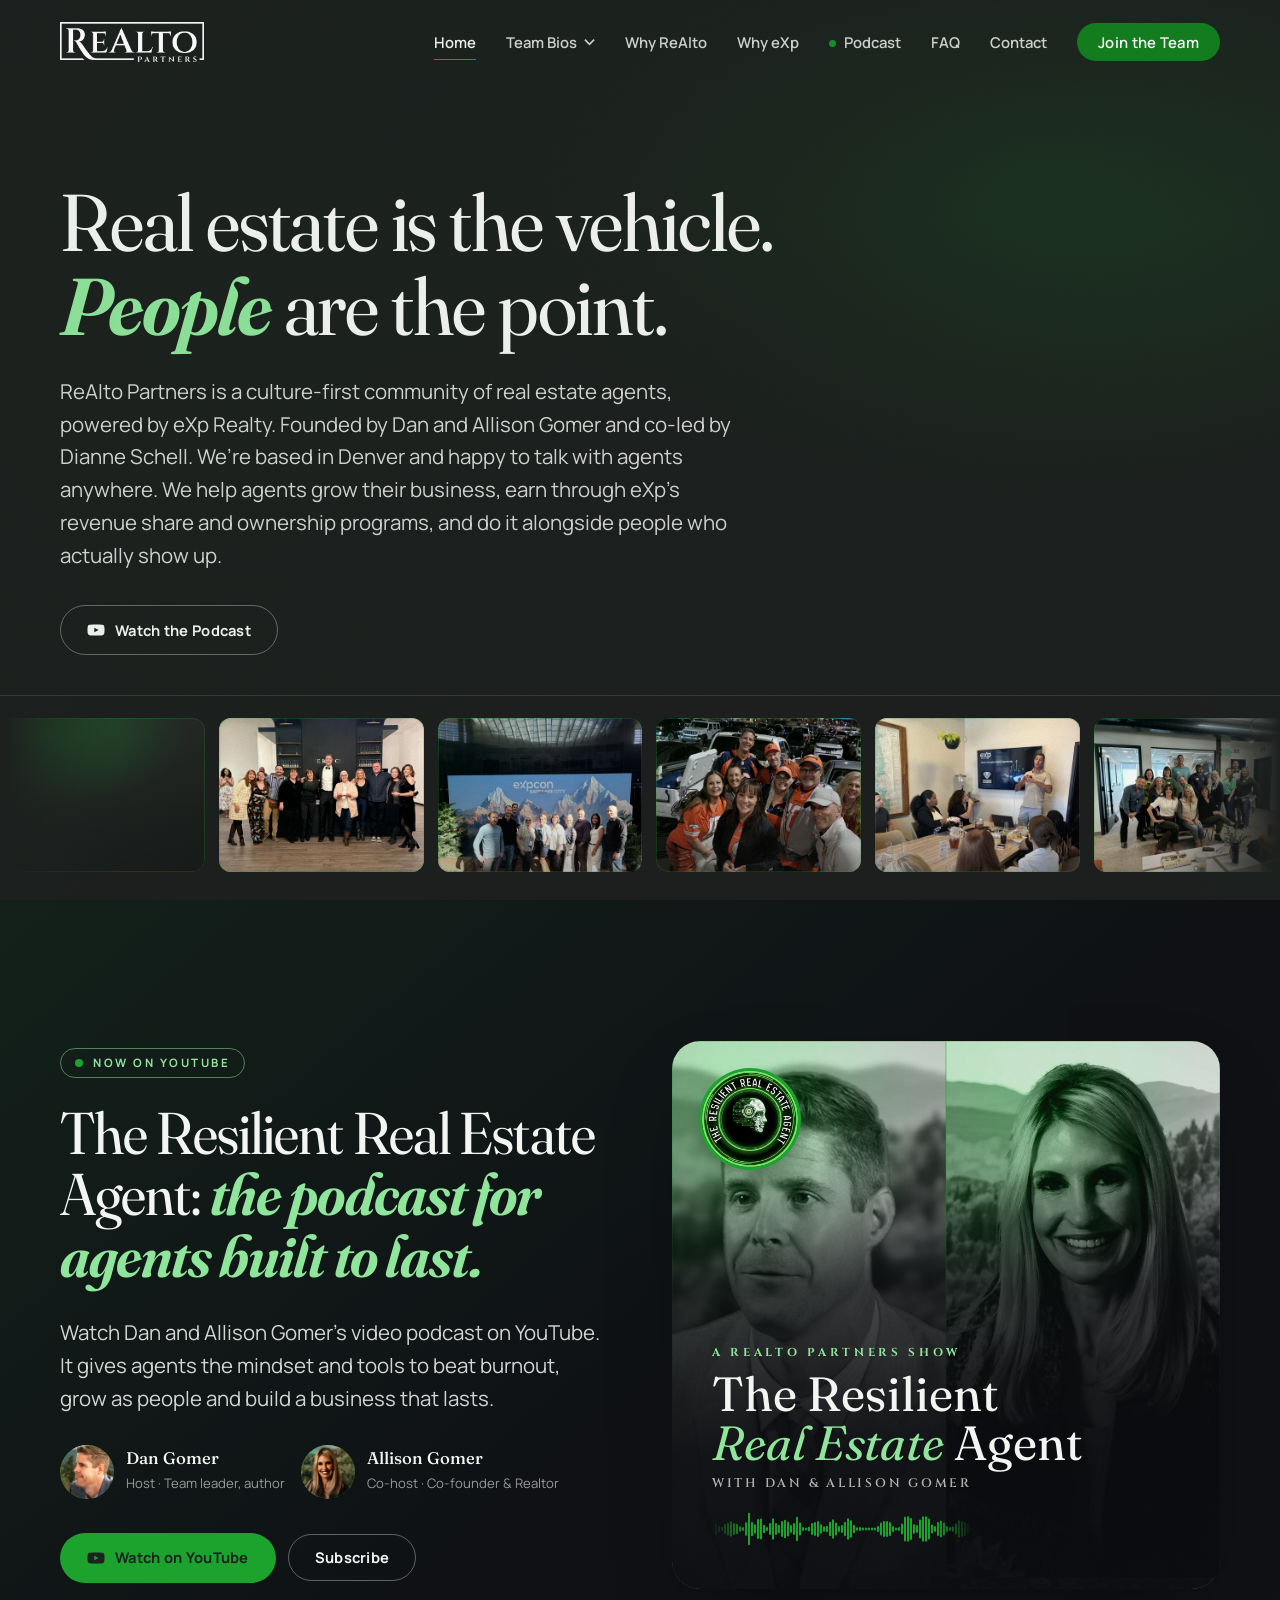
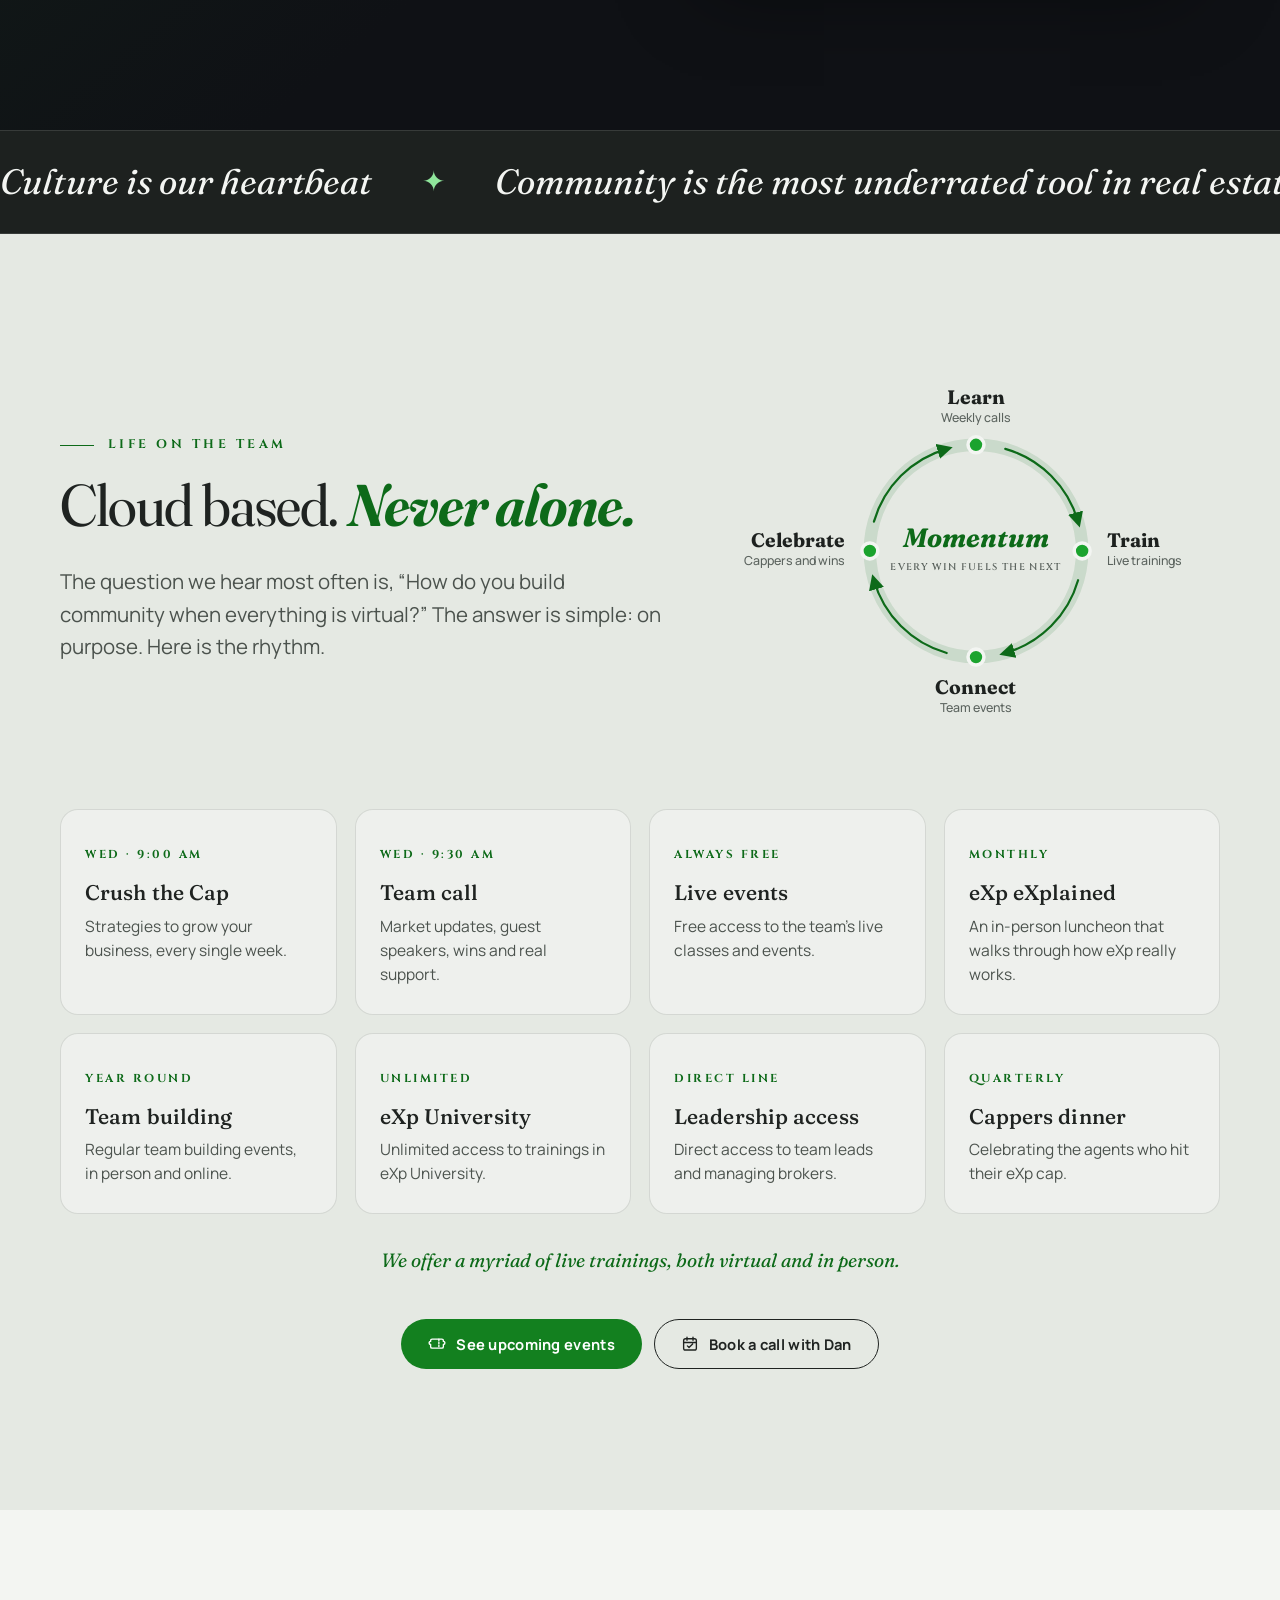
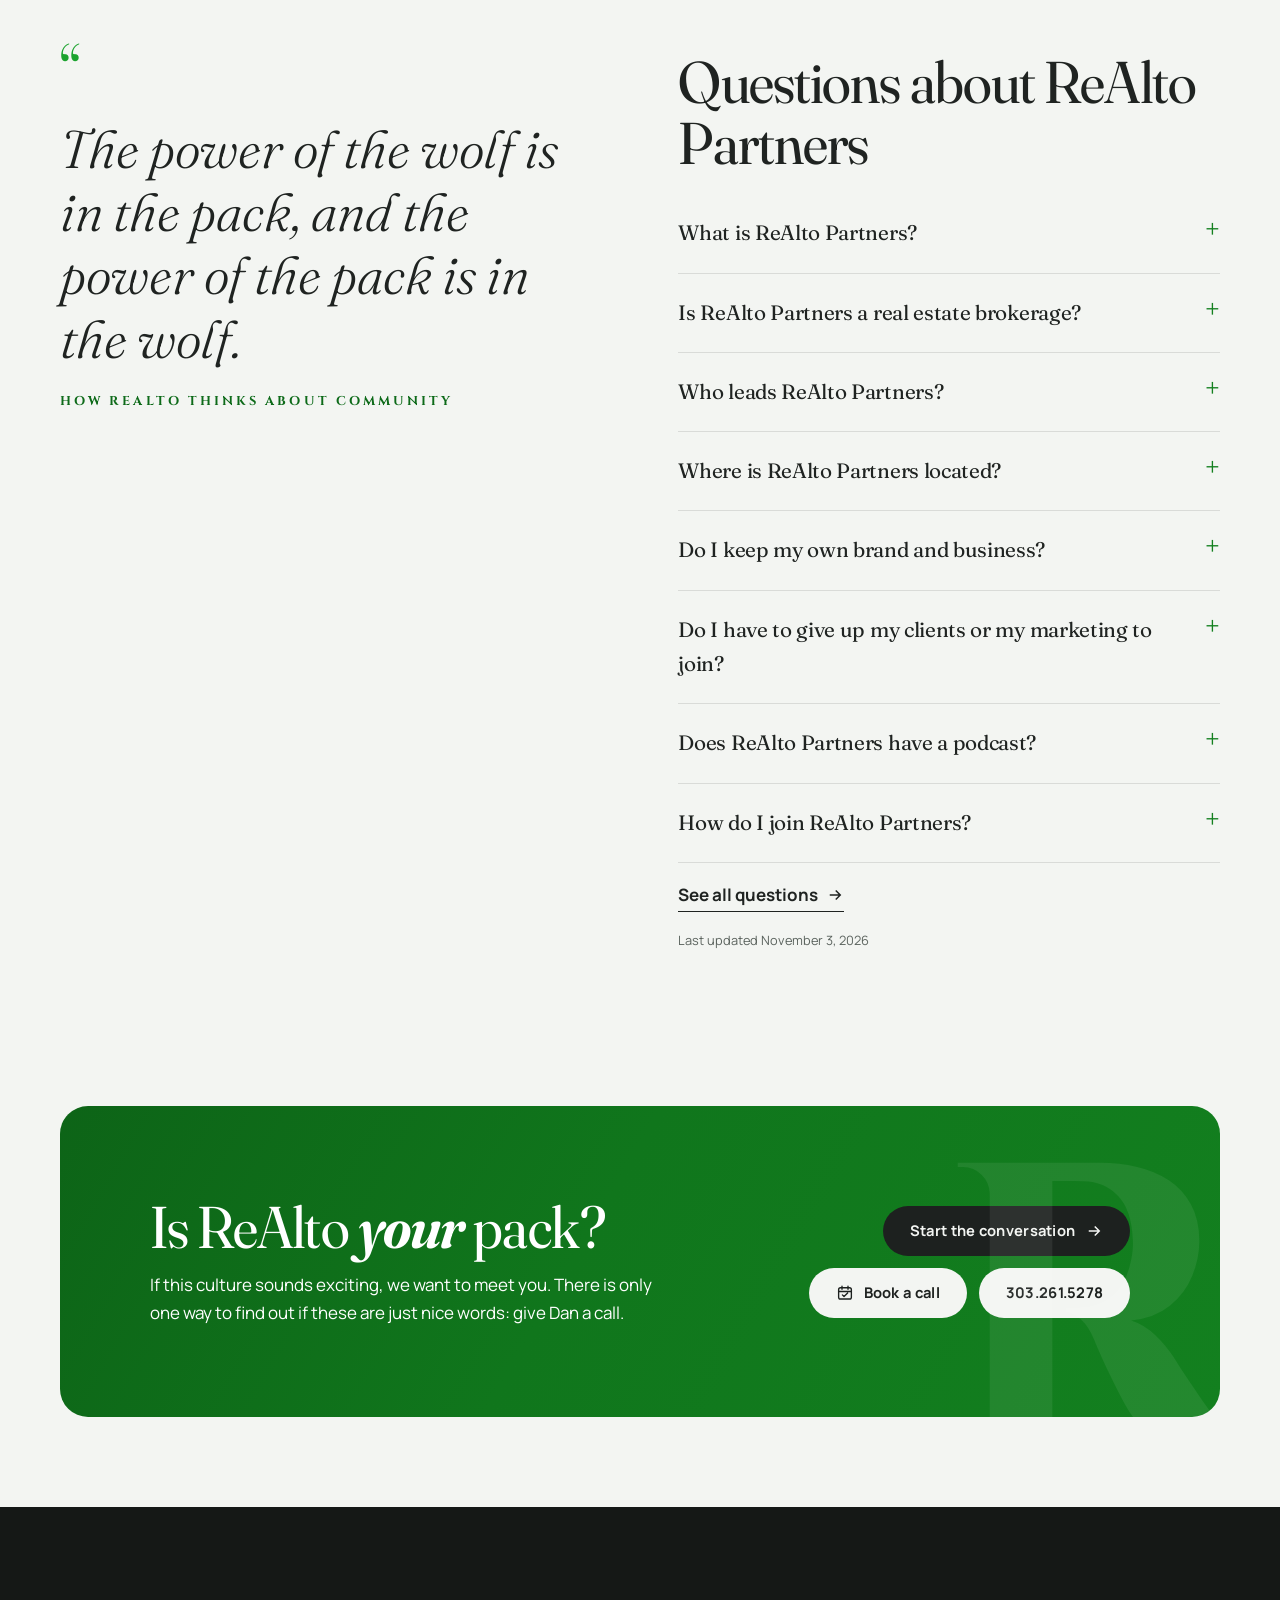
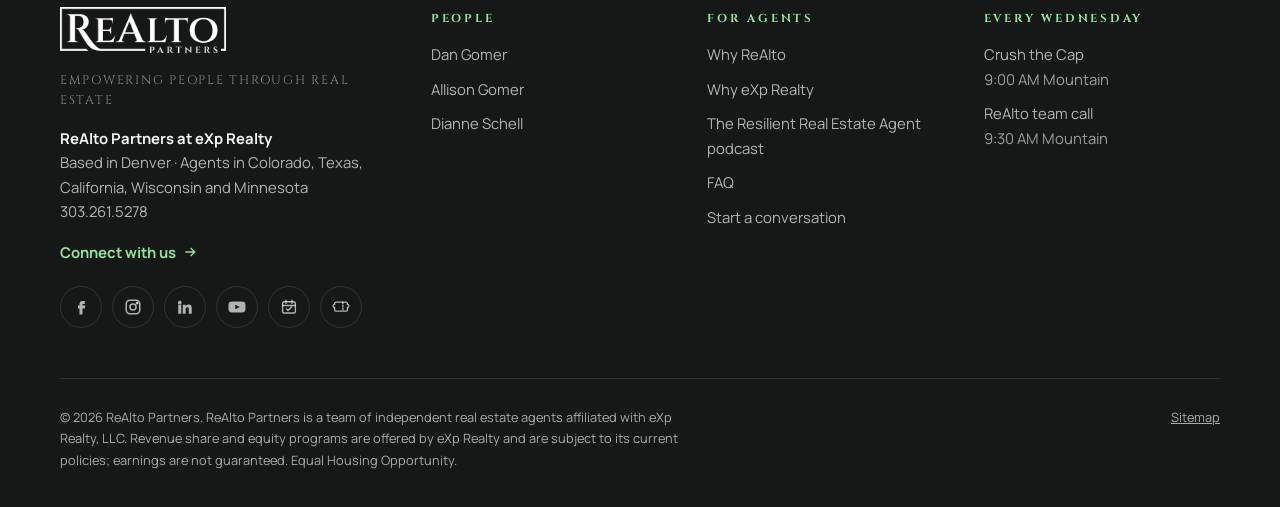
<file: realto-partners/index.html>
<!doctype html>
<html lang="en-US">
<head>
<meta charset="utf-8">
<!-- Google Tag Manager -->
<script async src="https://www.googletagmanager.com/gtm.js?id=GTM-K7P7275M"></script>
<script>
  window.dataLayer = window.dataLayer || [];
  function gtag(){dataLayer.push(arguments);}
  window.dataLayer.push({'gtm.start': new Date().getTime(), event: 'gtm.js'});
  gtag('js', new Date());
</script>
<!-- End Google Tag Manager -->
<meta name="viewport" content="width=device-width, initial-scale=1">
<title>ReAlto Partners | Powered by eXp Realty, Denver, Colorado</title>
<meta name="description" content="ReAlto Partners is a Denver-based team of agents powered by eXp Realty, open to agents anywhere. Grow your business, earn revenue share, build community.">
<meta name="robots" content="index, follow, max-image-preview:large">
<link rel="canonical" href="https://realtopartners.com/">
<meta property="og:site_name" content="ReAlto Partners">
<meta property="og:locale" content="en_US">
<meta property="og:type" content="website">
<meta property="og:title" content="ReAlto Partners | Powered by eXp Realty, Denver, Colorado">
<meta property="og:description" content="ReAlto Partners is a Denver-based team of agents powered by eXp Realty, open to agents anywhere. Grow your business, earn revenue share, build community.">
<meta property="og:url" content="https://realtopartners.com/">
<meta property="og:image" content="https://realtopartners.com/images/team-capitol.jpg">
<meta name="twitter:card" content="summary_large_image">
<meta name="twitter:title" content="ReAlto Partners | Powered by eXp Realty, Denver, Colorado">
<meta name="twitter:description" content="ReAlto Partners is a Denver-based team of agents powered by eXp Realty, open to agents anywhere. Grow your business, earn revenue share, build community.">
<meta name="twitter:image" content="https://realtopartners.com/images/team-capitol.jpg">
<meta name="geo.region" content="US-CO">
<meta name="geo.placename" content="Highlands Ranch, Colorado">
<meta name="theme-color" content="#1d211f">
<script>document.documentElement.classList.add("js")</script>
<link rel="icon" href="assets/favicon.svg" type="image/svg+xml">
<link rel="icon" href="images/favicon.png" type="image/png">
<link rel="alternate" type="text/plain" href="llms.txt" title="LLM summary">
<link rel="preconnect" href="https://fonts.googleapis.com">
<link rel="preconnect" href="https://fonts.gstatic.com" crossorigin>
<link href="https://fonts.googleapis.com/css2?family=Cinzel:wght@500;600;700&family=Fraunces:ital,opsz,wght@0,9..144,300..700;1,9..144,300..700&family=Manrope:wght@400;500;600;700;800&display=swap" rel="stylesheet">
<link rel="stylesheet" href="assets/css/styles.css">
<script type="application/ld+json">
{
 "@context": "https://schema.org",
 "@graph": [
  {
   "@type": "WebSite",
   "@id": "https://realtopartners.com/#website",
   "url": "https://realtopartners.com/",
   "name": "ReAlto Partners",
   "inLanguage": "en-US",
   "description": "ReAlto Partners is Dan Gomer's community of real estate agents at eXp Realty in Colorado.",
   "publisher": {
    "@id": "https://realtopartners.com/#organization"
   }
  },
  {
   "@type": "RealEstateAgent",
   "@id": "https://realtopartners.com/#organization",
   "name": "ReAlto Partners",
   "alternateName": [
    "ReAlto Partners at eXp Realty",
    "Realto Partners",
    "ReAlto"
   ],
   "slogan": "Empowering People Through Real Estate",
   "description": "ReAlto Partners is a culture-first group of real estate agents in the Denver metro area of Colorado, co-founded by Dan and Allison Gomer, who lead it with co-leader Dianne Schell. It operates under the eXp Realty umbrella: eXp Realty is the brokerage and parent company, and ReAlto Partners is a group within it. It helps agents grow their businesses, earn through eXp's revenue share and ownership programs, and build community through weekly calls, masterminds, training and in-person events.",
   "disambiguatingDescription": "A Denver-based real estate agent team powered by eXp Realty, founded by Dan and Allison Gomer. Not a private equity or investment firm.",
   "url": "https://realtopartners.com/",
   "logo": "https://realtopartners.com/images/logo.png",
   "image": "https://realtopartners.com/images/team-capitol.jpg",
   "telephone": "+1-303-261-5278",
   "address": {
    "@type": "PostalAddress",
    "addressLocality": "Highlands Ranch",
    "addressRegion": "CO",
    "addressCountry": "US"
   },
   "areaServed": [
    {
     "@type": "City",
     "name": "Denver",
     "containedInPlace": {
      "@type": "State",
      "name": "Colorado"
     }
    },
    {
     "@type": "City",
     "name": "Highlands Ranch",
     "containedInPlace": {
      "@type": "State",
      "name": "Colorado"
     }
    },
    {
     "@type": "City",
     "name": "Colorado Springs",
     "containedInPlace": {
      "@type": "State",
      "name": "Colorado"
     }
    },
    {
     "@type": "AdministrativeArea",
     "name": "Douglas County, Colorado"
    },
    {
     "@type": "State",
     "name": "Colorado"
    },
    {
     "@type": "State",
     "name": "Texas"
    },
    {
     "@type": "State",
     "name": "California"
    },
    {
     "@type": "State",
     "name": "Wisconsin"
    },
    {
     "@type": "State",
     "name": "Minnesota"
    }
   ],
   "founder": [
    {
     "@id": "https://realtopartners.com/dan-gomer.html#person"
    },
    {
     "@id": "https://realtopartners.com/allison-gomer.html#person"
    }
   ],
   "member": [
    {
     "@id": "https://realtopartners.com/dan-gomer.html#person"
    },
    {
     "@id": "https://realtopartners.com/allison-gomer.html#person"
    },
    {
     "@type": "Person",
     "@id": "https://realtopartners.com/dianne-schell.html#person",
     "name": "Dianne Schell",
     "jobTitle": "Co-leader, ReAlto Partners; Realtor",
     "url": "https://realtopartners.com/dianne-schell.html",
     "image": "https://realtopartners.com/images/dianne.jpg",
     "memberOf": {
      "@id": "https://realtopartners.com/#exp-realty"
     },
     "sameAs": [
      "https://www.linkedin.com/in/dianne-schell/",
      "https://www.facebook.com/dianneschellrealtor",
      "https://www.instagram.com/dianneschell_realtor"
     ],
     "worksFor": {
      "@id": "https://realtopartners.com/#organization"
     }
    }
   ],
   "parentOrganization": {
    "@type": "RealEstateAgent",
    "@id": "https://realtopartners.com/#exp-realty",
    "name": "eXp Realty",
    "url": "https://www.exprealty.com/",
    "sameAs": [
     "https://en.wikipedia.org/wiki/EXp_World_Holdings"
    ]
   },
   "knowsAbout": [
    "Real estate careers",
    "eXp Realty revenue share",
    "Agent equity",
    "Real estate team building",
    "Lead generation",
    "Real estate coaching",
    "Buying and selling homes in Colorado"
   ],
   "sameAs": [
    "https://www.facebook.com/ReAltoPartners",
    "https://www.instagram.com/realto_partners/",
    "https://www.linkedin.com/company/realto-partners/",
    "https://www.dangomer.com/",
    "https://www.youtube.com/@theresilientrealestateagent"
   ]
  },
  {
   "@type": "Person",
   "@id": "https://realtopartners.com/dan-gomer.html#person",
   "name": "Dan Gomer",
   "givenName": "Dan",
   "familyName": "Gomer",
   "jobTitle": "Co-founder and Team Leader, ReAlto Partners",
   "description": "Dan Gomer is a Colorado real estate team leader at eXp Realty, co-founder of ReAlto Partners, host of The Resilient Real Estate Agent podcast on YouTube, and a former middle school science teacher and basketball coach who began in real estate by flipping houses in Denver.",
   "url": "https://realtopartners.com/dan-gomer.html",
   "image": "https://realtopartners.com/images/dan-about.jpg",
   "worksFor": {
    "@id": "https://realtopartners.com/#organization"
   },
   "memberOf": {
    "@id": "https://realtopartners.com/#exp-realty"
   },
   "affiliation": {
    "@id": "https://realtopartners.com/#exp-realty"
   },
   "spouse": {
    "@id": "https://realtopartners.com/allison-gomer.html#person"
   },
   "homeLocation": {
    "@type": "Place",
    "name": "Highlands Ranch, Colorado"
   },
   "knowsAbout": [
    "Real estate team leadership",
    "eXp Realty",
    "Real estate investing",
    "Sphere marketing",
    "Mindset",
    "Public speaking"
   ],
   "sameAs": [
    "https://www.dangomer.com/",
    "https://www.youtube.com/@theresilientrealestateagent",
    "https://www.youtube.com/channel/UCsfOEfe5zPbju0cti-AUzNQ",
    "https://www.eventbrite.com/o/dan-gomer-50128640253",
    "https://www.linkedin.com/in/dan-gomer-62221551/",
    "https://www.instagram.com/dangomer_/",
    "https://www.instagram.com/realto_partners/"
   ]
  },
  {
   "@type": "Person",
   "@id": "https://realtopartners.com/allison-gomer.html#person",
   "name": "Allison Gomer",
   "givenName": "Allison",
   "familyName": "Gomer",
   "jobTitle": "Co-founder of ReAlto Partners; Realtor with eXp Realty",
   "description": "Allison Gomer is a Colorado Realtor and co-founder of ReAlto Partners, a group within eXp Realty, Dan Gomer's wife, and co-host of The Resilient Real Estate Agent podcast. She is known for a calm, people-first approach and a focus on wellbeing and connection inside the team.",
   "url": "https://realtopartners.com/allison-gomer.html",
   "image": "https://realtopartners.com/images/allison.jpg",
   "worksFor": {
    "@id": "https://realtopartners.com/#organization"
   },
   "memberOf": {
    "@id": "https://realtopartners.com/#exp-realty"
   },
   "affiliation": {
    "@id": "https://realtopartners.com/#exp-realty"
   },
   "spouse": {
    "@id": "https://realtopartners.com/dan-gomer.html#person"
   },
   "hasOccupation": {
    "@type": "Occupation",
    "name": "Real estate agent"
   },
   "knowsAbout": [
    "Buying and selling homes in Colorado",
    "Real estate",
    "Team culture",
    "Mindset and resilience",
    "Mindfulness"
   ],
   "sameAs": [
    "https://www.youtube.com/@theresilientrealestateagent"
   ]
  },
  {
   "@type": "WebPage",
   "@id": "https://realtopartners.com/#webpage",
   "url": "https://realtopartners.com/",
   "name": "ReAlto Partners | Powered by eXp Realty, Denver, Colorado",
   "description": "ReAlto Partners is a Denver-based team of agents powered by eXp Realty, open to agents anywhere. Grow your business, earn revenue share, build community.",
   "isPartOf": {
    "@id": "https://realtopartners.com/#website"
   },
   "inLanguage": "en-US",
   "dateModified": "2026-11-03",
   "primaryImageOfPage": {
    "@type": "ImageObject",
    "url": "https://realtopartners.com/images/team-capitol.jpg"
   },
   "about": {
    "@id": "https://realtopartners.com/#organization"
   }
  },
  {
   "@type": "PodcastSeries",
   "@id": "https://realtopartners.com/podcast.html#podcast",
   "name": "The Resilient Real Estate Agent",
   "alternateName": "The Resilient Real Estate Agent Podcast",
   "description": "The Resilient Real Estate Agent is a video podcast on YouTube hosted by Dan Gomer with co-host Allison Gomer. It helps real estate agents overcome burnout, grow personally and build a business that lasts.",
   "url": "https://realtopartners.com/podcast.html",
   "sameAs": [
    "https://www.youtube.com/@theresilientrealestateagent",
    "https://www.youtube.com/channel/UCsfOEfe5zPbju0cti-AUzNQ"
   ],
   "inLanguage": "en-US",
   "author": [
    {
     "@id": "https://realtopartners.com/dan-gomer.html#person"
    },
    {
     "@id": "https://realtopartners.com/allison-gomer.html#person"
    }
   ],
   "publisher": {
    "@id": "https://realtopartners.com/#organization"
   },
   "genre": [
    "Real estate",
    "Business",
    "Personal development",
    "Mindset"
   ],
   "image": "https://realtopartners.com/images/podcast-cover.jpg"
  }
 ]
}
</script>
</head>
<body>
<a class="skip" href="#main">Skip to content</a>
<header class="site-header">
  <div class="wrap">
    <a class="brand" href="index.html" aria-label="ReAlto Partners home">
      <img src="images/logo-white.png" alt="ReAlto Partners" width="900" height="250">
    </a>
    <button class="nav-toggle" aria-label="Menu" aria-expanded="false" aria-controls="site-nav"><span></span><span></span><span></span></button>
    <nav class="nav" id="site-nav" aria-label="Main">
      <a href="index.html" aria-current="page">Home</a><div class="nav-group"><button class="nav-drop" type="button" aria-expanded="false" aria-controls="team-menu">Team Bios<svg viewBox="0 0 12 8" aria-hidden="true"><path d="M1 1.5l5 5 5-5" fill="none" stroke="currentColor" stroke-width="1.8"/></svg></button><div class="nav-menu" id="team-menu"><a href="dan-gomer.html"><b>Dan Gomer</b><span>Co-founder</span></a><a href="allison-gomer.html"><b>Allison Gomer</b><span>Co-founder</span></a><a href="dianne-schell.html"><b>Dianne Schell</b><span>Co-leader</span></a></div></div><a href="join-exp-realty-team.html">Why ReAlto</a><a href="why-exp-realty.html">Why eXp</a><a href="podcast.html"><span class="live-dot" aria-hidden="true"></span>Podcast</a><a href="faq.html">FAQ</a><a href="contact.html">Contact</a><a class="btn btn-brass" href="join-exp-realty-team.html#apply">Join the Team</a>
    </nav>
  </div>
</header>
<main id="main">

<section class="hero-team dark" aria-labelledby="hero-h">
  <div class="hero-slides" aria-hidden="true">
    <picture><source media="(max-width: 640px)" srcset="images/team-j-phone-480.jpg 480w, images/team-j-phone.jpg 825w" sizes="60vw"><source media="(max-width: 1024px)" srcset="images/team-j-tablet-960.jpg 960w, images/team-j-tablet.jpg 1467w" sizes="60vw"><img data-optional src="images/team-j.jpg" alt="" width="2200" height="1467" fetchpriority="high" srcset="images/team-j-480.jpg 480w, images/team-j-960.jpg 960w, images/team-j.jpg 2200w" sizes="(max-width: 760px) 60vw, 100vw"></picture>
    <picture><source media="(max-width: 640px)" srcset="images/team-a-phone-480.jpg 480w, images/team-a-phone.jpg 675w" sizes="60vw"><source media="(max-width: 1024px)" srcset="images/team-a-tablet-960.jpg 960w, images/team-a-tablet.jpg 1200w" sizes="60vw"><img data-optional src="images/team-a.jpg" alt="" width="1800" height="1200" srcset="images/team-a-480.jpg 480w, images/team-a-960.jpg 960w, images/team-a.jpg 1800w" sizes="(max-width: 760px) 60vw, 100vw"></picture>
    <picture><source media="(max-width: 640px)" srcset="images/team-capitol-phone.jpg 401w" sizes="60vw"><source media="(max-width: 1024px)" srcset="images/team-capitol-tablet.jpg 713w" sizes="60vw"><img data-optional src="images/team-capitol.jpg" alt="" width="1074" height="713" srcset="images/team-capitol-480.jpg 480w, images/team-capitol.jpg 1074w" sizes="(max-width: 760px) 60vw, 100vw"></picture>
  </div>
  <div class="hero-shade" aria-hidden="true"></div>
  <div class="wrap hero-inner">
    <h1 id="hero-h" class="reveal">Real estate is the vehicle. <em>People</em> are the point.</h1>
    <p class="lede reveal d1">ReAlto Partners is a culture-first community of real estate agents, powered by eXp Realty. Founded by Dan and Allison Gomer and co-led by Dianne Schell. We&rsquo;re based in Denver and happy to talk with agents anywhere. We help agents grow their business, earn through eXp&rsquo;s revenue share and ownership programs, and do it alongside people who actually show up.</p>
    <div class="hero-actions reveal d2">
      <a class="btn btn-ghost" data-link="podcastYouTube" href="https://www.youtube.com/@theresilientrealestateagent"><svg viewBox="0 0 24 24" fill="currentColor" aria-hidden="true"><path d="M23 7.2a3 3 0 0 0-2.1-2.1C19 4.6 12 4.6 12 4.6s-7 0-8.9.5A3 3 0 0 0 1 7.2 31 31 0 0 0 .6 12 31 31 0 0 0 1 16.8a3 3 0 0 0 2.1 2.1c1.9.5 8.9.5 8.9.5s7 0 8.9-.5a3 3 0 0 0 2.1-2.1 31 31 0 0 0 .4-4.8 31 31 0 0 0-.4-4.8zM9.7 15.1V8.9l5.8 3.1z"/></svg> Watch the Podcast</a>
    </div>
  </div>
  <div class="pack-strip" role="img" aria-label="Photos of ReAlto Partners agents at team events">
    <div class="pack-track">
      <button type="button" class="pack-btn" data-lb-group="pack" data-lb-index="0" data-lb-src="images/team-j.jpg" data-lb-caption="The ReAlto Partners team at Denver Union Station" aria-label="View photo 1 of 17: The ReAlto Partners team at Denver Union Station"><div class="photo pack-frame" data-label=""><img data-thumb src="images/team-j.jpg" alt="The ReAlto Partners team at Denver Union Station" width="480" height="360" loading="lazy" decoding="async" srcset="images/team-j-480.jpg 480w, images/team-j-960.jpg 960w, images/team-j.jpg 2200w" sizes="240px"></div></button><button type="button" class="pack-btn" data-lb-group="pack" data-lb-index="1" data-lb-src="images/event-01.jpg" data-lb-caption="ReAlto Partners agents at a team celebration" aria-label="View photo 2 of 17: ReAlto Partners agents at a team celebration"><div class="photo pack-frame" data-label=""><img data-thumb src="images/event-01.jpg" alt="ReAlto Partners agents at a team celebration" width="480" height="360" loading="lazy" decoding="async" srcset="images/event-01-480.jpg 480w, images/event-01-960.jpg 960w, images/event-01.jpg 1600w" sizes="240px"></div></button><button type="button" class="pack-btn" data-lb-group="pack" data-lb-index="2" data-lb-src="images/event-11.jpg" data-lb-caption="The ReAlto Partners crew at eXpCon Salt Lake City" aria-label="View photo 3 of 17: The ReAlto Partners crew at eXpCon Salt Lake City"><div class="photo pack-frame" data-label=""><img data-thumb src="images/event-11.jpg" alt="The ReAlto Partners crew at eXpCon Salt Lake City" width="480" height="360" loading="lazy" decoding="async" srcset="images/event-11-480.jpg 480w, images/event-11-960.jpg 960w, images/event-11.jpg 1600w" sizes="240px"></div></button><button type="button" class="pack-btn" data-lb-group="pack" data-lb-index="3" data-lb-src="images/event-04.jpg" data-lb-caption="Tailgating together before a Broncos game" aria-label="View photo 4 of 17: Tailgating together before a Broncos game"><div class="photo pack-frame" data-label=""><img data-thumb src="images/event-04.jpg" alt="Tailgating together before a Broncos game" width="480" height="360" loading="lazy" decoding="async" srcset="images/event-04-480.jpg 480w, images/event-04-960.jpg 960w, images/event-04.jpg 1600w" sizes="240px"></div></button><button type="button" class="pack-btn" data-lb-group="pack" data-lb-index="4" data-lb-src="images/event-05.jpg" data-lb-caption="A live training with the ReAlto Partners team" aria-label="View photo 5 of 17: A live training with the ReAlto Partners team"><div class="photo pack-frame" data-label=""><img data-thumb src="images/event-05.jpg" alt="A live training with the ReAlto Partners team" width="480" height="360" loading="lazy" decoding="async" srcset="images/event-05-480.jpg 480w, images/event-05-960.jpg 960w, images/event-05.jpg 1600w" sizes="240px"></div></button><button type="button" class="pack-btn" data-lb-group="pack" data-lb-index="5" data-lb-src="images/event-03.jpg" data-lb-caption="A team meetup at the office" aria-label="View photo 6 of 17: A team meetup at the office"><div class="photo pack-frame" data-label=""><img data-thumb src="images/event-03.jpg" alt="A team meetup at the office" width="480" height="360" loading="lazy" decoding="async" srcset="images/event-03-480.jpg 480w, images/event-03-960.jpg 960w, images/event-03.jpg 1600w" sizes="240px"></div></button><button type="button" class="pack-btn" data-lb-group="pack" data-lb-index="6" data-lb-src="images/event-08.jpg" data-lb-caption="ReAlto Partners agents at a team event" aria-label="View photo 7 of 17: ReAlto Partners agents at a team event"><div class="photo pack-frame" data-label=""><img data-thumb src="images/event-08.jpg" alt="ReAlto Partners agents at a team event" width="480" height="360" loading="lazy" decoding="async" srcset="images/event-08-480.jpg 480w, images/event-08-960.jpg 960w, images/event-08.jpg 1600w" sizes="240px"></div></button><button type="button" class="pack-btn" data-lb-group="pack" data-lb-index="7" data-lb-src="images/team-capitol.jpg" data-lb-caption="ReAlto Partners agents at the Colorado State Capitol" aria-label="View photo 8 of 17: ReAlto Partners agents at the Colorado State Capitol"><div class="photo pack-frame" data-label=""><img data-thumb src="images/team-capitol.jpg" alt="ReAlto Partners agents at the Colorado State Capitol" width="480" height="360" loading="lazy" decoding="async" srcset="images/team-capitol-480.jpg 480w, images/team-capitol.jpg 1074w" sizes="240px"></div></button><button type="button" class="pack-btn" data-lb-group="pack" data-lb-index="8" data-lb-src="images/event-02.jpg" data-lb-caption="ReAlto Partners agents out together after an event" aria-label="View photo 9 of 17: ReAlto Partners agents out together after an event"><div class="photo pack-frame" data-label=""><img data-thumb src="images/event-02.jpg" alt="ReAlto Partners agents out together after an event" width="480" height="360" loading="lazy" decoding="async" srcset="images/event-02-480.jpg 480w, images/event-02-960.jpg 960w, images/event-02.jpg 1600w" sizes="240px"></div></button><button type="button" class="pack-btn" data-lb-group="pack" data-lb-index="9" data-lb-src="images/event-06.jpg" data-lb-caption="ReAlto Partners agents at a team event" aria-label="View photo 10 of 17: ReAlto Partners agents at a team event"><div class="photo pack-frame" data-label=""><img data-thumb src="images/event-06.jpg" alt="ReAlto Partners agents at a team event" width="480" height="360" loading="lazy" decoding="async" srcset="images/event-06-480.jpg 480w, images/event-06-960.jpg 960w, images/event-06.jpg 1600w" sizes="240px"></div></button><button type="button" class="pack-btn" data-lb-group="pack" data-lb-index="10" data-lb-src="images/event-12.jpg" data-lb-caption="The ReAlto Partners team together outside" aria-label="View photo 11 of 17: The ReAlto Partners team together outside"><div class="photo pack-frame" data-label=""><img data-thumb src="images/event-12.jpg" alt="The ReAlto Partners team together outside" width="480" height="360" loading="lazy" decoding="async" srcset="images/event-12-480.jpg 480w, images/event-12-960.jpg 960w, images/event-12.jpg 1600w" sizes="240px"></div></button><button type="button" class="pack-btn" data-lb-group="pack" data-lb-index="11" data-lb-src="images/event-09.jpg" data-lb-caption="ReAlto Partners agents together at an event" aria-label="View photo 12 of 17: ReAlto Partners agents together at an event"><div class="photo pack-frame" data-label=""><img data-thumb src="images/event-09.jpg" alt="ReAlto Partners agents together at an event" width="480" height="360" loading="lazy" decoding="async" srcset="images/event-09-480.jpg 480w, images/event-09-960.jpg 960w, images/event-09.jpg 1600w" sizes="240px"></div></button><button type="button" class="pack-btn" data-lb-group="pack" data-lb-index="12" data-lb-src="images/event-10.jpg" data-lb-caption="ReAlto Partners agents at a conference" aria-label="View photo 13 of 17: ReAlto Partners agents at a conference"><div class="photo pack-frame" data-label=""><img data-thumb src="images/event-10.jpg" alt="ReAlto Partners agents at a conference" width="480" height="360" loading="lazy" decoding="async" srcset="images/event-10-480.jpg 480w, images/event-10-960.jpg 960w, images/event-10.jpg 1600w" sizes="240px"></div></button><button type="button" class="pack-btn" data-lb-group="pack" data-lb-index="13" data-lb-src="images/event-07.jpg" data-lb-caption="Two ReAlto Partners agents at a team event" aria-label="View photo 14 of 17: Two ReAlto Partners agents at a team event"><div class="photo pack-frame" data-label=""><img data-thumb src="images/event-07.jpg" alt="Two ReAlto Partners agents at a team event" width="480" height="360" loading="lazy" decoding="async" srcset="images/event-07-480.jpg 480w, images/event-07-960.jpg 960w, images/event-07.jpg 1600w" sizes="240px"></div></button><button type="button" class="pack-btn" data-lb-group="pack" data-lb-index="14" data-lb-src="images/event-14.jpg" data-lb-caption="ReAlto Partners agents at a home tour" aria-label="View photo 15 of 17: ReAlto Partners agents at a home tour"><div class="photo pack-frame" data-label=""><img data-thumb src="images/event-14.jpg" alt="ReAlto Partners agents at a home tour" width="480" height="360" loading="lazy" decoding="async" srcset="images/event-14-480.jpg 480w, images/event-14-960.jpg 960w, images/event-14.jpg 1600w" sizes="240px"></div></button><button type="button" class="pack-btn" data-lb-group="pack" data-lb-index="15" data-lb-src="images/event-13.jpg" data-lb-caption="ReAlto Partners agents traveling together" aria-label="View photo 16 of 17: ReAlto Partners agents traveling together"><div class="photo pack-frame" data-label=""><img data-thumb src="images/event-13.jpg" alt="ReAlto Partners agents traveling together" width="480" height="360" loading="lazy" decoding="async" srcset="images/event-13-480.jpg 480w, images/event-13-960.jpg 960w, images/event-13.jpg 1600w" sizes="240px"></div></button><button type="button" class="pack-btn" data-lb-group="pack" data-lb-index="16" data-lb-src="images/team-a.jpg" data-lb-caption="ReAlto Partners at Denver Union Station" aria-label="View photo 17 of 17: ReAlto Partners at Denver Union Station"><div class="photo pack-frame" data-label=""><img data-thumb src="images/team-a.jpg" alt="ReAlto Partners at Denver Union Station" width="480" height="360" loading="lazy" decoding="async" srcset="images/team-a-480.jpg 480w, images/team-a-960.jpg 960w, images/team-a.jpg 1800w" sizes="240px"></div></button><button type="button" class="pack-btn" data-lb-group="pack" data-lb-index="0" data-lb-src="images/team-j.jpg" data-lb-caption="The ReAlto Partners team at Denver Union Station" tabindex="-1" aria-hidden="true"><div class="photo pack-frame" data-label=""><img data-thumb src="images/team-j.jpg" alt="The ReAlto Partners team at Denver Union Station" width="480" height="360" loading="lazy" decoding="async" srcset="images/team-j-480.jpg 480w, images/team-j-960.jpg 960w, images/team-j.jpg 2200w" sizes="240px"></div></button><button type="button" class="pack-btn" data-lb-group="pack" data-lb-index="1" data-lb-src="images/event-01.jpg" data-lb-caption="ReAlto Partners agents at a team celebration" tabindex="-1" aria-hidden="true"><div class="photo pack-frame" data-label=""><img data-thumb src="images/event-01.jpg" alt="ReAlto Partners agents at a team celebration" width="480" height="360" loading="lazy" decoding="async" srcset="images/event-01-480.jpg 480w, images/event-01-960.jpg 960w, images/event-01.jpg 1600w" sizes="240px"></div></button><button type="button" class="pack-btn" data-lb-group="pack" data-lb-index="2" data-lb-src="images/event-11.jpg" data-lb-caption="The ReAlto Partners crew at eXpCon Salt Lake City" tabindex="-1" aria-hidden="true"><div class="photo pack-frame" data-label=""><img data-thumb src="images/event-11.jpg" alt="The ReAlto Partners crew at eXpCon Salt Lake City" width="480" height="360" loading="lazy" decoding="async" srcset="images/event-11-480.jpg 480w, images/event-11-960.jpg 960w, images/event-11.jpg 1600w" sizes="240px"></div></button><button type="button" class="pack-btn" data-lb-group="pack" data-lb-index="3" data-lb-src="images/event-04.jpg" data-lb-caption="Tailgating together before a Broncos game" tabindex="-1" aria-hidden="true"><div class="photo pack-frame" data-label=""><img data-thumb src="images/event-04.jpg" alt="Tailgating together before a Broncos game" width="480" height="360" loading="lazy" decoding="async" srcset="images/event-04-480.jpg 480w, images/event-04-960.jpg 960w, images/event-04.jpg 1600w" sizes="240px"></div></button><button type="button" class="pack-btn" data-lb-group="pack" data-lb-index="4" data-lb-src="images/event-05.jpg" data-lb-caption="A live training with the ReAlto Partners team" tabindex="-1" aria-hidden="true"><div class="photo pack-frame" data-label=""><img data-thumb src="images/event-05.jpg" alt="A live training with the ReAlto Partners team" width="480" height="360" loading="lazy" decoding="async" srcset="images/event-05-480.jpg 480w, images/event-05-960.jpg 960w, images/event-05.jpg 1600w" sizes="240px"></div></button><button type="button" class="pack-btn" data-lb-group="pack" data-lb-index="5" data-lb-src="images/event-03.jpg" data-lb-caption="A team meetup at the office" tabindex="-1" aria-hidden="true"><div class="photo pack-frame" data-label=""><img data-thumb src="images/event-03.jpg" alt="A team meetup at the office" width="480" height="360" loading="lazy" decoding="async" srcset="images/event-03-480.jpg 480w, images/event-03-960.jpg 960w, images/event-03.jpg 1600w" sizes="240px"></div></button><button type="button" class="pack-btn" data-lb-group="pack" data-lb-index="6" data-lb-src="images/event-08.jpg" data-lb-caption="ReAlto Partners agents at a team event" tabindex="-1" aria-hidden="true"><div class="photo pack-frame" data-label=""><img data-thumb src="images/event-08.jpg" alt="ReAlto Partners agents at a team event" width="480" height="360" loading="lazy" decoding="async" srcset="images/event-08-480.jpg 480w, images/event-08-960.jpg 960w, images/event-08.jpg 1600w" sizes="240px"></div></button><button type="button" class="pack-btn" data-lb-group="pack" data-lb-index="7" data-lb-src="images/team-capitol.jpg" data-lb-caption="ReAlto Partners agents at the Colorado State Capitol" tabindex="-1" aria-hidden="true"><div class="photo pack-frame" data-label=""><img data-thumb src="images/team-capitol.jpg" alt="ReAlto Partners agents at the Colorado State Capitol" width="480" height="360" loading="lazy" decoding="async" srcset="images/team-capitol-480.jpg 480w, images/team-capitol.jpg 1074w" sizes="240px"></div></button><button type="button" class="pack-btn" data-lb-group="pack" data-lb-index="8" data-lb-src="images/event-02.jpg" data-lb-caption="ReAlto Partners agents out together after an event" tabindex="-1" aria-hidden="true"><div class="photo pack-frame" data-label=""><img data-thumb src="images/event-02.jpg" alt="ReAlto Partners agents out together after an event" width="480" height="360" loading="lazy" decoding="async" srcset="images/event-02-480.jpg 480w, images/event-02-960.jpg 960w, images/event-02.jpg 1600w" sizes="240px"></div></button><button type="button" class="pack-btn" data-lb-group="pack" data-lb-index="9" data-lb-src="images/event-06.jpg" data-lb-caption="ReAlto Partners agents at a team event" tabindex="-1" aria-hidden="true"><div class="photo pack-frame" data-label=""><img data-thumb src="images/event-06.jpg" alt="ReAlto Partners agents at a team event" width="480" height="360" loading="lazy" decoding="async" srcset="images/event-06-480.jpg 480w, images/event-06-960.jpg 960w, images/event-06.jpg 1600w" sizes="240px"></div></button><button type="button" class="pack-btn" data-lb-group="pack" data-lb-index="10" data-lb-src="images/event-12.jpg" data-lb-caption="The ReAlto Partners team together outside" tabindex="-1" aria-hidden="true"><div class="photo pack-frame" data-label=""><img data-thumb src="images/event-12.jpg" alt="The ReAlto Partners team together outside" width="480" height="360" loading="lazy" decoding="async" srcset="images/event-12-480.jpg 480w, images/event-12-960.jpg 960w, images/event-12.jpg 1600w" sizes="240px"></div></button><button type="button" class="pack-btn" data-lb-group="pack" data-lb-index="11" data-lb-src="images/event-09.jpg" data-lb-caption="ReAlto Partners agents together at an event" tabindex="-1" aria-hidden="true"><div class="photo pack-frame" data-label=""><img data-thumb src="images/event-09.jpg" alt="ReAlto Partners agents together at an event" width="480" height="360" loading="lazy" decoding="async" srcset="images/event-09-480.jpg 480w, images/event-09-960.jpg 960w, images/event-09.jpg 1600w" sizes="240px"></div></button><button type="button" class="pack-btn" data-lb-group="pack" data-lb-index="12" data-lb-src="images/event-10.jpg" data-lb-caption="ReAlto Partners agents at a conference" tabindex="-1" aria-hidden="true"><div class="photo pack-frame" data-label=""><img data-thumb src="images/event-10.jpg" alt="ReAlto Partners agents at a conference" width="480" height="360" loading="lazy" decoding="async" srcset="images/event-10-480.jpg 480w, images/event-10-960.jpg 960w, images/event-10.jpg 1600w" sizes="240px"></div></button><button type="button" class="pack-btn" data-lb-group="pack" data-lb-index="13" data-lb-src="images/event-07.jpg" data-lb-caption="Two ReAlto Partners agents at a team event" tabindex="-1" aria-hidden="true"><div class="photo pack-frame" data-label=""><img data-thumb src="images/event-07.jpg" alt="Two ReAlto Partners agents at a team event" width="480" height="360" loading="lazy" decoding="async" srcset="images/event-07-480.jpg 480w, images/event-07-960.jpg 960w, images/event-07.jpg 1600w" sizes="240px"></div></button><button type="button" class="pack-btn" data-lb-group="pack" data-lb-index="14" data-lb-src="images/event-14.jpg" data-lb-caption="ReAlto Partners agents at a home tour" tabindex="-1" aria-hidden="true"><div class="photo pack-frame" data-label=""><img data-thumb src="images/event-14.jpg" alt="ReAlto Partners agents at a home tour" width="480" height="360" loading="lazy" decoding="async" srcset="images/event-14-480.jpg 480w, images/event-14-960.jpg 960w, images/event-14.jpg 1600w" sizes="240px"></div></button><button type="button" class="pack-btn" data-lb-group="pack" data-lb-index="15" data-lb-src="images/event-13.jpg" data-lb-caption="ReAlto Partners agents traveling together" tabindex="-1" aria-hidden="true"><div class="photo pack-frame" data-label=""><img data-thumb src="images/event-13.jpg" alt="ReAlto Partners agents traveling together" width="480" height="360" loading="lazy" decoding="async" srcset="images/event-13-480.jpg 480w, images/event-13-960.jpg 960w, images/event-13.jpg 1600w" sizes="240px"></div></button><button type="button" class="pack-btn" data-lb-group="pack" data-lb-index="16" data-lb-src="images/team-a.jpg" data-lb-caption="ReAlto Partners at Denver Union Station" tabindex="-1" aria-hidden="true"><div class="photo pack-frame" data-label=""><img data-thumb src="images/team-a.jpg" alt="ReAlto Partners at Denver Union Station" width="480" height="360" loading="lazy" decoding="async" srcset="images/team-a-480.jpg 480w, images/team-a-960.jpg 960w, images/team-a.jpg 1800w" sizes="240px"></div></button>
    </div>
  </div>
</section>

<section class="podcast-feature pad" id="podcast" aria-labelledby="podcast-h">
  <div class="wrap">
    <div class="podcast-card">
      <div class="reveal">
        <span class="on-air">Now on YouTube</span>
        <h2 id="podcast-h">The Resilient Real Estate Agent: <em>the podcast for agents built to last.</em></h2>
        <p class="lede">Watch Dan and Allison Gomer&rsquo;s video podcast on YouTube. It gives agents the mindset and tools to beat burnout, grow as people and build a business that lasts.</p>
        <div class="hosts">
          <div class="host"><div class="photo " data-label=""><img src="images/dan-about.jpg" alt="Dan Gomer, host of The Resilient Real Estate Agent" width="120" height="120" loading="lazy" decoding="async" srcset="images/dan-about-480.jpg 480w, images/dan-about-960.jpg 960w, images/dan-about.jpg 1600w" sizes="120px"></div><div><b>Dan Gomer</b><span>Host &middot; Team leader, author</span></div></div>
          <div class="host"><div class="photo " data-label=""><img src="images/allison.jpg" alt="Allison Gomer, co-host of The Resilient Real Estate Agent" width="120" height="120" loading="lazy" decoding="async" srcset="images/allison-480.jpg 480w, images/allison-960.jpg 960w, images/allison.jpg 1600w" sizes="120px"></div><div><b>Allison Gomer</b><span>Co-host &middot; Co-founder &amp; Realtor</span></div></div>
        </div>
        <div class="listen-row">
          <a class="btn btn-ember" data-link="podcastYouTube" href="https://www.youtube.com/@theresilientrealestateagent"><svg viewBox="0 0 24 24" fill="currentColor" aria-hidden="true"><path d="M23 7.2a3 3 0 0 0-2.1-2.1C19 4.6 12 4.6 12 4.6s-7 0-8.9.5A3 3 0 0 0 1 7.2 31 31 0 0 0 .6 12 31 31 0 0 0 1 16.8a3 3 0 0 0 2.1 2.1c1.9.5 8.9.5 8.9.5s7 0 8.9-.5a3 3 0 0 0 2.1-2.1 31 31 0 0 0 .4-4.8 31 31 0 0 0-.4-4.8zM9.7 15.1V8.9l5.8 3.1z"/></svg> Watch on YouTube</a>
          <a class="btn btn-ghost" style="color:var(--ivory);border-color:rgba(243,245,242,.35)" data-link="youtubeSubscribe" href="https://www.youtube.com/@theresilientrealestateagent?sub_confirmation=1">Subscribe</a>
        </div>
      </div>
      <a class="podcast-art reveal d2" data-anim-host data-link="podcastYouTube" href="https://www.youtube.com/@theresilientrealestateagent" aria-label="Watch The Resilient Real Estate Agent on YouTube">
        <div class="split">
          <div class="photo " data-label=""><img src="images/podcast-dan.jpg" alt="" width="800" height="1000" loading="lazy" decoding="async" srcset="images/podcast-dan-480.jpg 480w, images/podcast-dan.jpg 720w" sizes="(max-width: 760px) 60vw, 50vw"></div>
          <div class="photo " data-label=""><img src="images/podcast-allison.jpg" alt="" width="545" height="1090" loading="lazy" decoding="async"></div>
        </div>
        <img class="show-logo" data-optional src="images/resilient-logo.jpg" alt="" width="160" height="160">
        <div class="overlay">
          <small>A ReAlto Partners Show</small>
          <strong>The Resilient<br><em>Real Estate</em> Agent</strong>
          <span class="show-hosts">with Dan &amp; Allison Gomer</span>
          <div class="wave" style="--wave-period:2553px"><svg class="wave-svg" viewBox="0 0 5106 40" width="5106" height="40" preserveAspectRatio="none" aria-hidden="true" focusable="false"><path class="spk-a" d="M1 17.2V22.8M4 14.8V25.2M7 17.7V22.3M10 18.7V21.3M13 15.9V24.1M16 14.5V25.5M19 13.2V26.8M22 14.9V25.1M25 15.7V24.3M28 18.3V21.7M31 18.9V21.1M34 14.3V25.7M37 4.8V35.2M40 13.7V26.3M43 16.2V23.8M46 10.9V29.1M49 10.5V29.5M52 16.8V23.2M55 19.1V20.9M58 14.9V25.1M61 10.2V29.8M64 15.0V25.0M67 16.8V23.2M70 13.1V26.9M73 11.8V28.2M76 13.6V26.4M79 17.0V23.0M82 15.0V25.0M85 8.8V31.2M88 14.6V25.4M91 18.9V21.1M94 19.4V20.6M97 18.5V21.5M100 14.9V25.1M103 14.1V25.9M106 12.9V27.1M109 16.2V23.8M112 18.3V21.7M115 17.7V22.3M118 13.7V26.3M121 11.3V28.7M124 14.6V25.4M127 17.9V22.1M130 17.0V23.0M133 13.8V26.2M136 10.3V29.7M139 12.3V27.7M142 16.7V23.3M145 19.2V20.8M148 19.1V20.9M151 19.4V20.6M154 19.4V20.6M157 19.4V20.6M160 19.4V20.6M163 19.4V20.6M166 17.9V22.1M169 14.4V25.6M172 13.1V26.9M175 12.9V27.1M178 13.9V26.1M181 18.0V22.0M184 19.4V20.6M187 19.0V21.0M190 15.6V24.4M193 8.4V31.6M196 8.3V31.7M199 10.0V30.0M202 16.3V23.7M205 17.0V23.0M208 11.6V28.4M211 8.3V31.7M214 8.3V31.7M217 10.6V29.4M220 16.4V23.6M223 18.0V22.0M226 14.0V26.0M229 12.4V27.6M232 14.5V25.5M235 18.0V22.0M238 19.0V21.0M241 18.2V21.8M244 15.5V24.5M247 12.2V27.8M250 13.0V27.0M253 13.7V26.3M256 15.4V24.6M259 18.4V21.6M262 17.3V22.7M265 11.6V28.4M268 9.7V30.3M271 10.5V29.5M274 16.7V23.3M277 13.4V26.6M280 9.0V31.0M283 14.2V25.8M286 18.9V21.1M289 19.0V21.0M292 16.5V23.5M295 10.4V29.6M298 8.7V31.3M301 8.7V31.3M304 10.9V29.1M307 16.8V23.2M310 18.9V21.1M313 18.1V21.9M316 14.3V25.7M319 12.1V27.9M322 12.5V27.5M325 12.4V27.6M328 15.7V24.3M331 18.0V22.0M334 18.6V21.4M337 19.1V20.9M340 19.4V20.6M343 19.4V20.6M346 19.4V20.6M349 15.7V24.3M352 9.6V30.4M355 11.5V28.5M358 16.4V23.6M361 17.3V22.7M364 11.9V28.1M367 9.5V30.5M370 10.8V29.2M373 13.3V26.7M376 17.3V22.7M379 17.9V22.1M382 15.0V25.0M385 12.8V27.2M388 14.3V25.7M391 18.1V21.9M394 19.4V20.6M397 19.3V20.7M400 17.0V23.0M403 11.5V28.5M406 12.5V27.5M409 17.5V22.5M412 16.9V23.1M415 9.8V30.2M418 6.3V33.7M421 9.4V30.6M424 16.0V24.0M427 18.6V21.4M430 19.0V21.0M433 18.0V22.0M436 15.1V24.9M439 14.5V25.5M442 15.1V24.9M445 18.5V21.5M448 17.9V22.1M451 14.9V25.1M454 13.3V26.7M457 17.3V22.7M460 15.9V24.1M463 10.6V29.4M466 9.1V30.9M469 16.5V23.5M472 19.4V20.6M475 14.5V25.5M478 10.7V29.3M481 14.6V25.4M484 18.3V21.7M487 15.3V24.7M490 14.9V25.1M493 18.2V21.8M496 18.3V21.7M499 13.9V26.1M502 12.7V27.3M505 11.6V28.4M508 12.1V27.9M511 13.9V26.1M514 18.2V21.8M517 18.9V21.1M520 18.9V21.1M523 17.2V22.8M526 16.3V23.7M529 14.5V25.5M532 16.0V24.0M535 16.9V23.1M538 18.8V21.2M541 18.7V21.3M544 16.6V23.4M547 15.2V24.8M550 14.1V25.9M553 14.5V25.5M556 17.2V22.8M559 18.9V21.1M562 14.1V25.9M565 8.0V32.0M568 13.6V26.4M571 19.0V21.0M574 19.4V20.6M577 19.4V20.6M580 19.4V20.6M583 19.4V20.6M586 19.4V20.6M589 19.4V20.6M592 19.4V20.6M595 19.4V20.6M598 19.4V20.6M601 19.4V20.6M604 19.4V20.6M607 19.4V20.6M610 19.4V20.6M613 19.4V20.6M616 19.4V20.6M619 19.4V20.6M958 17.5V22.5M961 13.4V26.6M964 9.9V30.1M967 11.7V28.3M970 11.8V28.2M973 17.1V22.9M976 18.8V21.2M979 18.3V21.7M982 14.0V26.0M985 13.5V26.5M988 11.1V28.9M991 12.2V27.8M994 15.7V24.3M997 17.9V22.1M1000 17.5V22.5M1003 12.8V27.2M1006 11.8V28.2M1009 9.5V30.5M1012 10.6V29.4M1015 12.7V27.3M1018 17.4V22.6M1021 17.1V22.9M1024 11.4V28.6M1027 8.7V31.3M1030 9.8V30.2M1033 11.0V29.0M1036 12.2V27.8M1039 16.9V23.1M1042 18.6V21.4M1045 18.9V21.1M1048 14.5V25.5M1051 9.6V30.4M1054 15.7V24.3M1057 14.3V25.7M1060 8.4V31.6M1063 13.9V26.1M1066 14.3V25.7M1069 7.3V32.7M1072 13.6V26.4M1075 18.7V21.3M1078 19.4V20.6M1081 19.4V20.6M1084 19.4V20.6M1087 17.7V22.3M1090 13.5V26.5M1093 10.5V29.5M1096 10.3V29.7M1099 13.2V26.8M1102 17.5V22.5M1105 15.2V24.8M1108 9.3V30.7M1111 14.6V25.4M1114 18.2V21.8M1117 14.8V25.2M1120 11.8V28.2M1123 9.5V30.5M1126 10.5V29.5M1129 13.5V26.5M1132 18.0V22.0M1135 19.0V21.0M1138 19.0V21.0M1141 18.3V21.7M1144 15.3V24.7M1147 15.1V24.9M1150 13.5V26.5M1153 13.4V26.6M1156 15.2V24.8M1159 18.6V21.4M1162 19.1V20.9M1165 18.6V21.4M1168 15.6V24.4M1171 9.9V30.1M1174 14.2V25.8M1177 18.9V21.1M1180 18.6V21.4M1183 15.7V24.3M1186 13.4V26.6M1189 11.7V28.3M1192 13.7V26.3M1195 16.0V24.0M1198 18.1V21.9M1201 17.6V22.4M1204 14.2V25.8M1207 12.2V27.8M1210 13.0V27.0M1213 14.4V25.6M1216 18.0V22.0M1219 16.7V23.3M1222 8.6V31.4M1225 6.8V33.2M1228 8.6V31.4M1231 16.5V23.5M1234 19.4V20.6M1237 19.1V20.9M1240 19.4V20.6M1243 19.4V20.6M1246 19.4V20.6M1249 19.4V20.6M1252 19.4V20.6M1255 16.6V23.4M1258 12.5V27.5M1261 10.6V29.4M1264 8.2V31.8M1267 11.4V28.6M1270 17.4V22.6M1273 17.5V22.5M1276 12.3V27.7M1279 10.4V29.6M1282 13.1V26.9M1285 17.8V22.2M1288 18.6V21.4M1291 18.5V21.5M1294 16.4V23.6M1297 8.8V31.2M1300 9.8V30.2M1303 15.3V24.7M1306 16.8V23.2M1309 12.5V27.5M1312 11.9V28.1M1315 12.8V27.2M1318 17.4V22.6M1321 15.9V24.1M1324 11.6V28.4M1327 8.0V32.0M1330 11.4V28.6M1333 16.4V23.6M1336 19.3V20.7M1339 18.8V21.2M1342 16.1V23.9M1345 11.3V28.7M1348 11.6V28.4M1351 16.7V23.3M1354 19.0V21.0M1357 18.9V21.1M1360 19.4V20.6M1363 19.4V20.6M1366 19.4V20.6M1369 19.4V20.6M1372 19.4V20.6M1375 19.4V20.6M1378 19.4V20.6M1381 19.4V20.6M1384 19.4V20.6M1387 19.4V20.6M1777 17.0V23.0M1780 10.6V29.4M1783 10.3V29.7M1786 8.2V31.8M1789 8.4V31.6M1792 10.6V29.4M1795 16.6V23.4M1798 18.7V21.3M1801 18.6V21.4M1804 15.6V24.4M1807 6.6V33.4M1810 6.9V33.1M1813 14.4V25.6M1816 16.3V23.7M1819 11.2V28.8M1822 11.0V29.0M1825 15.7V24.3M1828 18.9V21.1M1831 17.7V22.3M1834 14.6V25.4M1837 13.4V26.6M1840 17.5V22.5M1843 16.2V23.8M1846 11.8V28.2M1849 9.5V30.5M1852 9.5V30.5M1855 11.0V29.0M1858 16.5V23.5M1861 19.3V20.7M1864 19.3V20.7M1867 17.4V22.6M1870 11.9V28.1M1873 7.4V32.6M1876 6.1V33.9M1879 7.4V32.6M1882 12.6V27.4M1885 17.4V22.6M1888 17.3V22.7M1891 14.1V25.9M1894 12.6V27.4M1897 14.0V26.0M1900 17.8V22.2M1903 19.1V20.9M1906 15.8V24.2M1909 10.0V30.0M1912 4.9V35.1M1915 8.4V31.6M1918 15.0V25.0M1921 17.3V22.7M1924 15.6V24.4M1927 17.6V22.4M1930 19.4V20.6M1933 19.2V20.8M1936 19.4V20.6M1939 19.4V20.6M1942 19.4V20.6M1945 16.9V23.1M1948 10.3V29.7M1951 8.4V31.6M1954 4.8V35.2M1957 8.1V31.9M1960 12.3V27.7M1963 16.7V23.3M1966 19.3V20.7M1969 18.5V21.5M1972 15.3V24.7M1975 14.0V26.0M1978 10.7V29.3M1981 14.0V26.0M1984 14.7V25.3M1987 18.0V22.0M1990 14.1V25.9M1993 8.4V31.6M1996 13.7V26.3M1999 16.3V23.7M2002 13.3V26.7M2005 17.2V22.8M2008 18.7V21.3M2011 18.6V21.4M2014 15.9V24.1M2017 14.6V25.4M2020 14.3V25.7M2023 13.5V26.5M2026 15.9V24.1M2029 18.7V21.3M2032 16.1V23.9M2035 12.8V27.2M2038 16.3V23.7M2041 16.9V23.1M2044 11.7V28.3M2047 7.8V32.2M2050 11.7V28.3M2053 17.1V22.9M2056 18.7V21.3M2059 19.4V20.6M2062 19.4V20.6M2065 19.4V20.6M2068 19.4V20.6M2071 18.1V21.9M2074 15.2V24.8M2077 13.9V26.1M2080 17.8V22.2M2083 17.8V22.2M2086 13.5V26.5M2089 11.8V28.2M2092 10.4V29.6M2095 10.6V29.4M2098 12.6V27.4M2101 18.0V22.0M2104 18.7V21.3M2107 18.7V21.3M2110 17.9V22.1M2113 14.4V25.6M2116 14.1V25.9M2119 16.0V24.0M2122 17.9V22.1M2125 19.3V20.7M2128 18.8V21.2M2131 15.5V24.5M2134 9.9V30.1M2137 9.9V30.1M2140 16.4V23.6M2143 18.5V21.5M2146 15.6V24.4M2149 13.7V26.3M2152 14.0V26.0M2155 16.1V23.9M2158 18.5V21.5M2161 18.0V22.0M2164 14.8V25.2M2167 16.0V24.0M2170 17.8V22.2M2173 19.1V20.9M2176 17.0V23.0M2179 11.9V28.1M2182 9.6V30.4M2185 8.7V31.3M2188 9.3V30.7M2191 12.6V27.4M2194 17.2V22.8M2197 18.0V22.0M2200 15.4V24.6M2203 15.8V24.2M2206 17.9V22.1M2209 18.6V21.4M2212 18.7V21.3M2215 17.4V22.6M2218 14.9V25.1M2221 17.0V23.0M2224 18.3V21.7M2227 13.9V26.1M2230 12.8V27.2M2233 9.9V30.1M2236 10.7V29.3M2239 14.1V25.9M2242 18.2V21.8M2245 18.8V21.2M2248 18.7V21.3M2251 19.4V20.6M2254 19.4V20.6M2257 19.4V20.6M2260 19.4V20.6M2263 19.4V20.6M2266 19.4V20.6M2269 19.4V20.6M2272 19.4V20.6M2275 19.4V20.6M2278 19.4V20.6M2554 17.2V22.8M2557 14.8V25.2M2560 17.7V22.3M2563 18.7V21.3M2566 15.9V24.1M2569 14.5V25.5M2572 13.2V26.8M2575 14.9V25.1M2578 15.7V24.3M2581 18.3V21.7M2584 18.9V21.1M2587 14.3V25.7M2590 4.8V35.2M2593 13.7V26.3M2596 16.2V23.8M2599 10.9V29.1M2602 10.5V29.5M2605 16.8V23.2M2608 19.1V20.9M2611 14.9V25.1M2614 10.2V29.8M2617 15.0V25.0M2620 16.8V23.2M2623 13.1V26.9M2626 11.8V28.2M2629 13.6V26.4M2632 17.0V23.0M2635 15.0V25.0M2638 8.8V31.2M2641 14.6V25.4M2644 18.9V21.1M2647 19.4V20.6M2650 18.5V21.5M2653 14.9V25.1M2656 14.1V25.9M2659 12.9V27.1M2662 16.2V23.8M2665 18.3V21.7M2668 17.7V22.3M2671 13.7V26.3M2674 11.3V28.7M2677 14.6V25.4M2680 17.9V22.1M2683 17.0V23.0M2686 13.8V26.2M2689 10.3V29.7M2692 12.3V27.7M2695 16.7V23.3M2698 19.2V20.8M2701 19.1V20.9M2704 19.4V20.6M2707 19.4V20.6M2710 19.4V20.6M2713 19.4V20.6M2716 19.4V20.6M2719 17.9V22.1M2722 14.4V25.6M2725 13.1V26.9M2728 12.9V27.1M2731 13.9V26.1M2734 18.0V22.0M2737 19.4V20.6M2740 19.0V21.0M2743 15.6V24.4M2746 8.4V31.6M2749 8.3V31.7M2752 10.0V30.0M2755 16.3V23.7M2758 17.0V23.0M2761 11.6V28.4M2764 8.3V31.7M2767 8.3V31.7M2770 10.6V29.4M2773 16.4V23.6M2776 18.0V22.0M2779 14.0V26.0M2782 12.4V27.6M2785 14.5V25.5M2788 18.0V22.0M2791 19.0V21.0M2794 18.2V21.8M2797 15.5V24.5M2800 12.2V27.8M2803 13.0V27.0M2806 13.7V26.3M2809 15.4V24.6M2812 18.4V21.6M2815 17.3V22.7M2818 11.6V28.4M2821 9.7V30.3M2824 10.5V29.5M2827 16.7V23.3M2830 13.4V26.6M2833 9.0V31.0M2836 14.2V25.8M2839 18.9V21.1M2842 19.0V21.0M2845 16.5V23.5M2848 10.4V29.6M2851 8.7V31.3M2854 8.7V31.3M2857 10.9V29.1M2860 16.8V23.2M2863 18.9V21.1M2866 18.1V21.9M2869 14.3V25.7M2872 12.1V27.9M2875 12.5V27.5M2878 12.4V27.6M2881 15.7V24.3M2884 18.0V22.0M2887 18.6V21.4M2890 19.1V20.9M2893 19.4V20.6M2896 19.4V20.6M2899 19.4V20.6M2902 15.7V24.3M2905 9.6V30.4M2908 11.5V28.5M2911 16.4V23.6M2914 17.3V22.7M2917 11.9V28.1M2920 9.5V30.5M2923 10.8V29.2M2926 13.3V26.7M2929 17.3V22.7M2932 17.9V22.1M2935 15.0V25.0M2938 12.8V27.2M2941 14.3V25.7M2944 18.1V21.9M2947 19.4V20.6M2950 19.3V20.7M2953 17.0V23.0M2956 11.5V28.5M2959 12.5V27.5M2962 17.5V22.5M2965 16.9V23.1M2968 9.8V30.2M2971 6.3V33.7M2974 9.4V30.6M2977 16.0V24.0M2980 18.6V21.4M2983 19.0V21.0M2986 18.0V22.0M2989 15.1V24.9M2992 14.5V25.5M2995 15.1V24.9M2998 18.5V21.5M3001 17.9V22.1M3004 14.9V25.1M3007 13.3V26.7M3010 17.3V22.7M3013 15.9V24.1M3016 10.6V29.4M3019 9.1V30.9M3022 16.5V23.5M3025 19.4V20.6M3028 14.5V25.5M3031 10.7V29.3M3034 14.6V25.4M3037 18.3V21.7M3040 15.3V24.7M3043 14.9V25.1M3046 18.2V21.8M3049 18.3V21.7M3052 13.9V26.1M3055 12.7V27.3M3058 11.6V28.4M3061 12.1V27.9M3064 13.9V26.1M3067 18.2V21.8M3070 18.9V21.1M3073 18.9V21.1M3076 17.2V22.8M3079 16.3V23.7M3082 14.5V25.5M3085 16.0V24.0M3088 16.9V23.1M3091 18.8V21.2M3094 18.7V21.3M3097 16.6V23.4M3100 15.2V24.8M3103 14.1V25.9M3106 14.5V25.5M3109 17.2V22.8M3112 18.9V21.1M3115 14.1V25.9M3118 8.0V32.0M3121 13.6V26.4M3124 19.0V21.0M3127 19.4V20.6M3130 19.4V20.6M3133 19.4V20.6M3136 19.4V20.6M3139 19.4V20.6M3142 19.4V20.6M3145 19.4V20.6M3148 19.4V20.6M3151 19.4V20.6M3154 19.4V20.6M3157 19.4V20.6M3160 19.4V20.6M3163 19.4V20.6M3166 19.4V20.6M3169 19.4V20.6M3172 19.4V20.6M3511 17.5V22.5M3514 13.4V26.6M3517 9.9V30.1M3520 11.7V28.3M3523 11.8V28.2M3526 17.1V22.9M3529 18.8V21.2M3532 18.3V21.7M3535 14.0V26.0M3538 13.5V26.5M3541 11.1V28.9M3544 12.2V27.8M3547 15.7V24.3M3550 17.9V22.1M3553 17.5V22.5M3556 12.8V27.2M3559 11.8V28.2M3562 9.5V30.5M3565 10.6V29.4M3568 12.7V27.3M3571 17.4V22.6M3574 17.1V22.9M3577 11.4V28.6M3580 8.7V31.3M3583 9.8V30.2M3586 11.0V29.0M3589 12.2V27.8M3592 16.9V23.1M3595 18.6V21.4M3598 18.9V21.1M3601 14.5V25.5M3604 9.6V30.4M3607 15.7V24.3M3610 14.3V25.7M3613 8.4V31.6M3616 13.9V26.1M3619 14.3V25.7M3622 7.3V32.7M3625 13.6V26.4M3628 18.7V21.3M3631 19.4V20.6M3634 19.4V20.6M3637 19.4V20.6M3640 17.7V22.3M3643 13.5V26.5M3646 10.5V29.5M3649 10.3V29.7M3652 13.2V26.8M3655 17.5V22.5M3658 15.2V24.8M3661 9.3V30.7M3664 14.6V25.4M3667 18.2V21.8M3670 14.8V25.2M3673 11.8V28.2M3676 9.5V30.5M3679 10.5V29.5M3682 13.5V26.5M3685 18.0V22.0M3688 19.0V21.0M3691 19.0V21.0M3694 18.3V21.7M3697 15.3V24.7M3700 15.1V24.9M3703 13.5V26.5M3706 13.4V26.6M3709 15.2V24.8M3712 18.6V21.4M3715 19.1V20.9M3718 18.6V21.4M3721 15.6V24.4M3724 9.9V30.1M3727 14.2V25.8M3730 18.9V21.1M3733 18.6V21.4M3736 15.7V24.3M3739 13.4V26.6M3742 11.7V28.3M3745 13.7V26.3M3748 16.0V24.0M3751 18.1V21.9M3754 17.6V22.4M3757 14.2V25.8M3760 12.2V27.8M3763 13.0V27.0M3766 14.4V25.6M3769 18.0V22.0M3772 16.7V23.3M3775 8.6V31.4M3778 6.8V33.2M3781 8.6V31.4M3784 16.5V23.5M3787 19.4V20.6M3790 19.1V20.9M3793 19.4V20.6M3796 19.4V20.6M3799 19.4V20.6M3802 19.4V20.6M3805 19.4V20.6M3808 16.6V23.4M3811 12.5V27.5M3814 10.6V29.4M3817 8.2V31.8M3820 11.4V28.6M3823 17.4V22.6M3826 17.5V22.5M3829 12.3V27.7M3832 10.4V29.6M3835 13.1V26.9M3838 17.8V22.2M3841 18.6V21.4M3844 18.5V21.5M3847 16.4V23.6M3850 8.8V31.2M3853 9.8V30.2M3856 15.3V24.7M3859 16.8V23.2M3862 12.5V27.5M3865 11.9V28.1M3868 12.8V27.2M3871 17.4V22.6M3874 15.9V24.1M3877 11.6V28.4M3880 8.0V32.0M3883 11.4V28.6M3886 16.4V23.6M3889 19.3V20.7M3892 18.8V21.2M3895 16.1V23.9M3898 11.3V28.7M3901 11.6V28.4M3904 16.7V23.3M3907 19.0V21.0M3910 18.9V21.1M3913 19.4V20.6M3916 19.4V20.6M3919 19.4V20.6M3922 19.4V20.6M3925 19.4V20.6M3928 19.4V20.6M3931 19.4V20.6M3934 19.4V20.6M3937 19.4V20.6M3940 19.4V20.6M4330 17.0V23.0M4333 10.6V29.4M4336 10.3V29.7M4339 8.2V31.8M4342 8.4V31.6M4345 10.6V29.4M4348 16.6V23.4M4351 18.7V21.3M4354 18.6V21.4M4357 15.6V24.4M4360 6.6V33.4M4363 6.9V33.1M4366 14.4V25.6M4369 16.3V23.7M4372 11.2V28.8M4375 11.0V29.0M4378 15.7V24.3M4381 18.9V21.1M4384 17.7V22.3M4387 14.6V25.4M4390 13.4V26.6M4393 17.5V22.5M4396 16.2V23.8M4399 11.8V28.2M4402 9.5V30.5M4405 9.5V30.5M4408 11.0V29.0M4411 16.5V23.5M4414 19.3V20.7M4417 19.3V20.7M4420 17.4V22.6M4423 11.9V28.1M4426 7.4V32.6M4429 6.1V33.9M4432 7.4V32.6M4435 12.6V27.4M4438 17.4V22.6M4441 17.3V22.7M4444 14.1V25.9M4447 12.6V27.4M4450 14.0V26.0M4453 17.8V22.2M4456 19.1V20.9M4459 15.8V24.2M4462 10.0V30.0M4465 4.9V35.1M4468 8.4V31.6M4471 15.0V25.0M4474 17.3V22.7M4477 15.6V24.4M4480 17.6V22.4M4483 19.4V20.6M4486 19.2V20.8M4489 19.4V20.6M4492 19.4V20.6M4495 19.4V20.6M4498 16.9V23.1M4501 10.3V29.7M4504 8.4V31.6M4507 4.8V35.2M4510 8.1V31.9M4513 12.3V27.7M4516 16.7V23.3M4519 19.3V20.7M4522 18.5V21.5M4525 15.3V24.7M4528 14.0V26.0M4531 10.7V29.3M4534 14.0V26.0M4537 14.7V25.3M4540 18.0V22.0M4543 14.1V25.9M4546 8.4V31.6M4549 13.7V26.3M4552 16.3V23.7M4555 13.3V26.7M4558 17.2V22.8M4561 18.7V21.3M4564 18.6V21.4M4567 15.9V24.1M4570 14.6V25.4M4573 14.3V25.7M4576 13.5V26.5M4579 15.9V24.1M4582 18.7V21.3M4585 16.1V23.9M4588 12.8V27.2M4591 16.3V23.7M4594 16.9V23.1M4597 11.7V28.3M4600 7.8V32.2M4603 11.7V28.3M4606 17.1V22.9M4609 18.7V21.3M4612 19.4V20.6M4615 19.4V20.6M4618 19.4V20.6M4621 19.4V20.6M4624 18.1V21.9M4627 15.2V24.8M4630 13.9V26.1M4633 17.8V22.2M4636 17.8V22.2M4639 13.5V26.5M4642 11.8V28.2M4645 10.4V29.6M4648 10.6V29.4M4651 12.6V27.4M4654 18.0V22.0M4657 18.7V21.3M4660 18.7V21.3M4663 17.9V22.1M4666 14.4V25.6M4669 14.1V25.9M4672 16.0V24.0M4675 17.9V22.1M4678 19.3V20.7M4681 18.8V21.2M4684 15.5V24.5M4687 9.9V30.1M4690 9.9V30.1M4693 16.4V23.6M4696 18.5V21.5M4699 15.6V24.4M4702 13.7V26.3M4705 14.0V26.0M4708 16.1V23.9M4711 18.5V21.5M4714 18.0V22.0M4717 14.8V25.2M4720 16.0V24.0M4723 17.8V22.2M4726 19.1V20.9M4729 17.0V23.0M4732 11.9V28.1M4735 9.6V30.4M4738 8.7V31.3M4741 9.3V30.7M4744 12.6V27.4M4747 17.2V22.8M4750 18.0V22.0M4753 15.4V24.6M4756 15.8V24.2M4759 17.9V22.1M4762 18.6V21.4M4765 18.7V21.3M4768 17.4V22.6M4771 14.9V25.1M4774 17.0V23.0M4777 18.3V21.7M4780 13.9V26.1M4783 12.8V27.2M4786 9.9V30.1M4789 10.7V29.3M4792 14.1V25.9M4795 18.2V21.8M4798 18.8V21.2M4801 18.7V21.3M4804 19.4V20.6M4807 19.4V20.6M4810 19.4V20.6M4813 19.4V20.6M4816 19.4V20.6M4819 19.4V20.6M4822 19.4V20.6M4825 19.4V20.6M4828 19.4V20.6M4831 19.4V20.6"/><path class="spk-b" d="M622 17.6V22.4M625 12.3V27.7M628 9.7V30.3M631 7.9V32.1M634 8.9V31.1M637 13.9V26.1M640 17.6V22.4M643 15.4V24.6M646 9.0V31.0M649 7.6V32.4M652 15.5V24.5M655 19.0V21.0M658 15.4V24.6M661 10.6V29.4M664 5.8V34.2M667 8.7V31.3M670 16.4V23.6M673 18.5V21.5M676 15.4V24.6M679 9.0V31.0M682 14.8V25.2M685 18.8V21.2M688 18.0V22.0M691 14.2V25.8M694 10.9V29.1M697 13.0V27.0M700 13.7V26.3M703 17.8V22.2M706 15.4V24.6M709 11.5V28.5M712 14.7V25.3M715 11.6V28.4M718 2.3V37.7M721 13.5V26.5M724 19.2V20.8M727 18.6V21.4M730 15.6V24.4M733 8.3V31.7M736 6.3V33.7M739 7.9V32.1M742 16.1V23.9M745 18.8V21.2M748 19.3V20.7M751 19.4V20.6M754 19.4V20.6M757 19.4V20.6M760 16.7V23.3M763 13.1V26.9M766 16.3V23.7M769 17.4V22.6M772 10.2V29.8M775 7.7V32.3M778 6.9V33.1M781 7.2V32.8M784 10.0V30.0M787 17.2V22.8M790 19.4V20.6M793 13.4V26.6M796 7.5V32.5M799 7.9V32.1M802 13.5V26.5M805 17.0V23.0M808 11.5V28.5M811 8.7V31.3M814 12.1V27.9M817 16.4V23.6M820 18.5V21.5M823 15.3V24.7M826 13.3V26.7M829 15.3V24.7M832 18.4V21.6M835 19.3V20.7M838 18.7V21.3M841 16.8V23.2M844 11.1V28.9M847 10.3V29.7M850 10.6V29.4M853 13.1V26.9M856 17.5V22.5M859 16.6V23.4M862 12.7V27.3M865 12.4V27.6M868 16.9V23.1M871 19.0V21.0M874 19.4V20.6M877 16.1V23.9M880 10.8V29.2M883 7.7V32.3M886 7.4V32.6M889 10.2V29.8M892 16.8V23.2M895 18.7V21.3M898 16.4V23.6M901 13.9V26.1M904 15.1V24.9M907 16.8V23.2M910 18.4V21.6M913 17.2V22.8M916 12.1V27.9M919 11.8V28.2M922 16.6V23.4M925 19.2V20.8M928 19.4V20.6M931 19.4V20.6M934 19.4V20.6M937 19.4V20.6M940 19.4V20.6M943 19.4V20.6M946 19.4V20.6M949 19.4V20.6M952 19.4V20.6M955 19.4V20.6M1390 15.9V24.1M1393 10.5V29.5M1396 16.2V23.8M1399 13.8V26.2M1402 7.5V32.5M1405 13.5V26.5M1408 17.7V22.3M1411 14.3V25.7M1414 12.0V28.0M1417 12.6V27.4M1420 13.9V26.1M1423 17.9V22.1M1426 19.3V20.7M1429 17.6V22.4M1432 12.3V27.7M1435 9.9V30.1M1438 9.8V30.2M1441 14.5V25.5M1444 18.0V22.0M1447 18.5V21.5M1450 19.0V21.0M1453 15.6V24.4M1456 9.5V30.5M1459 6.0V34.0M1462 6.1V33.9M1465 8.6V31.4M1468 16.6V23.4M1471 18.9V21.1M1474 12.0V28.0M1477 4.5V35.5M1480 11.9V28.1M1483 18.2V21.8M1486 16.4V23.6M1489 14.8V25.2M1492 13.8V26.2M1495 16.3V23.7M1498 18.3V21.7M1501 15.5V24.5M1504 9.5V30.5M1507 8.3V31.7M1510 16.2V23.8M1513 18.9V21.1M1516 18.9V21.1M1519 17.6V22.4M1522 14.9V25.1M1525 12.9V27.1M1528 13.9V26.1M1531 17.3V22.7M1534 16.5V23.5M1537 11.5V28.5M1540 9.1V30.9M1543 15.9V24.1M1546 19.4V20.6M1549 19.2V20.8M1552 19.4V20.6M1555 19.4V20.6M1558 19.4V20.6M1561 19.4V20.6M1564 19.4V20.6M1567 17.7V22.3M1570 14.1V25.9M1573 12.4V27.6M1576 13.4V26.6M1579 17.5V22.5M1582 18.8V21.2M1585 19.2V20.8M1588 18.7V21.3M1591 16.6V23.4M1594 14.0V26.0M1597 14.6V25.4M1600 14.6V25.4M1603 16.5V23.5M1606 18.5V21.5M1609 12.6V27.4M1612 6.8V33.2M1615 13.3V26.7M1618 18.6V21.4M1621 19.4V20.6M1624 15.3V24.7M1627 8.8V31.2M1630 6.1V33.9M1633 14.6V25.4M1636 16.5V23.5M1639 12.3V27.7M1642 16.6V23.4M1645 11.2V28.8M1648 5.6V34.4M1651 13.2V26.8M1654 19.4V20.6M1657 18.8V21.2M1660 15.4V24.6M1663 9.4V30.6M1666 7.1V32.9M1669 9.5V30.5M1672 15.4V24.6M1675 14.0V26.0M1678 9.5V30.5M1681 14.0V26.0M1684 18.6V21.4M1687 19.0V21.0M1690 18.1V21.9M1693 14.9V25.1M1696 13.4V26.6M1699 12.3V27.7M1702 14.9V25.1M1705 18.0V22.0M1708 18.7V21.3M1711 15.5V24.5M1714 9.9V30.1M1717 16.1V23.9M1720 14.4V25.6M1723 8.8V31.2M1726 9.1V30.9M1729 14.3V25.7M1732 19.2V20.8M1735 19.4V20.6M1738 19.4V20.6M1741 19.4V20.6M1744 19.4V20.6M1747 19.4V20.6M1750 19.4V20.6M1753 19.4V20.6M1756 19.4V20.6M1759 19.4V20.6M1762 19.4V20.6M1765 19.4V20.6M1768 19.4V20.6M1771 19.4V20.6M1774 19.4V20.6M2281 17.6V22.4M2284 13.6V26.4M2287 11.5V28.5M2290 11.4V28.6M2293 14.7V25.3M2296 17.6V22.4M2299 19.3V20.7M2302 18.6V21.4M2305 18.2V21.8M2308 14.5V25.5M2311 14.1V25.9M2314 14.0V26.0M2317 15.2V24.8M2320 18.4V21.6M2323 16.4V23.6M2326 12.3V27.7M2329 16.6V23.4M2332 18.6V21.4M2335 19.3V20.7M2338 14.5V25.5M2341 5.3V34.7M2344 12.4V27.6M2347 17.1V22.9M2350 11.2V28.8M2353 10.9V29.1M2356 7.6V32.4M2359 11.9V28.1M2362 17.3V22.7M2365 19.2V20.8M2368 18.5V21.5M2371 16.2V23.8M2374 11.9V28.1M2377 12.7V27.3M2380 16.3V23.7M2383 15.8V24.2M2386 12.2V27.8M2389 15.2V24.8M2392 16.3V23.7M2395 10.1V29.9M2398 5.7V34.3M2401 6.8V33.2M2404 7.8V32.2M2407 10.5V29.5M2410 16.8V23.2M2413 18.6V21.4M2416 19.3V20.7M2419 19.4V20.6M2422 19.4V20.6M2425 19.4V20.6M2428 17.4V22.6M2431 15.4V24.6M2434 17.4V22.6M2437 19.0V21.0M2440 18.6V21.4M2443 15.3V24.7M2446 14.7V25.3M2449 14.4V25.6M2452 13.3V26.7M2455 15.5V24.5M2458 18.5V21.5M2461 13.4V26.6M2464 7.1V32.9M2467 14.3V25.7M2470 18.5V21.5M2473 19.4V20.6M2476 16.4V23.6M2479 10.5V29.5M2482 8.6V31.4M2485 10.9V29.1M2488 16.9V23.1M2491 17.1V22.9M2494 14.4V25.6M2497 17.4V22.6M2500 13.8V26.2M2503 5.0V35.0M2506 12.4V27.6M2509 19.3V20.7M2512 19.4V20.6M2515 19.4V20.6M2518 19.4V20.6M2521 19.4V20.6M2524 19.4V20.6M2527 19.4V20.6M2530 19.4V20.6M2533 19.4V20.6M2536 19.4V20.6M2539 19.4V20.6M2542 19.4V20.6M2545 19.4V20.6M2548 19.4V20.6M2551 19.4V20.6M3175 17.6V22.4M3178 12.3V27.7M3181 9.7V30.3M3184 7.9V32.1M3187 8.9V31.1M3190 13.9V26.1M3193 17.6V22.4M3196 15.4V24.6M3199 9.0V31.0M3202 7.6V32.4M3205 15.5V24.5M3208 19.0V21.0M3211 15.4V24.6M3214 10.6V29.4M3217 5.8V34.2M3220 8.7V31.3M3223 16.4V23.6M3226 18.5V21.5M3229 15.4V24.6M3232 9.0V31.0M3235 14.8V25.2M3238 18.8V21.2M3241 18.0V22.0M3244 14.2V25.8M3247 10.9V29.1M3250 13.0V27.0M3253 13.7V26.3M3256 17.8V22.2M3259 15.4V24.6M3262 11.5V28.5M3265 14.7V25.3M3268 11.6V28.4M3271 2.3V37.7M3274 13.5V26.5M3277 19.2V20.8M3280 18.6V21.4M3283 15.6V24.4M3286 8.3V31.7M3289 6.3V33.7M3292 7.9V32.1M3295 16.1V23.9M3298 18.8V21.2M3301 19.3V20.7M3304 19.4V20.6M3307 19.4V20.6M3310 19.4V20.6M3313 16.7V23.3M3316 13.1V26.9M3319 16.3V23.7M3322 17.4V22.6M3325 10.2V29.8M3328 7.7V32.3M3331 6.9V33.1M3334 7.2V32.8M3337 10.0V30.0M3340 17.2V22.8M3343 19.4V20.6M3346 13.4V26.6M3349 7.5V32.5M3352 7.9V32.1M3355 13.5V26.5M3358 17.0V23.0M3361 11.5V28.5M3364 8.7V31.3M3367 12.1V27.9M3370 16.4V23.6M3373 18.5V21.5M3376 15.3V24.7M3379 13.3V26.7M3382 15.3V24.7M3385 18.4V21.6M3388 19.3V20.7M3391 18.7V21.3M3394 16.8V23.2M3397 11.1V28.9M3400 10.3V29.7M3403 10.6V29.4M3406 13.1V26.9M3409 17.5V22.5M3412 16.6V23.4M3415 12.7V27.3M3418 12.4V27.6M3421 16.9V23.1M3424 19.0V21.0M3427 19.4V20.6M3430 16.1V23.9M3433 10.8V29.2M3436 7.7V32.3M3439 7.4V32.6M3442 10.2V29.8M3445 16.8V23.2M3448 18.7V21.3M3451 16.4V23.6M3454 13.9V26.1M3457 15.1V24.9M3460 16.8V23.2M3463 18.4V21.6M3466 17.2V22.8M3469 12.1V27.9M3472 11.8V28.2M3475 16.6V23.4M3478 19.2V20.8M3481 19.4V20.6M3484 19.4V20.6M3487 19.4V20.6M3490 19.4V20.6M3493 19.4V20.6M3496 19.4V20.6M3499 19.4V20.6M3502 19.4V20.6M3505 19.4V20.6M3508 19.4V20.6M3943 15.9V24.1M3946 10.5V29.5M3949 16.2V23.8M3952 13.8V26.2M3955 7.5V32.5M3958 13.5V26.5M3961 17.7V22.3M3964 14.3V25.7M3967 12.0V28.0M3970 12.6V27.4M3973 13.9V26.1M3976 17.9V22.1M3979 19.3V20.7M3982 17.6V22.4M3985 12.3V27.7M3988 9.9V30.1M3991 9.8V30.2M3994 14.5V25.5M3997 18.0V22.0M4000 18.5V21.5M4003 19.0V21.0M4006 15.6V24.4M4009 9.5V30.5M4012 6.0V34.0M4015 6.1V33.9M4018 8.6V31.4M4021 16.6V23.4M4024 18.9V21.1M4027 12.0V28.0M4030 4.5V35.5M4033 11.9V28.1M4036 18.2V21.8M4039 16.4V23.6M4042 14.8V25.2M4045 13.8V26.2M4048 16.3V23.7M4051 18.3V21.7M4054 15.5V24.5M4057 9.5V30.5M4060 8.3V31.7M4063 16.2V23.8M4066 18.9V21.1M4069 18.9V21.1M4072 17.6V22.4M4075 14.9V25.1M4078 12.9V27.1M4081 13.9V26.1M4084 17.3V22.7M4087 16.5V23.5M4090 11.5V28.5M4093 9.1V30.9M4096 15.9V24.1M4099 19.4V20.6M4102 19.2V20.8M4105 19.4V20.6M4108 19.4V20.6M4111 19.4V20.6M4114 19.4V20.6M4117 19.4V20.6M4120 17.7V22.3M4123 14.1V25.9M4126 12.4V27.6M4129 13.4V26.6M4132 17.5V22.5M4135 18.8V21.2M4138 19.2V20.8M4141 18.7V21.3M4144 16.6V23.4M4147 14.0V26.0M4150 14.6V25.4M4153 14.6V25.4M4156 16.5V23.5M4159 18.5V21.5M4162 12.6V27.4M4165 6.8V33.2M4168 13.3V26.7M4171 18.6V21.4M4174 19.4V20.6M4177 15.3V24.7M4180 8.8V31.2M4183 6.1V33.9M4186 14.6V25.4M4189 16.5V23.5M4192 12.3V27.7M4195 16.6V23.4M4198 11.2V28.8M4201 5.6V34.4M4204 13.2V26.8M4207 19.4V20.6M4210 18.8V21.2M4213 15.4V24.6M4216 9.4V30.6M4219 7.1V32.9M4222 9.5V30.5M4225 15.4V24.6M4228 14.0V26.0M4231 9.5V30.5M4234 14.0V26.0M4237 18.6V21.4M4240 19.0V21.0M4243 18.1V21.9M4246 14.9V25.1M4249 13.4V26.6M4252 12.3V27.7M4255 14.9V25.1M4258 18.0V22.0M4261 18.7V21.3M4264 15.5V24.5M4267 9.9V30.1M4270 16.1V23.9M4273 14.4V25.6M4276 8.8V31.2M4279 9.1V30.9M4282 14.3V25.7M4285 19.2V20.8M4288 19.4V20.6M4291 19.4V20.6M4294 19.4V20.6M4297 19.4V20.6M4300 19.4V20.6M4303 19.4V20.6M4306 19.4V20.6M4309 19.4V20.6M4312 19.4V20.6M4315 19.4V20.6M4318 19.4V20.6M4321 19.4V20.6M4324 19.4V20.6M4327 19.4V20.6M4834 17.6V22.4M4837 13.6V26.4M4840 11.5V28.5M4843 11.4V28.6M4846 14.7V25.3M4849 17.6V22.4M4852 19.3V20.7M4855 18.6V21.4M4858 18.2V21.8M4861 14.5V25.5M4864 14.1V25.9M4867 14.0V26.0M4870 15.2V24.8M4873 18.4V21.6M4876 16.4V23.6M4879 12.3V27.7M4882 16.6V23.4M4885 18.6V21.4M4888 19.3V20.7M4891 14.5V25.5M4894 5.3V34.7M4897 12.4V27.6M4900 17.1V22.9M4903 11.2V28.8M4906 10.9V29.1M4909 7.6V32.4M4912 11.9V28.1M4915 17.3V22.7M4918 19.2V20.8M4921 18.5V21.5M4924 16.2V23.8M4927 11.9V28.1M4930 12.7V27.3M4933 16.3V23.7M4936 15.8V24.2M4939 12.2V27.8M4942 15.2V24.8M4945 16.3V23.7M4948 10.1V29.9M4951 5.7V34.3M4954 6.8V33.2M4957 7.8V32.2M4960 10.5V29.5M4963 16.8V23.2M4966 18.6V21.4M4969 19.3V20.7M4972 19.4V20.6M4975 19.4V20.6M4978 19.4V20.6M4981 17.4V22.6M4984 15.4V24.6M4987 17.4V22.6M4990 19.0V21.0M4993 18.6V21.4M4996 15.3V24.7M4999 14.7V25.3M5002 14.4V25.6M5005 13.3V26.7M5008 15.5V24.5M5011 18.5V21.5M5014 13.4V26.6M5017 7.1V32.9M5020 14.3V25.7M5023 18.5V21.5M5026 19.4V20.6M5029 16.4V23.6M5032 10.5V29.5M5035 8.6V31.4M5038 10.9V29.1M5041 16.9V23.1M5044 17.1V22.9M5047 14.4V25.6M5050 17.4V22.6M5053 13.8V26.2M5056 5.0V35.0M5059 12.4V27.6M5062 19.3V20.7M5065 19.4V20.6M5068 19.4V20.6M5071 19.4V20.6M5074 19.4V20.6M5077 19.4V20.6M5080 19.4V20.6M5083 19.4V20.6M5086 19.4V20.6M5089 19.4V20.6M5092 19.4V20.6M5095 19.4V20.6M5098 19.4V20.6M5101 19.4V20.6M5104 19.4V20.6"/></svg></div>
        </div>
      </a>
    </div>
  </div>
</section>

<div class="marquee" aria-hidden="true">
  <div class="marquee-track">
    <span>Culture is our heartbeat</span><span>Community is the most underrated tool in real estate</span><span>Service is the path</span><span>Resourceful and resilient</span><span>Integrity in all things</span><span>The power of the pack</span><span>Culture is our heartbeat</span><span>Community is the most underrated tool in real estate</span><span>Service is the path</span><span>Resourceful and resilient</span><span>Integrity in all things</span><span>The power of the pack</span>
  </div>
</div>

<section class="paper pad" aria-labelledby="life-h">
  <div class="wrap">
    <div class="glance-head">
      <div class="section-head">
        <p class="eyebrow">Life on the team</p>
        <h2 id="life-h">Cloud based. <em>Never alone.</em></h2>
        <p class="lede">The question we hear most often is, &ldquo;How do you build community when everything is virtual?&rdquo; The answer is simple: on purpose. Here is the rhythm.</p>
      </div>
      <figure class="flywheel  reveal">
        <svg viewBox="0 0 520 410" role="img" aria-labelledby="fw-title">
          <title id="fw-title">The ReAlto Partners flywheel: learn on weekly calls, train in live trainings, connect at team events, celebrate wins, and repeat.</title>
          <defs><marker id="fw-arrow" viewBox="0 0 10 10" refX="6" refY="5" markerWidth="7" markerHeight="7" orient="auto-start-reverse"><path d="M0 0 L10 5 L0 10 z"/></marker></defs>
          <circle class="fw-track" cx="260" cy="200" r="120"/>
          <g class="fw-arcs"><path d="M293.1 84.6 A120 120 0 0 1 375.4 166.9" marker-end="url(#fw-arrow)"/><path d="M375.4 233.1 A120 120 0 0 1 293.1 315.4" marker-end="url(#fw-arrow)"/><path d="M226.9 315.4 A120 120 0 0 1 144.6 233.1" marker-end="url(#fw-arrow)"/><path d="M144.6 166.9 A120 120 0 0 1 226.9 84.6" marker-end="url(#fw-arrow)"/></g>
          <g class="fw-orbit"><circle cx="260" cy="80" r="5"/></g>
          <g class="fw-nodes"><circle cx="260.0" cy="80.0" r="9"/><circle cx="380.0" cy="200.0" r="9"/><circle cx="260.0" cy="320.0" r="9"/><circle cx="140.0" cy="200.0" r="9"/></g>
          <g class="fw-labels"><text x="260.0" y="34.0" text-anchor="middle"><tspan class="fw-word">Learn</tspan><tspan class="fw-sub" x="260.0" dy="20">Weekly calls</tspan></text><text x="408.0" y="196.0" text-anchor="start"><tspan class="fw-word">Train</tspan><tspan class="fw-sub" x="408.0" dy="20">Live trainings</tspan></text><text x="260.0" y="362.0" text-anchor="middle"><tspan class="fw-word">Connect</tspan><tspan class="fw-sub" x="260.0" dy="20">Team events</tspan></text><text x="112.0" y="196.0" text-anchor="end"><tspan class="fw-word">Celebrate</tspan><tspan class="fw-sub" x="112.0" dy="20">Cappers and wins</tspan></text></g>
          <text class="fw-center" x="260" y="196" text-anchor="middle">Momentum</text>
          <text class="fw-center-sub" x="260" y="222" text-anchor="middle">Every win fuels the next</text>
        </svg>
      </figure>
    </div>
    <div class="rhythm">
      <div class="rhythm-item reveal"><span class="when">Wed &middot; 9:00 AM</span><h3 class="h4">Crush the Cap</h3><p>Strategies to grow your business, every single week.</p></div>
      <div class="rhythm-item reveal d1"><span class="when">Wed &middot; 9:30 AM</span><h3 class="h4">Team call</h3><p>Market updates, guest speakers, wins and real support.</p></div>
      <div class="rhythm-item reveal d2"><span class="when">Always free</span><h3 class="h4">Live events</h3><p>Free access to the team&rsquo;s live classes and events.</p></div>
      <div class="rhythm-item reveal d3"><span class="when">Monthly</span><h3 class="h4">eXp eXplained</h3><p>An in-person luncheon that walks through how eXp really works.</p></div>
      <div class="rhythm-item reveal"><span class="when">Year round</span><h3 class="h4">Team building</h3><p>Regular team building events, in person and online.</p></div>
      <div class="rhythm-item reveal d1"><span class="when">Unlimited</span><h3 class="h4">eXp University</h3><p>Unlimited access to trainings in eXp University.</p></div>
      <div class="rhythm-item reveal d2"><span class="when">Direct line</span><h3 class="h4">Leadership access</h3><p>Direct access to team leads and managing brokers.</p></div>
      <div class="rhythm-item reveal d3"><span class="when">Quarterly</span><h3 class="h4">Cappers dinner</h3><p>Celebrating the agents who hit their eXp cap.</p></div>
    </div>
    <p class="rhythm-note reveal">We offer a myriad of live trainings, both virtual and in person.</p>
    <div class="event-actions reveal">
      <a class="btn btn-brass" data-link="eventbrite" href="https://www.eventbrite.com/o/dan-gomer-50128640253" target="_blank" rel="noopener"><svg viewBox="0 0 24 24" fill="none" stroke="currentColor" stroke-width="1.8" stroke-linecap="round" stroke-linejoin="round" aria-hidden="true"><path d="M3.5 8.5a2 2 0 0 0 0 4v3a2 2 0 0 0 2 2h13a2 2 0 0 0 2-2v-3a2 2 0 0 0 0-4v-1a2 2 0 0 0-2-2h-13a2 2 0 0 0-2 2z"/><path d="M14.5 5.5v12" stroke-dasharray="2 2"/></svg> See upcoming events</a>
      <a class="btn btn-ghost" data-link="calendly" href="https://calendly.com/dangomer" target="_blank" rel="noopener"><svg viewBox="0 0 24 24" fill="none" stroke="currentColor" stroke-width="1.8" stroke-linecap="round" stroke-linejoin="round" aria-hidden="true"><rect x="3.5" y="5" width="17" height="15" rx="2.5"/><path d="M3.5 10h17M8 3v4M16 3v4M8.5 14.5l2.2 2.2 4.8-4.8"/></svg> Book a call with Dan</a>
    </div>
  </div>
</section>

<section class="pad" aria-labelledby="faq">
  <div class="wrap split-block" style="align-items:start">
    <div class="reveal">
      <div class="big-quote" style="text-align:left">
        <blockquote>The power of the wolf is in the pack, and the power of the pack is in the wolf.</blockquote>
        <cite>How ReAlto thinks about community</cite>
      </div>
    </div>
    <div class="reveal d1"><div class="faq"><h2 id="faq" style="margin-bottom:20px">Questions about ReAlto Partners</h2>
<details><summary><h3 style="font:inherit;margin:0">What is ReAlto Partners?</h3></summary><p>ReAlto Partners is a community of real estate agents, co-founded by Dan and Allison Gomer and powered by eXp Realty, the brokerage and parent company. Its mission is to positively impact as many lives as possible through real estate, and its vision is personal and financial freedom for every agent on the team.</p></details>
<details><summary><h3 style="font:inherit;margin:0">Is ReAlto Partners a real estate brokerage?</h3></summary><p>No. eXp Realty is the brokerage. ReAlto Partners is an organization of agents inside eXp Realty that adds culture, coaching, training and in-person community on top of eXp's cloud-based platform.</p></details>
<details><summary><h3 style="font:inherit;margin:0">Who leads ReAlto Partners?</h3></summary><p>Dan and Allison Gomer founded ReAlto Partners and lead it together with co-leader Dianne Schell. Dan is a former middle school science teacher and basketball coach, a real estate investor and the host of The Resilient Real Estate Agent podcast. Allison is a Realtor, his wife and his co-host on the podcast.</p></details>
<details><summary><h3 style="font:inherit;margin:0">Where is ReAlto Partners located?</h3></summary><p>ReAlto Partners was founded in the Denver metro area and has expanded throughout the Front Range. eXp Realty is in all 50 states and more than 30 countries, so we also have agents in Texas, California, Wisconsin and Minnesota. As a cloud-based brokerage, we are happy to talk with agents in all locations.</p></details>
<details><summary><h3 style="font:inherit;margin:0">Do I keep my own brand and business?</h3></summary><p>Yes. It is your brand and your business, on our platform. You build your own name with your own clients, and ReAlto Partners and eXp Realty give you the tools, training, support and community to grow it.</p></details>
<details><summary><h3 style="font:inherit;margin:0">Do I have to give up my clients or my marketing to join?</h3></summary><p>No. Your clients, your sphere and your marketing stay yours. We help you do more with them through coaching, systems and the people around you.</p></details>
<details><summary><h3 style="font:inherit;margin:0">Does ReAlto Partners have a podcast?</h3></summary><p>Yes. <a href="https://www.youtube.com/@theresilientrealestateagent" target="_blank" rel="noopener">The Resilient Real Estate Agent</a> is Dan and Allison Gomer&rsquo;s video podcast on YouTube. It helps agents beat burnout and build a business that lasts.</p></details>
<details><summary><h3 style="font:inherit;margin:0">How do I join ReAlto Partners?</h3></summary><p>Fill out the short form on the <a href="join-exp-realty-team.html#apply">Why ReAlto page</a> or call Dan at 303.261.5278. The first step is a no-pressure conversation.</p></details></div><p class="faq-more"><a class="link-arrow" href="faq.html">See all questions <svg viewBox="0 0 24 24" fill="none" stroke="currentColor" stroke-width="2" aria-hidden="true"><path d="M5 12h14M13 6l6 6-6 6"/></svg></a></p><p class="updated">Last updated <time datetime="2026-11-03">November 3, 2026</time></p></div>
  </div>
</section>

<section class="pad-sm" style="padding-top:0">
  <div class="wrap">
    <div class="cta-band reveal">
      <div>
        <h2>Is ReAlto <em>your</em> pack?</h2>
        <p>If this culture sounds exciting, we want to meet you. There is only one way to find out if these are just nice words: give Dan a call.</p>
      </div>
      <div class="actions">
        <a class="btn" href="join-exp-realty-team.html#apply">Start the conversation <svg viewBox="0 0 24 24" fill="none" stroke="currentColor" stroke-width="2" aria-hidden="true"><path d="M5 12h14M13 6l6 6-6 6"/></svg></a>
        <a class="btn btn-light" data-link="calendly" href="https://calendly.com/dangomer" target="_blank" rel="noopener"><svg viewBox="0 0 24 24" fill="none" stroke="currentColor" stroke-width="1.8" stroke-linecap="round" stroke-linejoin="round" aria-hidden="true"><rect x="3.5" y="5" width="17" height="15" rx="2.5"/><path d="M3.5 10h17M8 3v4M16 3v4M8.5 14.5l2.2 2.2 4.8-4.8"/></svg> Book a call</a>
        <a class="btn btn-light" href="tel:+1-303-261-5278">303.261.5278</a>
      </div>
    </div>
  </div>
</section>

</main>
<footer class="site-footer">
  <div class="wrap">
    <div class="footer-top">
      <div>
        <a class="brand" href="index.html" aria-label="ReAlto Partners home">
          <img src="images/logo-white.png" alt="ReAlto Partners" width="900" height="250">
        </a>
        <p class="footer-tag">Empowering People Through Real Estate</p>
        <address style="font-style:normal">
          <strong style="color:var(--ivory)">ReAlto Partners at eXp Realty</strong><br>
          Based in Denver &middot; Agents in Colorado, Texas, California, Wisconsin and Minnesota<br>
          <a href="tel:+1-303-261-5278">303.261.5278</a>
        </address>
        <p class="footer-connect"><a href="contact.html">Connect with us <svg viewBox="0 0 24 24" fill="none" stroke="currentColor" stroke-width="2" aria-hidden="true"><path d="M5 12h14M13 6l6 6-6 6"/></svg></a></p>
        <div class="socials">
          <a data-link="facebook" href="https://www.facebook.com/ReAltoPartners" target="_blank" rel="noopener" aria-label="ReAlto Partners on Facebook"><svg viewBox="0 0 24 24" fill="currentColor" aria-hidden="true"><path d="M14 8h3V4h-3a4 4 0 0 0-4 4v2H8v4h2v8h4v-8h3l1-4h-4V8z"/></svg></a>
          <a data-link="instagram" href="https://www.instagram.com/realto_partners/" target="_blank" rel="noopener" aria-label="ReAlto Partners on Instagram"><svg viewBox="0 0 24 24" fill="none" stroke="currentColor" stroke-width="2" aria-hidden="true"><rect x="3" y="3" width="18" height="18" rx="5"/><circle cx="12" cy="12" r="4"/><circle cx="17.5" cy="6.5" r="1" fill="currentColor"/></svg></a>
          <a data-link="linkedin" href="https://www.linkedin.com/company/realto-partners/" target="_blank" rel="noopener" aria-label="ReAlto Partners on LinkedIn"><svg viewBox="0 0 24 24" fill="currentColor" aria-hidden="true"><path d="M4.98 3.5A2.5 2.5 0 1 1 5 8.5a2.5 2.5 0 0 1-.02-5zM3 9h4v12H3zM9 9h3.8v1.7h.05c.53-1 1.83-2.05 3.77-2.05C20.6 8.65 21 11.2 21 14.5V21h-4v-5.7c0-1.36-.03-3.1-1.9-3.1-1.9 0-2.2 1.48-2.2 3v5.8H9z"/></svg></a>
          <a data-link="youtube" href="https://www.youtube.com/@theresilientrealestateagent" target="_blank" rel="noopener" aria-label="The Resilient Real Estate Agent on YouTube"><svg viewBox="0 0 24 24" fill="currentColor" aria-hidden="true"><path d="M23 7.2a3 3 0 0 0-2.1-2.1C19 4.6 12 4.6 12 4.6s-7 0-8.9.5A3 3 0 0 0 1 7.2 31 31 0 0 0 .6 12 31 31 0 0 0 1 16.8a3 3 0 0 0 2.1 2.1c1.9.5 8.9.5 8.9.5s7 0 8.9-.5a3 3 0 0 0 2.1-2.1 31 31 0 0 0 .4-4.8 31 31 0 0 0-.4-4.8zM9.7 15.1V8.9l5.8 3.1z"/></svg></a>
          <a data-link="calendly" href="https://calendly.com/dangomer" target="_blank" rel="noopener" aria-label="Book a call with Dan on Calendly"><svg viewBox="0 0 24 24" fill="none" stroke="currentColor" stroke-width="1.8" stroke-linecap="round" stroke-linejoin="round" aria-hidden="true"><rect x="3.5" y="5" width="17" height="15" rx="2.5"/><path d="M3.5 10h17M8 3v4M16 3v4M8.5 14.5l2.2 2.2 4.8-4.8"/></svg></a>
          <a data-link="eventbrite" href="https://www.eventbrite.com/o/dan-gomer-50128640253" target="_blank" rel="noopener" aria-label="Dan Gomer events on Eventbrite"><svg viewBox="0 0 24 24" fill="none" stroke="currentColor" stroke-width="1.8" stroke-linecap="round" stroke-linejoin="round" aria-hidden="true"><path d="M3.5 8.5a2 2 0 0 0 0 4v3a2 2 0 0 0 2 2h13a2 2 0 0 0 2-2v-3a2 2 0 0 0 0-4v-1a2 2 0 0 0-2-2h-13a2 2 0 0 0-2 2z"/><path d="M14.5 5.5v12" stroke-dasharray="2 2"/></svg></a>
        </div>
      </div>
      <div>
        <h2 class="h5">People</h2>
        <ul>
          <li><a href="dan-gomer.html">Dan Gomer</a></li>
          <li><a href="allison-gomer.html">Allison Gomer</a></li>
          <li><a href="dianne-schell.html">Dianne Schell</a></li>
        </ul>
      </div>
      <div>
        <h2 class="h5">For agents</h2>
        <ul>
          <li><a href="join-exp-realty-team.html">Why ReAlto</a></li>
          <li><a href="why-exp-realty.html">Why eXp Realty</a></li>
          <li><a href="podcast.html">The Resilient Real Estate Agent podcast</a></li>
          <li><a href="faq.html">FAQ</a></li>
          <li><a href="join-exp-realty-team.html#apply">Start a conversation</a></li>
        </ul>
      </div>
      <div>
        <h2 class="h5">Every Wednesday</h2>
        <ul>
          <li>Crush the Cap<br><span style="opacity:.85">9:00 AM Mountain</span></li>
          <li>ReAlto team call<br><span style="opacity:.85">9:30 AM Mountain</span></li>
        </ul>
      </div>
    </div>
    <div class="footer-bottom">
      <p>&copy; <span data-year>2026</span> ReAlto Partners. ReAlto Partners is a team of independent real estate agents affiliated with eXp Realty, LLC. Revenue share and equity programs are offered by eXp Realty and are subject to its current policies; earnings are not guaranteed. Equal Housing Opportunity.</p>
      <p><a href="sitemap.xml">Sitemap</a></p>
    </div>
  </div>
</footer>
<script src="assets/js/main.js" defer></script>
</body>
</html>
</file>
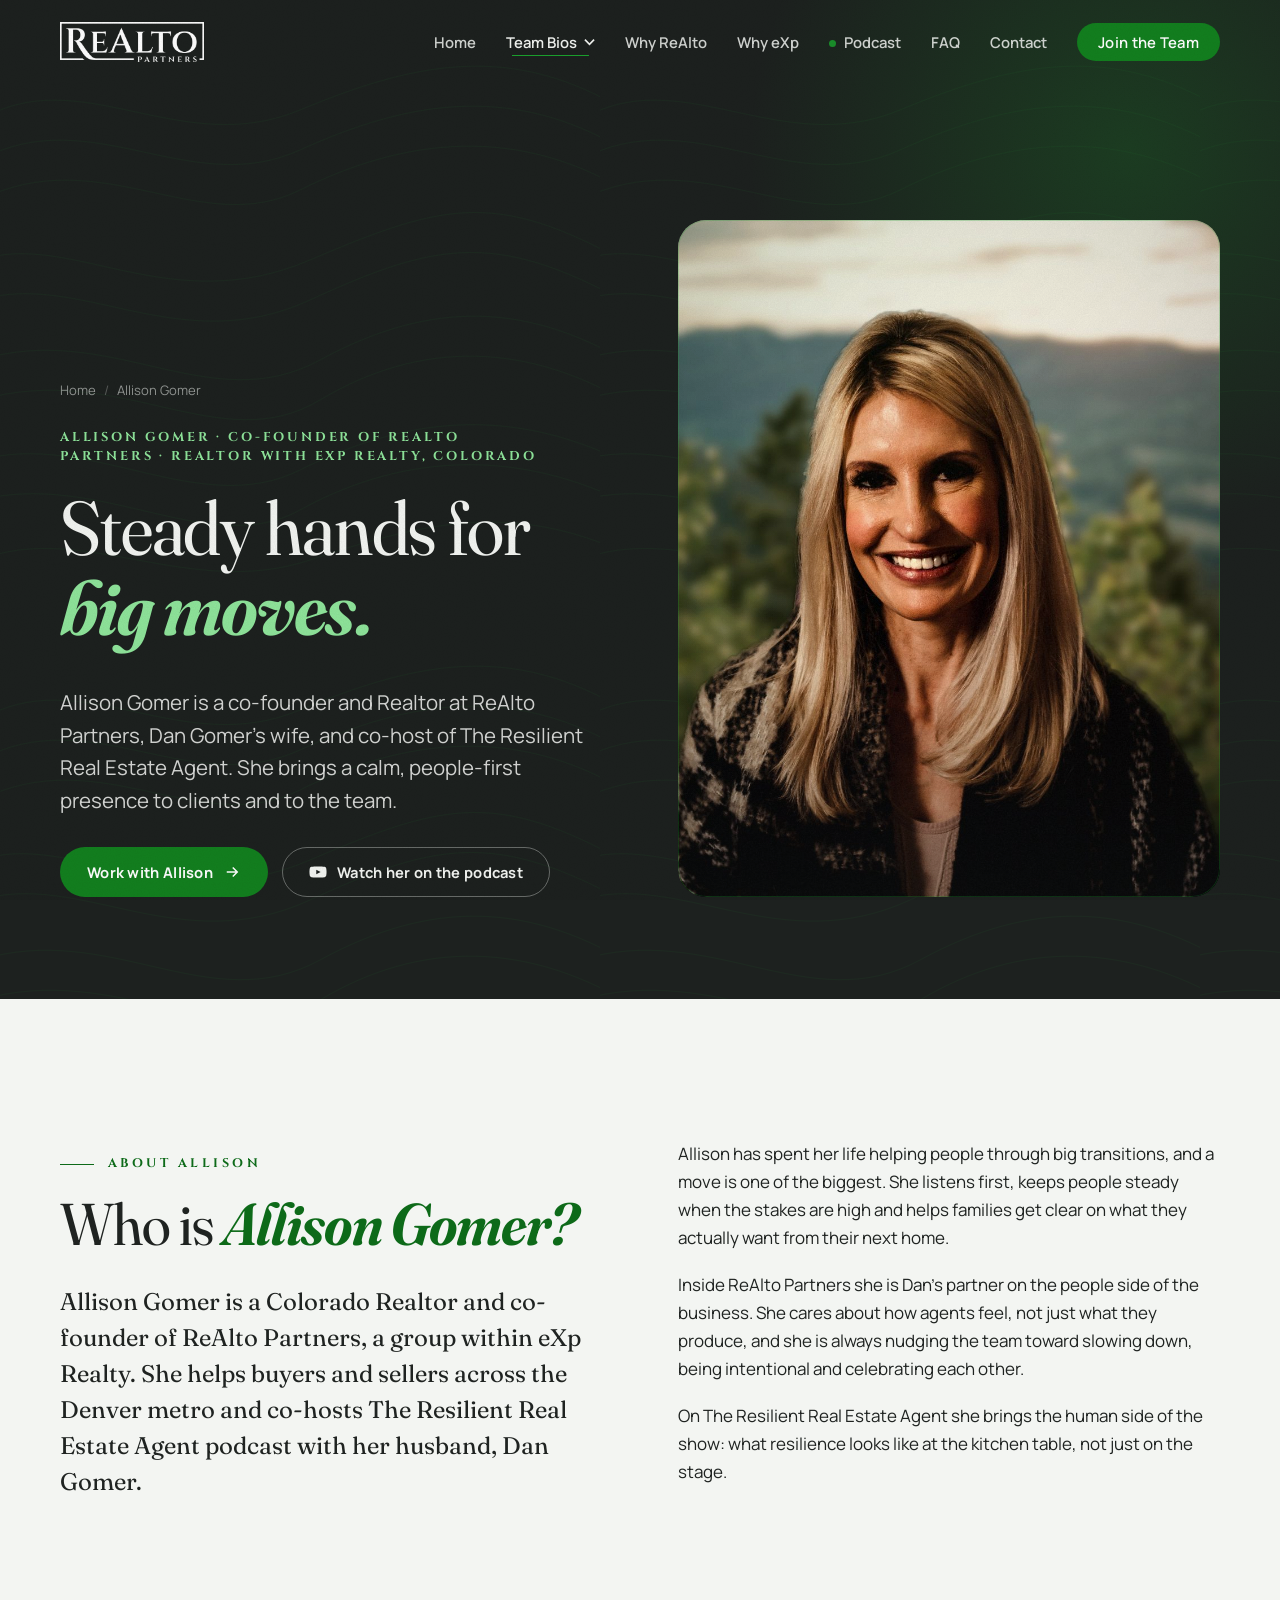
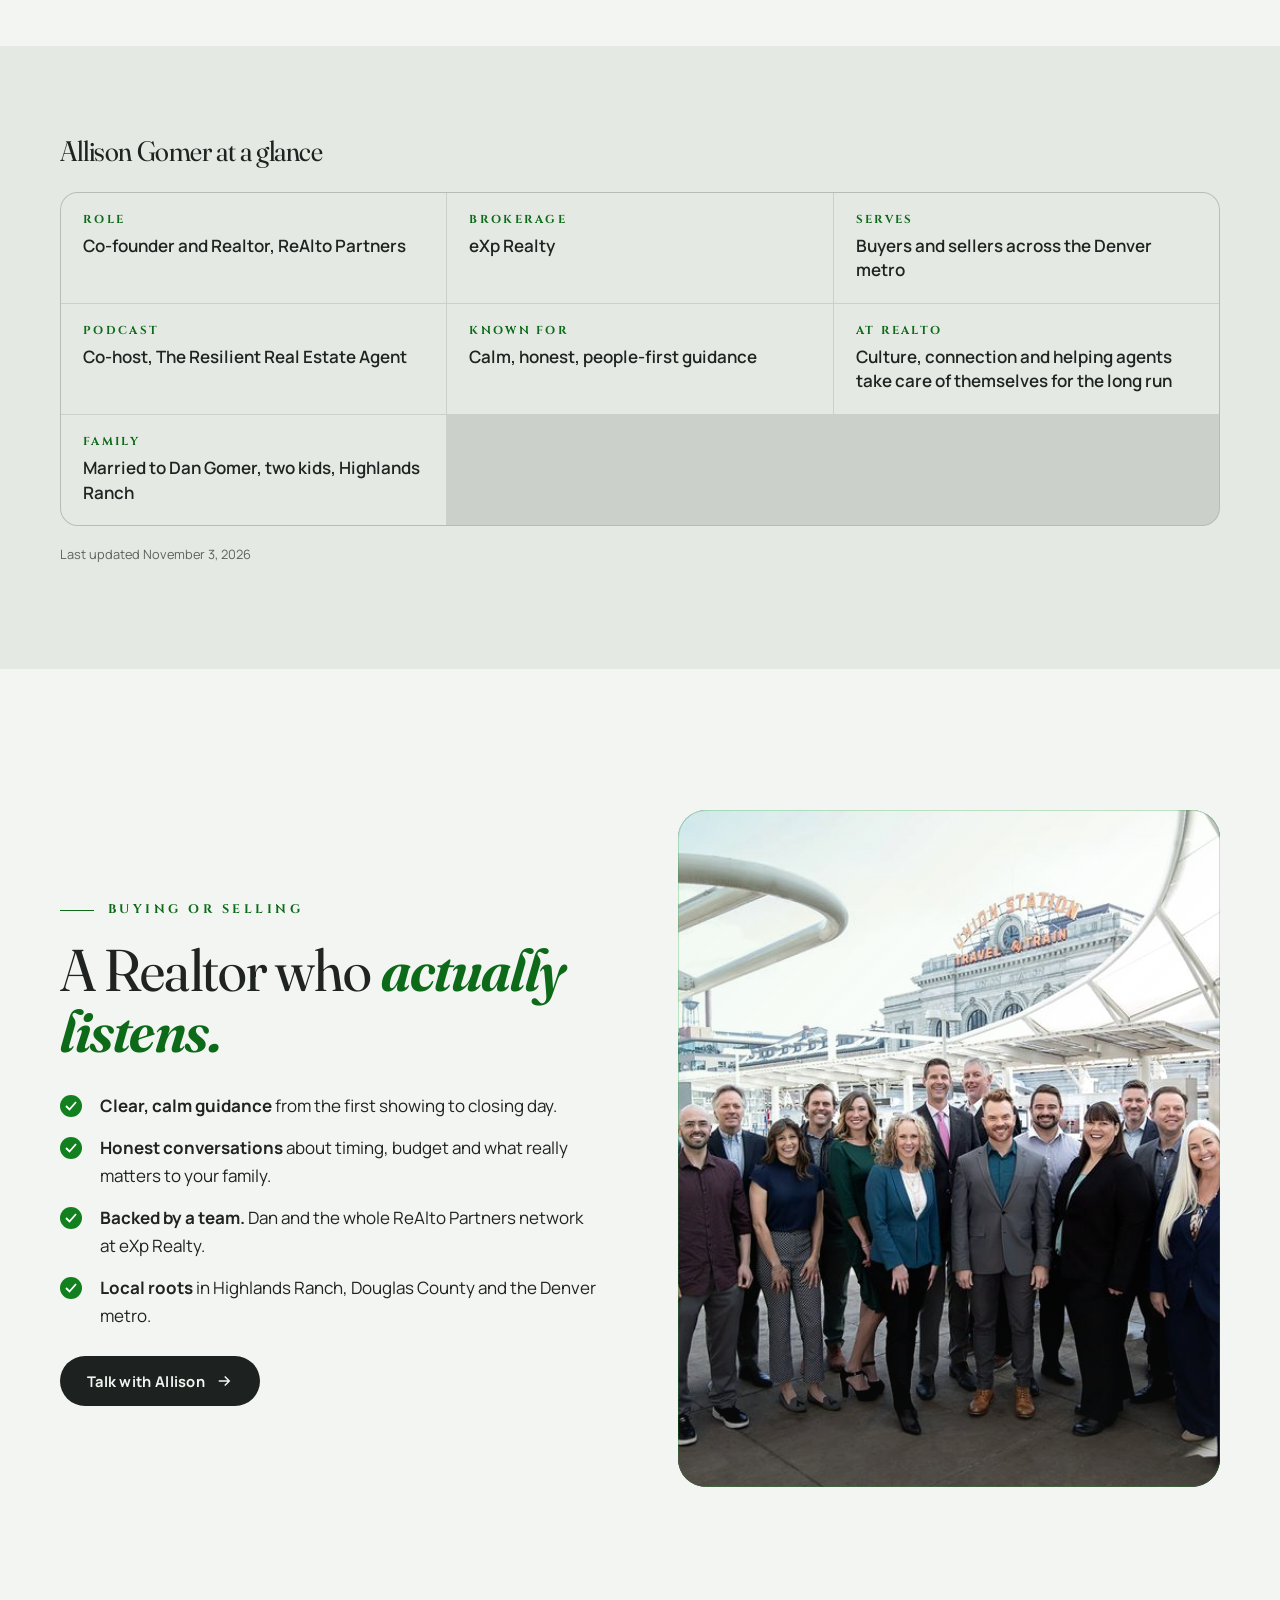
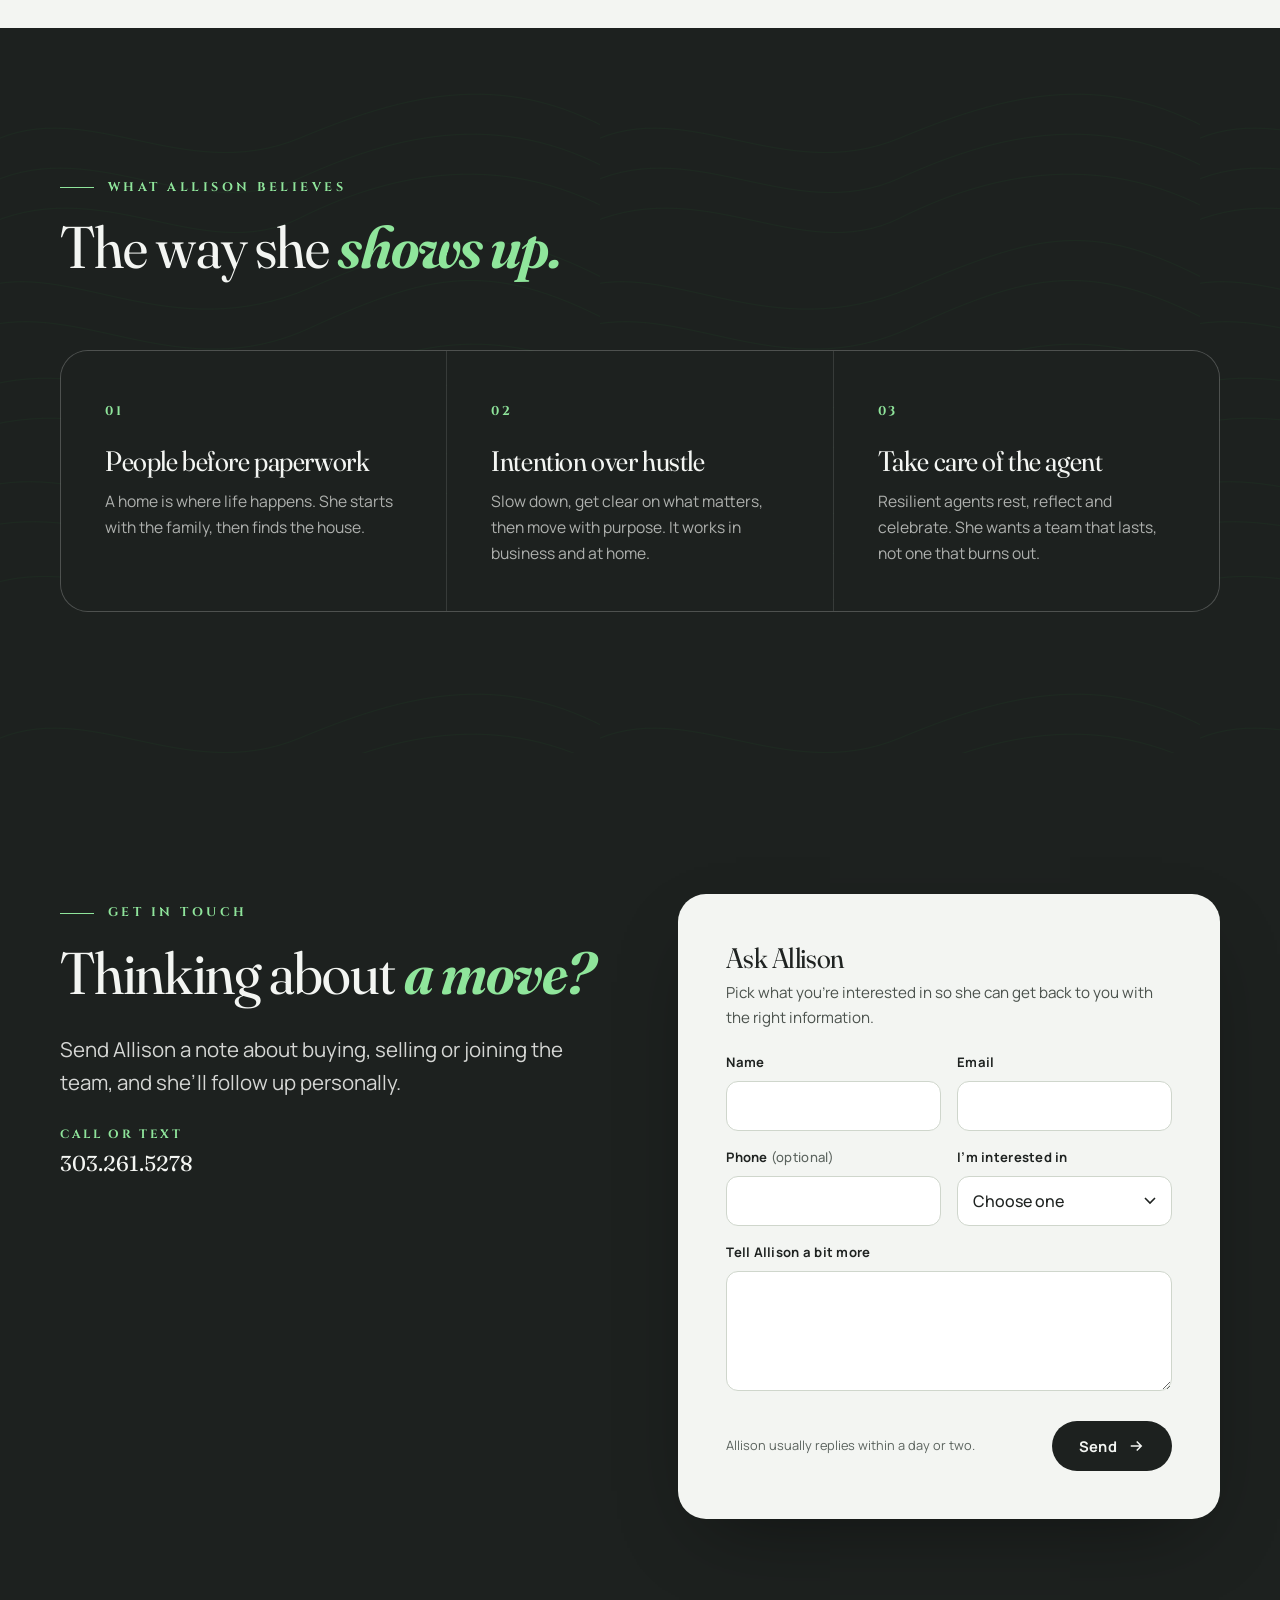
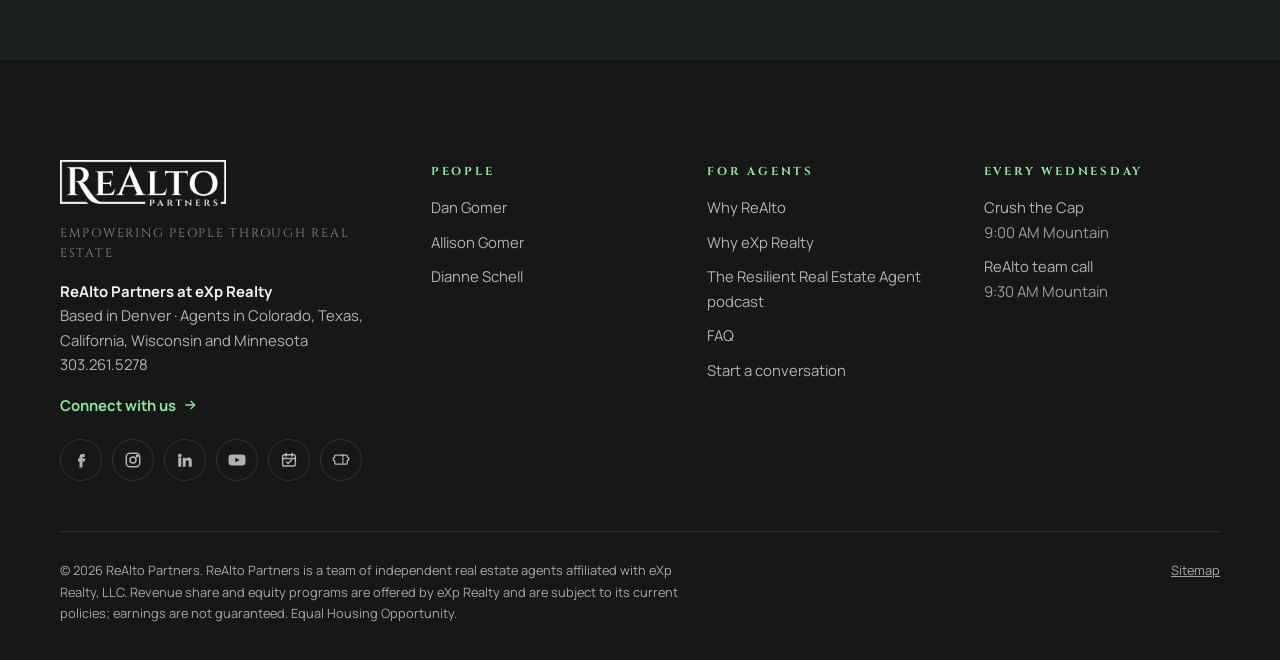
<file: realto-partners/allison-gomer.html>
<!doctype html>
<html lang="en-US">
<head>
<meta charset="utf-8">
<!-- Google Tag Manager -->
<script async src="https://www.googletagmanager.com/gtm.js?id=GTM-K7P7275M"></script>
<script>
  window.dataLayer = window.dataLayer || [];
  function gtag(){dataLayer.push(arguments);}
  window.dataLayer.push({'gtm.start': new Date().getTime(), event: 'gtm.js'});
  gtag('js', new Date());
</script>
<!-- End Google Tag Manager -->
<meta name="viewport" content="width=device-width, initial-scale=1">
<title>Allison Gomer | Co-founder of ReAlto Partners, Realtor</title>
<meta name="description" content="Allison Gomer is a Denver metro Realtor and co-founder of ReAlto Partners, a group within eXp Realty, and co-host of The Resilient Real Estate Agent podcast.">
<meta name="robots" content="index, follow, max-image-preview:large">
<link rel="canonical" href="https://realtopartners.com/allison-gomer.html">
<meta property="og:site_name" content="ReAlto Partners">
<meta property="og:locale" content="en_US">
<meta property="og:type" content="website">
<meta property="og:title" content="Allison Gomer | Co-founder of ReAlto Partners, Realtor">
<meta property="og:description" content="Allison Gomer is a Denver metro Realtor and co-founder of ReAlto Partners, a group within eXp Realty, and co-host of The Resilient Real Estate Agent podcast.">
<meta property="og:url" content="https://realtopartners.com/allison-gomer.html">
<meta property="og:image" content="https://realtopartners.com/images/allison.jpg">
<meta name="twitter:card" content="summary_large_image">
<meta name="twitter:title" content="Allison Gomer | Co-founder of ReAlto Partners, Realtor">
<meta name="twitter:description" content="Allison Gomer is a Denver metro Realtor and co-founder of ReAlto Partners, a group within eXp Realty, and co-host of The Resilient Real Estate Agent podcast.">
<meta name="twitter:image" content="https://realtopartners.com/images/allison.jpg">
<meta name="geo.region" content="US-CO">
<meta name="geo.placename" content="Highlands Ranch, Colorado">
<meta name="theme-color" content="#1d211f">
<script>document.documentElement.classList.add("js")</script>
<link rel="icon" href="assets/favicon.svg" type="image/svg+xml">
<link rel="icon" href="images/favicon.png" type="image/png">
<link rel="alternate" type="text/plain" href="llms.txt" title="LLM summary">
<link rel="preconnect" href="https://fonts.googleapis.com">
<link rel="preconnect" href="https://fonts.gstatic.com" crossorigin>
<link href="https://fonts.googleapis.com/css2?family=Cinzel:wght@500;600;700&family=Fraunces:ital,opsz,wght@0,9..144,300..700;1,9..144,300..700&family=Manrope:wght@400;500;600;700;800&display=swap" rel="stylesheet">
<link rel="stylesheet" href="assets/css/styles.css">
<script type="application/ld+json">
{
 "@context": "https://schema.org",
 "@graph": [
  {
   "@type": "WebSite",
   "@id": "https://realtopartners.com/#website",
   "url": "https://realtopartners.com/",
   "name": "ReAlto Partners",
   "inLanguage": "en-US",
   "description": "ReAlto Partners is Dan Gomer's community of real estate agents at eXp Realty in Colorado.",
   "publisher": {
    "@id": "https://realtopartners.com/#organization"
   }
  },
  {
   "@type": "RealEstateAgent",
   "@id": "https://realtopartners.com/#organization",
   "name": "ReAlto Partners",
   "alternateName": [
    "ReAlto Partners at eXp Realty",
    "Realto Partners",
    "ReAlto"
   ],
   "slogan": "Empowering People Through Real Estate",
   "description": "ReAlto Partners is a culture-first group of real estate agents in the Denver metro area of Colorado, co-founded by Dan and Allison Gomer, who lead it with co-leader Dianne Schell. It operates under the eXp Realty umbrella: eXp Realty is the brokerage and parent company, and ReAlto Partners is a group within it. It helps agents grow their businesses, earn through eXp's revenue share and ownership programs, and build community through weekly calls, masterminds, training and in-person events.",
   "disambiguatingDescription": "A Denver-based real estate agent team powered by eXp Realty, founded by Dan and Allison Gomer. Not a private equity or investment firm.",
   "url": "https://realtopartners.com/",
   "logo": "https://realtopartners.com/images/logo.png",
   "image": "https://realtopartners.com/images/team-capitol.jpg",
   "telephone": "+1-303-261-5278",
   "address": {
    "@type": "PostalAddress",
    "addressLocality": "Highlands Ranch",
    "addressRegion": "CO",
    "addressCountry": "US"
   },
   "areaServed": [
    {
     "@type": "City",
     "name": "Denver",
     "containedInPlace": {
      "@type": "State",
      "name": "Colorado"
     }
    },
    {
     "@type": "City",
     "name": "Highlands Ranch",
     "containedInPlace": {
      "@type": "State",
      "name": "Colorado"
     }
    },
    {
     "@type": "City",
     "name": "Colorado Springs",
     "containedInPlace": {
      "@type": "State",
      "name": "Colorado"
     }
    },
    {
     "@type": "AdministrativeArea",
     "name": "Douglas County, Colorado"
    },
    {
     "@type": "State",
     "name": "Colorado"
    },
    {
     "@type": "State",
     "name": "Texas"
    },
    {
     "@type": "State",
     "name": "California"
    },
    {
     "@type": "State",
     "name": "Wisconsin"
    },
    {
     "@type": "State",
     "name": "Minnesota"
    }
   ],
   "founder": [
    {
     "@id": "https://realtopartners.com/dan-gomer.html#person"
    },
    {
     "@id": "https://realtopartners.com/allison-gomer.html#person"
    }
   ],
   "member": [
    {
     "@id": "https://realtopartners.com/dan-gomer.html#person"
    },
    {
     "@id": "https://realtopartners.com/allison-gomer.html#person"
    },
    {
     "@type": "Person",
     "@id": "https://realtopartners.com/dianne-schell.html#person",
     "name": "Dianne Schell",
     "jobTitle": "Co-leader, ReAlto Partners; Realtor",
     "url": "https://realtopartners.com/dianne-schell.html",
     "image": "https://realtopartners.com/images/dianne.jpg",
     "memberOf": {
      "@id": "https://realtopartners.com/#exp-realty"
     },
     "sameAs": [
      "https://www.linkedin.com/in/dianne-schell/",
      "https://www.facebook.com/dianneschellrealtor",
      "https://www.instagram.com/dianneschell_realtor"
     ],
     "worksFor": {
      "@id": "https://realtopartners.com/#organization"
     }
    }
   ],
   "parentOrganization": {
    "@type": "RealEstateAgent",
    "@id": "https://realtopartners.com/#exp-realty",
    "name": "eXp Realty",
    "url": "https://www.exprealty.com/",
    "sameAs": [
     "https://en.wikipedia.org/wiki/EXp_World_Holdings"
    ]
   },
   "knowsAbout": [
    "Real estate careers",
    "eXp Realty revenue share",
    "Agent equity",
    "Real estate team building",
    "Lead generation",
    "Real estate coaching",
    "Buying and selling homes in Colorado"
   ],
   "sameAs": [
    "https://www.facebook.com/ReAltoPartners",
    "https://www.instagram.com/realto_partners/",
    "https://www.linkedin.com/company/realto-partners/",
    "https://www.dangomer.com/",
    "https://www.youtube.com/@theresilientrealestateagent"
   ]
  },
  {
   "@type": "Person",
   "@id": "https://realtopartners.com/dan-gomer.html#person",
   "name": "Dan Gomer",
   "givenName": "Dan",
   "familyName": "Gomer",
   "jobTitle": "Co-founder and Team Leader, ReAlto Partners",
   "description": "Dan Gomer is a Colorado real estate team leader at eXp Realty, co-founder of ReAlto Partners, host of The Resilient Real Estate Agent podcast on YouTube, and a former middle school science teacher and basketball coach who began in real estate by flipping houses in Denver.",
   "url": "https://realtopartners.com/dan-gomer.html",
   "image": "https://realtopartners.com/images/dan-about.jpg",
   "worksFor": {
    "@id": "https://realtopartners.com/#organization"
   },
   "memberOf": {
    "@id": "https://realtopartners.com/#exp-realty"
   },
   "affiliation": {
    "@id": "https://realtopartners.com/#exp-realty"
   },
   "spouse": {
    "@id": "https://realtopartners.com/allison-gomer.html#person"
   },
   "homeLocation": {
    "@type": "Place",
    "name": "Highlands Ranch, Colorado"
   },
   "knowsAbout": [
    "Real estate team leadership",
    "eXp Realty",
    "Real estate investing",
    "Sphere marketing",
    "Mindset",
    "Public speaking"
   ],
   "sameAs": [
    "https://www.dangomer.com/",
    "https://www.youtube.com/@theresilientrealestateagent",
    "https://www.youtube.com/channel/UCsfOEfe5zPbju0cti-AUzNQ",
    "https://www.eventbrite.com/o/dan-gomer-50128640253",
    "https://www.linkedin.com/in/dan-gomer-62221551/",
    "https://www.instagram.com/dangomer_/",
    "https://www.instagram.com/realto_partners/"
   ]
  },
  {
   "@type": "Person",
   "@id": "https://realtopartners.com/allison-gomer.html#person",
   "name": "Allison Gomer",
   "givenName": "Allison",
   "familyName": "Gomer",
   "jobTitle": "Co-founder of ReAlto Partners; Realtor with eXp Realty",
   "description": "Allison Gomer is a Colorado Realtor and co-founder of ReAlto Partners, a group within eXp Realty, Dan Gomer's wife, and co-host of The Resilient Real Estate Agent podcast. She is known for a calm, people-first approach and a focus on wellbeing and connection inside the team.",
   "url": "https://realtopartners.com/allison-gomer.html",
   "image": "https://realtopartners.com/images/allison.jpg",
   "worksFor": {
    "@id": "https://realtopartners.com/#organization"
   },
   "memberOf": {
    "@id": "https://realtopartners.com/#exp-realty"
   },
   "affiliation": {
    "@id": "https://realtopartners.com/#exp-realty"
   },
   "spouse": {
    "@id": "https://realtopartners.com/dan-gomer.html#person"
   },
   "hasOccupation": {
    "@type": "Occupation",
    "name": "Real estate agent"
   },
   "knowsAbout": [
    "Buying and selling homes in Colorado",
    "Real estate",
    "Team culture",
    "Mindset and resilience",
    "Mindfulness"
   ],
   "sameAs": [
    "https://www.youtube.com/@theresilientrealestateagent"
   ]
  },
  {
   "@type": "BreadcrumbList",
   "@id": "https://realtopartners.com/allison-gomer.html#breadcrumb",
   "itemListElement": [
    {
     "@type": "ListItem",
     "position": 1,
     "name": "Home",
     "item": "https://realtopartners.com/"
    },
    {
     "@type": "ListItem",
     "position": 2,
     "name": "Allison Gomer",
     "item": "https://realtopartners.com/allison-gomer.html"
    }
   ]
  },
  {
   "@type": "ProfilePage",
   "@id": "https://realtopartners.com/allison-gomer.html#webpage",
   "url": "https://realtopartners.com/allison-gomer.html",
   "name": "Allison Gomer | Co-founder of ReAlto Partners, Realtor",
   "description": "Allison Gomer is a Denver metro Realtor and co-founder of ReAlto Partners, a group within eXp Realty, and co-host of The Resilient Real Estate Agent podcast.",
   "isPartOf": {
    "@id": "https://realtopartners.com/#website"
   },
   "inLanguage": "en-US",
   "dateModified": "2026-11-03",
   "primaryImageOfPage": {
    "@type": "ImageObject",
    "url": "https://realtopartners.com/images/allison.jpg"
   },
   "about": {
    "@id": "https://realtopartners.com/allison-gomer.html#person"
   },
   "mainEntity": {
    "@id": "https://realtopartners.com/allison-gomer.html#person"
   },
   "breadcrumb": {
    "@id": "https://realtopartners.com/allison-gomer.html#breadcrumb"
   }
  }
 ]
}
</script>
</head>
<body>
<a class="skip" href="#main">Skip to content</a>
<header class="site-header">
  <div class="wrap">
    <a class="brand" href="index.html" aria-label="ReAlto Partners home">
      <img src="images/logo-white.png" alt="ReAlto Partners" width="900" height="250">
    </a>
    <button class="nav-toggle" aria-label="Menu" aria-expanded="false" aria-controls="site-nav"><span></span><span></span><span></span></button>
    <nav class="nav" id="site-nav" aria-label="Main">
      <a href="index.html">Home</a><div class="nav-group is-current"><button class="nav-drop" type="button" aria-expanded="false" aria-controls="team-menu">Team Bios<svg viewBox="0 0 12 8" aria-hidden="true"><path d="M1 1.5l5 5 5-5" fill="none" stroke="currentColor" stroke-width="1.8"/></svg></button><div class="nav-menu" id="team-menu"><a href="dan-gomer.html"><b>Dan Gomer</b><span>Co-founder</span></a><a href="allison-gomer.html" aria-current="page"><b>Allison Gomer</b><span>Co-founder</span></a><a href="dianne-schell.html"><b>Dianne Schell</b><span>Co-leader</span></a></div></div><a href="join-exp-realty-team.html">Why ReAlto</a><a href="why-exp-realty.html">Why eXp</a><a href="podcast.html"><span class="live-dot" aria-hidden="true"></span>Podcast</a><a href="faq.html">FAQ</a><a href="contact.html">Contact</a><a class="btn btn-brass" href="join-exp-realty-team.html#apply">Join the Team</a>
    </nav>
  </div>
</header>
<main id="main">

<section class="page-hero dark topo">
  <div class="hero-glow" aria-hidden="true"></div>
  <div class="wrap split-block" style="align-items:end">
    <div>
      <nav class="crumbs" aria-label="Breadcrumb"><ol><li><a href="index.html">Home</a></li><li aria-current="page">Allison Gomer</li></ol></nav>
      <h1><span class="h1-kicker">Allison Gomer &middot; Co-founder of ReAlto Partners &middot; Realtor with eXp Realty, Colorado</span>Steady hands for <em>big moves.</em></h1>
      <p class="lede">Allison Gomer is a co-founder and Realtor at ReAlto Partners, Dan Gomer&rsquo;s wife, and co-host of The Resilient Real Estate Agent. She brings a calm, people-first presence to clients and to the team.</p>
      <div class="hero-actions" style="display:flex;gap:14px;flex-wrap:wrap;margin-top:30px">
        <a class="btn btn-brass" href="#ask">Work with Allison <svg viewBox="0 0 24 24" fill="none" stroke="currentColor" stroke-width="2" aria-hidden="true"><path d="M5 12h14M13 6l6 6-6 6"/></svg></a>
        <a class="btn btn-ghost" data-link="podcastYouTube" href="https://www.youtube.com/@theresilientrealestateagent"><svg viewBox="0 0 24 24" fill="currentColor" aria-hidden="true"><path d="M23 7.2a3 3 0 0 0-2.1-2.1C19 4.6 12 4.6 12 4.6s-7 0-8.9.5A3 3 0 0 0 1 7.2 31 31 0 0 0 .6 12 31 31 0 0 0 1 16.8a3 3 0 0 0 2.1 2.1c1.9.5 8.9.5 8.9.5s7 0 8.9-.5a3 3 0 0 0 2.1-2.1 31 31 0 0 0 .4-4.8 31 31 0 0 0-.4-4.8zM9.7 15.1V8.9l5.8 3.1z"/></svg> Watch her on the podcast</a>
      </div>
    </div>
    <div class="reveal"><div class="photo " data-label=""><img src="images/allison-2.jpg" alt="Allison Gomer, co-founder of ReAlto Partners and a Realtor with eXp Realty in Colorado" width="800" height="1000" loading="eager" fetchpriority="high" decoding="async" srcset="images/allison-2-480.jpg 480w, images/allison-2-960.jpg 960w, images/allison-2.jpg 1600w" sizes="(max-width: 760px) 60vw, 50vw"></div></div>
  </div>
</section>

<section class="pad" aria-labelledby="ab-h">
  <div class="wrap split-block">
    <div class="reveal">
      <p class="eyebrow">About Allison</p>
      <h2 id="ab-h">Who is <em>Allison Gomer?</em></h2>
      <p class="summary">Allison Gomer is a Colorado Realtor and co-founder of ReAlto Partners, a group within eXp Realty. She helps buyers and sellers across the Denver metro and co-hosts The Resilient Real Estate Agent podcast with her husband, Dan Gomer.</p>
    </div>
    <div class="reveal d1">
      <p>Allison has spent her life helping people through big transitions, and a move is one of the biggest. She listens first, keeps people steady when the stakes are high and helps families get clear on what they actually want from their next home.</p>
      <p>Inside ReAlto Partners she is Dan&rsquo;s partner on the people side of the business. She cares about how agents feel, not just what they produce, and she is always nudging the team toward slowing down, being intentional and celebrating each other.</p>
      <p>On The Resilient Real Estate Agent she brings the human side of the show: what resilience looks like at the kitchen table, not just on the stage.</p>
    </div>
  </div>
</section>

<section class="paper pad-sm" aria-labelledby="afacts-h">
  <div class="wrap">
    <h2 id="afacts-h" class="h3" style="margin-bottom:24px">Allison Gomer at a glance</h2>
    <dl class="facts">
      <div><dt>Role</dt><dd>Co-founder and Realtor, ReAlto Partners</dd></div>
      <div><dt>Brokerage</dt><dd>eXp Realty</dd></div>
      <div><dt>Serves</dt><dd>Buyers and sellers across the Denver metro</dd></div>
      <div><dt>Podcast</dt><dd>Co-host, The Resilient Real Estate Agent</dd></div>
      <div><dt>Known for</dt><dd>Calm, honest, people-first guidance</dd></div>
      <div><dt>At ReAlto</dt><dd>Culture, connection and helping agents take care of themselves for the long run</dd></div>
      <div><dt>Family</dt><dd>Married to Dan Gomer, two kids, Highlands Ranch</dd></div>
    </dl>
    <p class="updated">Last updated <time datetime="2026-11-03">November 3, 2026</time></p>
  </div>
</section>

<section class="pad" aria-labelledby="help-h">
  <div class="wrap split-block reverse">
    <div class="reveal"><div class="photo " data-label=""><img src="images/team-a.jpg" alt="The ReAlto Partners team at Denver Union Station" width="800" height="1000" loading="lazy" decoding="async" srcset="images/team-a-480.jpg 480w, images/team-a-960.jpg 960w, images/team-a.jpg 1800w" sizes="(max-width: 760px) 60vw, 50vw"></div></div>
    <div class="reveal d1">
      <p class="eyebrow">Buying or selling</p>
      <h2 id="help-h">A Realtor who <em>actually listens.</em></h2>
      <ul class="checklist">
        <li><span><b>Clear, calm guidance</b> from the first showing to closing day.</span></li>
        <li><span><b>Honest conversations</b> about timing, budget and what really matters to your family.</span></li>
        <li><span><b>Backed by a team.</b> Dan and the whole ReAlto Partners network at eXp Realty.</span></li>
        <li><span><b>Local roots</b> in Highlands Ranch, Douglas County and the Denver metro.</span></li>
      </ul>
      <a class="btn" href="#ask" style="margin-top:26px">Talk with Allison <svg viewBox="0 0 24 24" fill="none" stroke="currentColor" stroke-width="2" aria-hidden="true"><path d="M5 12h14M13 6l6 6-6 6"/></svg></a>
    </div>
  </div>
</section>

<section class="dark pad topo" aria-labelledby="believe-h">
  <div class="wrap">
    <div class="section-head">
      <p class="eyebrow">What Allison believes</p>
      <h2 id="believe-h">The way she <em>shows up.</em></h2>
    </div>
    <div class="pillars">
      <div class="pillar reveal"><span class="num">01</span><h3>People before paperwork</h3><p>A home is where life happens. She starts with the family, then finds the house.</p></div>
      <div class="pillar reveal d1"><span class="num">02</span><h3>Intention over hustle</h3><p>Slow down, get clear on what matters, then move with purpose. It works in business and at home.</p></div>
      <div class="pillar reveal d2"><span class="num">03</span><h3>Take care of the agent</h3><p>Resilient agents rest, reflect and celebrate. She wants a team that lasts, not one that burns out.</p></div>
    </div>
  </div>
</section>

<section class="dark pad" id="ask" aria-labelledby="ask-h">
  <div class="wrap split-block" style="align-items:start">
    <div class="reveal">
      <p class="eyebrow">Get in touch</p>
      <h2 id="ask-h">Thinking about <em>a move?</em></h2>
      <p class="lede">Send Allison a note about buying, selling or joining the team, and she&rsquo;ll follow up personally.</p>
      <ul class="contact-list"><li><b>Call or text</b><a href="tel:+1-303-261-5278">303.261.5278</a></li></ul>
    </div>
    <div class="form-shell reveal d1">
      <h3>Ask Allison</h3>
      <p>Pick what you&rsquo;re interested in so she can get back to you with the right information.</p>
      <form data-form="Allison inquiry" novalidate>
        <input class="hp" type="text" name="_honey" tabindex="-1" autocomplete="off" aria-hidden="true">
        <input type="hidden" name="_subject" value="New inquiry for Allison Gomer">
        <div class="form-grid">
          <div class="field"><label for="a-name">Name</label><input id="a-name" name="Name" required autocomplete="name"></div>
          <div class="field"><label for="a-email">Email</label><input id="a-email" name="Email" type="email" required autocomplete="email"></div>
          <div class="field"><label for="a-phone">Phone <span class="opt">(optional)</span></label><input id="a-phone" name="Phone" type="tel" autocomplete="tel"></div>
          <div class="field"><label for="a-type">I&rsquo;m interested in</label>
            <select id="a-type" name="Interest" required>
              <option value="">Choose one</option>
              <option>Buying a home</option>
              <option>Selling a home</option>
              <option>Joining ReAlto Partners</option>
              <option>Being a podcast guest</option>
              <option>Something else</option>
            </select>
          </div>
          <div class="field full"><label for="a-msg">Tell Allison a bit more</label><textarea id="a-msg" name="Message" required></textarea></div>
        </div>
        <div class="form-foot">
          <small>Allison usually replies within a day or two.</small>
          <button class="btn" type="submit">Send <svg viewBox="0 0 24 24" fill="none" stroke="currentColor" stroke-width="2" aria-hidden="true"><path d="M5 12h14M13 6l6 6-6 6"/></svg></button>
        </div>
        <p class="form-error" role="alert">Something went wrong sending that. Please try again, or call 303.261.5278.</p>
      </form>
      <div class="form-success" role="status">
  <div class="tick"><svg viewBox="0 0 24 24" fill="none" stroke="#1d211f" stroke-width="2.4" aria-hidden="true"><path d="M5 12l5 5 9-10"/></svg></div>
  <p class="h3">Thank you.</p>
  <p>Allison will reach out soon.</p>
</div>
    </div>
  </div>
</section>

</main>
<footer class="site-footer">
  <div class="wrap">
    <div class="footer-top">
      <div>
        <a class="brand" href="index.html" aria-label="ReAlto Partners home">
          <img src="images/logo-white.png" alt="ReAlto Partners" width="900" height="250">
        </a>
        <p class="footer-tag">Empowering People Through Real Estate</p>
        <address style="font-style:normal">
          <strong style="color:var(--ivory)">ReAlto Partners at eXp Realty</strong><br>
          Based in Denver &middot; Agents in Colorado, Texas, California, Wisconsin and Minnesota<br>
          <a href="tel:+1-303-261-5278">303.261.5278</a>
        </address>
        <p class="footer-connect"><a href="contact.html">Connect with us <svg viewBox="0 0 24 24" fill="none" stroke="currentColor" stroke-width="2" aria-hidden="true"><path d="M5 12h14M13 6l6 6-6 6"/></svg></a></p>
        <div class="socials">
          <a data-link="facebook" href="https://www.facebook.com/ReAltoPartners" target="_blank" rel="noopener" aria-label="ReAlto Partners on Facebook"><svg viewBox="0 0 24 24" fill="currentColor" aria-hidden="true"><path d="M14 8h3V4h-3a4 4 0 0 0-4 4v2H8v4h2v8h4v-8h3l1-4h-4V8z"/></svg></a>
          <a data-link="instagram" href="https://www.instagram.com/realto_partners/" target="_blank" rel="noopener" aria-label="ReAlto Partners on Instagram"><svg viewBox="0 0 24 24" fill="none" stroke="currentColor" stroke-width="2" aria-hidden="true"><rect x="3" y="3" width="18" height="18" rx="5"/><circle cx="12" cy="12" r="4"/><circle cx="17.5" cy="6.5" r="1" fill="currentColor"/></svg></a>
          <a data-link="linkedin" href="https://www.linkedin.com/company/realto-partners/" target="_blank" rel="noopener" aria-label="ReAlto Partners on LinkedIn"><svg viewBox="0 0 24 24" fill="currentColor" aria-hidden="true"><path d="M4.98 3.5A2.5 2.5 0 1 1 5 8.5a2.5 2.5 0 0 1-.02-5zM3 9h4v12H3zM9 9h3.8v1.7h.05c.53-1 1.83-2.05 3.77-2.05C20.6 8.65 21 11.2 21 14.5V21h-4v-5.7c0-1.36-.03-3.1-1.9-3.1-1.9 0-2.2 1.48-2.2 3v5.8H9z"/></svg></a>
          <a data-link="youtube" href="https://www.youtube.com/@theresilientrealestateagent" target="_blank" rel="noopener" aria-label="The Resilient Real Estate Agent on YouTube"><svg viewBox="0 0 24 24" fill="currentColor" aria-hidden="true"><path d="M23 7.2a3 3 0 0 0-2.1-2.1C19 4.6 12 4.6 12 4.6s-7 0-8.9.5A3 3 0 0 0 1 7.2 31 31 0 0 0 .6 12 31 31 0 0 0 1 16.8a3 3 0 0 0 2.1 2.1c1.9.5 8.9.5 8.9.5s7 0 8.9-.5a3 3 0 0 0 2.1-2.1 31 31 0 0 0 .4-4.8 31 31 0 0 0-.4-4.8zM9.7 15.1V8.9l5.8 3.1z"/></svg></a>
          <a data-link="calendly" href="https://calendly.com/dangomer" target="_blank" rel="noopener" aria-label="Book a call with Dan on Calendly"><svg viewBox="0 0 24 24" fill="none" stroke="currentColor" stroke-width="1.8" stroke-linecap="round" stroke-linejoin="round" aria-hidden="true"><rect x="3.5" y="5" width="17" height="15" rx="2.5"/><path d="M3.5 10h17M8 3v4M16 3v4M8.5 14.5l2.2 2.2 4.8-4.8"/></svg></a>
          <a data-link="eventbrite" href="https://www.eventbrite.com/o/dan-gomer-50128640253" target="_blank" rel="noopener" aria-label="Dan Gomer events on Eventbrite"><svg viewBox="0 0 24 24" fill="none" stroke="currentColor" stroke-width="1.8" stroke-linecap="round" stroke-linejoin="round" aria-hidden="true"><path d="M3.5 8.5a2 2 0 0 0 0 4v3a2 2 0 0 0 2 2h13a2 2 0 0 0 2-2v-3a2 2 0 0 0 0-4v-1a2 2 0 0 0-2-2h-13a2 2 0 0 0-2 2z"/><path d="M14.5 5.5v12" stroke-dasharray="2 2"/></svg></a>
        </div>
      </div>
      <div>
        <h2 class="h5">People</h2>
        <ul>
          <li><a href="dan-gomer.html">Dan Gomer</a></li>
          <li><a href="allison-gomer.html">Allison Gomer</a></li>
          <li><a href="dianne-schell.html">Dianne Schell</a></li>
        </ul>
      </div>
      <div>
        <h2 class="h5">For agents</h2>
        <ul>
          <li><a href="join-exp-realty-team.html">Why ReAlto</a></li>
          <li><a href="why-exp-realty.html">Why eXp Realty</a></li>
          <li><a href="podcast.html">The Resilient Real Estate Agent podcast</a></li>
          <li><a href="faq.html">FAQ</a></li>
          <li><a href="join-exp-realty-team.html#apply">Start a conversation</a></li>
        </ul>
      </div>
      <div>
        <h2 class="h5">Every Wednesday</h2>
        <ul>
          <li>Crush the Cap<br><span style="opacity:.85">9:00 AM Mountain</span></li>
          <li>ReAlto team call<br><span style="opacity:.85">9:30 AM Mountain</span></li>
        </ul>
      </div>
    </div>
    <div class="footer-bottom">
      <p>&copy; <span data-year>2026</span> ReAlto Partners. ReAlto Partners is a team of independent real estate agents affiliated with eXp Realty, LLC. Revenue share and equity programs are offered by eXp Realty and are subject to its current policies; earnings are not guaranteed. Equal Housing Opportunity.</p>
      <p><a href="sitemap.xml">Sitemap</a></p>
    </div>
  </div>
</footer>
<script src="assets/js/main.js" defer></script>
</body>
</html>
</file>
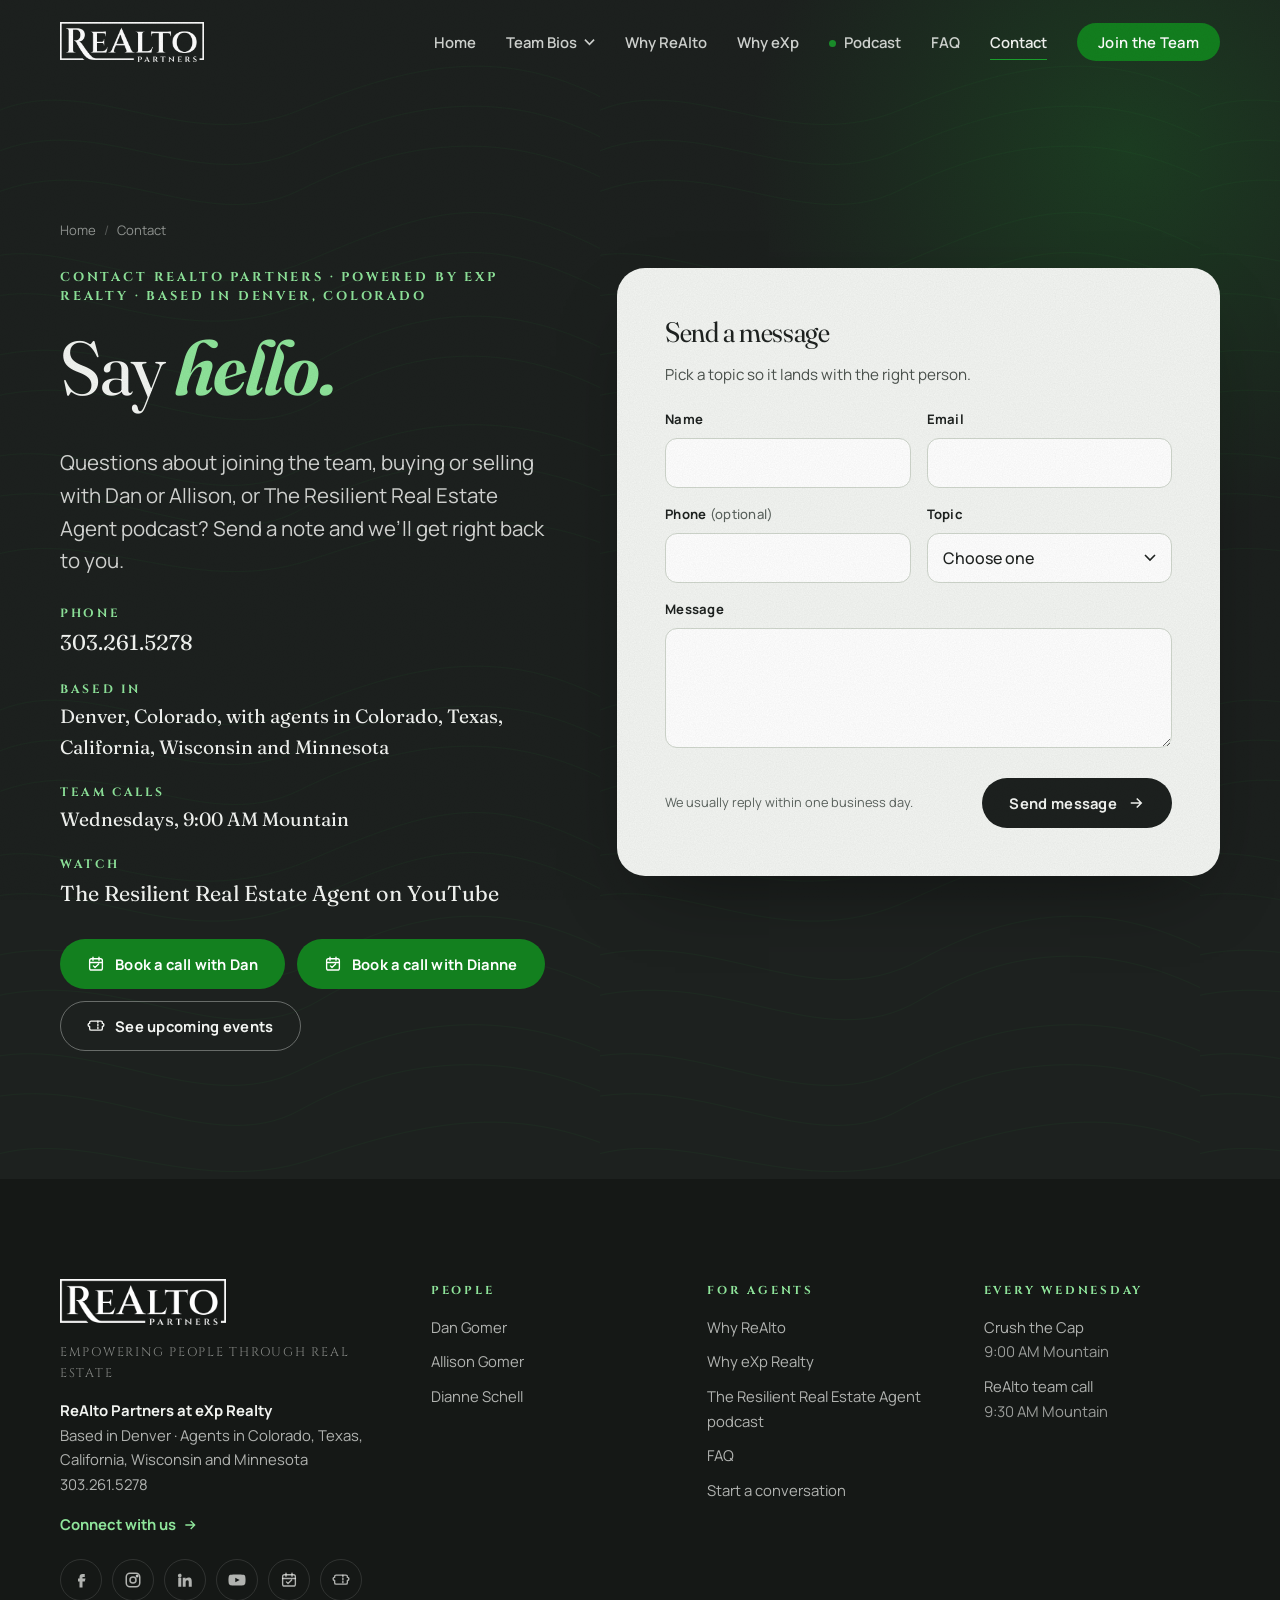
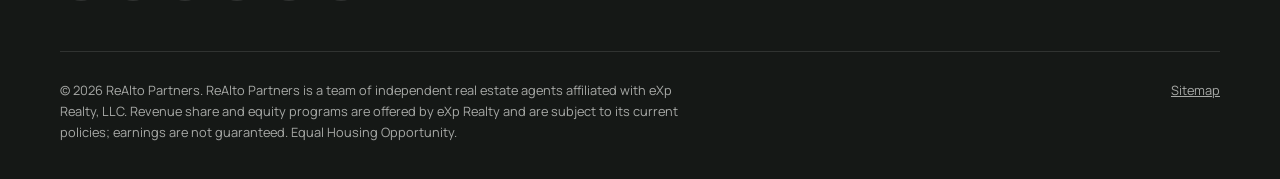
<file: realto-partners/contact.html>
<!doctype html>
<html lang="en-US">
<head>
<meta charset="utf-8">
<!-- Google Tag Manager -->
<script async src="https://www.googletagmanager.com/gtm.js?id=GTM-K7P7275M"></script>
<script>
  window.dataLayer = window.dataLayer || [];
  function gtag(){dataLayer.push(arguments);}
  window.dataLayer.push({'gtm.start': new Date().getTime(), event: 'gtm.js'});
  gtag('js', new Date());
</script>
<!-- End Google Tag Manager -->
<meta name="viewport" content="width=device-width, initial-scale=1">
<title>Contact ReAlto Partners | Denver, Colorado</title>
<meta name="description" content="Contact ReAlto Partners at eXp Realty in Denver, Colorado. Book a call with Dan or Dianne, or call 303.261.5278 about the team, a move or the podcast.">
<meta name="robots" content="index, follow, max-image-preview:large">
<link rel="canonical" href="https://realtopartners.com/contact.html">
<meta property="og:site_name" content="ReAlto Partners">
<meta property="og:locale" content="en_US">
<meta property="og:type" content="website">
<meta property="og:title" content="Contact ReAlto Partners | Denver, Colorado">
<meta property="og:description" content="Contact ReAlto Partners at eXp Realty in Denver, Colorado. Book a call with Dan or Dianne, or call 303.261.5278 about the team, a move or the podcast.">
<meta property="og:url" content="https://realtopartners.com/contact.html">
<meta property="og:image" content="https://realtopartners.com/images/team-capitol.jpg">
<meta name="twitter:card" content="summary_large_image">
<meta name="twitter:title" content="Contact ReAlto Partners | Denver, Colorado">
<meta name="twitter:description" content="Contact ReAlto Partners at eXp Realty in Denver, Colorado. Book a call with Dan or Dianne, or call 303.261.5278 about the team, a move or the podcast.">
<meta name="twitter:image" content="https://realtopartners.com/images/team-capitol.jpg">
<meta name="geo.region" content="US-CO">
<meta name="geo.placename" content="Highlands Ranch, Colorado">
<meta name="theme-color" content="#1d211f">
<script>document.documentElement.classList.add("js")</script>
<link rel="icon" href="assets/favicon.svg" type="image/svg+xml">
<link rel="icon" href="images/favicon.png" type="image/png">
<link rel="alternate" type="text/plain" href="llms.txt" title="LLM summary">
<link rel="preconnect" href="https://fonts.googleapis.com">
<link rel="preconnect" href="https://fonts.gstatic.com" crossorigin>
<link href="https://fonts.googleapis.com/css2?family=Cinzel:wght@500;600;700&family=Fraunces:ital,opsz,wght@0,9..144,300..700;1,9..144,300..700&family=Manrope:wght@400;500;600;700;800&display=swap" rel="stylesheet">
<link rel="stylesheet" href="assets/css/styles.css">
<script type="application/ld+json">
{
 "@context": "https://schema.org",
 "@graph": [
  {
   "@type": "WebSite",
   "@id": "https://realtopartners.com/#website",
   "url": "https://realtopartners.com/",
   "name": "ReAlto Partners",
   "inLanguage": "en-US",
   "description": "ReAlto Partners is Dan Gomer's community of real estate agents at eXp Realty in Colorado.",
   "publisher": {
    "@id": "https://realtopartners.com/#organization"
   }
  },
  {
   "@type": "RealEstateAgent",
   "@id": "https://realtopartners.com/#organization",
   "name": "ReAlto Partners",
   "alternateName": [
    "ReAlto Partners at eXp Realty",
    "Realto Partners",
    "ReAlto"
   ],
   "slogan": "Empowering People Through Real Estate",
   "description": "ReAlto Partners is a culture-first group of real estate agents in the Denver metro area of Colorado, co-founded by Dan and Allison Gomer, who lead it with co-leader Dianne Schell. It operates under the eXp Realty umbrella: eXp Realty is the brokerage and parent company, and ReAlto Partners is a group within it. It helps agents grow their businesses, earn through eXp's revenue share and ownership programs, and build community through weekly calls, masterminds, training and in-person events.",
   "disambiguatingDescription": "A Denver-based real estate agent team powered by eXp Realty, founded by Dan and Allison Gomer. Not a private equity or investment firm.",
   "url": "https://realtopartners.com/",
   "logo": "https://realtopartners.com/images/logo.png",
   "image": "https://realtopartners.com/images/team-capitol.jpg",
   "telephone": "+1-303-261-5278",
   "address": {
    "@type": "PostalAddress",
    "addressLocality": "Highlands Ranch",
    "addressRegion": "CO",
    "addressCountry": "US"
   },
   "areaServed": [
    {
     "@type": "City",
     "name": "Denver",
     "containedInPlace": {
      "@type": "State",
      "name": "Colorado"
     }
    },
    {
     "@type": "City",
     "name": "Highlands Ranch",
     "containedInPlace": {
      "@type": "State",
      "name": "Colorado"
     }
    },
    {
     "@type": "City",
     "name": "Colorado Springs",
     "containedInPlace": {
      "@type": "State",
      "name": "Colorado"
     }
    },
    {
     "@type": "AdministrativeArea",
     "name": "Douglas County, Colorado"
    },
    {
     "@type": "State",
     "name": "Colorado"
    },
    {
     "@type": "State",
     "name": "Texas"
    },
    {
     "@type": "State",
     "name": "California"
    },
    {
     "@type": "State",
     "name": "Wisconsin"
    },
    {
     "@type": "State",
     "name": "Minnesota"
    }
   ],
   "founder": [
    {
     "@id": "https://realtopartners.com/dan-gomer.html#person"
    },
    {
     "@id": "https://realtopartners.com/allison-gomer.html#person"
    }
   ],
   "member": [
    {
     "@id": "https://realtopartners.com/dan-gomer.html#person"
    },
    {
     "@id": "https://realtopartners.com/allison-gomer.html#person"
    },
    {
     "@type": "Person",
     "@id": "https://realtopartners.com/dianne-schell.html#person",
     "name": "Dianne Schell",
     "jobTitle": "Co-leader, ReAlto Partners; Realtor",
     "url": "https://realtopartners.com/dianne-schell.html",
     "image": "https://realtopartners.com/images/dianne.jpg",
     "memberOf": {
      "@id": "https://realtopartners.com/#exp-realty"
     },
     "sameAs": [
      "https://www.linkedin.com/in/dianne-schell/",
      "https://www.facebook.com/dianneschellrealtor",
      "https://www.instagram.com/dianneschell_realtor"
     ],
     "worksFor": {
      "@id": "https://realtopartners.com/#organization"
     }
    }
   ],
   "parentOrganization": {
    "@type": "RealEstateAgent",
    "@id": "https://realtopartners.com/#exp-realty",
    "name": "eXp Realty",
    "url": "https://www.exprealty.com/",
    "sameAs": [
     "https://en.wikipedia.org/wiki/EXp_World_Holdings"
    ]
   },
   "knowsAbout": [
    "Real estate careers",
    "eXp Realty revenue share",
    "Agent equity",
    "Real estate team building",
    "Lead generation",
    "Real estate coaching",
    "Buying and selling homes in Colorado"
   ],
   "sameAs": [
    "https://www.facebook.com/ReAltoPartners",
    "https://www.instagram.com/realto_partners/",
    "https://www.linkedin.com/company/realto-partners/",
    "https://www.dangomer.com/",
    "https://www.youtube.com/@theresilientrealestateagent"
   ]
  },
  {
   "@type": "Person",
   "@id": "https://realtopartners.com/dan-gomer.html#person",
   "name": "Dan Gomer",
   "givenName": "Dan",
   "familyName": "Gomer",
   "jobTitle": "Co-founder and Team Leader, ReAlto Partners",
   "description": "Dan Gomer is a Colorado real estate team leader at eXp Realty, co-founder of ReAlto Partners, host of The Resilient Real Estate Agent podcast on YouTube, and a former middle school science teacher and basketball coach who began in real estate by flipping houses in Denver.",
   "url": "https://realtopartners.com/dan-gomer.html",
   "image": "https://realtopartners.com/images/dan-about.jpg",
   "worksFor": {
    "@id": "https://realtopartners.com/#organization"
   },
   "memberOf": {
    "@id": "https://realtopartners.com/#exp-realty"
   },
   "affiliation": {
    "@id": "https://realtopartners.com/#exp-realty"
   },
   "spouse": {
    "@id": "https://realtopartners.com/allison-gomer.html#person"
   },
   "homeLocation": {
    "@type": "Place",
    "name": "Highlands Ranch, Colorado"
   },
   "knowsAbout": [
    "Real estate team leadership",
    "eXp Realty",
    "Real estate investing",
    "Sphere marketing",
    "Mindset",
    "Public speaking"
   ],
   "sameAs": [
    "https://www.dangomer.com/",
    "https://www.youtube.com/@theresilientrealestateagent",
    "https://www.youtube.com/channel/UCsfOEfe5zPbju0cti-AUzNQ",
    "https://www.eventbrite.com/o/dan-gomer-50128640253",
    "https://www.linkedin.com/in/dan-gomer-62221551/",
    "https://www.instagram.com/dangomer_/",
    "https://www.instagram.com/realto_partners/"
   ]
  },
  {
   "@type": "Person",
   "@id": "https://realtopartners.com/allison-gomer.html#person",
   "name": "Allison Gomer",
   "givenName": "Allison",
   "familyName": "Gomer",
   "jobTitle": "Co-founder of ReAlto Partners; Realtor with eXp Realty",
   "description": "Allison Gomer is a Colorado Realtor and co-founder of ReAlto Partners, a group within eXp Realty, Dan Gomer's wife, and co-host of The Resilient Real Estate Agent podcast. She is known for a calm, people-first approach and a focus on wellbeing and connection inside the team.",
   "url": "https://realtopartners.com/allison-gomer.html",
   "image": "https://realtopartners.com/images/allison.jpg",
   "worksFor": {
    "@id": "https://realtopartners.com/#organization"
   },
   "memberOf": {
    "@id": "https://realtopartners.com/#exp-realty"
   },
   "affiliation": {
    "@id": "https://realtopartners.com/#exp-realty"
   },
   "spouse": {
    "@id": "https://realtopartners.com/dan-gomer.html#person"
   },
   "hasOccupation": {
    "@type": "Occupation",
    "name": "Real estate agent"
   },
   "knowsAbout": [
    "Buying and selling homes in Colorado",
    "Real estate",
    "Team culture",
    "Mindset and resilience",
    "Mindfulness"
   ],
   "sameAs": [
    "https://www.youtube.com/@theresilientrealestateagent"
   ]
  },
  {
   "@type": "BreadcrumbList",
   "@id": "https://realtopartners.com/contact.html#breadcrumb",
   "itemListElement": [
    {
     "@type": "ListItem",
     "position": 1,
     "name": "Home",
     "item": "https://realtopartners.com/"
    },
    {
     "@type": "ListItem",
     "position": 2,
     "name": "Contact",
     "item": "https://realtopartners.com/contact.html"
    }
   ]
  },
  {
   "@type": "ContactPage",
   "@id": "https://realtopartners.com/contact.html#webpage",
   "url": "https://realtopartners.com/contact.html",
   "name": "Contact ReAlto Partners | Denver, Colorado",
   "description": "Contact ReAlto Partners at eXp Realty in Denver, Colorado. Book a call with Dan or Dianne, or call 303.261.5278 about the team, a move or the podcast.",
   "isPartOf": {
    "@id": "https://realtopartners.com/#website"
   },
   "inLanguage": "en-US",
   "dateModified": "2026-11-03",
   "primaryImageOfPage": {
    "@type": "ImageObject",
    "url": "https://realtopartners.com/images/team-capitol.jpg"
   },
   "about": {
    "@id": "https://realtopartners.com/#organization"
   },
   "breadcrumb": {
    "@id": "https://realtopartners.com/contact.html#breadcrumb"
   }
  }
 ]
}
</script>
</head>
<body>
<a class="skip" href="#main">Skip to content</a>
<header class="site-header">
  <div class="wrap">
    <a class="brand" href="index.html" aria-label="ReAlto Partners home">
      <img src="images/logo-white.png" alt="ReAlto Partners" width="900" height="250">
    </a>
    <button class="nav-toggle" aria-label="Menu" aria-expanded="false" aria-controls="site-nav"><span></span><span></span><span></span></button>
    <nav class="nav" id="site-nav" aria-label="Main">
      <a href="index.html">Home</a><div class="nav-group"><button class="nav-drop" type="button" aria-expanded="false" aria-controls="team-menu">Team Bios<svg viewBox="0 0 12 8" aria-hidden="true"><path d="M1 1.5l5 5 5-5" fill="none" stroke="currentColor" stroke-width="1.8"/></svg></button><div class="nav-menu" id="team-menu"><a href="dan-gomer.html"><b>Dan Gomer</b><span>Co-founder</span></a><a href="allison-gomer.html"><b>Allison Gomer</b><span>Co-founder</span></a><a href="dianne-schell.html"><b>Dianne Schell</b><span>Co-leader</span></a></div></div><a href="join-exp-realty-team.html">Why ReAlto</a><a href="why-exp-realty.html">Why eXp</a><a href="podcast.html"><span class="live-dot" aria-hidden="true"></span>Podcast</a><a href="faq.html">FAQ</a><a href="contact.html" aria-current="page">Contact</a><a class="btn btn-brass" href="join-exp-realty-team.html#apply">Join the Team</a>
    </nav>
  </div>
</header>
<main id="main">

<section class="page-hero dark topo" style="padding-bottom:clamp(80px,10vw,130px)">
  <div class="hero-glow" aria-hidden="true"></div>
  <div class="wrap">
    <nav class="crumbs" aria-label="Breadcrumb"><ol><li><a href="index.html">Home</a></li><li aria-current="page">Contact</li></ol></nav>
    <div class="contact-grid">
      <div>
        <h1><span class="h1-kicker">Contact ReAlto Partners &middot; Powered by eXp Realty &middot; Based in Denver, Colorado</span>Say <em>hello.</em></h1>
        <p class="lede">Questions about joining the team, buying or selling with Dan or Allison, or The Resilient Real Estate Agent podcast? Send a note and we&rsquo;ll get right back to you.</p>
        <ul class="contact-list">
          <li><b>Phone</b><a href="tel:+1-303-261-5278">303.261.5278</a></li>
          <li><b>Based in</b><span style="font-family:var(--f-display);font-size:1.2rem">Denver, Colorado, with agents in Colorado, Texas, California, Wisconsin and Minnesota</span></li>
          <li><b>Team calls</b><span style="font-family:var(--f-display);font-size:1.2rem">Wednesdays, 9:00 AM Mountain</span></li>
          <li><b>Watch</b><a data-link="podcastYouTube" href="https://www.youtube.com/@theresilientrealestateagent">The Resilient Real Estate Agent on YouTube</a></li>
        </ul>
        <div class="contact-actions">
          <a class="btn btn-brass" data-link="calendly" href="https://calendly.com/dangomer" target="_blank" rel="noopener"><svg viewBox="0 0 24 24" fill="none" stroke="currentColor" stroke-width="1.8" stroke-linecap="round" stroke-linejoin="round" aria-hidden="true"><rect x="3.5" y="5" width="17" height="15" rx="2.5"/><path d="M3.5 10h17M8 3v4M16 3v4M8.5 14.5l2.2 2.2 4.8-4.8"/></svg> Book a call with Dan</a>
          <a class="btn btn-brass" href="https://calendly.com/dianne-kendracollaborative/30min" target="_blank" rel="noopener"><svg viewBox="0 0 24 24" fill="none" stroke="currentColor" stroke-width="1.8" stroke-linecap="round" stroke-linejoin="round" aria-hidden="true"><rect x="3.5" y="5" width="17" height="15" rx="2.5"/><path d="M3.5 10h17M8 3v4M16 3v4M8.5 14.5l2.2 2.2 4.8-4.8"/></svg> Book a call with Dianne</a>
          <a class="btn btn-ghost" data-link="eventbrite" href="https://www.eventbrite.com/o/dan-gomer-50128640253" target="_blank" rel="noopener"><svg viewBox="0 0 24 24" fill="none" stroke="currentColor" stroke-width="1.8" stroke-linecap="round" stroke-linejoin="round" aria-hidden="true"><path d="M3.5 8.5a2 2 0 0 0 0 4v3a2 2 0 0 0 2 2h13a2 2 0 0 0 2-2v-3a2 2 0 0 0 0-4v-1a2 2 0 0 0-2-2h-13a2 2 0 0 0-2 2z"/><path d="M14.5 5.5v12" stroke-dasharray="2 2"/></svg> See upcoming events</a>
        </div>
      </div>
      <div class="form-shell">
        <h2 class="h3">Send a message</h2>
        <p>Pick a topic so it lands with the right person.</p>
        <form data-form="General contact" novalidate>
          <input class="hp" type="text" name="_honey" tabindex="-1" autocomplete="off" aria-hidden="true">
          <input type="hidden" name="_subject" value="New message from the ReAlto website">
          <div class="form-grid">
            <div class="field"><label for="c-name">Name</label><input id="c-name" name="Name" required autocomplete="name"></div>
            <div class="field"><label for="c-email">Email</label><input id="c-email" name="Email" type="email" required autocomplete="email"></div>
            <div class="field"><label for="c-phone">Phone <span class="opt">(optional)</span></label><input id="c-phone" name="Phone" type="tel" autocomplete="tel"></div>
            <div class="field"><label for="c-topic">Topic</label>
              <select id="c-topic" name="Topic" required>
                <option value="">Choose one</option>
                <option>Joining ReAlto Partners</option>
                <option>The podcast</option>
                <option>Buying or selling a home</option>
                <option>Speaking or media</option>
                <option>Something else</option>
              </select>
            </div>
            <div class="field full"><label for="c-msg">Message</label><textarea id="c-msg" name="Message" required></textarea></div>
          </div>
          <div class="form-foot">
            <small>We usually reply within one business day.</small>
            <button class="btn" type="submit">Send message <svg viewBox="0 0 24 24" fill="none" stroke="currentColor" stroke-width="2" aria-hidden="true"><path d="M5 12h14M13 6l6 6-6 6"/></svg></button>
          </div>
          <p class="form-error" role="alert">Something went wrong sending that. Please try again, or call 303.261.5278.</p>
        </form>
        <div class="form-success" role="status">
  <div class="tick"><svg viewBox="0 0 24 24" fill="none" stroke="#1d211f" stroke-width="2.4" aria-hidden="true"><path d="M5 12l5 5 9-10"/></svg></div>
  <p class="h3">Message sent.</p>
  <p>Thanks for reaching out. We&rsquo;ll be in touch soon.</p>
</div>
      </div>
    </div>
  </div>
</section>

</main>
<footer class="site-footer">
  <div class="wrap">
    <div class="footer-top">
      <div>
        <a class="brand" href="index.html" aria-label="ReAlto Partners home">
          <img src="images/logo-white.png" alt="ReAlto Partners" width="900" height="250">
        </a>
        <p class="footer-tag">Empowering People Through Real Estate</p>
        <address style="font-style:normal">
          <strong style="color:var(--ivory)">ReAlto Partners at eXp Realty</strong><br>
          Based in Denver &middot; Agents in Colorado, Texas, California, Wisconsin and Minnesota<br>
          <a href="tel:+1-303-261-5278">303.261.5278</a>
        </address>
        <p class="footer-connect"><a href="contact.html">Connect with us <svg viewBox="0 0 24 24" fill="none" stroke="currentColor" stroke-width="2" aria-hidden="true"><path d="M5 12h14M13 6l6 6-6 6"/></svg></a></p>
        <div class="socials">
          <a data-link="facebook" href="https://www.facebook.com/ReAltoPartners" target="_blank" rel="noopener" aria-label="ReAlto Partners on Facebook"><svg viewBox="0 0 24 24" fill="currentColor" aria-hidden="true"><path d="M14 8h3V4h-3a4 4 0 0 0-4 4v2H8v4h2v8h4v-8h3l1-4h-4V8z"/></svg></a>
          <a data-link="instagram" href="https://www.instagram.com/realto_partners/" target="_blank" rel="noopener" aria-label="ReAlto Partners on Instagram"><svg viewBox="0 0 24 24" fill="none" stroke="currentColor" stroke-width="2" aria-hidden="true"><rect x="3" y="3" width="18" height="18" rx="5"/><circle cx="12" cy="12" r="4"/><circle cx="17.5" cy="6.5" r="1" fill="currentColor"/></svg></a>
          <a data-link="linkedin" href="https://www.linkedin.com/company/realto-partners/" target="_blank" rel="noopener" aria-label="ReAlto Partners on LinkedIn"><svg viewBox="0 0 24 24" fill="currentColor" aria-hidden="true"><path d="M4.98 3.5A2.5 2.5 0 1 1 5 8.5a2.5 2.5 0 0 1-.02-5zM3 9h4v12H3zM9 9h3.8v1.7h.05c.53-1 1.83-2.05 3.77-2.05C20.6 8.65 21 11.2 21 14.5V21h-4v-5.7c0-1.36-.03-3.1-1.9-3.1-1.9 0-2.2 1.48-2.2 3v5.8H9z"/></svg></a>
          <a data-link="youtube" href="https://www.youtube.com/@theresilientrealestateagent" target="_blank" rel="noopener" aria-label="The Resilient Real Estate Agent on YouTube"><svg viewBox="0 0 24 24" fill="currentColor" aria-hidden="true"><path d="M23 7.2a3 3 0 0 0-2.1-2.1C19 4.6 12 4.6 12 4.6s-7 0-8.9.5A3 3 0 0 0 1 7.2 31 31 0 0 0 .6 12 31 31 0 0 0 1 16.8a3 3 0 0 0 2.1 2.1c1.9.5 8.9.5 8.9.5s7 0 8.9-.5a3 3 0 0 0 2.1-2.1 31 31 0 0 0 .4-4.8 31 31 0 0 0-.4-4.8zM9.7 15.1V8.9l5.8 3.1z"/></svg></a>
          <a data-link="calendly" href="https://calendly.com/dangomer" target="_blank" rel="noopener" aria-label="Book a call with Dan on Calendly"><svg viewBox="0 0 24 24" fill="none" stroke="currentColor" stroke-width="1.8" stroke-linecap="round" stroke-linejoin="round" aria-hidden="true"><rect x="3.5" y="5" width="17" height="15" rx="2.5"/><path d="M3.5 10h17M8 3v4M16 3v4M8.5 14.5l2.2 2.2 4.8-4.8"/></svg></a>
          <a data-link="eventbrite" href="https://www.eventbrite.com/o/dan-gomer-50128640253" target="_blank" rel="noopener" aria-label="Dan Gomer events on Eventbrite"><svg viewBox="0 0 24 24" fill="none" stroke="currentColor" stroke-width="1.8" stroke-linecap="round" stroke-linejoin="round" aria-hidden="true"><path d="M3.5 8.5a2 2 0 0 0 0 4v3a2 2 0 0 0 2 2h13a2 2 0 0 0 2-2v-3a2 2 0 0 0 0-4v-1a2 2 0 0 0-2-2h-13a2 2 0 0 0-2 2z"/><path d="M14.5 5.5v12" stroke-dasharray="2 2"/></svg></a>
        </div>
      </div>
      <div>
        <h2 class="h5">People</h2>
        <ul>
          <li><a href="dan-gomer.html">Dan Gomer</a></li>
          <li><a href="allison-gomer.html">Allison Gomer</a></li>
          <li><a href="dianne-schell.html">Dianne Schell</a></li>
        </ul>
      </div>
      <div>
        <h2 class="h5">For agents</h2>
        <ul>
          <li><a href="join-exp-realty-team.html">Why ReAlto</a></li>
          <li><a href="why-exp-realty.html">Why eXp Realty</a></li>
          <li><a href="podcast.html">The Resilient Real Estate Agent podcast</a></li>
          <li><a href="faq.html">FAQ</a></li>
          <li><a href="join-exp-realty-team.html#apply">Start a conversation</a></li>
        </ul>
      </div>
      <div>
        <h2 class="h5">Every Wednesday</h2>
        <ul>
          <li>Crush the Cap<br><span style="opacity:.85">9:00 AM Mountain</span></li>
          <li>ReAlto team call<br><span style="opacity:.85">9:30 AM Mountain</span></li>
        </ul>
      </div>
    </div>
    <div class="footer-bottom">
      <p>&copy; <span data-year>2026</span> ReAlto Partners. ReAlto Partners is a team of independent real estate agents affiliated with eXp Realty, LLC. Revenue share and equity programs are offered by eXp Realty and are subject to its current policies; earnings are not guaranteed. Equal Housing Opportunity.</p>
      <p><a href="sitemap.xml">Sitemap</a></p>
    </div>
  </div>
</footer>
<script src="assets/js/main.js" defer></script>
</body>
</html>
</file>
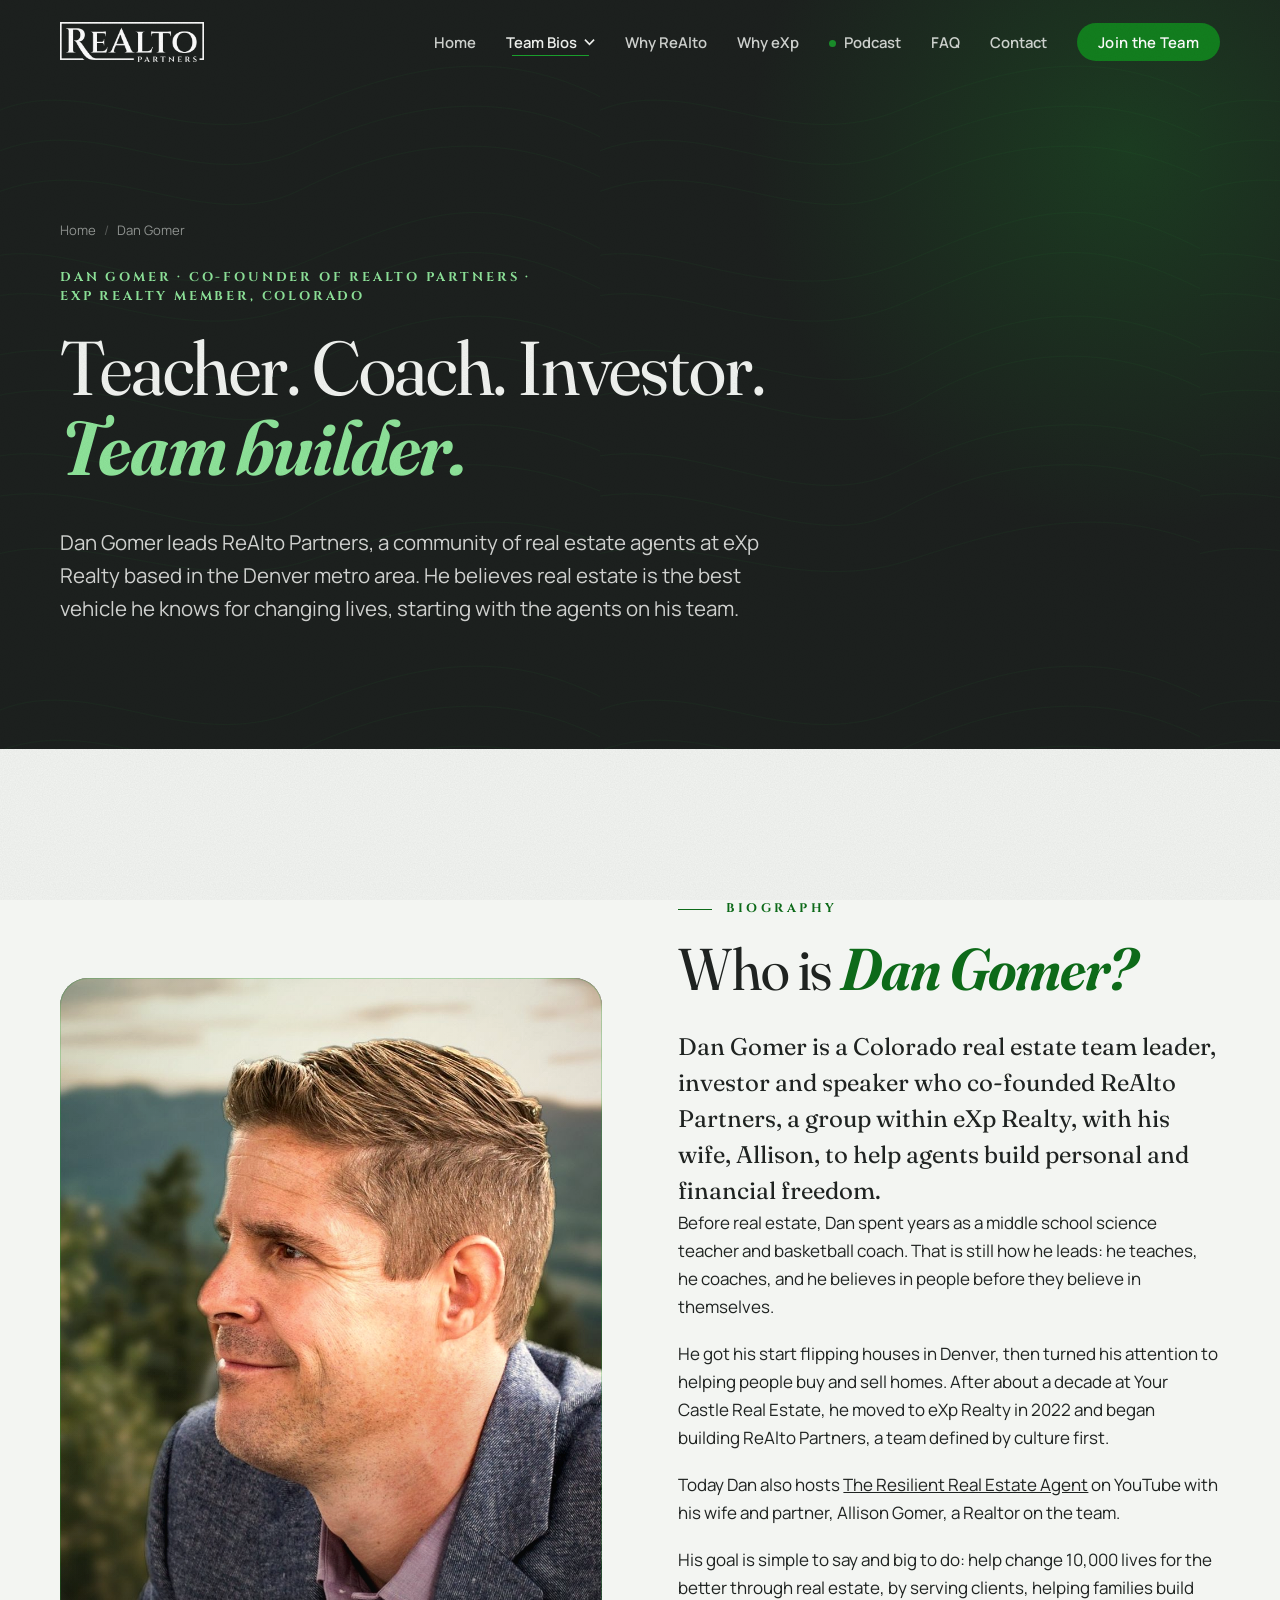
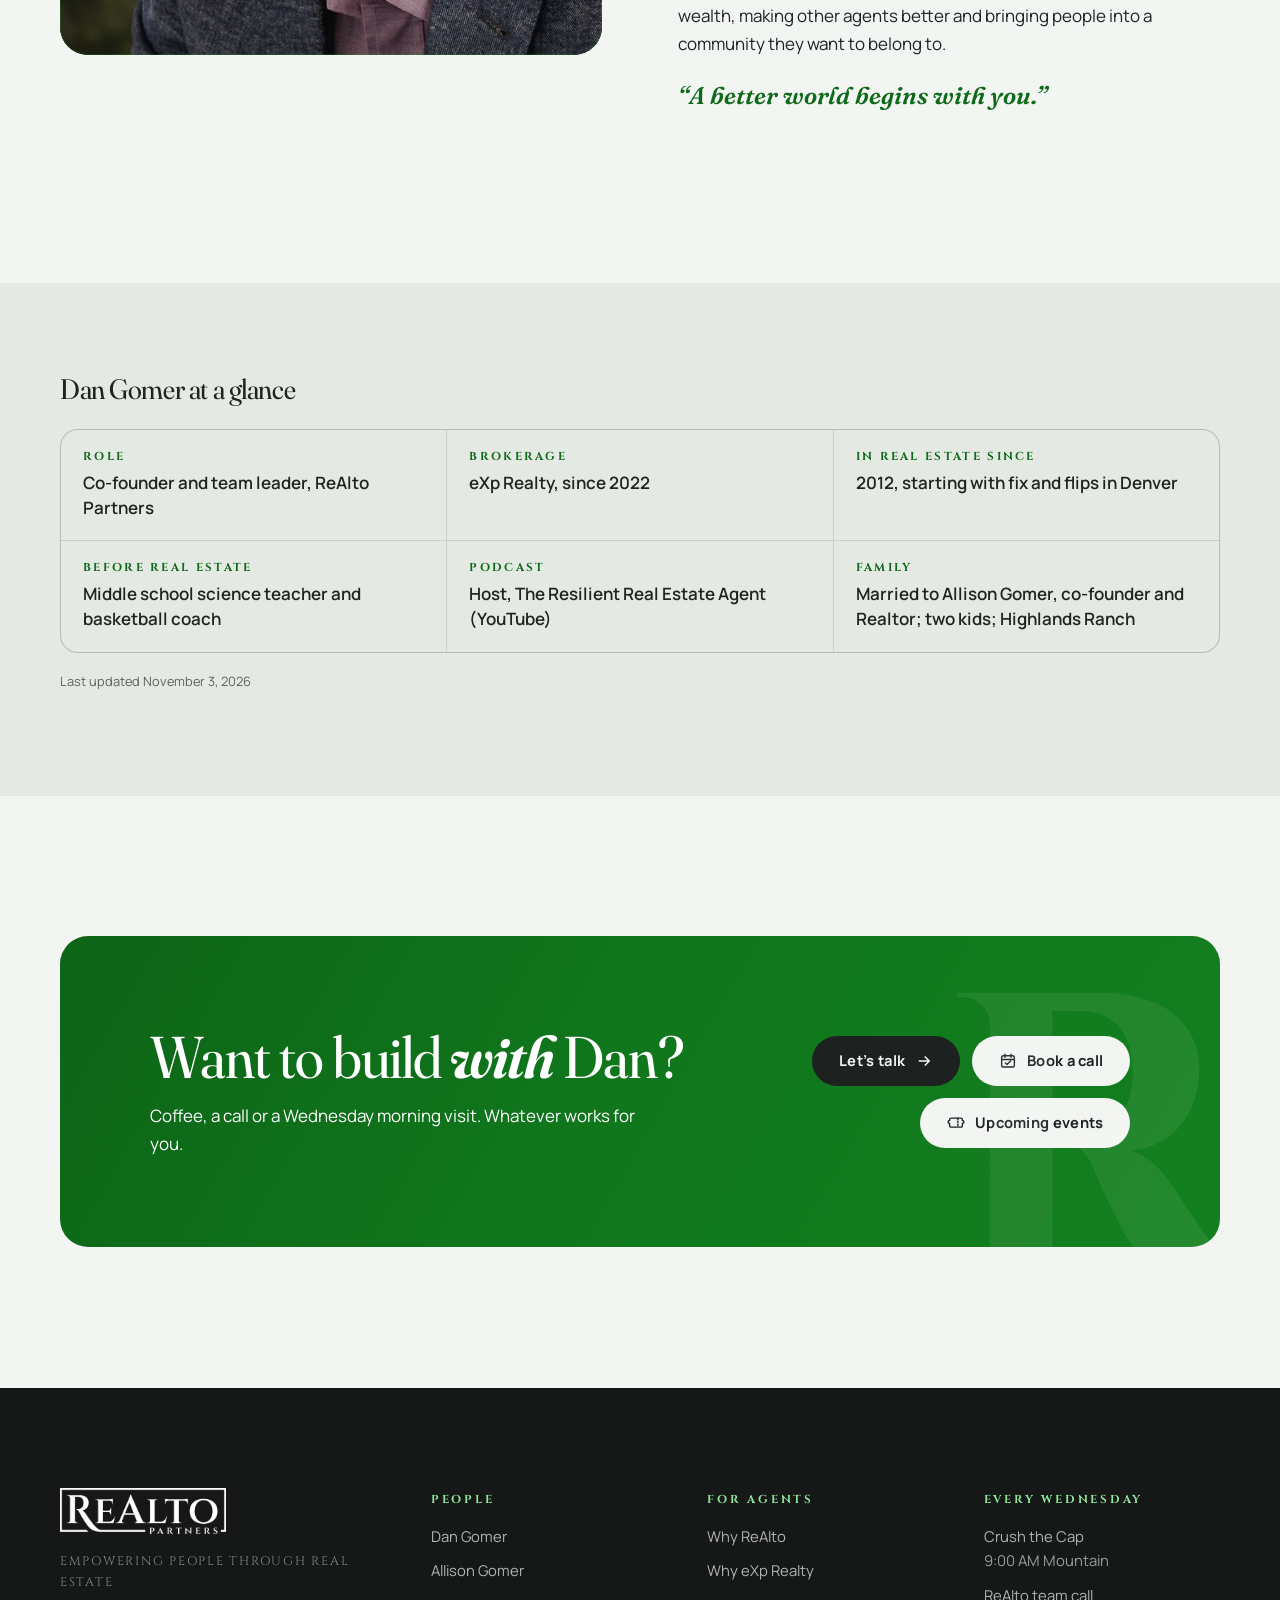
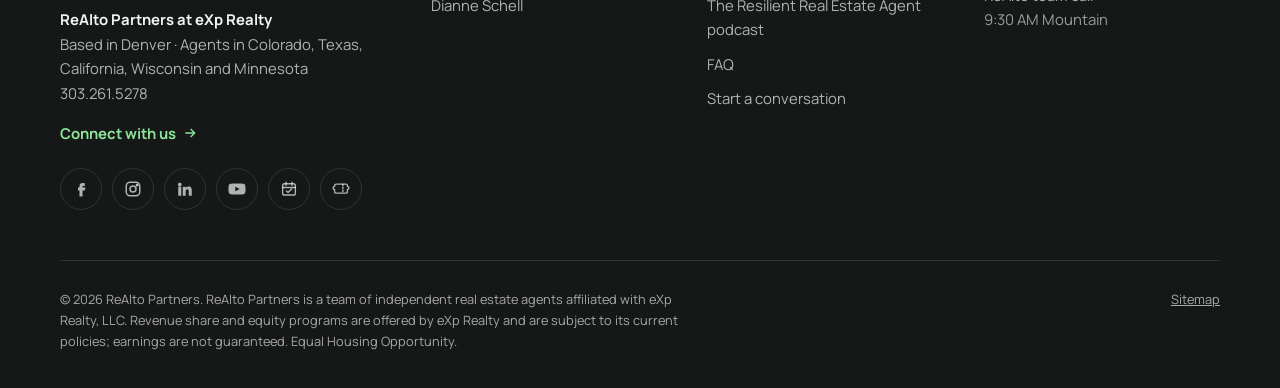
<file: realto-partners/dan-gomer.html>
<!doctype html>
<html lang="en-US">
<head>
<meta charset="utf-8">
<!-- Google Tag Manager -->
<script async src="https://www.googletagmanager.com/gtm.js?id=GTM-K7P7275M"></script>
<script>
  window.dataLayer = window.dataLayer || [];
  function gtag(){dataLayer.push(arguments);}
  window.dataLayer.push({'gtm.start': new Date().getTime(), event: 'gtm.js'});
  gtag('js', new Date());
</script>
<!-- End Google Tag Manager -->
<meta name="viewport" content="width=device-width, initial-scale=1">
<title>Dan Gomer | Co-founder of ReAlto Partners, eXp Realty</title>
<meta name="description" content="Dan Gomer is a Colorado real estate team leader at eXp Realty, co-founder of ReAlto Partners and host of The Resilient Real Estate Agent podcast.">
<meta name="robots" content="index, follow, max-image-preview:large">
<link rel="canonical" href="https://realtopartners.com/dan-gomer.html">
<meta property="og:site_name" content="ReAlto Partners">
<meta property="og:locale" content="en_US">
<meta property="og:type" content="website">
<meta property="og:title" content="Dan Gomer | Co-founder of ReAlto Partners, eXp Realty">
<meta property="og:description" content="Dan Gomer is a Colorado real estate team leader at eXp Realty, co-founder of ReAlto Partners and host of The Resilient Real Estate Agent podcast.">
<meta property="og:url" content="https://realtopartners.com/dan-gomer.html">
<meta property="og:image" content="https://realtopartners.com/images/dan-about.jpg">
<meta name="twitter:card" content="summary_large_image">
<meta name="twitter:title" content="Dan Gomer | Co-founder of ReAlto Partners, eXp Realty">
<meta name="twitter:description" content="Dan Gomer is a Colorado real estate team leader at eXp Realty, co-founder of ReAlto Partners and host of The Resilient Real Estate Agent podcast.">
<meta name="twitter:image" content="https://realtopartners.com/images/dan-about.jpg">
<meta name="geo.region" content="US-CO">
<meta name="geo.placename" content="Highlands Ranch, Colorado">
<meta name="theme-color" content="#1d211f">
<script>document.documentElement.classList.add("js")</script>
<link rel="icon" href="assets/favicon.svg" type="image/svg+xml">
<link rel="icon" href="images/favicon.png" type="image/png">
<link rel="alternate" type="text/plain" href="llms.txt" title="LLM summary">
<link rel="preconnect" href="https://fonts.googleapis.com">
<link rel="preconnect" href="https://fonts.gstatic.com" crossorigin>
<link href="https://fonts.googleapis.com/css2?family=Cinzel:wght@500;600;700&family=Fraunces:ital,opsz,wght@0,9..144,300..700;1,9..144,300..700&family=Manrope:wght@400;500;600;700;800&display=swap" rel="stylesheet">
<link rel="stylesheet" href="assets/css/styles.css">
<script type="application/ld+json">
{
 "@context": "https://schema.org",
 "@graph": [
  {
   "@type": "WebSite",
   "@id": "https://realtopartners.com/#website",
   "url": "https://realtopartners.com/",
   "name": "ReAlto Partners",
   "inLanguage": "en-US",
   "description": "ReAlto Partners is Dan Gomer's community of real estate agents at eXp Realty in Colorado.",
   "publisher": {
    "@id": "https://realtopartners.com/#organization"
   }
  },
  {
   "@type": "RealEstateAgent",
   "@id": "https://realtopartners.com/#organization",
   "name": "ReAlto Partners",
   "alternateName": [
    "ReAlto Partners at eXp Realty",
    "Realto Partners",
    "ReAlto"
   ],
   "slogan": "Empowering People Through Real Estate",
   "description": "ReAlto Partners is a culture-first group of real estate agents in the Denver metro area of Colorado, co-founded by Dan and Allison Gomer, who lead it with co-leader Dianne Schell. It operates under the eXp Realty umbrella: eXp Realty is the brokerage and parent company, and ReAlto Partners is a group within it. It helps agents grow their businesses, earn through eXp's revenue share and ownership programs, and build community through weekly calls, masterminds, training and in-person events.",
   "disambiguatingDescription": "A Denver-based real estate agent team powered by eXp Realty, founded by Dan and Allison Gomer. Not a private equity or investment firm.",
   "url": "https://realtopartners.com/",
   "logo": "https://realtopartners.com/images/logo.png",
   "image": "https://realtopartners.com/images/team-capitol.jpg",
   "telephone": "+1-303-261-5278",
   "address": {
    "@type": "PostalAddress",
    "addressLocality": "Highlands Ranch",
    "addressRegion": "CO",
    "addressCountry": "US"
   },
   "areaServed": [
    {
     "@type": "City",
     "name": "Denver",
     "containedInPlace": {
      "@type": "State",
      "name": "Colorado"
     }
    },
    {
     "@type": "City",
     "name": "Highlands Ranch",
     "containedInPlace": {
      "@type": "State",
      "name": "Colorado"
     }
    },
    {
     "@type": "City",
     "name": "Colorado Springs",
     "containedInPlace": {
      "@type": "State",
      "name": "Colorado"
     }
    },
    {
     "@type": "AdministrativeArea",
     "name": "Douglas County, Colorado"
    },
    {
     "@type": "State",
     "name": "Colorado"
    },
    {
     "@type": "State",
     "name": "Texas"
    },
    {
     "@type": "State",
     "name": "California"
    },
    {
     "@type": "State",
     "name": "Wisconsin"
    },
    {
     "@type": "State",
     "name": "Minnesota"
    }
   ],
   "founder": [
    {
     "@id": "https://realtopartners.com/dan-gomer.html#person"
    },
    {
     "@id": "https://realtopartners.com/allison-gomer.html#person"
    }
   ],
   "member": [
    {
     "@id": "https://realtopartners.com/dan-gomer.html#person"
    },
    {
     "@id": "https://realtopartners.com/allison-gomer.html#person"
    },
    {
     "@type": "Person",
     "@id": "https://realtopartners.com/dianne-schell.html#person",
     "name": "Dianne Schell",
     "jobTitle": "Co-leader, ReAlto Partners; Realtor",
     "url": "https://realtopartners.com/dianne-schell.html",
     "image": "https://realtopartners.com/images/dianne.jpg",
     "memberOf": {
      "@id": "https://realtopartners.com/#exp-realty"
     },
     "sameAs": [
      "https://www.linkedin.com/in/dianne-schell/",
      "https://www.facebook.com/dianneschellrealtor",
      "https://www.instagram.com/dianneschell_realtor"
     ],
     "worksFor": {
      "@id": "https://realtopartners.com/#organization"
     }
    }
   ],
   "parentOrganization": {
    "@type": "RealEstateAgent",
    "@id": "https://realtopartners.com/#exp-realty",
    "name": "eXp Realty",
    "url": "https://www.exprealty.com/",
    "sameAs": [
     "https://en.wikipedia.org/wiki/EXp_World_Holdings"
    ]
   },
   "knowsAbout": [
    "Real estate careers",
    "eXp Realty revenue share",
    "Agent equity",
    "Real estate team building",
    "Lead generation",
    "Real estate coaching",
    "Buying and selling homes in Colorado"
   ],
   "sameAs": [
    "https://www.facebook.com/ReAltoPartners",
    "https://www.instagram.com/realto_partners/",
    "https://www.linkedin.com/company/realto-partners/",
    "https://www.dangomer.com/",
    "https://www.youtube.com/@theresilientrealestateagent"
   ]
  },
  {
   "@type": "Person",
   "@id": "https://realtopartners.com/dan-gomer.html#person",
   "name": "Dan Gomer",
   "givenName": "Dan",
   "familyName": "Gomer",
   "jobTitle": "Co-founder and Team Leader, ReAlto Partners",
   "description": "Dan Gomer is a Colorado real estate team leader at eXp Realty, co-founder of ReAlto Partners, host of The Resilient Real Estate Agent podcast on YouTube, and a former middle school science teacher and basketball coach who began in real estate by flipping houses in Denver.",
   "url": "https://realtopartners.com/dan-gomer.html",
   "image": "https://realtopartners.com/images/dan-about.jpg",
   "worksFor": {
    "@id": "https://realtopartners.com/#organization"
   },
   "memberOf": {
    "@id": "https://realtopartners.com/#exp-realty"
   },
   "affiliation": {
    "@id": "https://realtopartners.com/#exp-realty"
   },
   "spouse": {
    "@id": "https://realtopartners.com/allison-gomer.html#person"
   },
   "homeLocation": {
    "@type": "Place",
    "name": "Highlands Ranch, Colorado"
   },
   "knowsAbout": [
    "Real estate team leadership",
    "eXp Realty",
    "Real estate investing",
    "Sphere marketing",
    "Mindset",
    "Public speaking"
   ],
   "sameAs": [
    "https://www.dangomer.com/",
    "https://www.youtube.com/@theresilientrealestateagent",
    "https://www.youtube.com/channel/UCsfOEfe5zPbju0cti-AUzNQ",
    "https://www.eventbrite.com/o/dan-gomer-50128640253",
    "https://www.linkedin.com/in/dan-gomer-62221551/",
    "https://www.instagram.com/dangomer_/",
    "https://www.instagram.com/realto_partners/"
   ]
  },
  {
   "@type": "Person",
   "@id": "https://realtopartners.com/allison-gomer.html#person",
   "name": "Allison Gomer",
   "givenName": "Allison",
   "familyName": "Gomer",
   "jobTitle": "Co-founder of ReAlto Partners; Realtor with eXp Realty",
   "description": "Allison Gomer is a Colorado Realtor and co-founder of ReAlto Partners, a group within eXp Realty, Dan Gomer's wife, and co-host of The Resilient Real Estate Agent podcast. She is known for a calm, people-first approach and a focus on wellbeing and connection inside the team.",
   "url": "https://realtopartners.com/allison-gomer.html",
   "image": "https://realtopartners.com/images/allison.jpg",
   "worksFor": {
    "@id": "https://realtopartners.com/#organization"
   },
   "memberOf": {
    "@id": "https://realtopartners.com/#exp-realty"
   },
   "affiliation": {
    "@id": "https://realtopartners.com/#exp-realty"
   },
   "spouse": {
    "@id": "https://realtopartners.com/dan-gomer.html#person"
   },
   "hasOccupation": {
    "@type": "Occupation",
    "name": "Real estate agent"
   },
   "knowsAbout": [
    "Buying and selling homes in Colorado",
    "Real estate",
    "Team culture",
    "Mindset and resilience",
    "Mindfulness"
   ],
   "sameAs": [
    "https://www.youtube.com/@theresilientrealestateagent"
   ]
  },
  {
   "@type": "BreadcrumbList",
   "@id": "https://realtopartners.com/dan-gomer.html#breadcrumb",
   "itemListElement": [
    {
     "@type": "ListItem",
     "position": 1,
     "name": "Home",
     "item": "https://realtopartners.com/"
    },
    {
     "@type": "ListItem",
     "position": 2,
     "name": "Dan Gomer",
     "item": "https://realtopartners.com/dan-gomer.html"
    }
   ]
  },
  {
   "@type": "ProfilePage",
   "@id": "https://realtopartners.com/dan-gomer.html#webpage",
   "url": "https://realtopartners.com/dan-gomer.html",
   "name": "Dan Gomer | Co-founder of ReAlto Partners, eXp Realty",
   "description": "Dan Gomer is a Colorado real estate team leader at eXp Realty, co-founder of ReAlto Partners and host of The Resilient Real Estate Agent podcast.",
   "isPartOf": {
    "@id": "https://realtopartners.com/#website"
   },
   "inLanguage": "en-US",
   "dateModified": "2026-11-03",
   "primaryImageOfPage": {
    "@type": "ImageObject",
    "url": "https://realtopartners.com/images/dan-about.jpg"
   },
   "about": {
    "@id": "https://realtopartners.com/dan-gomer.html#person"
   },
   "mainEntity": {
    "@id": "https://realtopartners.com/dan-gomer.html#person"
   },
   "breadcrumb": {
    "@id": "https://realtopartners.com/dan-gomer.html#breadcrumb"
   }
  }
 ]
}
</script>
</head>
<body>
<a class="skip" href="#main">Skip to content</a>
<header class="site-header">
  <div class="wrap">
    <a class="brand" href="index.html" aria-label="ReAlto Partners home">
      <img src="images/logo-white.png" alt="ReAlto Partners" width="900" height="250">
    </a>
    <button class="nav-toggle" aria-label="Menu" aria-expanded="false" aria-controls="site-nav"><span></span><span></span><span></span></button>
    <nav class="nav" id="site-nav" aria-label="Main">
      <a href="index.html">Home</a><div class="nav-group is-current"><button class="nav-drop" type="button" aria-expanded="false" aria-controls="team-menu">Team Bios<svg viewBox="0 0 12 8" aria-hidden="true"><path d="M1 1.5l5 5 5-5" fill="none" stroke="currentColor" stroke-width="1.8"/></svg></button><div class="nav-menu" id="team-menu"><a href="dan-gomer.html" aria-current="page"><b>Dan Gomer</b><span>Co-founder</span></a><a href="allison-gomer.html"><b>Allison Gomer</b><span>Co-founder</span></a><a href="dianne-schell.html"><b>Dianne Schell</b><span>Co-leader</span></a></div></div><a href="join-exp-realty-team.html">Why ReAlto</a><a href="why-exp-realty.html">Why eXp</a><a href="podcast.html"><span class="live-dot" aria-hidden="true"></span>Podcast</a><a href="faq.html">FAQ</a><a href="contact.html">Contact</a><a class="btn btn-brass" href="join-exp-realty-team.html#apply">Join the Team</a>
    </nav>
  </div>
</header>
<main id="main">

<section class="page-hero dark topo">
  <div class="hero-glow" aria-hidden="true"></div>
  <div class="wrap">
    <nav class="crumbs" aria-label="Breadcrumb"><ol><li><a href="index.html">Home</a></li><li aria-current="page">Dan Gomer</li></ol></nav>
    <h1><span class="h1-kicker">Dan Gomer &middot; Co-founder of ReAlto Partners &middot; eXp Realty member, Colorado</span>Teacher. Coach. Investor. <em>Team builder.</em></h1>
    <p class="lede">Dan Gomer leads ReAlto Partners, a community of real estate agents at eXp Realty based in the Denver metro area. He believes real estate is the best vehicle he knows for changing lives, starting with the agents on his team.</p>
  </div>
</section>

<section class="pad" aria-labelledby="bio-h">
  <div class="wrap split-block">
    <div class="reveal"><div class="photo " data-label="Dan Gomer &middot; images/dan-about.jpg"><img src="images/dan-about.jpg" alt="Portrait of Dan Gomer, real estate team leader at eXp Realty" width="800" height="1000" loading="lazy" decoding="async" srcset="images/dan-about-480.jpg 480w, images/dan-about-960.jpg 960w, images/dan-about.jpg 1600w" sizes="(max-width: 760px) 60vw, 50vw"></div></div>
    <div class="reveal d1">
      <p class="eyebrow">Biography</p>
      <h2 id="bio-h">Who is <em>Dan Gomer?</em></h2>
      <p class="summary">Dan Gomer is a Colorado real estate team leader, investor and speaker who co-founded ReAlto Partners, a group within eXp Realty, with his wife, Allison, to help agents build personal and financial freedom.</p>
      <p>Before real estate, Dan spent years as a middle school science teacher and basketball coach. That is still how he leads: he teaches, he coaches, and he believes in people before they believe in themselves.</p>
      <p>He got his start flipping houses in Denver, then turned his attention to helping people buy and sell homes. After about a decade at Your Castle Real Estate, he moved to eXp Realty in 2022 and began building ReAlto Partners, a team defined by culture first.</p>
      <p>Today Dan also hosts <a href="https://www.youtube.com/@theresilientrealestateagent" target="_blank" rel="noopener">The Resilient Real Estate Agent</a> on YouTube with his wife and partner, Allison Gomer, a Realtor on the team.</p>
      <p>His goal is simple to say and big to do: help change 10,000 lives for the better through real estate, by serving clients, helping families build wealth, making other agents better and bringing people into a community they want to belong to.</p>
      <p class="signature">&ldquo;A better world begins with you.&rdquo;</p>
    </div>
  </div>
</section>

<section class="paper pad-sm" aria-labelledby="dfacts-h">
  <div class="wrap">
    <h2 id="dfacts-h" class="h3" style="margin-bottom:24px">Dan Gomer at a glance</h2>
    <dl class="facts">
      <div><dt>Role</dt><dd>Co-founder and team leader, ReAlto Partners</dd></div>
      <div><dt>Brokerage</dt><dd>eXp Realty, since 2022</dd></div>
      <div><dt>In real estate since</dt><dd>2012, starting with fix and flips in Denver</dd></div>
      <div><dt>Before real estate</dt><dd>Middle school science teacher and basketball coach</dd></div>
      <div><dt>Podcast</dt><dd>Host, The Resilient Real Estate Agent (YouTube)</dd></div>
      <div><dt>Family</dt><dd>Married to Allison Gomer, co-founder and Realtor; two kids; Highlands Ranch</dd></div>
    </dl>
    <p class="updated">Last updated <time datetime="2026-11-03">November 3, 2026</time></p>
  </div>
</section>

<section class="pad">
  <div class="wrap">
    <div class="cta-band reveal">
      <div><h2>Want to build <em>with</em> Dan?</h2><p>Coffee, a call or a Wednesday morning visit. Whatever works for you.</p></div>
      <div class="actions"><a class="btn" href="join-exp-realty-team.html#apply">Let&rsquo;s talk <svg viewBox="0 0 24 24" fill="none" stroke="currentColor" stroke-width="2" aria-hidden="true"><path d="M5 12h14M13 6l6 6-6 6"/></svg></a><a class="btn btn-light" data-link="calendly" href="https://calendly.com/dangomer" target="_blank" rel="noopener"><svg viewBox="0 0 24 24" fill="none" stroke="currentColor" stroke-width="1.8" stroke-linecap="round" stroke-linejoin="round" aria-hidden="true"><rect x="3.5" y="5" width="17" height="15" rx="2.5"/><path d="M3.5 10h17M8 3v4M16 3v4M8.5 14.5l2.2 2.2 4.8-4.8"/></svg> Book a call</a><a class="btn btn-light" data-link="eventbrite" href="https://www.eventbrite.com/o/dan-gomer-50128640253" target="_blank" rel="noopener"><svg viewBox="0 0 24 24" fill="none" stroke="currentColor" stroke-width="1.8" stroke-linecap="round" stroke-linejoin="round" aria-hidden="true"><path d="M3.5 8.5a2 2 0 0 0 0 4v3a2 2 0 0 0 2 2h13a2 2 0 0 0 2-2v-3a2 2 0 0 0 0-4v-1a2 2 0 0 0-2-2h-13a2 2 0 0 0-2 2z"/><path d="M14.5 5.5v12" stroke-dasharray="2 2"/></svg> Upcoming events</a></div>
    </div>
  </div>
</section>

</main>
<footer class="site-footer">
  <div class="wrap">
    <div class="footer-top">
      <div>
        <a class="brand" href="index.html" aria-label="ReAlto Partners home">
          <img src="images/logo-white.png" alt="ReAlto Partners" width="900" height="250">
        </a>
        <p class="footer-tag">Empowering People Through Real Estate</p>
        <address style="font-style:normal">
          <strong style="color:var(--ivory)">ReAlto Partners at eXp Realty</strong><br>
          Based in Denver &middot; Agents in Colorado, Texas, California, Wisconsin and Minnesota<br>
          <a href="tel:+1-303-261-5278">303.261.5278</a>
        </address>
        <p class="footer-connect"><a href="contact.html">Connect with us <svg viewBox="0 0 24 24" fill="none" stroke="currentColor" stroke-width="2" aria-hidden="true"><path d="M5 12h14M13 6l6 6-6 6"/></svg></a></p>
        <div class="socials">
          <a data-link="facebook" href="https://www.facebook.com/ReAltoPartners" target="_blank" rel="noopener" aria-label="ReAlto Partners on Facebook"><svg viewBox="0 0 24 24" fill="currentColor" aria-hidden="true"><path d="M14 8h3V4h-3a4 4 0 0 0-4 4v2H8v4h2v8h4v-8h3l1-4h-4V8z"/></svg></a>
          <a data-link="instagram" href="https://www.instagram.com/realto_partners/" target="_blank" rel="noopener" aria-label="ReAlto Partners on Instagram"><svg viewBox="0 0 24 24" fill="none" stroke="currentColor" stroke-width="2" aria-hidden="true"><rect x="3" y="3" width="18" height="18" rx="5"/><circle cx="12" cy="12" r="4"/><circle cx="17.5" cy="6.5" r="1" fill="currentColor"/></svg></a>
          <a data-link="linkedin" href="https://www.linkedin.com/company/realto-partners/" target="_blank" rel="noopener" aria-label="ReAlto Partners on LinkedIn"><svg viewBox="0 0 24 24" fill="currentColor" aria-hidden="true"><path d="M4.98 3.5A2.5 2.5 0 1 1 5 8.5a2.5 2.5 0 0 1-.02-5zM3 9h4v12H3zM9 9h3.8v1.7h.05c.53-1 1.83-2.05 3.77-2.05C20.6 8.65 21 11.2 21 14.5V21h-4v-5.7c0-1.36-.03-3.1-1.9-3.1-1.9 0-2.2 1.48-2.2 3v5.8H9z"/></svg></a>
          <a data-link="youtube" href="https://www.youtube.com/@theresilientrealestateagent" target="_blank" rel="noopener" aria-label="The Resilient Real Estate Agent on YouTube"><svg viewBox="0 0 24 24" fill="currentColor" aria-hidden="true"><path d="M23 7.2a3 3 0 0 0-2.1-2.1C19 4.6 12 4.6 12 4.6s-7 0-8.9.5A3 3 0 0 0 1 7.2 31 31 0 0 0 .6 12 31 31 0 0 0 1 16.8a3 3 0 0 0 2.1 2.1c1.9.5 8.9.5 8.9.5s7 0 8.9-.5a3 3 0 0 0 2.1-2.1 31 31 0 0 0 .4-4.8 31 31 0 0 0-.4-4.8zM9.7 15.1V8.9l5.8 3.1z"/></svg></a>
          <a data-link="calendly" href="https://calendly.com/dangomer" target="_blank" rel="noopener" aria-label="Book a call with Dan on Calendly"><svg viewBox="0 0 24 24" fill="none" stroke="currentColor" stroke-width="1.8" stroke-linecap="round" stroke-linejoin="round" aria-hidden="true"><rect x="3.5" y="5" width="17" height="15" rx="2.5"/><path d="M3.5 10h17M8 3v4M16 3v4M8.5 14.5l2.2 2.2 4.8-4.8"/></svg></a>
          <a data-link="eventbrite" href="https://www.eventbrite.com/o/dan-gomer-50128640253" target="_blank" rel="noopener" aria-label="Dan Gomer events on Eventbrite"><svg viewBox="0 0 24 24" fill="none" stroke="currentColor" stroke-width="1.8" stroke-linecap="round" stroke-linejoin="round" aria-hidden="true"><path d="M3.5 8.5a2 2 0 0 0 0 4v3a2 2 0 0 0 2 2h13a2 2 0 0 0 2-2v-3a2 2 0 0 0 0-4v-1a2 2 0 0 0-2-2h-13a2 2 0 0 0-2 2z"/><path d="M14.5 5.5v12" stroke-dasharray="2 2"/></svg></a>
        </div>
      </div>
      <div>
        <h2 class="h5">People</h2>
        <ul>
          <li><a href="dan-gomer.html">Dan Gomer</a></li>
          <li><a href="allison-gomer.html">Allison Gomer</a></li>
          <li><a href="dianne-schell.html">Dianne Schell</a></li>
        </ul>
      </div>
      <div>
        <h2 class="h5">For agents</h2>
        <ul>
          <li><a href="join-exp-realty-team.html">Why ReAlto</a></li>
          <li><a href="why-exp-realty.html">Why eXp Realty</a></li>
          <li><a href="podcast.html">The Resilient Real Estate Agent podcast</a></li>
          <li><a href="faq.html">FAQ</a></li>
          <li><a href="join-exp-realty-team.html#apply">Start a conversation</a></li>
        </ul>
      </div>
      <div>
        <h2 class="h5">Every Wednesday</h2>
        <ul>
          <li>Crush the Cap<br><span style="opacity:.85">9:00 AM Mountain</span></li>
          <li>ReAlto team call<br><span style="opacity:.85">9:30 AM Mountain</span></li>
        </ul>
      </div>
    </div>
    <div class="footer-bottom">
      <p>&copy; <span data-year>2026</span> ReAlto Partners. ReAlto Partners is a team of independent real estate agents affiliated with eXp Realty, LLC. Revenue share and equity programs are offered by eXp Realty and are subject to its current policies; earnings are not guaranteed. Equal Housing Opportunity.</p>
      <p><a href="sitemap.xml">Sitemap</a></p>
    </div>
  </div>
</footer>
<script src="assets/js/main.js" defer></script>
</body>
</html>
</file>
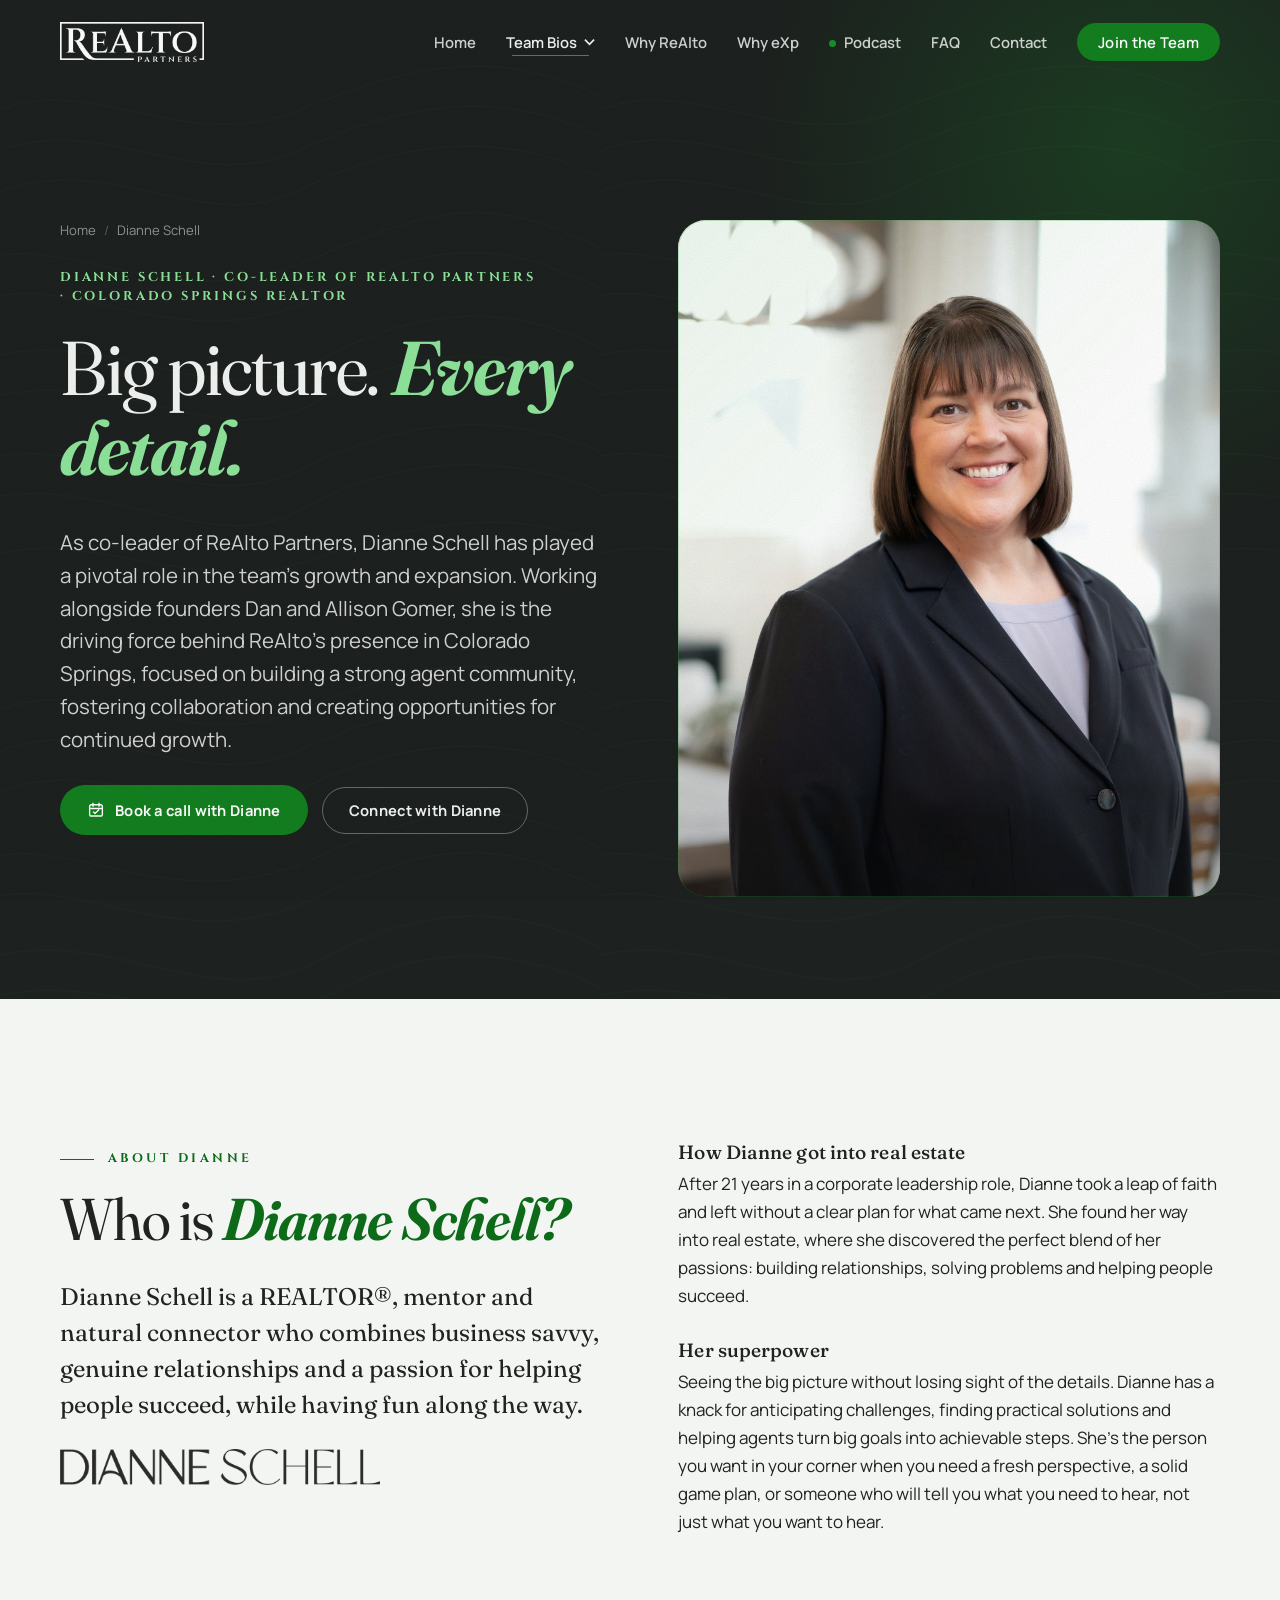
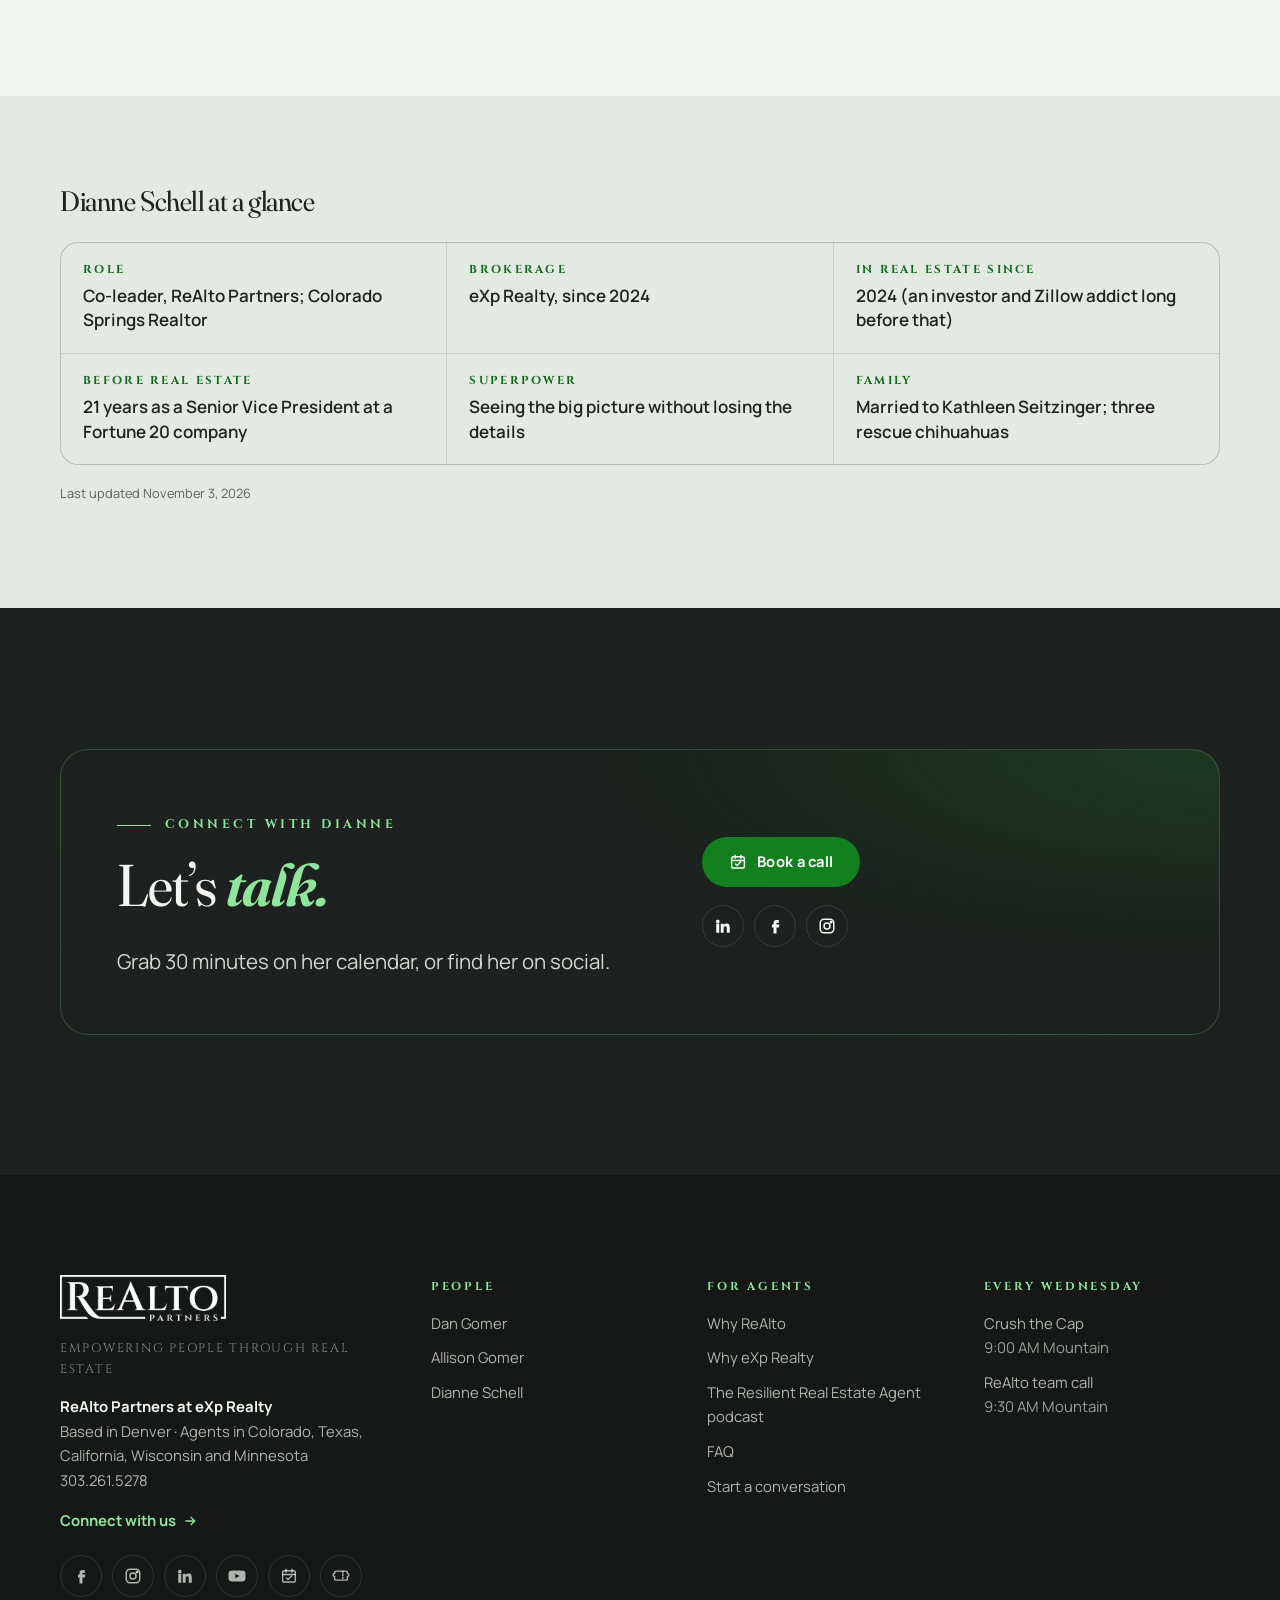
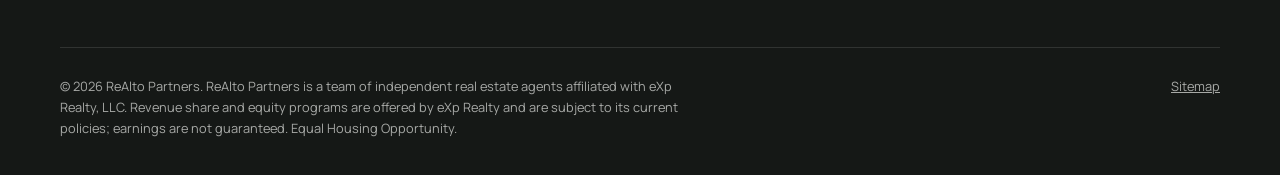
<file: realto-partners/dianne-schell.html>
<!doctype html>
<html lang="en-US">
<head>
<meta charset="utf-8">
<!-- Google Tag Manager -->
<script async src="https://www.googletagmanager.com/gtm.js?id=GTM-K7P7275M"></script>
<script>
  window.dataLayer = window.dataLayer || [];
  function gtag(){dataLayer.push(arguments);}
  window.dataLayer.push({'gtm.start': new Date().getTime(), event: 'gtm.js'});
  gtag('js', new Date());
</script>
<!-- End Google Tag Manager -->
<meta name="viewport" content="width=device-width, initial-scale=1">
<title>Dianne Schell | Co-leader of ReAlto Partners, Realtor</title>
<meta name="description" content="Dianne Schell is co-leader of ReAlto Partners and a Colorado Springs Realtor with eXp Realty, building the team&rsquo;s agent community alongside Dan and Allison Gomer.">
<meta name="robots" content="index, follow, max-image-preview:large">
<link rel="canonical" href="https://realtopartners.com/dianne-schell.html">
<meta property="og:site_name" content="ReAlto Partners">
<meta property="og:locale" content="en_US">
<meta property="og:type" content="website">
<meta property="og:title" content="Dianne Schell | Co-leader of ReAlto Partners, Realtor">
<meta property="og:description" content="Dianne Schell is co-leader of ReAlto Partners and a Colorado Springs Realtor with eXp Realty, building the team&rsquo;s agent community alongside Dan and Allison Gomer.">
<meta property="og:url" content="https://realtopartners.com/dianne-schell.html">
<meta property="og:image" content="https://realtopartners.com/images/dianne.jpg">
<meta name="twitter:card" content="summary_large_image">
<meta name="twitter:title" content="Dianne Schell | Co-leader of ReAlto Partners, Realtor">
<meta name="twitter:description" content="Dianne Schell is co-leader of ReAlto Partners and a Colorado Springs Realtor with eXp Realty, building the team&rsquo;s agent community alongside Dan and Allison Gomer.">
<meta name="twitter:image" content="https://realtopartners.com/images/dianne.jpg">
<meta name="geo.region" content="US-CO">
<meta name="geo.placename" content="Highlands Ranch, Colorado">
<meta name="theme-color" content="#1d211f">
<script>document.documentElement.classList.add("js")</script>
<link rel="icon" href="assets/favicon.svg" type="image/svg+xml">
<link rel="icon" href="images/favicon.png" type="image/png">
<link rel="alternate" type="text/plain" href="llms.txt" title="LLM summary">
<link rel="preconnect" href="https://fonts.googleapis.com">
<link rel="preconnect" href="https://fonts.gstatic.com" crossorigin>
<link href="https://fonts.googleapis.com/css2?family=Cinzel:wght@500;600;700&family=Fraunces:ital,opsz,wght@0,9..144,300..700;1,9..144,300..700&family=Manrope:wght@400;500;600;700;800&display=swap" rel="stylesheet">
<link rel="stylesheet" href="assets/css/styles.css">
<script type="application/ld+json">
{
 "@context": "https://schema.org",
 "@graph": [
  {
   "@type": "WebSite",
   "@id": "https://realtopartners.com/#website",
   "url": "https://realtopartners.com/",
   "name": "ReAlto Partners",
   "inLanguage": "en-US",
   "description": "ReAlto Partners is Dan Gomer's community of real estate agents at eXp Realty in Colorado.",
   "publisher": {
    "@id": "https://realtopartners.com/#organization"
   }
  },
  {
   "@type": "RealEstateAgent",
   "@id": "https://realtopartners.com/#organization",
   "name": "ReAlto Partners",
   "alternateName": [
    "ReAlto Partners at eXp Realty",
    "Realto Partners",
    "ReAlto"
   ],
   "slogan": "Empowering People Through Real Estate",
   "description": "ReAlto Partners is a culture-first group of real estate agents in the Denver metro area of Colorado, co-founded by Dan and Allison Gomer, who lead it with co-leader Dianne Schell. It operates under the eXp Realty umbrella: eXp Realty is the brokerage and parent company, and ReAlto Partners is a group within it. It helps agents grow their businesses, earn through eXp's revenue share and ownership programs, and build community through weekly calls, masterminds, training and in-person events.",
   "disambiguatingDescription": "A Denver-based real estate agent team powered by eXp Realty, founded by Dan and Allison Gomer. Not a private equity or investment firm.",
   "url": "https://realtopartners.com/",
   "logo": "https://realtopartners.com/images/logo.png",
   "image": "https://realtopartners.com/images/team-capitol.jpg",
   "telephone": "+1-303-261-5278",
   "address": {
    "@type": "PostalAddress",
    "addressLocality": "Highlands Ranch",
    "addressRegion": "CO",
    "addressCountry": "US"
   },
   "areaServed": [
    {
     "@type": "City",
     "name": "Denver",
     "containedInPlace": {
      "@type": "State",
      "name": "Colorado"
     }
    },
    {
     "@type": "City",
     "name": "Highlands Ranch",
     "containedInPlace": {
      "@type": "State",
      "name": "Colorado"
     }
    },
    {
     "@type": "City",
     "name": "Colorado Springs",
     "containedInPlace": {
      "@type": "State",
      "name": "Colorado"
     }
    },
    {
     "@type": "AdministrativeArea",
     "name": "Douglas County, Colorado"
    },
    {
     "@type": "State",
     "name": "Colorado"
    },
    {
     "@type": "State",
     "name": "Texas"
    },
    {
     "@type": "State",
     "name": "California"
    },
    {
     "@type": "State",
     "name": "Wisconsin"
    },
    {
     "@type": "State",
     "name": "Minnesota"
    }
   ],
   "founder": [
    {
     "@id": "https://realtopartners.com/dan-gomer.html#person"
    },
    {
     "@id": "https://realtopartners.com/allison-gomer.html#person"
    }
   ],
   "member": [
    {
     "@id": "https://realtopartners.com/dan-gomer.html#person"
    },
    {
     "@id": "https://realtopartners.com/allison-gomer.html#person"
    },
    {
     "@type": "Person",
     "@id": "https://realtopartners.com/dianne-schell.html#person",
     "name": "Dianne Schell",
     "jobTitle": "Co-leader, ReAlto Partners; Realtor",
     "url": "https://realtopartners.com/dianne-schell.html",
     "image": "https://realtopartners.com/images/dianne.jpg",
     "memberOf": {
      "@id": "https://realtopartners.com/#exp-realty"
     },
     "sameAs": [
      "https://www.linkedin.com/in/dianne-schell/",
      "https://www.facebook.com/dianneschellrealtor",
      "https://www.instagram.com/dianneschell_realtor"
     ],
     "worksFor": {
      "@id": "https://realtopartners.com/#organization"
     }
    }
   ],
   "parentOrganization": {
    "@type": "RealEstateAgent",
    "@id": "https://realtopartners.com/#exp-realty",
    "name": "eXp Realty",
    "url": "https://www.exprealty.com/",
    "sameAs": [
     "https://en.wikipedia.org/wiki/EXp_World_Holdings"
    ]
   },
   "knowsAbout": [
    "Real estate careers",
    "eXp Realty revenue share",
    "Agent equity",
    "Real estate team building",
    "Lead generation",
    "Real estate coaching",
    "Buying and selling homes in Colorado"
   ],
   "sameAs": [
    "https://www.facebook.com/ReAltoPartners",
    "https://www.instagram.com/realto_partners/",
    "https://www.linkedin.com/company/realto-partners/",
    "https://www.dangomer.com/",
    "https://www.youtube.com/@theresilientrealestateagent"
   ]
  },
  {
   "@type": "Person",
   "@id": "https://realtopartners.com/dan-gomer.html#person",
   "name": "Dan Gomer",
   "givenName": "Dan",
   "familyName": "Gomer",
   "jobTitle": "Co-founder and Team Leader, ReAlto Partners",
   "description": "Dan Gomer is a Colorado real estate team leader at eXp Realty, co-founder of ReAlto Partners, host of The Resilient Real Estate Agent podcast on YouTube, and a former middle school science teacher and basketball coach who began in real estate by flipping houses in Denver.",
   "url": "https://realtopartners.com/dan-gomer.html",
   "image": "https://realtopartners.com/images/dan-about.jpg",
   "worksFor": {
    "@id": "https://realtopartners.com/#organization"
   },
   "memberOf": {
    "@id": "https://realtopartners.com/#exp-realty"
   },
   "affiliation": {
    "@id": "https://realtopartners.com/#exp-realty"
   },
   "spouse": {
    "@id": "https://realtopartners.com/allison-gomer.html#person"
   },
   "homeLocation": {
    "@type": "Place",
    "name": "Highlands Ranch, Colorado"
   },
   "knowsAbout": [
    "Real estate team leadership",
    "eXp Realty",
    "Real estate investing",
    "Sphere marketing",
    "Mindset",
    "Public speaking"
   ],
   "sameAs": [
    "https://www.dangomer.com/",
    "https://www.youtube.com/@theresilientrealestateagent",
    "https://www.youtube.com/channel/UCsfOEfe5zPbju0cti-AUzNQ",
    "https://www.eventbrite.com/o/dan-gomer-50128640253",
    "https://www.linkedin.com/in/dan-gomer-62221551/",
    "https://www.instagram.com/dangomer_/",
    "https://www.instagram.com/realto_partners/"
   ]
  },
  {
   "@type": "Person",
   "@id": "https://realtopartners.com/allison-gomer.html#person",
   "name": "Allison Gomer",
   "givenName": "Allison",
   "familyName": "Gomer",
   "jobTitle": "Co-founder of ReAlto Partners; Realtor with eXp Realty",
   "description": "Allison Gomer is a Colorado Realtor and co-founder of ReAlto Partners, a group within eXp Realty, Dan Gomer's wife, and co-host of The Resilient Real Estate Agent podcast. She is known for a calm, people-first approach and a focus on wellbeing and connection inside the team.",
   "url": "https://realtopartners.com/allison-gomer.html",
   "image": "https://realtopartners.com/images/allison.jpg",
   "worksFor": {
    "@id": "https://realtopartners.com/#organization"
   },
   "memberOf": {
    "@id": "https://realtopartners.com/#exp-realty"
   },
   "affiliation": {
    "@id": "https://realtopartners.com/#exp-realty"
   },
   "spouse": {
    "@id": "https://realtopartners.com/dan-gomer.html#person"
   },
   "hasOccupation": {
    "@type": "Occupation",
    "name": "Real estate agent"
   },
   "knowsAbout": [
    "Buying and selling homes in Colorado",
    "Real estate",
    "Team culture",
    "Mindset and resilience",
    "Mindfulness"
   ],
   "sameAs": [
    "https://www.youtube.com/@theresilientrealestateagent"
   ]
  },
  {
   "@type": "BreadcrumbList",
   "@id": "https://realtopartners.com/dianne-schell.html#breadcrumb",
   "itemListElement": [
    {
     "@type": "ListItem",
     "position": 1,
     "name": "Home",
     "item": "https://realtopartners.com/"
    },
    {
     "@type": "ListItem",
     "position": 2,
     "name": "Dianne Schell",
     "item": "https://realtopartners.com/dianne-schell.html"
    }
   ]
  },
  {
   "@type": "ProfilePage",
   "@id": "https://realtopartners.com/dianne-schell.html#webpage",
   "url": "https://realtopartners.com/dianne-schell.html",
   "name": "Dianne Schell | Co-leader of ReAlto Partners, Realtor",
   "description": "Dianne Schell is co-leader of ReAlto Partners and a Colorado Springs Realtor with eXp Realty, building the team&rsquo;s agent community alongside Dan and Allison Gomer.",
   "isPartOf": {
    "@id": "https://realtopartners.com/#website"
   },
   "inLanguage": "en-US",
   "dateModified": "2026-11-03",
   "primaryImageOfPage": {
    "@type": "ImageObject",
    "url": "https://realtopartners.com/images/dianne.jpg"
   },
   "about": {
    "@id": "https://realtopartners.com/dianne-schell.html#person"
   },
   "mainEntity": {
    "@id": "https://realtopartners.com/dianne-schell.html#person"
   },
   "breadcrumb": {
    "@id": "https://realtopartners.com/dianne-schell.html#breadcrumb"
   }
  }
 ]
}
</script>
</head>
<body>
<a class="skip" href="#main">Skip to content</a>
<header class="site-header">
  <div class="wrap">
    <a class="brand" href="index.html" aria-label="ReAlto Partners home">
      <img src="images/logo-white.png" alt="ReAlto Partners" width="900" height="250">
    </a>
    <button class="nav-toggle" aria-label="Menu" aria-expanded="false" aria-controls="site-nav"><span></span><span></span><span></span></button>
    <nav class="nav" id="site-nav" aria-label="Main">
      <a href="index.html">Home</a><div class="nav-group is-current"><button class="nav-drop" type="button" aria-expanded="false" aria-controls="team-menu">Team Bios<svg viewBox="0 0 12 8" aria-hidden="true"><path d="M1 1.5l5 5 5-5" fill="none" stroke="currentColor" stroke-width="1.8"/></svg></button><div class="nav-menu" id="team-menu"><a href="dan-gomer.html"><b>Dan Gomer</b><span>Co-founder</span></a><a href="allison-gomer.html"><b>Allison Gomer</b><span>Co-founder</span></a><a href="dianne-schell.html" aria-current="page"><b>Dianne Schell</b><span>Co-leader</span></a></div></div><a href="join-exp-realty-team.html">Why ReAlto</a><a href="why-exp-realty.html">Why eXp</a><a href="podcast.html"><span class="live-dot" aria-hidden="true"></span>Podcast</a><a href="faq.html">FAQ</a><a href="contact.html">Contact</a><a class="btn btn-brass" href="join-exp-realty-team.html#apply">Join the Team</a>
    </nav>
  </div>
</header>
<main id="main">

<section class="page-hero dark topo">
  <div class="hero-glow" aria-hidden="true"></div>
  <div class="wrap split-block" style="align-items:start">
    <div>
      <nav class="crumbs" aria-label="Breadcrumb"><ol><li><a href="index.html">Home</a></li><li aria-current="page">Dianne Schell</li></ol></nav>
      <h1><span class="h1-kicker">Dianne Schell &middot; Co-leader of ReAlto Partners &middot; Colorado Springs Realtor</span>Big picture. <em>Every detail.</em></h1>
      <p class="lede">As co-leader of ReAlto Partners, Dianne Schell has played a pivotal role in the team&rsquo;s growth and expansion. Working alongside founders Dan and Allison Gomer, she is the driving force behind ReAlto&rsquo;s presence in Colorado Springs, focused on building a strong agent community, fostering collaboration and creating opportunities for continued growth.</p>
      <div class="hero-actions" style="display:flex;gap:14px;flex-wrap:wrap;margin-top:30px">
        <a class="btn btn-brass" href="https://calendly.com/dianne-kendracollaborative/30min" target="_blank" rel="noopener"><svg viewBox="0 0 24 24" fill="none" stroke="currentColor" stroke-width="1.8" stroke-linecap="round" stroke-linejoin="round" aria-hidden="true"><rect x="3.5" y="5" width="17" height="15" rx="2.5"/><path d="M3.5 10h17M8 3v4M16 3v4M8.5 14.5l2.2 2.2 4.8-4.8"/></svg> Book a call with Dianne</a>
        <a class="btn btn-ghost" href="#connect">Connect with Dianne</a>
      </div>
    </div>
    <div class="reveal"><div class="photo " data-label=""><img src="images/dianne.jpg" alt="Dianne Schell, co-leader of ReAlto Partners and Colorado Springs Realtor" width="800" height="1000" loading="eager" fetchpriority="high" decoding="async" srcset="images/dianne-480.jpg 480w, images/dianne-960.jpg 960w, images/dianne.jpg 1600w" sizes="(max-width: 760px) 60vw, 50vw"></div></div>
  </div>
</section>

<section class="pad" aria-labelledby="dbio-h">
  <div class="wrap split-block" style="align-items:start">
    <div class="reveal">
      <p class="eyebrow">About Dianne</p>
      <h2 id="dbio-h">Who is <em>Dianne Schell?</em></h2>
      <p class="summary">Dianne Schell is a REALTOR&reg;, mentor and natural connector who combines business savvy, genuine relationships and a passion for helping people succeed, while having fun along the way.</p>
      <img class="ds-logo" src="images/dianne-logo.png" alt="Dianne Schell logo" width="900" height="100" loading="lazy">
    </div>
    <div class="reveal d1">
      <h3 class="h4">How Dianne got into real estate</h3>
      <p>After 21 years in a corporate leadership role, Dianne took a leap of faith and left without a clear plan for what came next. She found her way into real estate, where she discovered the perfect blend of her passions: building relationships, solving problems and helping people succeed.</p>
      <h3 class="h4" style="margin-top:28px">Her superpower</h3>
      <p>Seeing the big picture without losing sight of the details. Dianne has a knack for anticipating challenges, finding practical solutions and helping agents turn big goals into achievable steps. She&rsquo;s the person you want in your corner when you need a fresh perspective, a solid game plan, or someone who will tell you what you need to hear, not just what you want to hear.</p>
    </div>
  </div>
</section>

<section class="paper pad-sm" aria-labelledby="dsfacts-h">
  <div class="wrap">
    <h2 id="dsfacts-h" class="h3" style="margin-bottom:24px">Dianne Schell at a glance</h2>
    <dl class="facts">
      <div><dt>Role</dt><dd>Co-leader, ReAlto Partners; Colorado Springs Realtor</dd></div>
      <div><dt>Brokerage</dt><dd>eXp Realty, since 2024</dd></div>
      <div><dt>In real estate since</dt><dd>2024 (an investor and Zillow addict long before that)</dd></div>
      <div><dt>Before real estate</dt><dd>21 years as a Senior Vice President at a Fortune 20 company</dd></div>
      <div><dt>Superpower</dt><dd>Seeing the big picture without losing the details</dd></div>
      <div><dt>Family</dt><dd>Married to Kathleen Seitzinger; three rescue chihuahuas</dd></div>
    </dl>
    <p class="updated">Last updated <time datetime="2026-11-03">November 3, 2026</time></p>
  </div>
</section>

<section class="dark pad" id="connect" aria-labelledby="dconnect-h">
  <div class="wrap">
    <div class="connect-box reveal">
      <div>
        <p class="eyebrow">Connect with Dianne</p>
        <h2 id="dconnect-h">Let&rsquo;s <em>talk.</em></h2>
        <p class="lede">Grab 30 minutes on her calendar, or find her on social.</p>
      </div>
      <div class="connect-actions">
        <a class="btn btn-brass" href="https://calendly.com/dianne-kendracollaborative/30min" target="_blank" rel="noopener"><svg viewBox="0 0 24 24" fill="none" stroke="currentColor" stroke-width="1.8" stroke-linecap="round" stroke-linejoin="round" aria-hidden="true"><rect x="3.5" y="5" width="17" height="15" rx="2.5"/><path d="M3.5 10h17M8 3v4M16 3v4M8.5 14.5l2.2 2.2 4.8-4.8"/></svg> Book a call</a>
        <div class="socials">
          <a href="https://www.linkedin.com/in/dianne-schell/" target="_blank" rel="noopener" aria-label="Dianne Schell on LinkedIn"><svg viewBox="0 0 24 24" fill="currentColor" aria-hidden="true"><path d="M4.98 3.5A2.5 2.5 0 1 1 5 8.5a2.5 2.5 0 0 1-.02-5zM3 9h4v12H3zM9 9h3.8v1.7h.05c.53-1 1.83-2.05 3.77-2.05C20.6 8.65 21 11.2 21 14.5V21h-4v-5.7c0-1.36-.03-3.1-1.9-3.1-1.9 0-2.2 1.48-2.2 3v5.8H9z"/></svg></a>
          <a href="https://www.facebook.com/dianneschellrealtor" target="_blank" rel="noopener" aria-label="Dianne Schell Realtor on Facebook"><svg viewBox="0 0 24 24" fill="currentColor" aria-hidden="true"><path d="M14 8h3V4h-3a4 4 0 0 0-4 4v2H8v4h2v8h4v-8h3l1-4h-4V8z"/></svg></a>
          <a href="https://www.instagram.com/dianneschell_realtor" target="_blank" rel="noopener" aria-label="Dianne Schell on Instagram"><svg viewBox="0 0 24 24" fill="none" stroke="currentColor" stroke-width="2" aria-hidden="true"><rect x="3" y="3" width="18" height="18" rx="5"/><circle cx="12" cy="12" r="4"/><circle cx="17.5" cy="6.5" r="1" fill="currentColor"/></svg></a>
        </div>
      </div>
    </div>
  </div>
</section>

</main>
<footer class="site-footer">
  <div class="wrap">
    <div class="footer-top">
      <div>
        <a class="brand" href="index.html" aria-label="ReAlto Partners home">
          <img src="images/logo-white.png" alt="ReAlto Partners" width="900" height="250">
        </a>
        <p class="footer-tag">Empowering People Through Real Estate</p>
        <address style="font-style:normal">
          <strong style="color:var(--ivory)">ReAlto Partners at eXp Realty</strong><br>
          Based in Denver &middot; Agents in Colorado, Texas, California, Wisconsin and Minnesota<br>
          <a href="tel:+1-303-261-5278">303.261.5278</a>
        </address>
        <p class="footer-connect"><a href="contact.html">Connect with us <svg viewBox="0 0 24 24" fill="none" stroke="currentColor" stroke-width="2" aria-hidden="true"><path d="M5 12h14M13 6l6 6-6 6"/></svg></a></p>
        <div class="socials">
          <a data-link="facebook" href="https://www.facebook.com/ReAltoPartners" target="_blank" rel="noopener" aria-label="ReAlto Partners on Facebook"><svg viewBox="0 0 24 24" fill="currentColor" aria-hidden="true"><path d="M14 8h3V4h-3a4 4 0 0 0-4 4v2H8v4h2v8h4v-8h3l1-4h-4V8z"/></svg></a>
          <a data-link="instagram" href="https://www.instagram.com/realto_partners/" target="_blank" rel="noopener" aria-label="ReAlto Partners on Instagram"><svg viewBox="0 0 24 24" fill="none" stroke="currentColor" stroke-width="2" aria-hidden="true"><rect x="3" y="3" width="18" height="18" rx="5"/><circle cx="12" cy="12" r="4"/><circle cx="17.5" cy="6.5" r="1" fill="currentColor"/></svg></a>
          <a data-link="linkedin" href="https://www.linkedin.com/company/realto-partners/" target="_blank" rel="noopener" aria-label="ReAlto Partners on LinkedIn"><svg viewBox="0 0 24 24" fill="currentColor" aria-hidden="true"><path d="M4.98 3.5A2.5 2.5 0 1 1 5 8.5a2.5 2.5 0 0 1-.02-5zM3 9h4v12H3zM9 9h3.8v1.7h.05c.53-1 1.83-2.05 3.77-2.05C20.6 8.65 21 11.2 21 14.5V21h-4v-5.7c0-1.36-.03-3.1-1.9-3.1-1.9 0-2.2 1.48-2.2 3v5.8H9z"/></svg></a>
          <a data-link="youtube" href="https://www.youtube.com/@theresilientrealestateagent" target="_blank" rel="noopener" aria-label="The Resilient Real Estate Agent on YouTube"><svg viewBox="0 0 24 24" fill="currentColor" aria-hidden="true"><path d="M23 7.2a3 3 0 0 0-2.1-2.1C19 4.6 12 4.6 12 4.6s-7 0-8.9.5A3 3 0 0 0 1 7.2 31 31 0 0 0 .6 12 31 31 0 0 0 1 16.8a3 3 0 0 0 2.1 2.1c1.9.5 8.9.5 8.9.5s7 0 8.9-.5a3 3 0 0 0 2.1-2.1 31 31 0 0 0 .4-4.8 31 31 0 0 0-.4-4.8zM9.7 15.1V8.9l5.8 3.1z"/></svg></a>
          <a data-link="calendly" href="https://calendly.com/dangomer" target="_blank" rel="noopener" aria-label="Book a call with Dan on Calendly"><svg viewBox="0 0 24 24" fill="none" stroke="currentColor" stroke-width="1.8" stroke-linecap="round" stroke-linejoin="round" aria-hidden="true"><rect x="3.5" y="5" width="17" height="15" rx="2.5"/><path d="M3.5 10h17M8 3v4M16 3v4M8.5 14.5l2.2 2.2 4.8-4.8"/></svg></a>
          <a data-link="eventbrite" href="https://www.eventbrite.com/o/dan-gomer-50128640253" target="_blank" rel="noopener" aria-label="Dan Gomer events on Eventbrite"><svg viewBox="0 0 24 24" fill="none" stroke="currentColor" stroke-width="1.8" stroke-linecap="round" stroke-linejoin="round" aria-hidden="true"><path d="M3.5 8.5a2 2 0 0 0 0 4v3a2 2 0 0 0 2 2h13a2 2 0 0 0 2-2v-3a2 2 0 0 0 0-4v-1a2 2 0 0 0-2-2h-13a2 2 0 0 0-2 2z"/><path d="M14.5 5.5v12" stroke-dasharray="2 2"/></svg></a>
        </div>
      </div>
      <div>
        <h2 class="h5">People</h2>
        <ul>
          <li><a href="dan-gomer.html">Dan Gomer</a></li>
          <li><a href="allison-gomer.html">Allison Gomer</a></li>
          <li><a href="dianne-schell.html">Dianne Schell</a></li>
        </ul>
      </div>
      <div>
        <h2 class="h5">For agents</h2>
        <ul>
          <li><a href="join-exp-realty-team.html">Why ReAlto</a></li>
          <li><a href="why-exp-realty.html">Why eXp Realty</a></li>
          <li><a href="podcast.html">The Resilient Real Estate Agent podcast</a></li>
          <li><a href="faq.html">FAQ</a></li>
          <li><a href="join-exp-realty-team.html#apply">Start a conversation</a></li>
        </ul>
      </div>
      <div>
        <h2 class="h5">Every Wednesday</h2>
        <ul>
          <li>Crush the Cap<br><span style="opacity:.85">9:00 AM Mountain</span></li>
          <li>ReAlto team call<br><span style="opacity:.85">9:30 AM Mountain</span></li>
        </ul>
      </div>
    </div>
    <div class="footer-bottom">
      <p>&copy; <span data-year>2026</span> ReAlto Partners. ReAlto Partners is a team of independent real estate agents affiliated with eXp Realty, LLC. Revenue share and equity programs are offered by eXp Realty and are subject to its current policies; earnings are not guaranteed. Equal Housing Opportunity.</p>
      <p><a href="sitemap.xml">Sitemap</a></p>
    </div>
  </div>
</footer>
<script src="assets/js/main.js" defer></script>
</body>
</html>
</file>
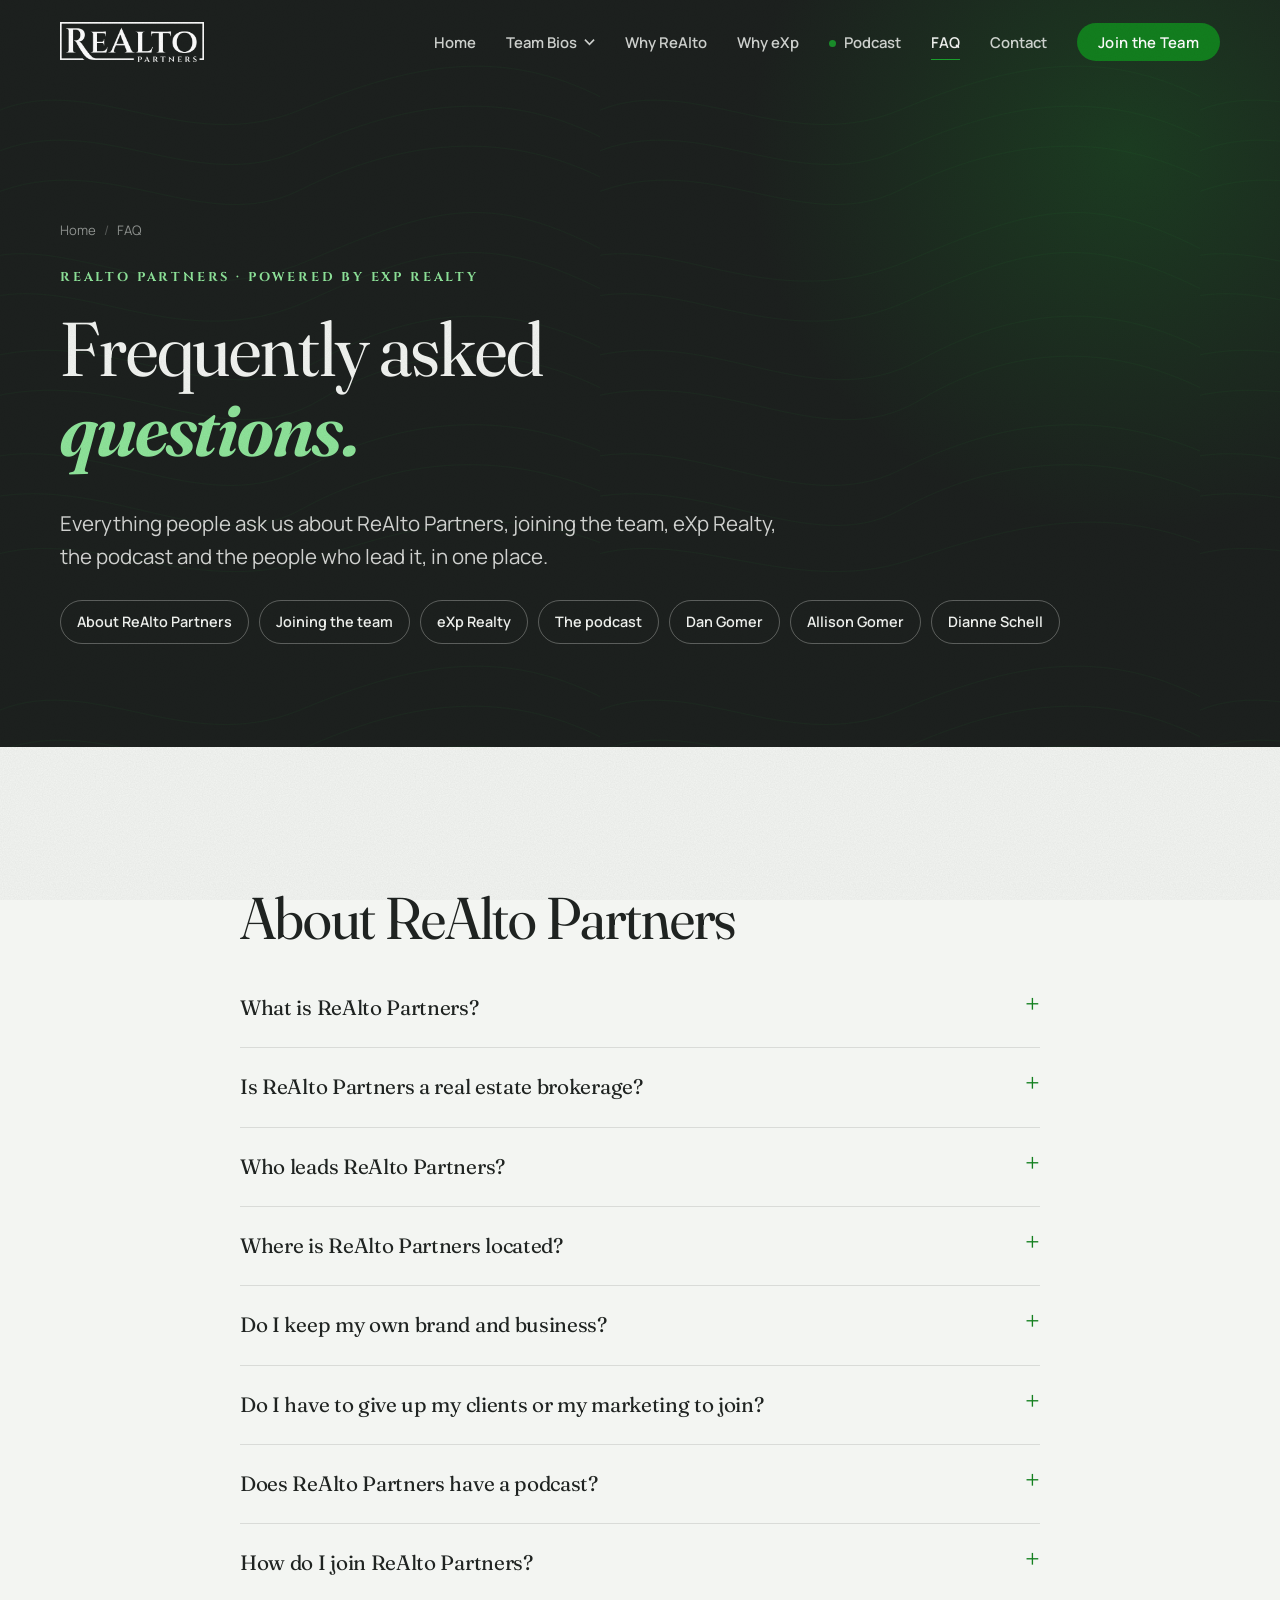
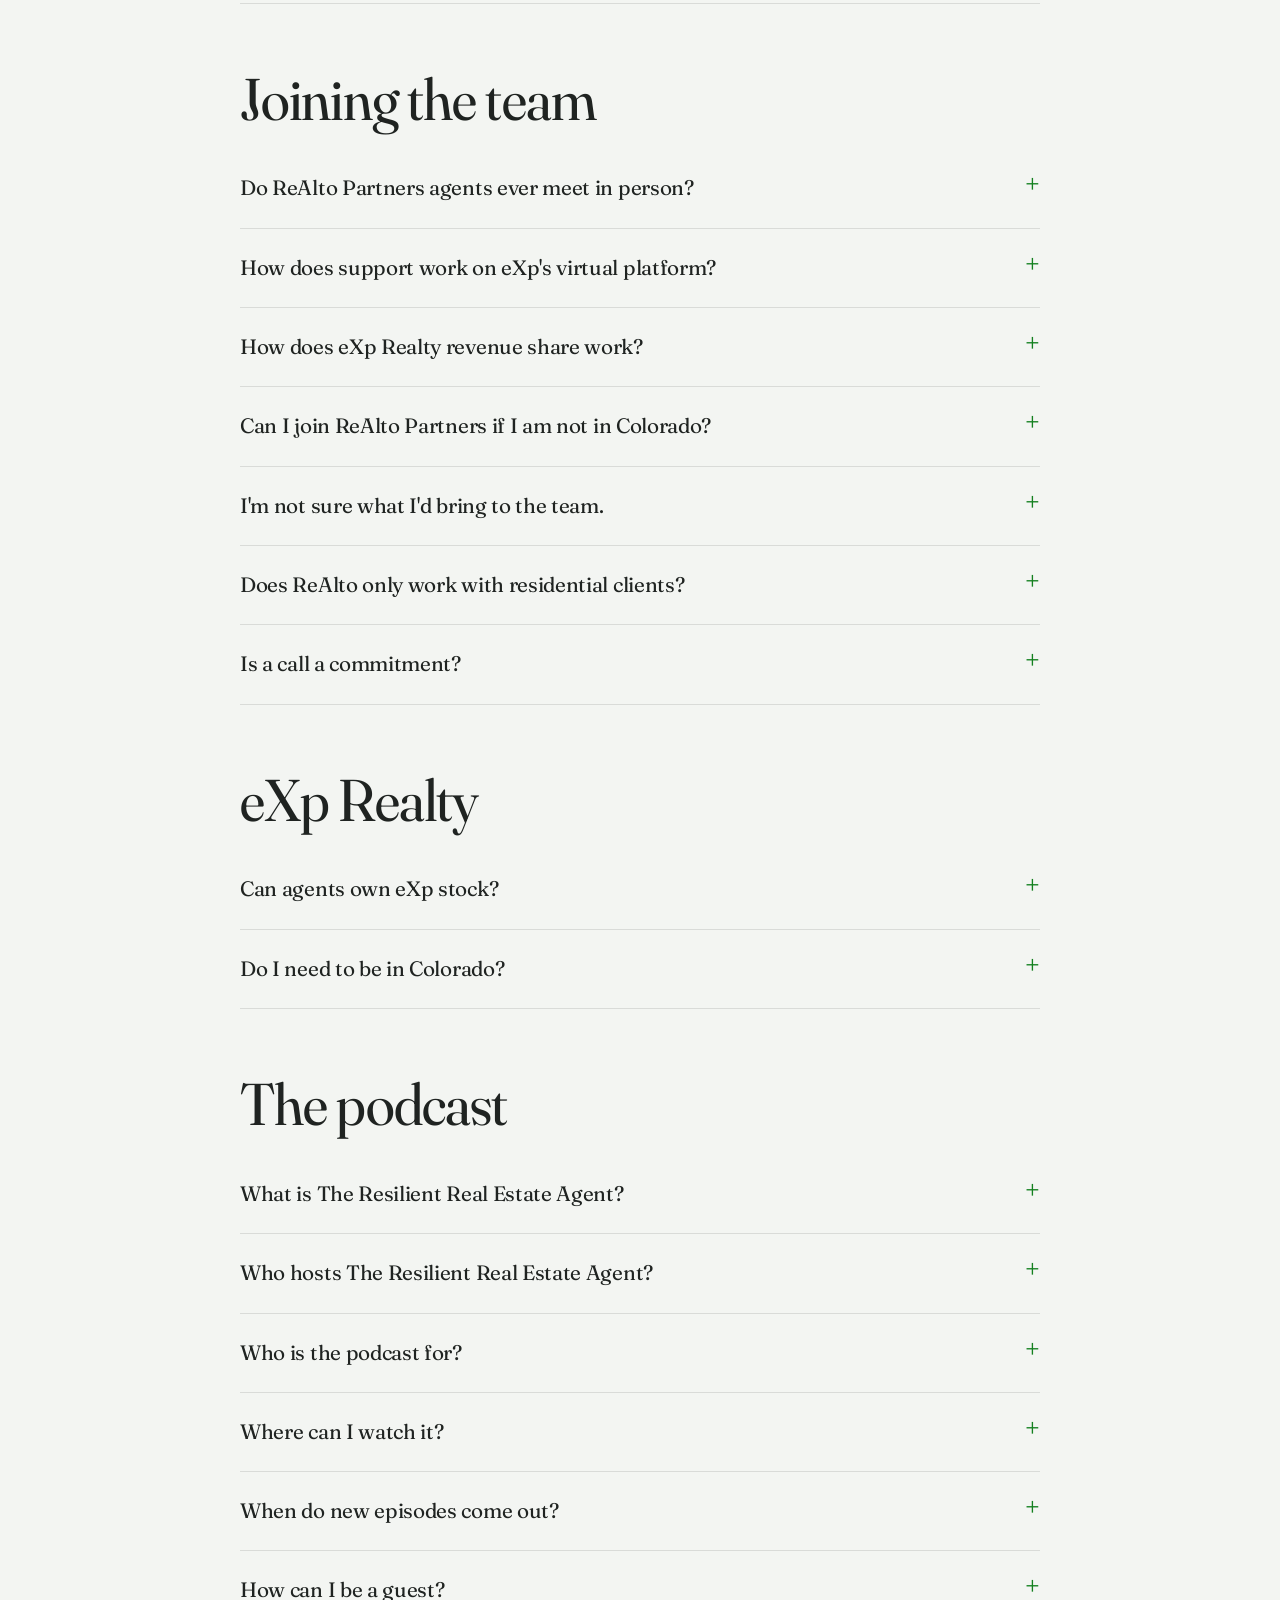
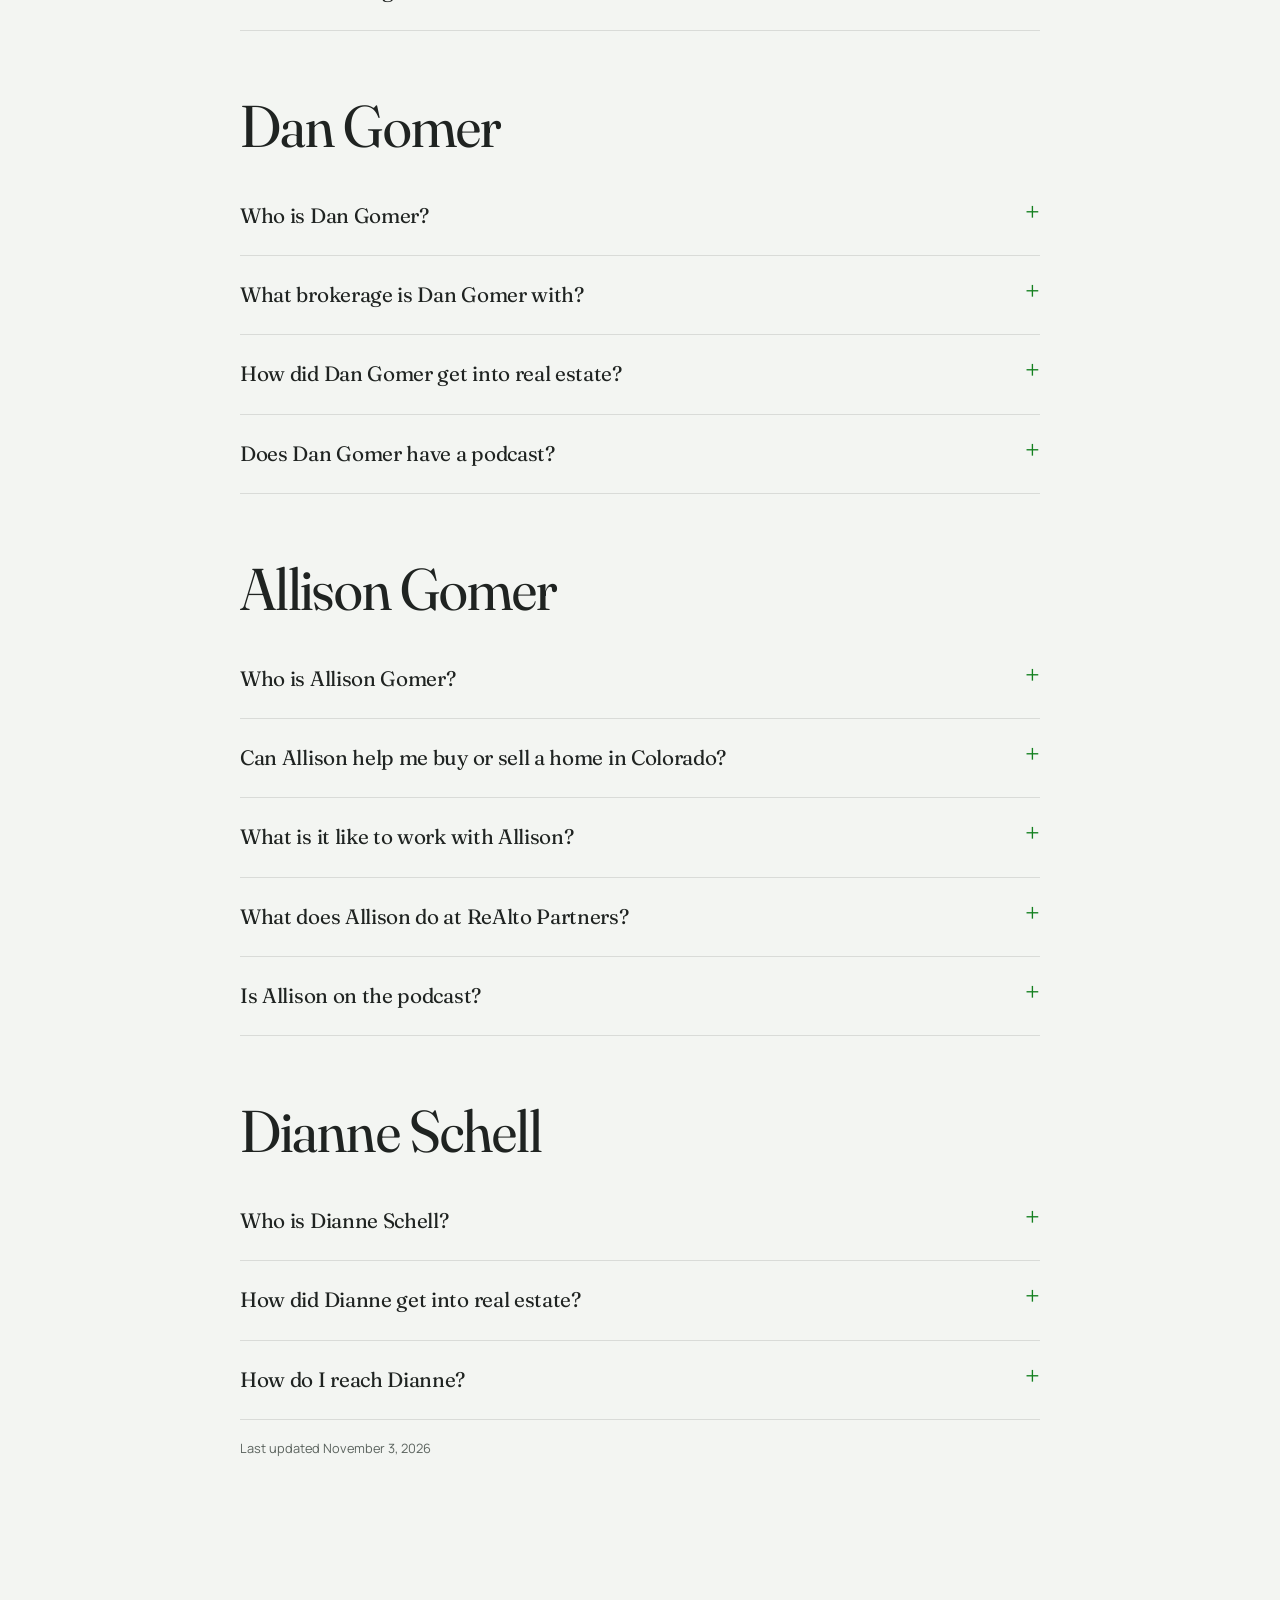
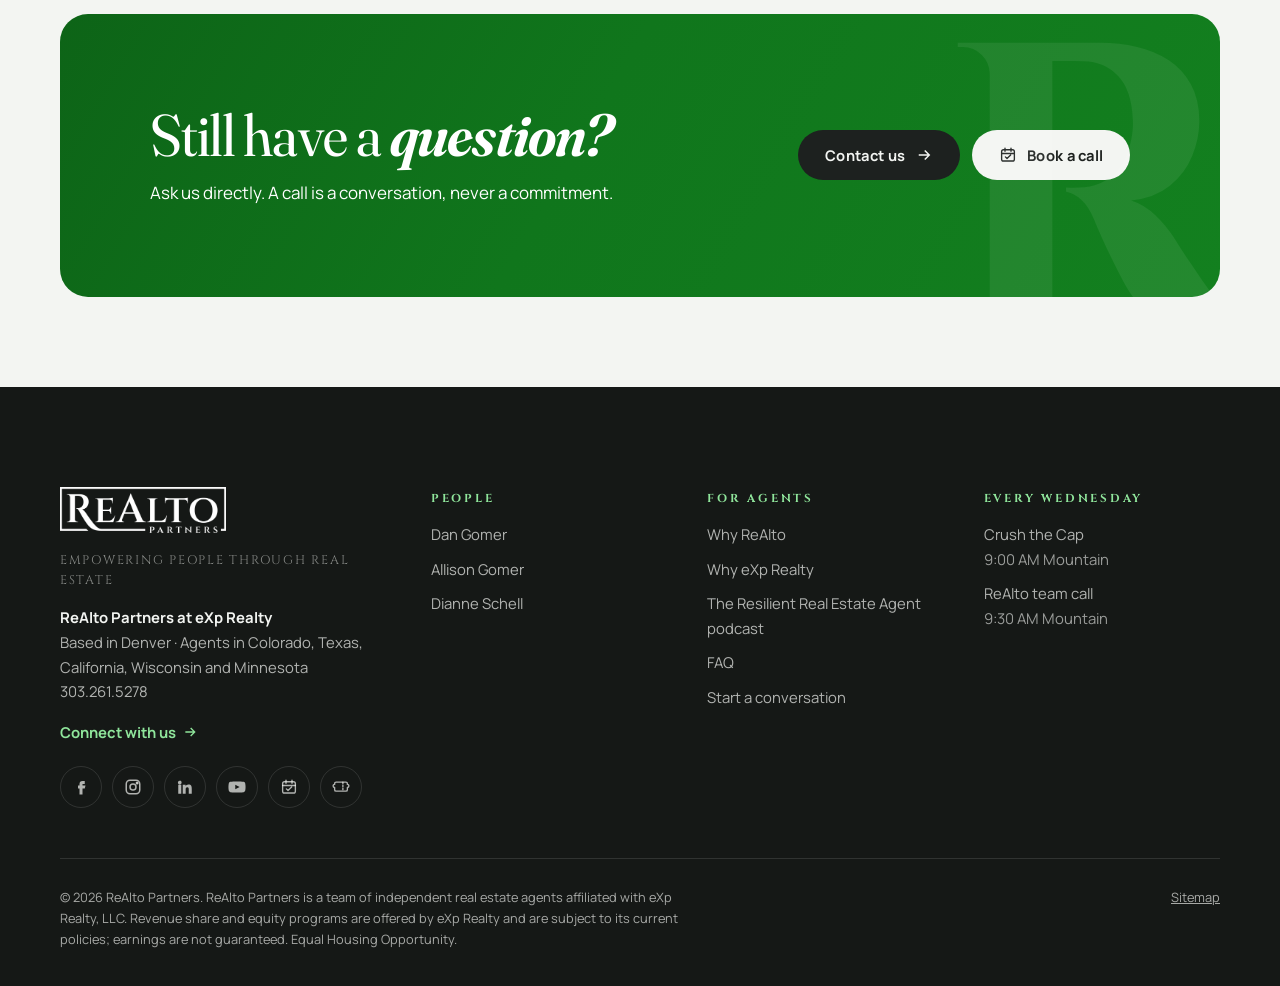
<file: realto-partners/faq.html>
<!doctype html>
<html lang="en-US">
<head>
<meta charset="utf-8">
<!-- Google Tag Manager -->
<script async src="https://www.googletagmanager.com/gtm.js?id=GTM-K7P7275M"></script>
<script>
  window.dataLayer = window.dataLayer || [];
  function gtag(){dataLayer.push(arguments);}
  window.dataLayer.push({'gtm.start': new Date().getTime(), event: 'gtm.js'});
  gtag('js', new Date());
</script>
<!-- End Google Tag Manager -->
<meta name="viewport" content="width=device-width, initial-scale=1">
<title>FAQ | ReAlto Partners, eXp Realty</title>
<meta name="description" content="Answers to common questions about ReAlto Partners, joining the team, eXp Realty revenue share, the podcast, and Dan, Allison and Dianne.">
<meta name="robots" content="index, follow, max-image-preview:large">
<link rel="canonical" href="https://realtopartners.com/faq.html">
<meta property="og:site_name" content="ReAlto Partners">
<meta property="og:locale" content="en_US">
<meta property="og:type" content="website">
<meta property="og:title" content="FAQ | ReAlto Partners, eXp Realty">
<meta property="og:description" content="Answers to common questions about ReAlto Partners, joining the team, eXp Realty revenue share, the podcast, and Dan, Allison and Dianne.">
<meta property="og:url" content="https://realtopartners.com/faq.html">
<meta property="og:image" content="https://realtopartners.com/images/team-capitol.jpg">
<meta name="twitter:card" content="summary_large_image">
<meta name="twitter:title" content="FAQ | ReAlto Partners, eXp Realty">
<meta name="twitter:description" content="Answers to common questions about ReAlto Partners, joining the team, eXp Realty revenue share, the podcast, and Dan, Allison and Dianne.">
<meta name="twitter:image" content="https://realtopartners.com/images/team-capitol.jpg">
<meta name="geo.region" content="US-CO">
<meta name="geo.placename" content="Highlands Ranch, Colorado">
<meta name="theme-color" content="#1d211f">
<script>document.documentElement.classList.add("js")</script>
<link rel="icon" href="assets/favicon.svg" type="image/svg+xml">
<link rel="icon" href="images/favicon.png" type="image/png">
<link rel="alternate" type="text/plain" href="llms.txt" title="LLM summary">
<link rel="preconnect" href="https://fonts.googleapis.com">
<link rel="preconnect" href="https://fonts.gstatic.com" crossorigin>
<link href="https://fonts.googleapis.com/css2?family=Cinzel:wght@500;600;700&family=Fraunces:ital,opsz,wght@0,9..144,300..700;1,9..144,300..700&family=Manrope:wght@400;500;600;700;800&display=swap" rel="stylesheet">
<link rel="stylesheet" href="assets/css/styles.css">
<script type="application/ld+json">
{
 "@context": "https://schema.org",
 "@graph": [
  {
   "@type": "WebSite",
   "@id": "https://realtopartners.com/#website",
   "url": "https://realtopartners.com/",
   "name": "ReAlto Partners",
   "inLanguage": "en-US",
   "description": "ReAlto Partners is Dan Gomer's community of real estate agents at eXp Realty in Colorado.",
   "publisher": {
    "@id": "https://realtopartners.com/#organization"
   }
  },
  {
   "@type": "RealEstateAgent",
   "@id": "https://realtopartners.com/#organization",
   "name": "ReAlto Partners",
   "alternateName": [
    "ReAlto Partners at eXp Realty",
    "Realto Partners",
    "ReAlto"
   ],
   "slogan": "Empowering People Through Real Estate",
   "description": "ReAlto Partners is a culture-first group of real estate agents in the Denver metro area of Colorado, co-founded by Dan and Allison Gomer, who lead it with co-leader Dianne Schell. It operates under the eXp Realty umbrella: eXp Realty is the brokerage and parent company, and ReAlto Partners is a group within it. It helps agents grow their businesses, earn through eXp's revenue share and ownership programs, and build community through weekly calls, masterminds, training and in-person events.",
   "disambiguatingDescription": "A Denver-based real estate agent team powered by eXp Realty, founded by Dan and Allison Gomer. Not a private equity or investment firm.",
   "url": "https://realtopartners.com/",
   "logo": "https://realtopartners.com/images/logo.png",
   "image": "https://realtopartners.com/images/team-capitol.jpg",
   "telephone": "+1-303-261-5278",
   "address": {
    "@type": "PostalAddress",
    "addressLocality": "Highlands Ranch",
    "addressRegion": "CO",
    "addressCountry": "US"
   },
   "areaServed": [
    {
     "@type": "City",
     "name": "Denver",
     "containedInPlace": {
      "@type": "State",
      "name": "Colorado"
     }
    },
    {
     "@type": "City",
     "name": "Highlands Ranch",
     "containedInPlace": {
      "@type": "State",
      "name": "Colorado"
     }
    },
    {
     "@type": "City",
     "name": "Colorado Springs",
     "containedInPlace": {
      "@type": "State",
      "name": "Colorado"
     }
    },
    {
     "@type": "AdministrativeArea",
     "name": "Douglas County, Colorado"
    },
    {
     "@type": "State",
     "name": "Colorado"
    },
    {
     "@type": "State",
     "name": "Texas"
    },
    {
     "@type": "State",
     "name": "California"
    },
    {
     "@type": "State",
     "name": "Wisconsin"
    },
    {
     "@type": "State",
     "name": "Minnesota"
    }
   ],
   "founder": [
    {
     "@id": "https://realtopartners.com/dan-gomer.html#person"
    },
    {
     "@id": "https://realtopartners.com/allison-gomer.html#person"
    }
   ],
   "member": [
    {
     "@id": "https://realtopartners.com/dan-gomer.html#person"
    },
    {
     "@id": "https://realtopartners.com/allison-gomer.html#person"
    },
    {
     "@type": "Person",
     "@id": "https://realtopartners.com/dianne-schell.html#person",
     "name": "Dianne Schell",
     "jobTitle": "Co-leader, ReAlto Partners; Realtor",
     "url": "https://realtopartners.com/dianne-schell.html",
     "image": "https://realtopartners.com/images/dianne.jpg",
     "memberOf": {
      "@id": "https://realtopartners.com/#exp-realty"
     },
     "sameAs": [
      "https://www.linkedin.com/in/dianne-schell/",
      "https://www.facebook.com/dianneschellrealtor",
      "https://www.instagram.com/dianneschell_realtor"
     ],
     "worksFor": {
      "@id": "https://realtopartners.com/#organization"
     }
    }
   ],
   "parentOrganization": {
    "@type": "RealEstateAgent",
    "@id": "https://realtopartners.com/#exp-realty",
    "name": "eXp Realty",
    "url": "https://www.exprealty.com/",
    "sameAs": [
     "https://en.wikipedia.org/wiki/EXp_World_Holdings"
    ]
   },
   "knowsAbout": [
    "Real estate careers",
    "eXp Realty revenue share",
    "Agent equity",
    "Real estate team building",
    "Lead generation",
    "Real estate coaching",
    "Buying and selling homes in Colorado"
   ],
   "sameAs": [
    "https://www.facebook.com/ReAltoPartners",
    "https://www.instagram.com/realto_partners/",
    "https://www.linkedin.com/company/realto-partners/",
    "https://www.dangomer.com/",
    "https://www.youtube.com/@theresilientrealestateagent"
   ]
  },
  {
   "@type": "Person",
   "@id": "https://realtopartners.com/dan-gomer.html#person",
   "name": "Dan Gomer",
   "givenName": "Dan",
   "familyName": "Gomer",
   "jobTitle": "Co-founder and Team Leader, ReAlto Partners",
   "description": "Dan Gomer is a Colorado real estate team leader at eXp Realty, co-founder of ReAlto Partners, host of The Resilient Real Estate Agent podcast on YouTube, and a former middle school science teacher and basketball coach who began in real estate by flipping houses in Denver.",
   "url": "https://realtopartners.com/dan-gomer.html",
   "image": "https://realtopartners.com/images/dan-about.jpg",
   "worksFor": {
    "@id": "https://realtopartners.com/#organization"
   },
   "memberOf": {
    "@id": "https://realtopartners.com/#exp-realty"
   },
   "affiliation": {
    "@id": "https://realtopartners.com/#exp-realty"
   },
   "spouse": {
    "@id": "https://realtopartners.com/allison-gomer.html#person"
   },
   "homeLocation": {
    "@type": "Place",
    "name": "Highlands Ranch, Colorado"
   },
   "knowsAbout": [
    "Real estate team leadership",
    "eXp Realty",
    "Real estate investing",
    "Sphere marketing",
    "Mindset",
    "Public speaking"
   ],
   "sameAs": [
    "https://www.dangomer.com/",
    "https://www.youtube.com/@theresilientrealestateagent",
    "https://www.youtube.com/channel/UCsfOEfe5zPbju0cti-AUzNQ",
    "https://www.eventbrite.com/o/dan-gomer-50128640253",
    "https://www.linkedin.com/in/dan-gomer-62221551/",
    "https://www.instagram.com/dangomer_/",
    "https://www.instagram.com/realto_partners/"
   ]
  },
  {
   "@type": "Person",
   "@id": "https://realtopartners.com/allison-gomer.html#person",
   "name": "Allison Gomer",
   "givenName": "Allison",
   "familyName": "Gomer",
   "jobTitle": "Co-founder of ReAlto Partners; Realtor with eXp Realty",
   "description": "Allison Gomer is a Colorado Realtor and co-founder of ReAlto Partners, a group within eXp Realty, Dan Gomer's wife, and co-host of The Resilient Real Estate Agent podcast. She is known for a calm, people-first approach and a focus on wellbeing and connection inside the team.",
   "url": "https://realtopartners.com/allison-gomer.html",
   "image": "https://realtopartners.com/images/allison.jpg",
   "worksFor": {
    "@id": "https://realtopartners.com/#organization"
   },
   "memberOf": {
    "@id": "https://realtopartners.com/#exp-realty"
   },
   "affiliation": {
    "@id": "https://realtopartners.com/#exp-realty"
   },
   "spouse": {
    "@id": "https://realtopartners.com/dan-gomer.html#person"
   },
   "hasOccupation": {
    "@type": "Occupation",
    "name": "Real estate agent"
   },
   "knowsAbout": [
    "Buying and selling homes in Colorado",
    "Real estate",
    "Team culture",
    "Mindset and resilience",
    "Mindfulness"
   ],
   "sameAs": [
    "https://www.youtube.com/@theresilientrealestateagent"
   ]
  },
  {
   "@type": "BreadcrumbList",
   "@id": "https://realtopartners.com/faq.html#breadcrumb",
   "itemListElement": [
    {
     "@type": "ListItem",
     "position": 1,
     "name": "Home",
     "item": "https://realtopartners.com/"
    },
    {
     "@type": "ListItem",
     "position": 2,
     "name": "FAQ",
     "item": "https://realtopartners.com/faq.html"
    }
   ]
  },
  {
   "@type": "WebPage",
   "@id": "https://realtopartners.com/faq.html#webpage",
   "url": "https://realtopartners.com/faq.html",
   "name": "FAQ | ReAlto Partners, eXp Realty",
   "description": "Answers to common questions about ReAlto Partners, joining the team, eXp Realty revenue share, the podcast, and Dan, Allison and Dianne.",
   "isPartOf": {
    "@id": "https://realtopartners.com/#website"
   },
   "inLanguage": "en-US",
   "dateModified": "2026-11-03",
   "primaryImageOfPage": {
    "@type": "ImageObject",
    "url": "https://realtopartners.com/images/team-capitol.jpg"
   },
   "about": {
    "@id": "https://realtopartners.com/#organization"
   },
   "breadcrumb": {
    "@id": "https://realtopartners.com/faq.html#breadcrumb"
   }
  },
  {
   "@type": "FAQPage",
   "@id": "https://realtopartners.com/faq.html#faq",
   "isPartOf": {
    "@id": "https://realtopartners.com/faq.html#webpage"
   },
   "mainEntity": [
    {
     "@type": "Question",
     "name": "What is ReAlto Partners?",
     "acceptedAnswer": {
      "@type": "Answer",
      "text": "ReAlto Partners is a community of real estate agents, co-founded by Dan and Allison Gomer and powered by eXp Realty, the brokerage and parent company. Its mission is to positively impact as many lives as possible through real estate, and its vision is personal and financial freedom for every agent on the team."
     }
    },
    {
     "@type": "Question",
     "name": "Is ReAlto Partners a real estate brokerage?",
     "acceptedAnswer": {
      "@type": "Answer",
      "text": "No. eXp Realty is the brokerage. ReAlto Partners is an organization of agents inside eXp Realty that adds culture, coaching, training and in-person community on top of eXp's cloud-based platform."
     }
    },
    {
     "@type": "Question",
     "name": "Who leads ReAlto Partners?",
     "acceptedAnswer": {
      "@type": "Answer",
      "text": "Dan and Allison Gomer founded ReAlto Partners and lead it together with co-leader Dianne Schell. Dan is a former middle school science teacher and basketball coach, a real estate investor and the host of The Resilient Real Estate Agent podcast. Allison is a Realtor, his wife and his co-host on the podcast."
     }
    },
    {
     "@type": "Question",
     "name": "Where is ReAlto Partners located?",
     "acceptedAnswer": {
      "@type": "Answer",
      "text": "ReAlto Partners was founded in the Denver metro area and has expanded throughout the Front Range. eXp Realty is in all 50 states and more than 30 countries, so we also have agents in Texas, California, Wisconsin and Minnesota. As a cloud-based brokerage, we are happy to talk with agents in all locations."
     }
    },
    {
     "@type": "Question",
     "name": "Do I keep my own brand and business?",
     "acceptedAnswer": {
      "@type": "Answer",
      "text": "Yes. It is your brand and your business, on our platform. You build your own name with your own clients, and ReAlto Partners and eXp Realty give you the tools, training, support and community to grow it."
     }
    },
    {
     "@type": "Question",
     "name": "Do I have to give up my clients or my marketing to join?",
     "acceptedAnswer": {
      "@type": "Answer",
      "text": "No. Your clients, your sphere and your marketing stay yours. We help you do more with them through coaching, systems and the people around you."
     }
    },
    {
     "@type": "Question",
     "name": "Does ReAlto Partners have a podcast?",
     "acceptedAnswer": {
      "@type": "Answer",
      "text": "Yes. The Resilient Real Estate Agent is Dan and Allison Gomer’s video podcast on YouTube. It helps agents beat burnout and build a business that lasts."
     }
    },
    {
     "@type": "Question",
     "name": "How do I join ReAlto Partners?",
     "acceptedAnswer": {
      "@type": "Answer",
      "text": "Fill out the short form on the Why ReAlto page or call Dan at 303.261.5278. The first step is a no-pressure conversation."
     }
    },
    {
     "@type": "Question",
     "name": "Do ReAlto Partners agents ever meet in person?",
     "acceptedAnswer": {
      "@type": "Answer",
      "text": "All the time. Free live events, regular team building events, masterminds, eXp Explained luncheons in Denver and Colorado Springs, and our quarterly Cappers dinner. Cloud based just means we are intentional about it."
     }
    },
    {
     "@type": "Question",
     "name": "How does support work on eXp's virtual platform?",
     "acceptedAnswer": {
      "@type": "Answer",
      "text": "Agents get fast access to managing brokers through eXp World, eXp's virtual campus, plus direct access to everyone in the ReAlto organization: teachers, former managing brokers, team leads, investors and multi-state agents."
     }
    },
    {
     "@type": "Question",
     "name": "How does eXp Realty revenue share work?",
     "acceptedAnswer": {
      "@type": "Answer",
      "text": "eXp Realty shares a portion of company revenue with agents who attract other productive agents to the brokerage. It is paid by eXp, not taken from the other agent's commission. Program rules change over time, so Dan walks through the current plan on a call."
     }
    },
    {
     "@type": "Question",
     "name": "Can I join ReAlto Partners if I am not in Colorado?",
     "acceptedAnswer": {
      "@type": "Answer",
      "text": "Yes. ReAlto is based in the Denver metro, but because eXp Realty is cloud based, agents licensed wherever eXp operates can join and take part in calls, trainings and masterminds online."
     }
    },
    {
     "@type": "Question",
     "name": "I'm not sure what I'd bring to the team.",
     "acceptedAnswer": {
      "@type": "Answer",
      "text": "We believe everyone has a gift to give. If you are unsure what yours is, that is exactly what a first conversation is for."
     }
    },
    {
     "@type": "Question",
     "name": "Does ReAlto only work with residential clients?",
     "acceptedAnswer": {
      "@type": "Answer",
      "text": "No. Most of our agents focus on residential sales, but through eXp Realty you also have access to a luxury brand, a commercial brokerage, a land and ranch division, investment divisions and a referral-only division."
     }
    },
    {
     "@type": "Question",
     "name": "Is a call a commitment?",
     "acceptedAnswer": {
      "@type": "Answer",
      "text": "No. It is a chance to connect and get a feel for who we are. There is no obligation."
     }
    },
    {
     "@type": "Question",
     "name": "Can agents own eXp stock?",
     "acceptedAnswer": {
      "@type": "Answer",
      "text": "Yes. eXp agents can earn stock through production, milestones and attraction, so many become shareholders in the brokerage they work in."
     }
    },
    {
     "@type": "Question",
     "name": "Do I need to be in Colorado?",
     "acceptedAnswer": {
      "@type": "Answer",
      "text": "No. eXp Realty is in all 50 states and more than 30 countries, and ReAlto Partners already has agents in Texas, California, Wisconsin and Minnesota."
     }
    },
    {
     "@type": "Question",
     "name": "What is The Resilient Real Estate Agent?",
     "acceptedAnswer": {
      "@type": "Answer",
      "text": "The Resilient Real Estate Agent is a video podcast on YouTube hosted by Dan Gomer with co-host Allison Gomer."
     }
    },
    {
     "@type": "Question",
     "name": "Who hosts The Resilient Real Estate Agent?",
     "acceptedAnswer": {
      "@type": "Answer",
      "text": "Dan Gomer, co-founder of ReAlto Partners, a group within eXp Realty and a former teacher, with his wife and fellow co-founder Allison Gomer, a Realtor on the team."
     }
    },
    {
     "@type": "Question",
     "name": "Who is the podcast for?",
     "acceptedAnswer": {
      "@type": "Answer",
      "text": "Real estate agents and team leaders who want to beat burnout, grow personally and build a business that lasts, plus anyone curious about the psychology of success."
     }
    },
    {
     "@type": "Question",
     "name": "Where can I watch it?",
     "acceptedAnswer": {
      "@type": "Answer",
      "text": "On YouTube at @theresilientrealestateagent. Subscribe there to get new episodes."
     }
    },
    {
     "@type": "Question",
     "name": "When do new episodes come out?",
     "acceptedAnswer": {
      "@type": "Answer",
      "text": "New episodes air every other Tuesday at 9 a.m. Mountain."
     }
    },
    {
     "@type": "Question",
     "name": "How can I be a guest?",
     "acceptedAnswer": {
      "@type": "Answer",
      "text": "Use the guest and topic form on this page to pitch yourself, recommend a guest or suggest a topic."
     }
    },
    {
     "@type": "Question",
     "name": "Who is Dan Gomer?",
     "acceptedAnswer": {
      "@type": "Answer",
      "text": "Dan Gomer is a Colorado real estate team leader at eXp Realty and the co-founder of ReAlto Partners. He is a former middle school science teacher and basketball coach, a real estate investor and a speaker."
     }
    },
    {
     "@type": "Question",
     "name": "What brokerage is Dan Gomer with?",
     "acceptedAnswer": {
      "@type": "Answer",
      "text": "Dan Gomer has been with eXp Realty since 2022. Before that he spent about ten years at Your Castle Real Estate in the Denver area."
     }
    },
    {
     "@type": "Question",
     "name": "How did Dan Gomer get into real estate?",
     "acceptedAnswer": {
      "@type": "Answer",
      "text": "He started by flipping houses in Denver, then shifted his focus to helping people buy and sell homes and, later, to building a team that helps other agents grow."
     }
    },
    {
     "@type": "Question",
     "name": "Does Dan Gomer have a podcast?",
     "acceptedAnswer": {
      "@type": "Answer",
      "text": "Yes. Dan hosts The Resilient Real Estate Agent on YouTube with his wife and partner, Allison Gomer. It helps agents beat burnout and build a business that lasts."
     }
    },
    {
     "@type": "Question",
     "name": "Who is Allison Gomer?",
     "acceptedAnswer": {
      "@type": "Answer",
      "text": "Allison Gomer is a Colorado Realtor and co-founder of ReAlto Partners, a group within eXp Realty, the wife of team leader Dan Gomer, and co-host of The Resilient Real Estate Agent podcast on YouTube."
     }
    },
    {
     "@type": "Question",
     "name": "Can Allison help me buy or sell a home in Colorado?",
     "acceptedAnswer": {
      "@type": "Answer",
      "text": "Yes. Allison helps buyers and sellers across the Denver metro area, including Highlands Ranch and Douglas County. Reach her through the form on this page or call 303.261.5278."
     }
    },
    {
     "@type": "Question",
     "name": "What is it like to work with Allison?",
     "acceptedAnswer": {
      "@type": "Answer",
      "text": "Calm, unhurried and honest. Allison listens first, keeps people steady when the stakes are high and helps families make clear decisions about where and how they want to live."
     }
    },
    {
     "@type": "Question",
     "name": "What does Allison do at ReAlto Partners?",
     "acceptedAnswer": {
      "@type": "Answer",
      "text": "Alongside her own clients, Allison partners with Dan on the people side of the organization: culture, connection and helping agents take care of themselves so they can stay in the business for the long run."
     }
    },
    {
     "@type": "Question",
     "name": "Is Allison on the podcast?",
     "acceptedAnswer": {
      "@type": "Answer",
      "text": "Yes. Allison co-hosts The Resilient Real Estate Agent with Dan, bringing the human side of resilience to every episode."
     }
    },
    {
     "@type": "Question",
     "name": "Who is Dianne Schell?",
     "acceptedAnswer": {
      "@type": "Answer",
      "text": "Dianne Schell is co-leader of ReAlto Partners and a Colorado Springs Realtor with eXp Realty. A REALTOR, mentor and natural connector, she leads the team's presence in Colorado Springs alongside founders Dan and Allison Gomer."
     }
    },
    {
     "@type": "Question",
     "name": "How did Dianne get into real estate?",
     "acceptedAnswer": {
      "@type": "Answer",
      "text": "After 21 years as a Senior Vice President at a Fortune 20 company, Dianne left corporate leadership and found real estate, where she combines building relationships, solving problems and helping people succeed."
     }
    },
    {
     "@type": "Question",
     "name": "How do I reach Dianne?",
     "acceptedAnswer": {
      "@type": "Answer",
      "text": "Book a 30-minute call on Dianne’s Calendly, or connect with her on LinkedIn, Facebook or Instagram."
     }
    }
   ]
  }
 ]
}
</script>
</head>
<body>
<a class="skip" href="#main">Skip to content</a>
<header class="site-header">
  <div class="wrap">
    <a class="brand" href="index.html" aria-label="ReAlto Partners home">
      <img src="images/logo-white.png" alt="ReAlto Partners" width="900" height="250">
    </a>
    <button class="nav-toggle" aria-label="Menu" aria-expanded="false" aria-controls="site-nav"><span></span><span></span><span></span></button>
    <nav class="nav" id="site-nav" aria-label="Main">
      <a href="index.html">Home</a><div class="nav-group"><button class="nav-drop" type="button" aria-expanded="false" aria-controls="team-menu">Team Bios<svg viewBox="0 0 12 8" aria-hidden="true"><path d="M1 1.5l5 5 5-5" fill="none" stroke="currentColor" stroke-width="1.8"/></svg></button><div class="nav-menu" id="team-menu"><a href="dan-gomer.html"><b>Dan Gomer</b><span>Co-founder</span></a><a href="allison-gomer.html"><b>Allison Gomer</b><span>Co-founder</span></a><a href="dianne-schell.html"><b>Dianne Schell</b><span>Co-leader</span></a></div></div><a href="join-exp-realty-team.html">Why ReAlto</a><a href="why-exp-realty.html">Why eXp</a><a href="podcast.html"><span class="live-dot" aria-hidden="true"></span>Podcast</a><a href="faq.html" aria-current="page">FAQ</a><a href="contact.html">Contact</a><a class="btn btn-brass" href="join-exp-realty-team.html#apply">Join the Team</a>
    </nav>
  </div>
</header>
<main id="main">

<section class="page-hero dark topo">
  <div class="hero-glow" aria-hidden="true"></div>
  <div class="wrap">
    <nav class="crumbs" aria-label="Breadcrumb"><ol><li><a href="index.html">Home</a></li><li aria-current="page">FAQ</li></ol></nav>
    <h1><span class="h1-kicker">ReAlto Partners &middot; Powered by eXp Realty</span>Frequently asked <em>questions.</em></h1>
    <p class="lede">Everything people ask us about ReAlto Partners, joining the team, eXp Realty, the podcast and the people who lead it, in one place.</p>
    <nav class="faq-jump" aria-label="FAQ topics"><a href="#faq-about">About ReAlto Partners</a><a href="#faq-joining">Joining the team</a><a href="#faq-exp">eXp Realty</a><a href="#faq-podcast">The podcast</a><a href="#faq-dan">Dan Gomer</a><a href="#faq-allison">Allison Gomer</a><a href="#faq-dianne">Dianne Schell</a></nav>
  </div>
</section>

<section class="pad">
  <div class="wrap faq-page"><div class="faq-group" id="faq-about"><div class="faq"><h2 id="faqh-about" style="margin-bottom:20px">About ReAlto Partners</h2>
<details><summary><h3 style="font:inherit;margin:0">What is ReAlto Partners?</h3></summary><p>ReAlto Partners is a community of real estate agents, co-founded by Dan and Allison Gomer and powered by eXp Realty, the brokerage and parent company. Its mission is to positively impact as many lives as possible through real estate, and its vision is personal and financial freedom for every agent on the team.</p></details>
<details><summary><h3 style="font:inherit;margin:0">Is ReAlto Partners a real estate brokerage?</h3></summary><p>No. eXp Realty is the brokerage. ReAlto Partners is an organization of agents inside eXp Realty that adds culture, coaching, training and in-person community on top of eXp's cloud-based platform.</p></details>
<details><summary><h3 style="font:inherit;margin:0">Who leads ReAlto Partners?</h3></summary><p>Dan and Allison Gomer founded ReAlto Partners and lead it together with co-leader Dianne Schell. Dan is a former middle school science teacher and basketball coach, a real estate investor and the host of The Resilient Real Estate Agent podcast. Allison is a Realtor, his wife and his co-host on the podcast.</p></details>
<details><summary><h3 style="font:inherit;margin:0">Where is ReAlto Partners located?</h3></summary><p>ReAlto Partners was founded in the Denver metro area and has expanded throughout the Front Range. eXp Realty is in all 50 states and more than 30 countries, so we also have agents in Texas, California, Wisconsin and Minnesota. As a cloud-based brokerage, we are happy to talk with agents in all locations.</p></details>
<details><summary><h3 style="font:inherit;margin:0">Do I keep my own brand and business?</h3></summary><p>Yes. It is your brand and your business, on our platform. You build your own name with your own clients, and ReAlto Partners and eXp Realty give you the tools, training, support and community to grow it.</p></details>
<details><summary><h3 style="font:inherit;margin:0">Do I have to give up my clients or my marketing to join?</h3></summary><p>No. Your clients, your sphere and your marketing stay yours. We help you do more with them through coaching, systems and the people around you.</p></details>
<details><summary><h3 style="font:inherit;margin:0">Does ReAlto Partners have a podcast?</h3></summary><p>Yes. <a href="https://www.youtube.com/@theresilientrealestateagent" target="_blank" rel="noopener">The Resilient Real Estate Agent</a> is Dan and Allison Gomer&rsquo;s video podcast on YouTube. It helps agents beat burnout and build a business that lasts.</p></details>
<details><summary><h3 style="font:inherit;margin:0">How do I join ReAlto Partners?</h3></summary><p>Fill out the short form on the <a href="join-exp-realty-team.html#apply">Why ReAlto page</a> or call Dan at 303.261.5278. The first step is a no-pressure conversation.</p></details></div></div><div class="faq-group" id="faq-joining"><div class="faq"><h2 id="faqh-joining" style="margin-bottom:20px">Joining the team</h2>
<details><summary><h3 style="font:inherit;margin:0">Do ReAlto Partners agents ever meet in person?</h3></summary><p>All the time. Free live events, regular team building events, masterminds, eXp Explained luncheons in Denver and Colorado Springs, and our quarterly Cappers dinner. Cloud based just means we are intentional about it.</p></details>
<details><summary><h3 style="font:inherit;margin:0">How does support work on eXp's virtual platform?</h3></summary><p>Agents get fast access to managing brokers through eXp World, eXp's virtual campus, plus direct access to everyone in the ReAlto organization: teachers, former managing brokers, team leads, investors and multi-state agents.</p></details>
<details><summary><h3 style="font:inherit;margin:0">How does eXp Realty revenue share work?</h3></summary><p>eXp Realty shares a portion of company revenue with agents who attract other productive agents to the brokerage. It is paid by eXp, not taken from the other agent's commission. Program rules change over time, so Dan walks through the current plan on a call.</p></details>
<details><summary><h3 style="font:inherit;margin:0">Can I join ReAlto Partners if I am not in Colorado?</h3></summary><p>Yes. ReAlto is based in the Denver metro, but because eXp Realty is cloud based, agents licensed wherever eXp operates can join and take part in calls, trainings and masterminds online.</p></details>
<details><summary><h3 style="font:inherit;margin:0">I'm not sure what I'd bring to the team.</h3></summary><p>We believe everyone has a gift to give. If you are unsure what yours is, that is exactly what a first conversation is for.</p></details>
<details><summary><h3 style="font:inherit;margin:0">Does ReAlto only work with residential clients?</h3></summary><p>No. Most of our agents focus on residential sales, but through eXp Realty you also have access to a luxury brand, a commercial brokerage, a land and ranch division, investment divisions and a referral-only division.</p></details>
<details><summary><h3 style="font:inherit;margin:0">Is a call a commitment?</h3></summary><p>No. It is a chance to connect and get a feel for who we are. There is no obligation.</p></details></div></div><div class="faq-group" id="faq-exp"><div class="faq"><h2 id="faqh-exp" style="margin-bottom:20px">eXp Realty</h2>
<details><summary><h3 style="font:inherit;margin:0">Can agents own eXp stock?</h3></summary><p>Yes. eXp agents can earn stock through production, milestones and attraction, so many become shareholders in the brokerage they work in.</p></details>
<details><summary><h3 style="font:inherit;margin:0">Do I need to be in Colorado?</h3></summary><p>No. eXp Realty is in all 50 states and more than 30 countries, and ReAlto Partners already has agents in Texas, California, Wisconsin and Minnesota.</p></details></div></div><div class="faq-group" id="faq-podcast"><div class="faq"><h2 id="faqh-podcast" style="margin-bottom:20px">The podcast</h2>
<details><summary><h3 style="font:inherit;margin:0">What is The Resilient Real Estate Agent?</h3></summary><p>The Resilient Real Estate Agent is a video podcast on <a href="https://www.youtube.com/@theresilientrealestateagent" target="_blank" rel="noopener">YouTube</a> hosted by Dan Gomer with co-host Allison Gomer.</p></details>
<details><summary><h3 style="font:inherit;margin:0">Who hosts The Resilient Real Estate Agent?</h3></summary><p>Dan Gomer, co-founder of ReAlto Partners, a group within eXp Realty and a former teacher, with his wife and fellow co-founder Allison Gomer, a Realtor on the team.</p></details>
<details><summary><h3 style="font:inherit;margin:0">Who is the podcast for?</h3></summary><p>Real estate agents and team leaders who want to beat burnout, grow personally and build a business that lasts, plus anyone curious about the psychology of success.</p></details>
<details><summary><h3 style="font:inherit;margin:0">Where can I watch it?</h3></summary><p>On YouTube at <a href="https://www.youtube.com/@theresilientrealestateagent" target="_blank" rel="noopener">@theresilientrealestateagent</a>. Subscribe there to get new episodes.</p></details>
<details><summary><h3 style="font:inherit;margin:0">When do new episodes come out?</h3></summary><p>New episodes air every other Tuesday at 9 a.m. Mountain.</p></details>
<details><summary><h3 style="font:inherit;margin:0">How can I be a guest?</h3></summary><p>Use the guest and topic form on this page to pitch yourself, recommend a guest or suggest a topic.</p></details></div></div><div class="faq-group" id="faq-dan"><div class="faq"><h2 id="faqh-dan" style="margin-bottom:20px">Dan Gomer</h2>
<details><summary><h3 style="font:inherit;margin:0">Who is Dan Gomer?</h3></summary><p>Dan Gomer is a Colorado real estate team leader at eXp Realty and the co-founder of ReAlto Partners. He is a former middle school science teacher and basketball coach, a real estate investor and a speaker.</p></details>
<details><summary><h3 style="font:inherit;margin:0">What brokerage is Dan Gomer with?</h3></summary><p>Dan Gomer has been with eXp Realty since 2022. Before that he spent about ten years at Your Castle Real Estate in the Denver area.</p></details>
<details><summary><h3 style="font:inherit;margin:0">How did Dan Gomer get into real estate?</h3></summary><p>He started by flipping houses in Denver, then shifted his focus to helping people buy and sell homes and, later, to building a team that helps other agents grow.</p></details>
<details><summary><h3 style="font:inherit;margin:0">Does Dan Gomer have a podcast?</h3></summary><p>Yes. Dan hosts <a href="https://www.youtube.com/@theresilientrealestateagent" target="_blank" rel="noopener">The Resilient Real Estate Agent</a> on YouTube with his wife and partner, Allison Gomer. It helps agents beat burnout and build a business that lasts.</p></details></div></div><div class="faq-group" id="faq-allison"><div class="faq"><h2 id="faqh-allison" style="margin-bottom:20px">Allison Gomer</h2>
<details><summary><h3 style="font:inherit;margin:0">Who is Allison Gomer?</h3></summary><p>Allison Gomer is a Colorado Realtor and co-founder of ReAlto Partners, a group within eXp Realty, the wife of team leader Dan Gomer, and co-host of The Resilient Real Estate Agent podcast on YouTube.</p></details>
<details><summary><h3 style="font:inherit;margin:0">Can Allison help me buy or sell a home in Colorado?</h3></summary><p>Yes. Allison helps buyers and sellers across the Denver metro area, including Highlands Ranch and Douglas County. Reach her through the form on this page or call 303.261.5278.</p></details>
<details><summary><h3 style="font:inherit;margin:0">What is it like to work with Allison?</h3></summary><p>Calm, unhurried and honest. Allison listens first, keeps people steady when the stakes are high and helps families make clear decisions about where and how they want to live.</p></details>
<details><summary><h3 style="font:inherit;margin:0">What does Allison do at ReAlto Partners?</h3></summary><p>Alongside her own clients, Allison partners with Dan on the people side of the organization: culture, connection and helping agents take care of themselves so they can stay in the business for the long run.</p></details>
<details><summary><h3 style="font:inherit;margin:0">Is Allison on the podcast?</h3></summary><p>Yes. Allison co-hosts <a href="https://www.youtube.com/@theresilientrealestateagent" target="_blank" rel="noopener">The Resilient Real Estate Agent</a> with Dan, bringing the human side of resilience to every episode.</p></details></div></div><div class="faq-group" id="faq-dianne"><div class="faq"><h2 id="faqh-dianne" style="margin-bottom:20px">Dianne Schell</h2>
<details><summary><h3 style="font:inherit;margin:0">Who is Dianne Schell?</h3></summary><p>Dianne Schell is co-leader of ReAlto Partners and a Colorado Springs Realtor with eXp Realty. A REALTOR, mentor and natural connector, she leads the team's presence in Colorado Springs alongside founders Dan and Allison Gomer.</p></details>
<details><summary><h3 style="font:inherit;margin:0">How did Dianne get into real estate?</h3></summary><p>After 21 years as a Senior Vice President at a Fortune 20 company, Dianne left corporate leadership and found real estate, where she combines building relationships, solving problems and helping people succeed.</p></details>
<details><summary><h3 style="font:inherit;margin:0">How do I reach Dianne?</h3></summary><p>Book a 30-minute call on <a href="https://calendly.com/dianne-kendracollaborative/30min" target="_blank" rel="noopener">Dianne&rsquo;s Calendly</a>, or connect with her on LinkedIn, Facebook or Instagram.</p></details></div></div><p class="updated">Last updated <time datetime="2026-11-03">November 3, 2026</time></p></div>
</section>

<section class="pad-sm" style="padding-top:0">
  <div class="wrap">
    <div class="cta-band reveal">
      <div><h2>Still have a <em>question?</em></h2><p>Ask us directly. A call is a conversation, never a commitment.</p></div>
      <div class="actions"><a class="btn" href="contact.html">Contact us <svg viewBox="0 0 24 24" fill="none" stroke="currentColor" stroke-width="2" aria-hidden="true"><path d="M5 12h14M13 6l6 6-6 6"/></svg></a><a class="btn btn-light" data-link="calendly" href="https://calendly.com/dangomer" target="_blank" rel="noopener"><svg viewBox="0 0 24 24" fill="none" stroke="currentColor" stroke-width="1.8" stroke-linecap="round" stroke-linejoin="round" aria-hidden="true"><rect x="3.5" y="5" width="17" height="15" rx="2.5"/><path d="M3.5 10h17M8 3v4M16 3v4M8.5 14.5l2.2 2.2 4.8-4.8"/></svg> Book a call</a></div>
    </div>
  </div>
</section>

</main>
<footer class="site-footer">
  <div class="wrap">
    <div class="footer-top">
      <div>
        <a class="brand" href="index.html" aria-label="ReAlto Partners home">
          <img src="images/logo-white.png" alt="ReAlto Partners" width="900" height="250">
        </a>
        <p class="footer-tag">Empowering People Through Real Estate</p>
        <address style="font-style:normal">
          <strong style="color:var(--ivory)">ReAlto Partners at eXp Realty</strong><br>
          Based in Denver &middot; Agents in Colorado, Texas, California, Wisconsin and Minnesota<br>
          <a href="tel:+1-303-261-5278">303.261.5278</a>
        </address>
        <p class="footer-connect"><a href="contact.html">Connect with us <svg viewBox="0 0 24 24" fill="none" stroke="currentColor" stroke-width="2" aria-hidden="true"><path d="M5 12h14M13 6l6 6-6 6"/></svg></a></p>
        <div class="socials">
          <a data-link="facebook" href="https://www.facebook.com/ReAltoPartners" target="_blank" rel="noopener" aria-label="ReAlto Partners on Facebook"><svg viewBox="0 0 24 24" fill="currentColor" aria-hidden="true"><path d="M14 8h3V4h-3a4 4 0 0 0-4 4v2H8v4h2v8h4v-8h3l1-4h-4V8z"/></svg></a>
          <a data-link="instagram" href="https://www.instagram.com/realto_partners/" target="_blank" rel="noopener" aria-label="ReAlto Partners on Instagram"><svg viewBox="0 0 24 24" fill="none" stroke="currentColor" stroke-width="2" aria-hidden="true"><rect x="3" y="3" width="18" height="18" rx="5"/><circle cx="12" cy="12" r="4"/><circle cx="17.5" cy="6.5" r="1" fill="currentColor"/></svg></a>
          <a data-link="linkedin" href="https://www.linkedin.com/company/realto-partners/" target="_blank" rel="noopener" aria-label="ReAlto Partners on LinkedIn"><svg viewBox="0 0 24 24" fill="currentColor" aria-hidden="true"><path d="M4.98 3.5A2.5 2.5 0 1 1 5 8.5a2.5 2.5 0 0 1-.02-5zM3 9h4v12H3zM9 9h3.8v1.7h.05c.53-1 1.83-2.05 3.77-2.05C20.6 8.65 21 11.2 21 14.5V21h-4v-5.7c0-1.36-.03-3.1-1.9-3.1-1.9 0-2.2 1.48-2.2 3v5.8H9z"/></svg></a>
          <a data-link="youtube" href="https://www.youtube.com/@theresilientrealestateagent" target="_blank" rel="noopener" aria-label="The Resilient Real Estate Agent on YouTube"><svg viewBox="0 0 24 24" fill="currentColor" aria-hidden="true"><path d="M23 7.2a3 3 0 0 0-2.1-2.1C19 4.6 12 4.6 12 4.6s-7 0-8.9.5A3 3 0 0 0 1 7.2 31 31 0 0 0 .6 12 31 31 0 0 0 1 16.8a3 3 0 0 0 2.1 2.1c1.9.5 8.9.5 8.9.5s7 0 8.9-.5a3 3 0 0 0 2.1-2.1 31 31 0 0 0 .4-4.8 31 31 0 0 0-.4-4.8zM9.7 15.1V8.9l5.8 3.1z"/></svg></a>
          <a data-link="calendly" href="https://calendly.com/dangomer" target="_blank" rel="noopener" aria-label="Book a call with Dan on Calendly"><svg viewBox="0 0 24 24" fill="none" stroke="currentColor" stroke-width="1.8" stroke-linecap="round" stroke-linejoin="round" aria-hidden="true"><rect x="3.5" y="5" width="17" height="15" rx="2.5"/><path d="M3.5 10h17M8 3v4M16 3v4M8.5 14.5l2.2 2.2 4.8-4.8"/></svg></a>
          <a data-link="eventbrite" href="https://www.eventbrite.com/o/dan-gomer-50128640253" target="_blank" rel="noopener" aria-label="Dan Gomer events on Eventbrite"><svg viewBox="0 0 24 24" fill="none" stroke="currentColor" stroke-width="1.8" stroke-linecap="round" stroke-linejoin="round" aria-hidden="true"><path d="M3.5 8.5a2 2 0 0 0 0 4v3a2 2 0 0 0 2 2h13a2 2 0 0 0 2-2v-3a2 2 0 0 0 0-4v-1a2 2 0 0 0-2-2h-13a2 2 0 0 0-2 2z"/><path d="M14.5 5.5v12" stroke-dasharray="2 2"/></svg></a>
        </div>
      </div>
      <div>
        <h2 class="h5">People</h2>
        <ul>
          <li><a href="dan-gomer.html">Dan Gomer</a></li>
          <li><a href="allison-gomer.html">Allison Gomer</a></li>
          <li><a href="dianne-schell.html">Dianne Schell</a></li>
        </ul>
      </div>
      <div>
        <h2 class="h5">For agents</h2>
        <ul>
          <li><a href="join-exp-realty-team.html">Why ReAlto</a></li>
          <li><a href="why-exp-realty.html">Why eXp Realty</a></li>
          <li><a href="podcast.html">The Resilient Real Estate Agent podcast</a></li>
          <li><a href="faq.html">FAQ</a></li>
          <li><a href="join-exp-realty-team.html#apply">Start a conversation</a></li>
        </ul>
      </div>
      <div>
        <h2 class="h5">Every Wednesday</h2>
        <ul>
          <li>Crush the Cap<br><span style="opacity:.85">9:00 AM Mountain</span></li>
          <li>ReAlto team call<br><span style="opacity:.85">9:30 AM Mountain</span></li>
        </ul>
      </div>
    </div>
    <div class="footer-bottom">
      <p>&copy; <span data-year>2026</span> ReAlto Partners. ReAlto Partners is a team of independent real estate agents affiliated with eXp Realty, LLC. Revenue share and equity programs are offered by eXp Realty and are subject to its current policies; earnings are not guaranteed. Equal Housing Opportunity.</p>
      <p><a href="sitemap.xml">Sitemap</a></p>
    </div>
  </div>
</footer>
<script src="assets/js/main.js" defer></script>
</body>
</html>
</file>
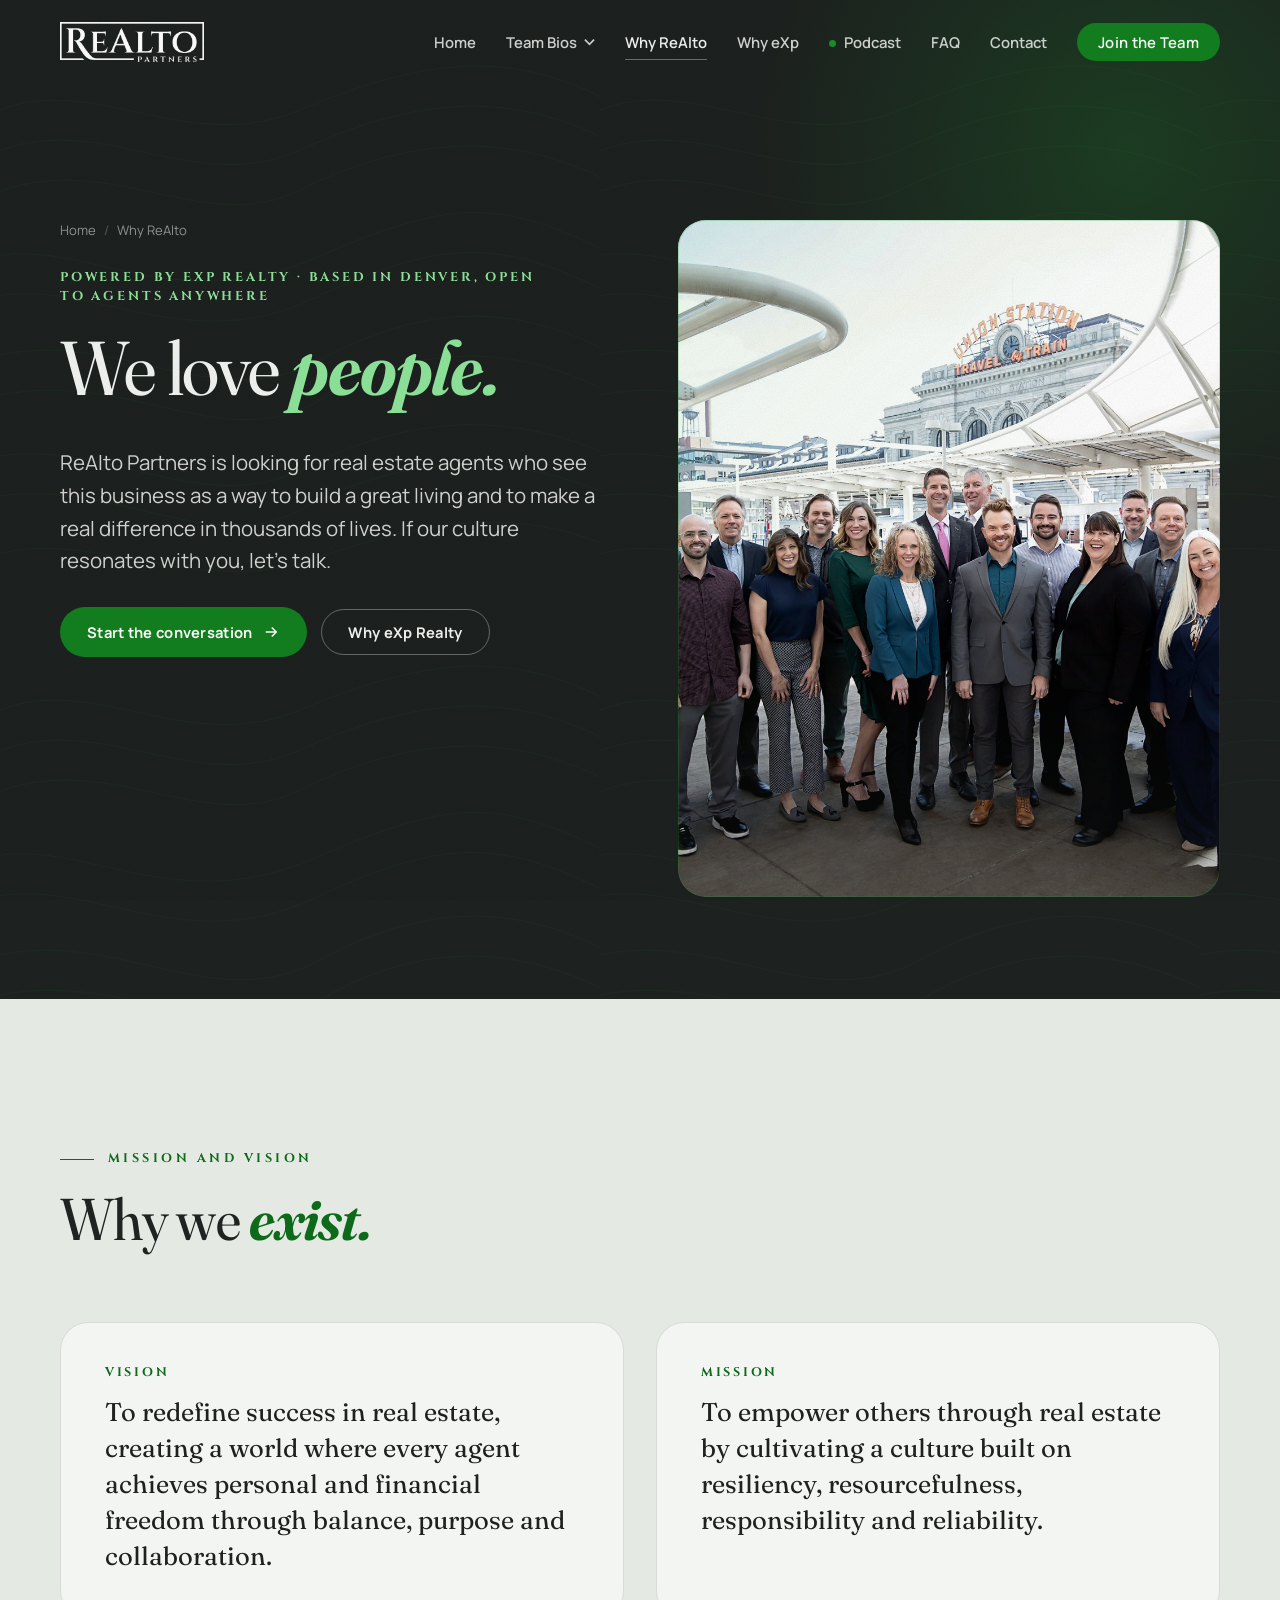
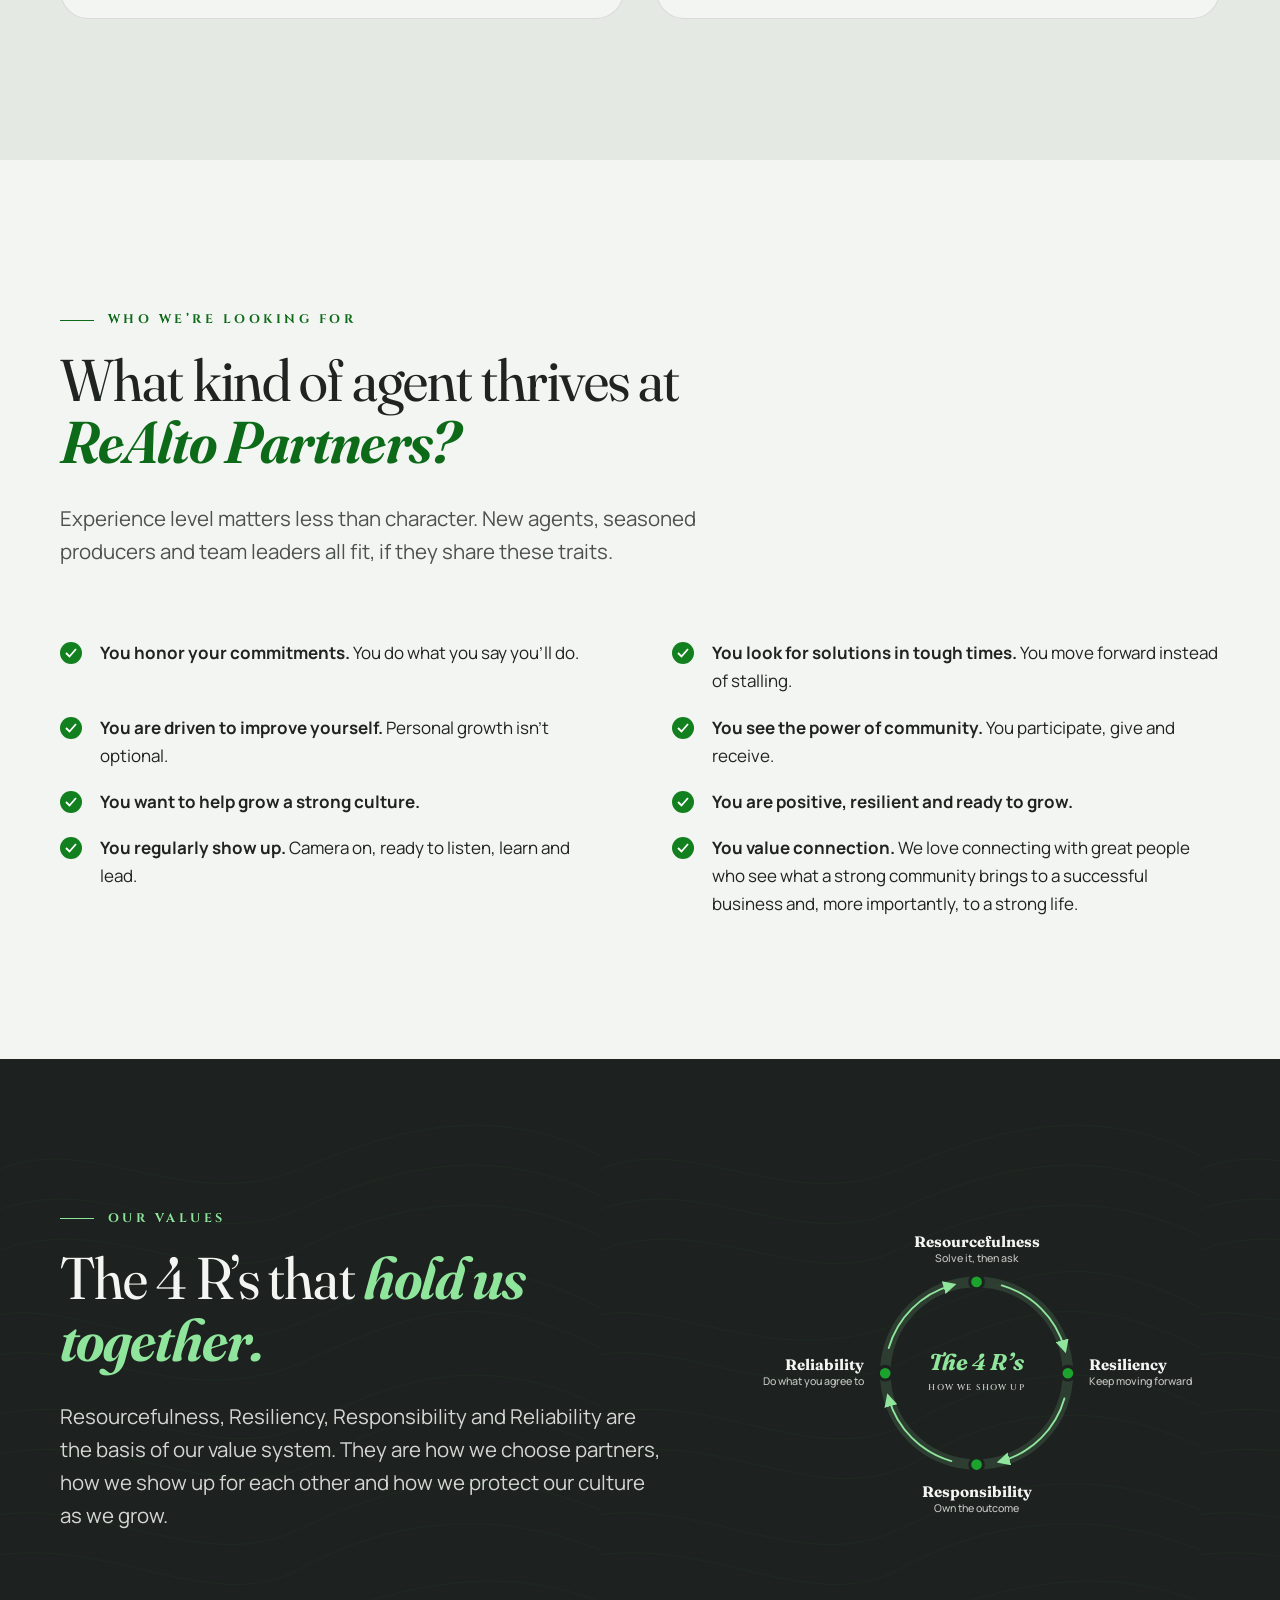
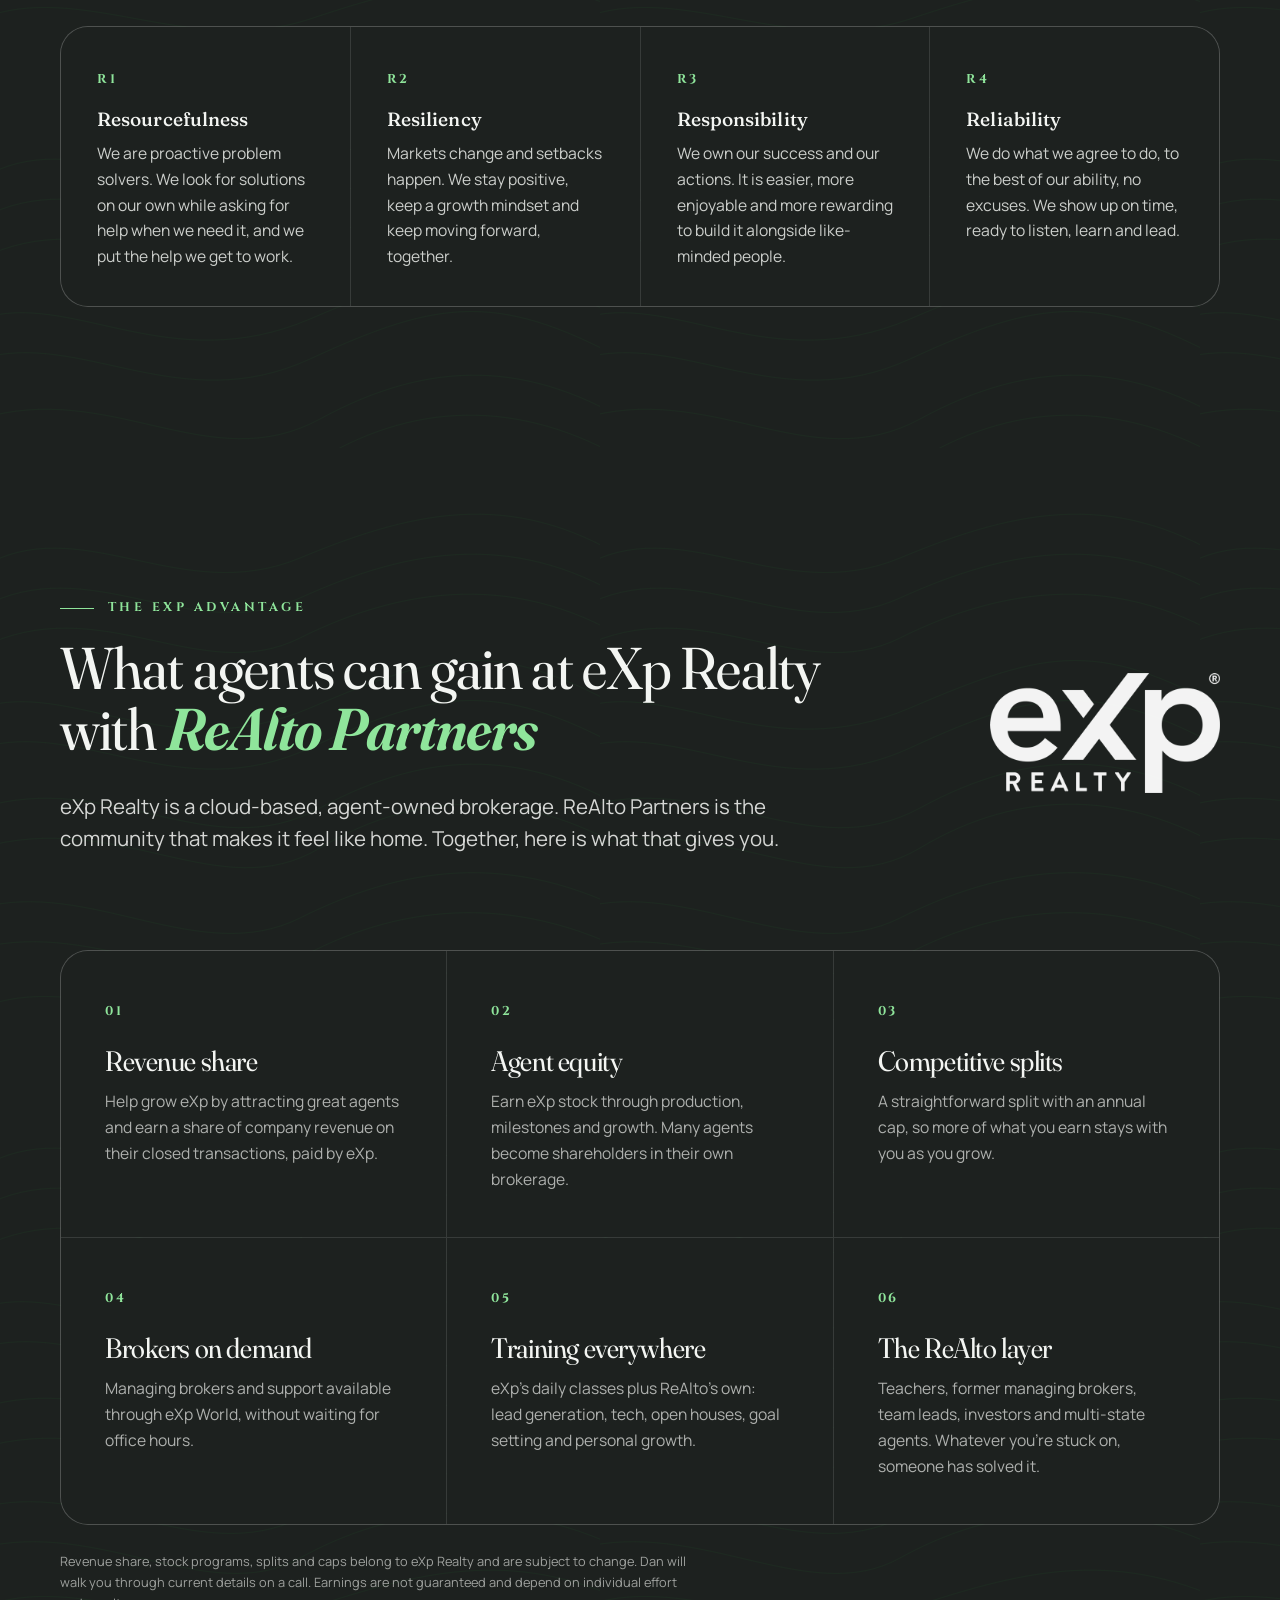
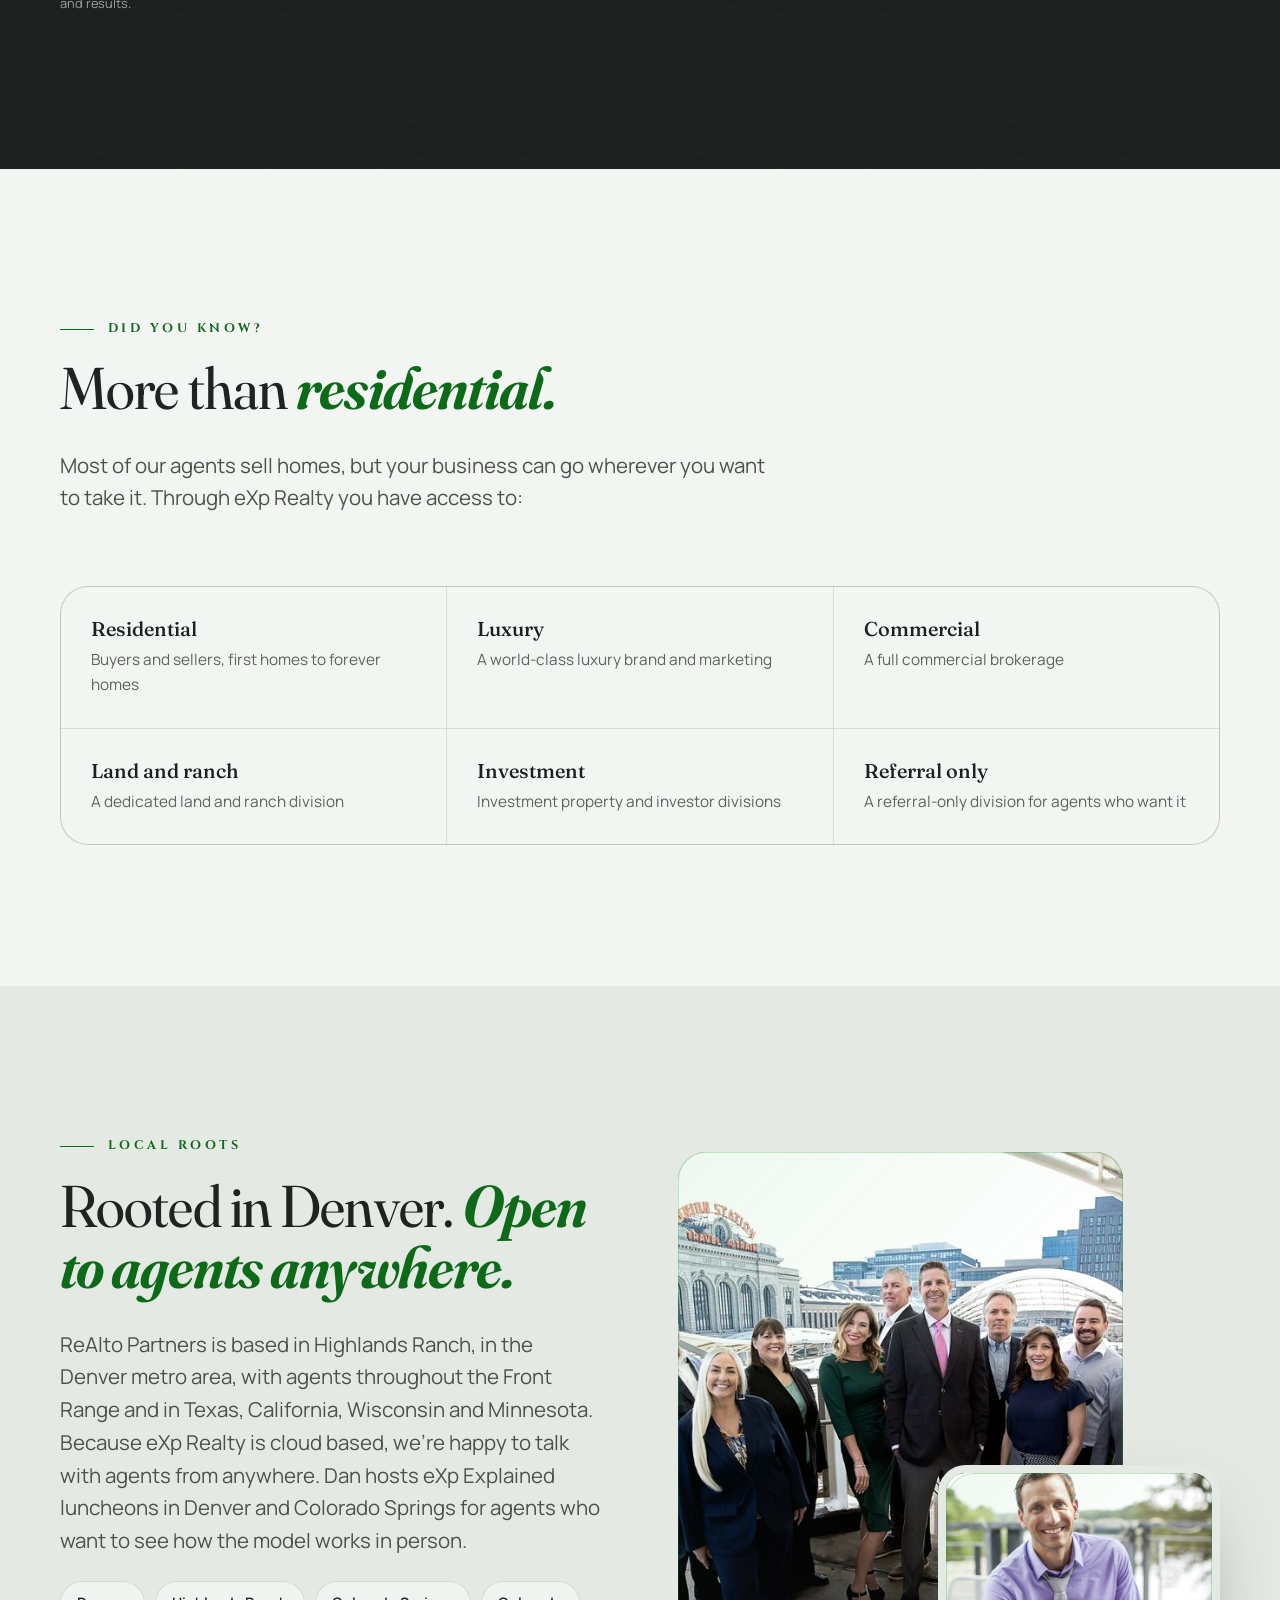
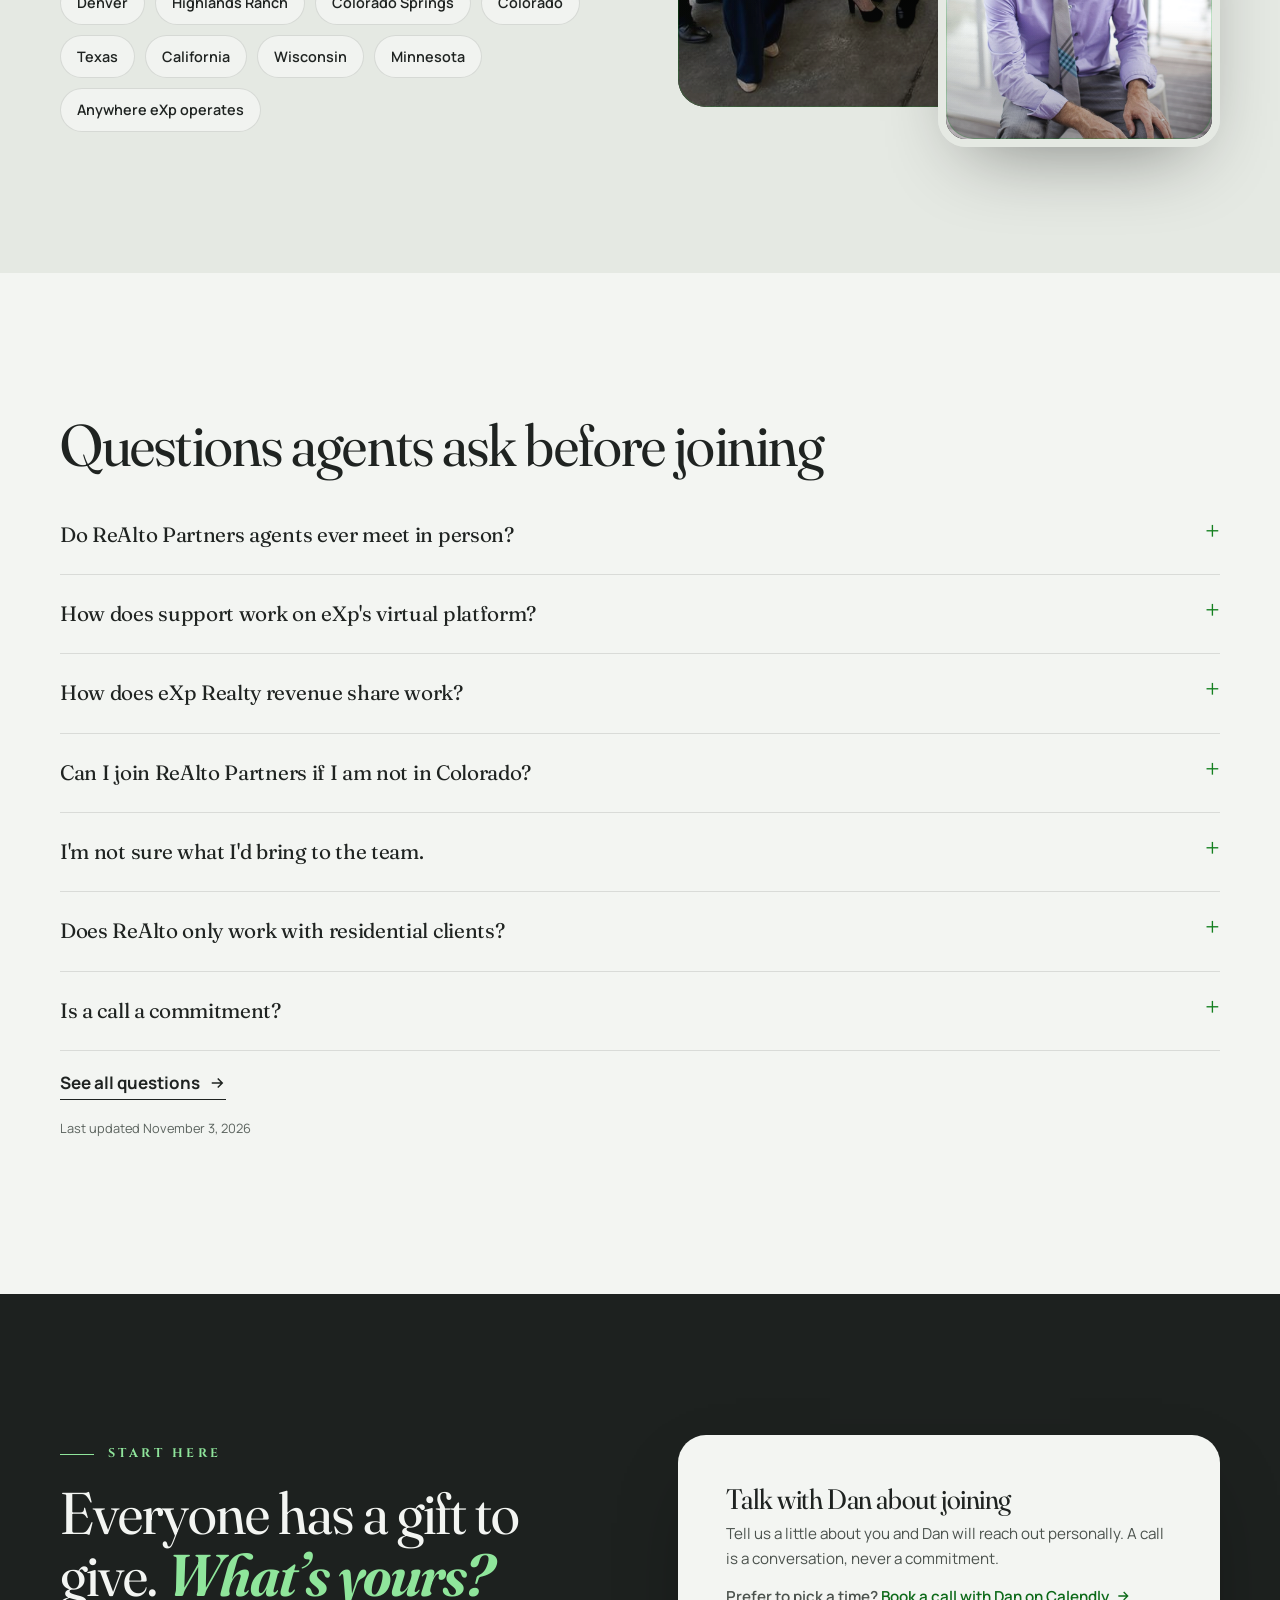
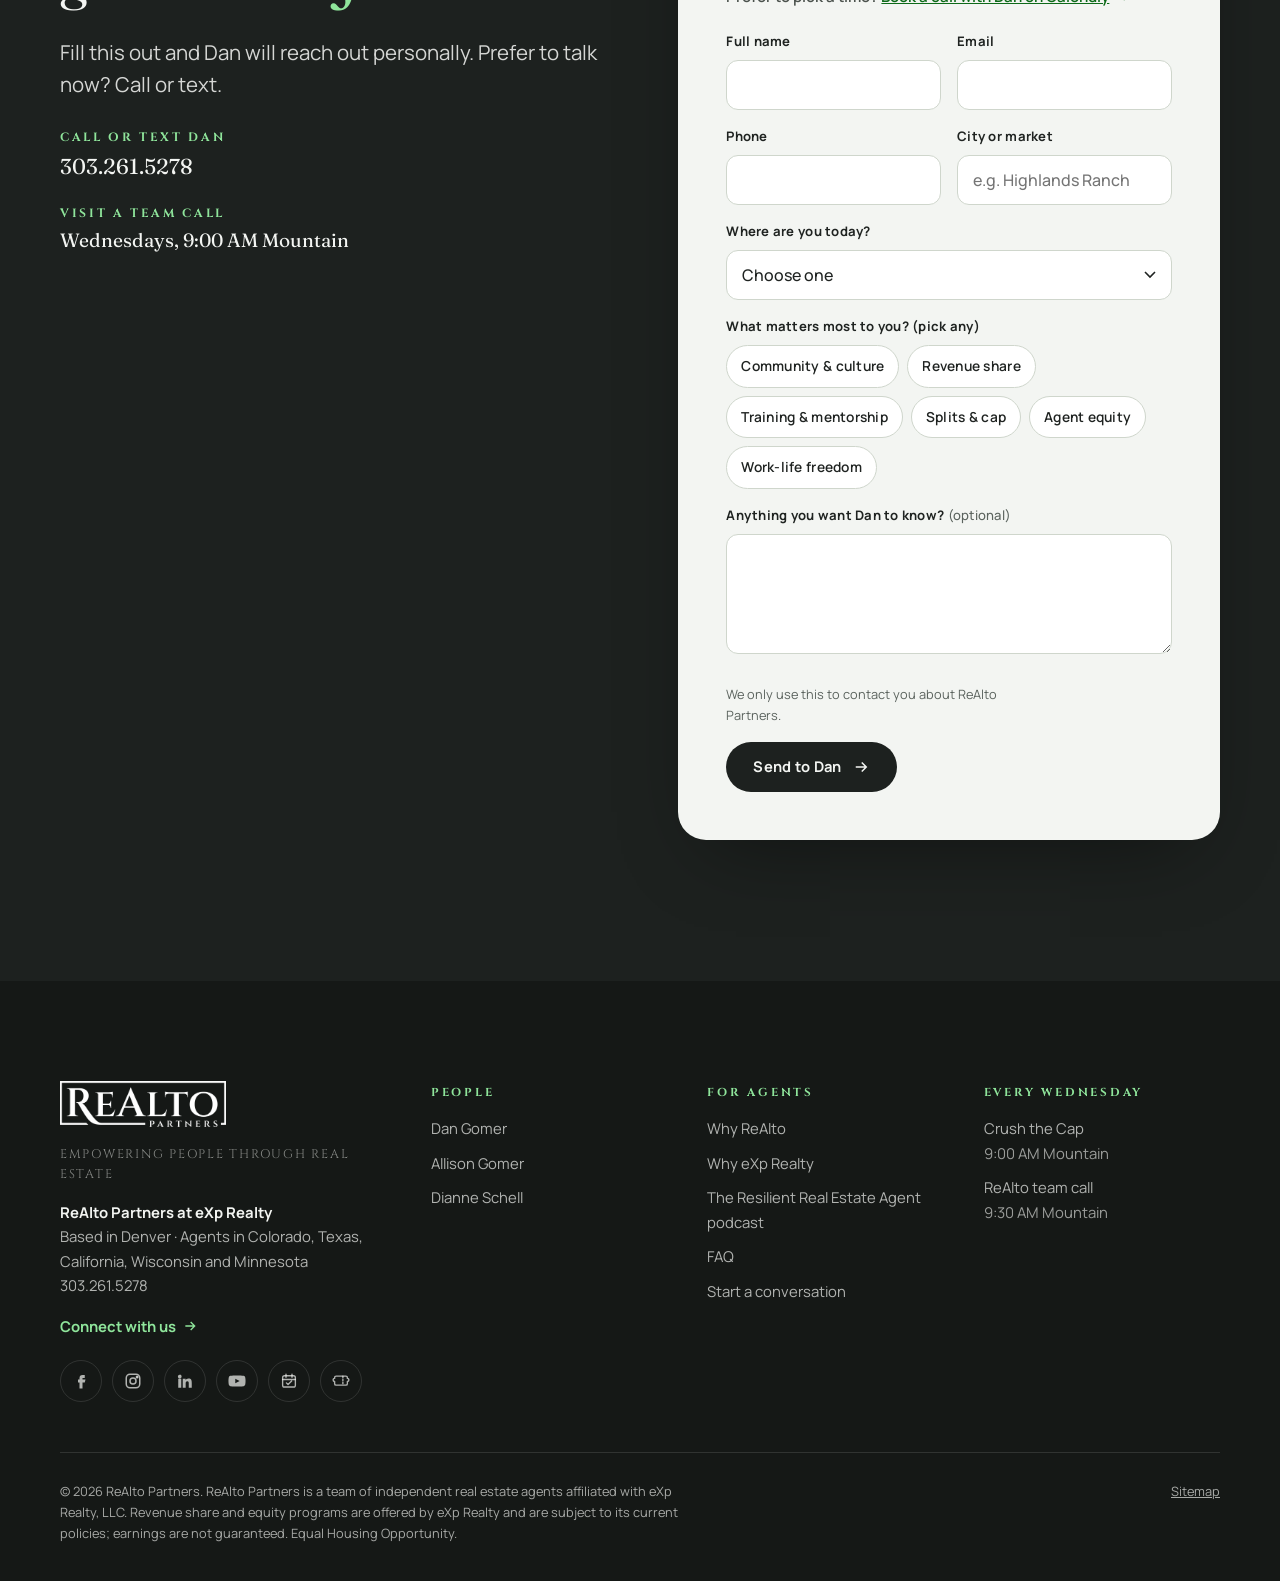
<file: realto-partners/join-exp-realty-team.html>
<!doctype html>
<html lang="en-US">
<head>
<meta charset="utf-8">
<!-- Google Tag Manager -->
<script async src="https://www.googletagmanager.com/gtm.js?id=GTM-K7P7275M"></script>
<script>
  window.dataLayer = window.dataLayer || [];
  function gtag(){dataLayer.push(arguments);}
  window.dataLayer.push({'gtm.start': new Date().getTime(), event: 'gtm.js'});
  gtag('js', new Date());
</script>
<!-- End Google Tag Manager -->
<meta name="viewport" content="width=device-width, initial-scale=1">
<title>Join ReAlto Partners | An eXp Realty Team, Denver Based</title>
<meta name="description" content="Join ReAlto Partners, powered by eXp Realty and based in Denver, open to agents anywhere: revenue share, agent equity, training and real community.">
<meta name="robots" content="index, follow, max-image-preview:large">
<link rel="canonical" href="https://realtopartners.com/join-exp-realty-team.html">
<meta property="og:site_name" content="ReAlto Partners">
<meta property="og:locale" content="en_US">
<meta property="og:type" content="website">
<meta property="og:title" content="Join ReAlto Partners | An eXp Realty Team, Denver Based">
<meta property="og:description" content="Join ReAlto Partners, powered by eXp Realty and based in Denver, open to agents anywhere: revenue share, agent equity, training and real community.">
<meta property="og:url" content="https://realtopartners.com/join-exp-realty-team.html">
<meta property="og:image" content="https://realtopartners.com/images/why.jpg">
<meta name="twitter:card" content="summary_large_image">
<meta name="twitter:title" content="Join ReAlto Partners | An eXp Realty Team, Denver Based">
<meta name="twitter:description" content="Join ReAlto Partners, powered by eXp Realty and based in Denver, open to agents anywhere: revenue share, agent equity, training and real community.">
<meta name="twitter:image" content="https://realtopartners.com/images/why.jpg">
<meta name="geo.region" content="US-CO">
<meta name="geo.placename" content="Highlands Ranch, Colorado">
<meta name="theme-color" content="#1d211f">
<script>document.documentElement.classList.add("js")</script>
<link rel="icon" href="assets/favicon.svg" type="image/svg+xml">
<link rel="icon" href="images/favicon.png" type="image/png">
<link rel="alternate" type="text/plain" href="llms.txt" title="LLM summary">
<link rel="preconnect" href="https://fonts.googleapis.com">
<link rel="preconnect" href="https://fonts.gstatic.com" crossorigin>
<link href="https://fonts.googleapis.com/css2?family=Cinzel:wght@500;600;700&family=Fraunces:ital,opsz,wght@0,9..144,300..700;1,9..144,300..700&family=Manrope:wght@400;500;600;700;800&display=swap" rel="stylesheet">
<link rel="stylesheet" href="assets/css/styles.css">
<script type="application/ld+json">
{
 "@context": "https://schema.org",
 "@graph": [
  {
   "@type": "WebSite",
   "@id": "https://realtopartners.com/#website",
   "url": "https://realtopartners.com/",
   "name": "ReAlto Partners",
   "inLanguage": "en-US",
   "description": "ReAlto Partners is Dan Gomer's community of real estate agents at eXp Realty in Colorado.",
   "publisher": {
    "@id": "https://realtopartners.com/#organization"
   }
  },
  {
   "@type": "RealEstateAgent",
   "@id": "https://realtopartners.com/#organization",
   "name": "ReAlto Partners",
   "alternateName": [
    "ReAlto Partners at eXp Realty",
    "Realto Partners",
    "ReAlto"
   ],
   "slogan": "Empowering People Through Real Estate",
   "description": "ReAlto Partners is a culture-first group of real estate agents in the Denver metro area of Colorado, co-founded by Dan and Allison Gomer, who lead it with co-leader Dianne Schell. It operates under the eXp Realty umbrella: eXp Realty is the brokerage and parent company, and ReAlto Partners is a group within it. It helps agents grow their businesses, earn through eXp's revenue share and ownership programs, and build community through weekly calls, masterminds, training and in-person events.",
   "disambiguatingDescription": "A Denver-based real estate agent team powered by eXp Realty, founded by Dan and Allison Gomer. Not a private equity or investment firm.",
   "url": "https://realtopartners.com/",
   "logo": "https://realtopartners.com/images/logo.png",
   "image": "https://realtopartners.com/images/team-capitol.jpg",
   "telephone": "+1-303-261-5278",
   "address": {
    "@type": "PostalAddress",
    "addressLocality": "Highlands Ranch",
    "addressRegion": "CO",
    "addressCountry": "US"
   },
   "areaServed": [
    {
     "@type": "City",
     "name": "Denver",
     "containedInPlace": {
      "@type": "State",
      "name": "Colorado"
     }
    },
    {
     "@type": "City",
     "name": "Highlands Ranch",
     "containedInPlace": {
      "@type": "State",
      "name": "Colorado"
     }
    },
    {
     "@type": "City",
     "name": "Colorado Springs",
     "containedInPlace": {
      "@type": "State",
      "name": "Colorado"
     }
    },
    {
     "@type": "AdministrativeArea",
     "name": "Douglas County, Colorado"
    },
    {
     "@type": "State",
     "name": "Colorado"
    },
    {
     "@type": "State",
     "name": "Texas"
    },
    {
     "@type": "State",
     "name": "California"
    },
    {
     "@type": "State",
     "name": "Wisconsin"
    },
    {
     "@type": "State",
     "name": "Minnesota"
    }
   ],
   "founder": [
    {
     "@id": "https://realtopartners.com/dan-gomer.html#person"
    },
    {
     "@id": "https://realtopartners.com/allison-gomer.html#person"
    }
   ],
   "member": [
    {
     "@id": "https://realtopartners.com/dan-gomer.html#person"
    },
    {
     "@id": "https://realtopartners.com/allison-gomer.html#person"
    },
    {
     "@type": "Person",
     "@id": "https://realtopartners.com/dianne-schell.html#person",
     "name": "Dianne Schell",
     "jobTitle": "Co-leader, ReAlto Partners; Realtor",
     "url": "https://realtopartners.com/dianne-schell.html",
     "image": "https://realtopartners.com/images/dianne.jpg",
     "memberOf": {
      "@id": "https://realtopartners.com/#exp-realty"
     },
     "sameAs": [
      "https://www.linkedin.com/in/dianne-schell/",
      "https://www.facebook.com/dianneschellrealtor",
      "https://www.instagram.com/dianneschell_realtor"
     ],
     "worksFor": {
      "@id": "https://realtopartners.com/#organization"
     }
    }
   ],
   "parentOrganization": {
    "@type": "RealEstateAgent",
    "@id": "https://realtopartners.com/#exp-realty",
    "name": "eXp Realty",
    "url": "https://www.exprealty.com/",
    "sameAs": [
     "https://en.wikipedia.org/wiki/EXp_World_Holdings"
    ]
   },
   "knowsAbout": [
    "Real estate careers",
    "eXp Realty revenue share",
    "Agent equity",
    "Real estate team building",
    "Lead generation",
    "Real estate coaching",
    "Buying and selling homes in Colorado"
   ],
   "sameAs": [
    "https://www.facebook.com/ReAltoPartners",
    "https://www.instagram.com/realto_partners/",
    "https://www.linkedin.com/company/realto-partners/",
    "https://www.dangomer.com/",
    "https://www.youtube.com/@theresilientrealestateagent"
   ]
  },
  {
   "@type": "Person",
   "@id": "https://realtopartners.com/dan-gomer.html#person",
   "name": "Dan Gomer",
   "givenName": "Dan",
   "familyName": "Gomer",
   "jobTitle": "Co-founder and Team Leader, ReAlto Partners",
   "description": "Dan Gomer is a Colorado real estate team leader at eXp Realty, co-founder of ReAlto Partners, host of The Resilient Real Estate Agent podcast on YouTube, and a former middle school science teacher and basketball coach who began in real estate by flipping houses in Denver.",
   "url": "https://realtopartners.com/dan-gomer.html",
   "image": "https://realtopartners.com/images/dan-about.jpg",
   "worksFor": {
    "@id": "https://realtopartners.com/#organization"
   },
   "memberOf": {
    "@id": "https://realtopartners.com/#exp-realty"
   },
   "affiliation": {
    "@id": "https://realtopartners.com/#exp-realty"
   },
   "spouse": {
    "@id": "https://realtopartners.com/allison-gomer.html#person"
   },
   "homeLocation": {
    "@type": "Place",
    "name": "Highlands Ranch, Colorado"
   },
   "knowsAbout": [
    "Real estate team leadership",
    "eXp Realty",
    "Real estate investing",
    "Sphere marketing",
    "Mindset",
    "Public speaking"
   ],
   "sameAs": [
    "https://www.dangomer.com/",
    "https://www.youtube.com/@theresilientrealestateagent",
    "https://www.youtube.com/channel/UCsfOEfe5zPbju0cti-AUzNQ",
    "https://www.eventbrite.com/o/dan-gomer-50128640253",
    "https://www.linkedin.com/in/dan-gomer-62221551/",
    "https://www.instagram.com/dangomer_/",
    "https://www.instagram.com/realto_partners/"
   ]
  },
  {
   "@type": "Person",
   "@id": "https://realtopartners.com/allison-gomer.html#person",
   "name": "Allison Gomer",
   "givenName": "Allison",
   "familyName": "Gomer",
   "jobTitle": "Co-founder of ReAlto Partners; Realtor with eXp Realty",
   "description": "Allison Gomer is a Colorado Realtor and co-founder of ReAlto Partners, a group within eXp Realty, Dan Gomer's wife, and co-host of The Resilient Real Estate Agent podcast. She is known for a calm, people-first approach and a focus on wellbeing and connection inside the team.",
   "url": "https://realtopartners.com/allison-gomer.html",
   "image": "https://realtopartners.com/images/allison.jpg",
   "worksFor": {
    "@id": "https://realtopartners.com/#organization"
   },
   "memberOf": {
    "@id": "https://realtopartners.com/#exp-realty"
   },
   "affiliation": {
    "@id": "https://realtopartners.com/#exp-realty"
   },
   "spouse": {
    "@id": "https://realtopartners.com/dan-gomer.html#person"
   },
   "hasOccupation": {
    "@type": "Occupation",
    "name": "Real estate agent"
   },
   "knowsAbout": [
    "Buying and selling homes in Colorado",
    "Real estate",
    "Team culture",
    "Mindset and resilience",
    "Mindfulness"
   ],
   "sameAs": [
    "https://www.youtube.com/@theresilientrealestateagent"
   ]
  },
  {
   "@type": "BreadcrumbList",
   "@id": "https://realtopartners.com/join-exp-realty-team.html#breadcrumb",
   "itemListElement": [
    {
     "@type": "ListItem",
     "position": 1,
     "name": "Home",
     "item": "https://realtopartners.com/"
    },
    {
     "@type": "ListItem",
     "position": 2,
     "name": "Why ReAlto",
     "item": "https://realtopartners.com/join-exp-realty-team.html"
    }
   ]
  },
  {
   "@type": "WebPage",
   "@id": "https://realtopartners.com/join-exp-realty-team.html#webpage",
   "url": "https://realtopartners.com/join-exp-realty-team.html",
   "name": "Join ReAlto Partners | An eXp Realty Team, Denver Based",
   "description": "Join ReAlto Partners, powered by eXp Realty and based in Denver, open to agents anywhere: revenue share, agent equity, training and real community.",
   "isPartOf": {
    "@id": "https://realtopartners.com/#website"
   },
   "inLanguage": "en-US",
   "dateModified": "2026-11-03",
   "primaryImageOfPage": {
    "@type": "ImageObject",
    "url": "https://realtopartners.com/images/why.jpg"
   },
   "about": {
    "@id": "https://realtopartners.com/#organization"
   },
   "breadcrumb": {
    "@id": "https://realtopartners.com/join-exp-realty-team.html#breadcrumb"
   }
  }
 ]
}
</script>
</head>
<body>
<a class="skip" href="#main">Skip to content</a>
<header class="site-header">
  <div class="wrap">
    <a class="brand" href="index.html" aria-label="ReAlto Partners home">
      <img src="images/logo-white.png" alt="ReAlto Partners" width="900" height="250">
    </a>
    <button class="nav-toggle" aria-label="Menu" aria-expanded="false" aria-controls="site-nav"><span></span><span></span><span></span></button>
    <nav class="nav" id="site-nav" aria-label="Main">
      <a href="index.html">Home</a><div class="nav-group"><button class="nav-drop" type="button" aria-expanded="false" aria-controls="team-menu">Team Bios<svg viewBox="0 0 12 8" aria-hidden="true"><path d="M1 1.5l5 5 5-5" fill="none" stroke="currentColor" stroke-width="1.8"/></svg></button><div class="nav-menu" id="team-menu"><a href="dan-gomer.html"><b>Dan Gomer</b><span>Co-founder</span></a><a href="allison-gomer.html"><b>Allison Gomer</b><span>Co-founder</span></a><a href="dianne-schell.html"><b>Dianne Schell</b><span>Co-leader</span></a></div></div><a href="join-exp-realty-team.html" aria-current="page">Why ReAlto</a><a href="why-exp-realty.html">Why eXp</a><a href="podcast.html"><span class="live-dot" aria-hidden="true"></span>Podcast</a><a href="faq.html">FAQ</a><a href="contact.html">Contact</a><a class="btn btn-brass" href="join-exp-realty-team.html#apply">Join the Team</a>
    </nav>
  </div>
</header>
<main id="main">

<section class="page-hero dark topo">
  <div class="hero-glow" aria-hidden="true"></div>
  <div class="wrap split-block" style="align-items:start">
    <div>
      <nav class="crumbs" aria-label="Breadcrumb"><ol><li><a href="index.html">Home</a></li><li aria-current="page">Why ReAlto</li></ol></nav>
      <h1><span class="h1-kicker">Powered by eXp Realty &middot; Based in Denver, open to agents anywhere</span>We love <em>people.</em></h1>
      <p class="lede">ReAlto Partners is looking for real estate agents who see this business as a way to build a great living and to make a real difference in thousands of lives. If our culture resonates with you, let&rsquo;s talk.</p>
      <div class="hero-actions" style="display:flex;gap:14px;flex-wrap:wrap;margin-top:30px">
        <a class="btn btn-brass" href="#apply">Start the conversation <svg viewBox="0 0 24 24" fill="none" stroke="currentColor" stroke-width="2" aria-hidden="true"><path d="M5 12h14M13 6l6 6-6 6"/></svg></a>
        <a class="btn btn-ghost" href="why-exp-realty.html">Why eXp Realty</a>
      </div>
    </div>
    <div class="reveal"><div class="photo " data-label="images/why.jpg"><img src="images/why.jpg" alt="ReAlto Partners agents at an in-person team gathering" width="800" height="1000" loading="eager" fetchpriority="high" decoding="async" srcset="images/why-480.jpg 480w, images/why.jpg 960w" sizes="(max-width: 760px) 60vw, 50vw"></div></div>
  </div>
</section>

<section class="paper pad" aria-labelledby="mv-h">
  <div class="wrap">
    <div class="section-head reveal">
      <p class="eyebrow">Mission and vision</p>
      <h2 id="mv-h">Why we <em>exist.</em></h2>
    </div>
    <div class="mv-grid">
      <article class="mv-card reveal"><span class="mv-label">Vision</span><p>To redefine success in real estate, creating a world where every agent achieves personal and financial freedom through balance, purpose and collaboration.</p></article>
      <article class="mv-card reveal d1"><span class="mv-label">Mission</span><p>To empower others through real estate by cultivating a culture built on resiliency, resourcefulness, responsibility and reliability.</p></article>
    </div>
  </div>
</section>

<section class="pad" aria-labelledby="who-h">
  <div class="wrap">
    <div class="section-head reveal">
      <p class="eyebrow">Who we&rsquo;re looking for</p>
      <h2 id="who-h">What kind of agent thrives at <em>ReAlto Partners?</em></h2>
      <p class="lede">Experience level matters less than character. New agents, seasoned producers and team leaders all fit, if they share these traits.</p>
    </div>
    <ul class="checklist two-col reveal d1">
      <li><span><b>You honor your commitments.</b> You do what you say you&rsquo;ll do.</span></li>
      <li><span><b>You look for solutions in tough times.</b> You move forward instead of stalling.</span></li>
      <li><span><b>You are driven to improve yourself.</b> Personal growth isn&rsquo;t optional.</span></li>
      <li><span><b>You see the power of community.</b> You participate, give and receive.</span></li>
      <li><span><b>You want to help grow a strong culture.</b></span></li>
      <li><span><b>You are positive, resilient and ready to grow.</b></span></li>
      <li><span><b>You regularly show up.</b> Camera on, ready to listen, learn and lead.</span></li>
      <li><span><b>You value connection.</b> We love connecting with great people who see what a strong community brings to a successful business and, more importantly, to a strong life.</span></li>
    </ul>
  </div>
</section>

<section class="dark pad topo" aria-labelledby="rs-h">
  <div class="wrap">
    <div class="glance-head">
      <div class="section-head">
        <p class="eyebrow">Our values</p>
        <h2 id="rs-h">The 4 R&rsquo;s that <em>hold us together.</em></h2>
        <p class="lede">Resourcefulness, Resiliency, Responsibility and Reliability are the basis of our value system. They are how we choose partners, how we show up for each other and how we protect our culture as we grow.</p>
      </div>
      <figure class="flywheel on-dark reveal">
        <svg viewBox="-60 0 640 410" role="img" aria-labelledby="rs-title">
          <title id="rs-title">The 4 R&rsquo;s of ReAlto Partners: Resourcefulness, Resiliency, Responsibility and Reliability, in a continuous cycle.</title>
          <defs><marker id="rs-arrow" viewBox="0 0 10 10" refX="6" refY="5" markerWidth="7" markerHeight="7" orient="auto-start-reverse"><path d="M0 0 L10 5 L0 10 z"/></marker></defs>
          <circle class="fw-track" cx="260" cy="200" r="120"/>
          <g class="fw-arcs"><path d="M293.1 84.6 A120 120 0 0 1 375.4 166.9" marker-end="url(#rs-arrow)"/><path d="M375.4 233.1 A120 120 0 0 1 293.1 315.4" marker-end="url(#rs-arrow)"/><path d="M226.9 315.4 A120 120 0 0 1 144.6 233.1" marker-end="url(#rs-arrow)"/><path d="M144.6 166.9 A120 120 0 0 1 226.9 84.6" marker-end="url(#rs-arrow)"/></g>
          <g class="fw-orbit"><circle cx="260" cy="80" r="5"/></g>
          <g class="fw-nodes"><circle cx="260.0" cy="80.0" r="9"/><circle cx="380.0" cy="200.0" r="9"/><circle cx="260.0" cy="320.0" r="9"/><circle cx="140.0" cy="200.0" r="9"/></g>
          <g class="fw-labels"><text x="260.0" y="34.0" text-anchor="middle"><tspan class="fw-word">Resourcefulness</tspan><tspan class="fw-sub" x="260.0" dy="20">Solve it, then ask</tspan></text><text x="408.0" y="196.0" text-anchor="start"><tspan class="fw-word">Resiliency</tspan><tspan class="fw-sub" x="408.0" dy="20">Keep moving forward</tspan></text><text x="260.0" y="362.0" text-anchor="middle"><tspan class="fw-word">Responsibility</tspan><tspan class="fw-sub" x="260.0" dy="20">Own the outcome</tspan></text><text x="112.0" y="196.0" text-anchor="end"><tspan class="fw-word">Reliability</tspan><tspan class="fw-sub" x="112.0" dy="20">Do what you agree to</tspan></text></g>
          <text class="fw-center" x="260" y="196" text-anchor="middle">The 4 R&rsquo;s</text>
          <text class="fw-center-sub" x="260" y="222" text-anchor="middle">How we show up</text>
        </svg>
      </figure>
    </div>
    <div class="rs-grid">
      <article class="rs-card reveal"><span class="rs-n">R1</span><h3 class="h4">Resourcefulness</h3><p>We are proactive problem solvers. We look for solutions on our own while asking for help when we need it, and we put the help we get to work.</p></article>
      <article class="rs-card reveal d1"><span class="rs-n">R2</span><h3 class="h4">Resiliency</h3><p>Markets change and setbacks happen. We stay positive, keep a growth mindset and keep moving forward, together.</p></article>
      <article class="rs-card reveal d2"><span class="rs-n">R3</span><h3 class="h4">Responsibility</h3><p>We own our success and our actions. It is easier, more enjoyable and more rewarding to build it alongside like-minded people.</p></article>
      <article class="rs-card reveal d3"><span class="rs-n">R4</span><h3 class="h4">Reliability</h3><p>We do what we agree to do, to the best of our ability, no excuses. We show up on time, ready to listen, learn and lead.</p></article>
    </div>
  </div>
</section>

<section class="dark pad topo" id="exp" aria-labelledby="exp-h">
  <div class="wrap">
    <div class="exp-head">
      <div class="section-head">
      <p class="eyebrow">The eXp advantage</p>
      <h2 id="exp-h">What agents can gain at eXp Realty with <em>ReAlto Partners</em></h2>
      <p class="lede">eXp Realty is a cloud-based, agent-owned brokerage. ReAlto Partners is the community that makes it feel like home. Together, here is what that gives you.</p>
    </div>
      <img class="exp-logo" src="images/exp-logo-white.png" alt="eXp Realty" width="600" height="312" loading="lazy">
    </div>
    <div class="pillars">
      <div class="pillar reveal"><span class="num">01</span><h3>Revenue share</h3><p>Help grow eXp by attracting great agents and earn a share of company revenue on their closed transactions, paid by eXp.</p></div>
      <div class="pillar reveal d1"><span class="num">02</span><h3>Agent equity</h3><p>Earn eXp stock through production, milestones and growth. Many agents become shareholders in their own brokerage.</p></div>
      <div class="pillar reveal d2"><span class="num">03</span><h3>Competitive splits</h3><p>A straightforward split with an annual cap, so more of what you earn stays with you as you grow.</p></div>
      <div class="pillar reveal"><span class="num">04</span><h3>Brokers on demand</h3><p>Managing brokers and support available through eXp World, without waiting for office hours.</p></div>
      <div class="pillar reveal d1"><span class="num">05</span><h3>Training everywhere</h3><p>eXp&rsquo;s daily classes plus ReAlto&rsquo;s own: lead generation, tech, open houses, goal setting and personal growth.</p></div>
      <div class="pillar reveal d2"><span class="num">06</span><h3>The ReAlto layer</h3><p>Teachers, former managing brokers, team leads, investors and multi-state agents. Whatever you&rsquo;re stuck on, someone has solved it.</p></div>
    </div>
    <p class="fineprint">Revenue share, stock programs, splits and caps belong to eXp Realty and are subject to change. Dan will walk you through current details on a call. Earnings are not guaranteed and depend on individual effort and results.</p>
  </div>
</section>

<section class="pad" aria-labelledby="dyk-h">
  <div class="wrap">
    <div class="section-head reveal">
      <p class="eyebrow">Did you know?</p>
      <h2 id="dyk-h">More than <em>residential.</em></h2>
      <p class="lede">Most of our agents sell homes, but your business can go wherever you want to take it. Through eXp Realty you have access to:</p>
    </div>
    <ul class="dyk-list reveal d1">
      <li><b>Residential</b><span>Buyers and sellers, first homes to forever homes</span></li>
      <li><b>Luxury</b><span>A world-class luxury brand and marketing</span></li>
      <li><b>Commercial</b><span>A full commercial brokerage</span></li>
      <li><b>Land and ranch</b><span>A dedicated land and ranch division</span></li>
      <li><b>Investment</b><span>Investment property and investor divisions</span></li>
      <li><b>Referral only</b><span>A referral-only division for agents who want it</span></li>
    </ul>
  </div>
</section>

<section class="paper pad" aria-labelledby="local-h">
  <div class="wrap split-block">
    <div class="reveal">
      <p class="eyebrow">Local roots</p>
      <h2 id="local-h">Rooted in Denver. <em>Open to agents anywhere.</em></h2>
      <p class="lede">ReAlto Partners is based in Highlands Ranch, in the Denver metro area, with agents throughout the Front Range and in Texas, California, Wisconsin and Minnesota. Because eXp Realty is cloud based, we&rsquo;re happy to talk with agents from anywhere. Dan hosts eXp Explained luncheons in Denver and Colorado Springs for agents who want to see how the model works in person.</p>
      <ul class="areas on-light">
        <li>Denver</li><li>Highlands Ranch</li><li>Colorado Springs</li><li>Colorado</li><li>Texas</li><li>California</li><li>Wisconsin</li><li>Minnesota</li><li>Anywhere eXp operates</li>
      </ul>
    </div>
    <div class="stack-photos reveal d1">
      <div class="photo " data-label="images/team-j.jpg"><img src="images/team-j.jpg" alt="ReAlto Partners agents in Colorado" width="800" height="1000" loading="lazy" decoding="async" srcset="images/team-j-480.jpg 480w, images/team-j-960.jpg 960w, images/team-j.jpg 2200w" sizes="(max-width: 760px) 60vw, 50vw"></div>
      <div class="photo " data-label="images/dan-candid.jpg"><img src="images/dan-candid.jpg" alt="New agents joining ReAlto Partners" width="800" height="1000" loading="lazy" decoding="async" srcset="images/dan-candid-480.jpg 480w, images/dan-candid.jpg 864w" sizes="(max-width: 760px) 60vw, 50vw"></div>
    </div>
  </div>
</section>

<section class="pad" aria-labelledby="faq">
  <div class="wrap"><div class="faq"><h2 id="faq" style="margin-bottom:20px">Questions agents ask before joining</h2>
<details><summary><h3 style="font:inherit;margin:0">Do ReAlto Partners agents ever meet in person?</h3></summary><p>All the time. Free live events, regular team building events, masterminds, eXp Explained luncheons in Denver and Colorado Springs, and our quarterly Cappers dinner. Cloud based just means we are intentional about it.</p></details>
<details><summary><h3 style="font:inherit;margin:0">How does support work on eXp's virtual platform?</h3></summary><p>Agents get fast access to managing brokers through eXp World, eXp's virtual campus, plus direct access to everyone in the ReAlto organization: teachers, former managing brokers, team leads, investors and multi-state agents.</p></details>
<details><summary><h3 style="font:inherit;margin:0">How does eXp Realty revenue share work?</h3></summary><p>eXp Realty shares a portion of company revenue with agents who attract other productive agents to the brokerage. It is paid by eXp, not taken from the other agent's commission. Program rules change over time, so Dan walks through the current plan on a call.</p></details>
<details><summary><h3 style="font:inherit;margin:0">Can I join ReAlto Partners if I am not in Colorado?</h3></summary><p>Yes. ReAlto is based in the Denver metro, but because eXp Realty is cloud based, agents licensed wherever eXp operates can join and take part in calls, trainings and masterminds online.</p></details>
<details><summary><h3 style="font:inherit;margin:0">I'm not sure what I'd bring to the team.</h3></summary><p>We believe everyone has a gift to give. If you are unsure what yours is, that is exactly what a first conversation is for.</p></details>
<details><summary><h3 style="font:inherit;margin:0">Does ReAlto only work with residential clients?</h3></summary><p>No. Most of our agents focus on residential sales, but through eXp Realty you also have access to a luxury brand, a commercial brokerage, a land and ranch division, investment divisions and a referral-only division.</p></details>
<details><summary><h3 style="font:inherit;margin:0">Is a call a commitment?</h3></summary><p>No. It is a chance to connect and get a feel for who we are. There is no obligation.</p></details></div><p class="faq-more"><a class="link-arrow" href="faq.html">See all questions <svg viewBox="0 0 24 24" fill="none" stroke="currentColor" stroke-width="2" aria-hidden="true"><path d="M5 12h14M13 6l6 6-6 6"/></svg></a></p><p class="updated">Last updated <time datetime="2026-11-03">November 3, 2026</time></p></div>
</section>

<section class="dark pad" id="apply" aria-labelledby="apply-h">
  <div class="wrap split-block" style="align-items:start">
    <div class="reveal">
      <p class="eyebrow">Start here</p>
      <h2 id="apply-h">Everyone has a gift to give. <em>What&rsquo;s yours?</em></h2>
      <p class="lede">Fill this out and Dan will reach out personally. Prefer to talk now? Call or text.</p>
      <ul class="contact-list">
        <li><b>Call or text Dan</b><a href="tel:+1-303-261-5278">303.261.5278</a></li>
        <li><b>Visit a team call</b><span style="font-family:var(--f-display);font-size:1.2rem">Wednesdays, 9:00 AM Mountain</span></li>
      </ul>
    </div>
    <div class="reveal d1"><div class="form-shell">
  <h3>Talk with Dan about joining</h3>
  <p>Tell us a little about you and Dan will reach out personally. A call is a conversation, never a commitment.</p>
  <p class="form-alt">Prefer to pick a time? <a data-link="calendly" href="https://calendly.com/dangomer" target="_blank" rel="noopener">Book a call with Dan on Calendly <svg viewBox="0 0 24 24" fill="none" stroke="currentColor" stroke-width="2" aria-hidden="true"><path d="M5 12h14M13 6l6 6-6 6"/></svg></a></p>
  <form data-form="Join the team" novalidate>
    <input class="hp" type="text" name="_honey" tabindex="-1" autocomplete="off" aria-hidden="true">
    <input type="hidden" name="_subject" value="New agent inquiry from the ReAlto website">
    <div class="form-grid">
      <div class="field"><label for="j-name">Full name</label><input id="j-name" name="Name" required autocomplete="name"></div>
      <div class="field"><label for="j-email">Email</label><input id="j-email" name="Email" type="email" required autocomplete="email"></div>
      <div class="field"><label for="j-phone">Phone</label><input id="j-phone" name="Phone" type="tel" autocomplete="tel"></div>
      <div class="field"><label for="j-market">City or market</label><input id="j-market" name="Market" placeholder="e.g. Highlands Ranch" autocomplete="address-level2"></div>
      <div class="field full"><label for="j-stage">Where are you today?</label>
        <select id="j-stage" name="Stage" required>
          <option value="">Choose one</option>
          <option>Licensed agent at another brokerage</option>
          <option>Already at eXp and looking for a team</option>
          <option>Getting licensed or brand new</option>
          <option>Team leader exploring a move</option>
          <option>Just curious</option>
        </select>
      </div>
      <div class="field full"><span class="label" id="j-int">What matters most to you? <span class="opt">(pick any)</span></span>
        <div class="chips" role="group" aria-labelledby="j-int">
          <label><input type="checkbox" name="Interests" value="Community and culture"><span>Community &amp; culture</span></label>
          <label><input type="checkbox" name="Interests" value="Revenue share"><span>Revenue share</span></label>
          <label><input type="checkbox" name="Interests" value="Training and mentorship"><span>Training &amp; mentorship</span></label>
          <label><input type="checkbox" name="Interests" value="Splits and cap"><span>Splits &amp; cap</span></label>
          <label><input type="checkbox" name="Interests" value="Agent equity"><span>Agent equity</span></label>
          <label><input type="checkbox" name="Interests" value="Work-life freedom"><span>Work-life freedom</span></label>
        </div>
      </div>
      <div class="field full"><label for="j-msg">Anything you want Dan to know? <span class="opt">(optional)</span></label><textarea id="j-msg" name="Message"></textarea></div>
    </div>
    <div class="form-foot">
      <small>We only use this to contact you about ReAlto Partners.</small>
      <button class="btn" type="submit">Send to Dan <svg viewBox="0 0 24 24" fill="none" stroke="currentColor" stroke-width="2" aria-hidden="true"><path d="M5 12h14M13 6l6 6-6 6"/></svg></button>
    </div>
    <p class="form-error" role="alert">Something went wrong sending that. Please try again, or call 303.261.5278.</p>
  </form>
  <div class="form-success" role="status">
  <div class="tick"><svg viewBox="0 0 24 24" fill="none" stroke="#1d211f" stroke-width="2.4" aria-hidden="true"><path d="M5 12l5 5 9-10"/></svg></div>
  <p class="h3">Thanks, we got it.</p>
  <p>Dan will be in touch within a day or two. In the meantime, check out the podcast.</p>
</div>
</div></div>
  </div>
</section>

</main>
<footer class="site-footer">
  <div class="wrap">
    <div class="footer-top">
      <div>
        <a class="brand" href="index.html" aria-label="ReAlto Partners home">
          <img src="images/logo-white.png" alt="ReAlto Partners" width="900" height="250">
        </a>
        <p class="footer-tag">Empowering People Through Real Estate</p>
        <address style="font-style:normal">
          <strong style="color:var(--ivory)">ReAlto Partners at eXp Realty</strong><br>
          Based in Denver &middot; Agents in Colorado, Texas, California, Wisconsin and Minnesota<br>
          <a href="tel:+1-303-261-5278">303.261.5278</a>
        </address>
        <p class="footer-connect"><a href="contact.html">Connect with us <svg viewBox="0 0 24 24" fill="none" stroke="currentColor" stroke-width="2" aria-hidden="true"><path d="M5 12h14M13 6l6 6-6 6"/></svg></a></p>
        <div class="socials">
          <a data-link="facebook" href="https://www.facebook.com/ReAltoPartners" target="_blank" rel="noopener" aria-label="ReAlto Partners on Facebook"><svg viewBox="0 0 24 24" fill="currentColor" aria-hidden="true"><path d="M14 8h3V4h-3a4 4 0 0 0-4 4v2H8v4h2v8h4v-8h3l1-4h-4V8z"/></svg></a>
          <a data-link="instagram" href="https://www.instagram.com/realto_partners/" target="_blank" rel="noopener" aria-label="ReAlto Partners on Instagram"><svg viewBox="0 0 24 24" fill="none" stroke="currentColor" stroke-width="2" aria-hidden="true"><rect x="3" y="3" width="18" height="18" rx="5"/><circle cx="12" cy="12" r="4"/><circle cx="17.5" cy="6.5" r="1" fill="currentColor"/></svg></a>
          <a data-link="linkedin" href="https://www.linkedin.com/company/realto-partners/" target="_blank" rel="noopener" aria-label="ReAlto Partners on LinkedIn"><svg viewBox="0 0 24 24" fill="currentColor" aria-hidden="true"><path d="M4.98 3.5A2.5 2.5 0 1 1 5 8.5a2.5 2.5 0 0 1-.02-5zM3 9h4v12H3zM9 9h3.8v1.7h.05c.53-1 1.83-2.05 3.77-2.05C20.6 8.65 21 11.2 21 14.5V21h-4v-5.7c0-1.36-.03-3.1-1.9-3.1-1.9 0-2.2 1.48-2.2 3v5.8H9z"/></svg></a>
          <a data-link="youtube" href="https://www.youtube.com/@theresilientrealestateagent" target="_blank" rel="noopener" aria-label="The Resilient Real Estate Agent on YouTube"><svg viewBox="0 0 24 24" fill="currentColor" aria-hidden="true"><path d="M23 7.2a3 3 0 0 0-2.1-2.1C19 4.6 12 4.6 12 4.6s-7 0-8.9.5A3 3 0 0 0 1 7.2 31 31 0 0 0 .6 12 31 31 0 0 0 1 16.8a3 3 0 0 0 2.1 2.1c1.9.5 8.9.5 8.9.5s7 0 8.9-.5a3 3 0 0 0 2.1-2.1 31 31 0 0 0 .4-4.8 31 31 0 0 0-.4-4.8zM9.7 15.1V8.9l5.8 3.1z"/></svg></a>
          <a data-link="calendly" href="https://calendly.com/dangomer" target="_blank" rel="noopener" aria-label="Book a call with Dan on Calendly"><svg viewBox="0 0 24 24" fill="none" stroke="currentColor" stroke-width="1.8" stroke-linecap="round" stroke-linejoin="round" aria-hidden="true"><rect x="3.5" y="5" width="17" height="15" rx="2.5"/><path d="M3.5 10h17M8 3v4M16 3v4M8.5 14.5l2.2 2.2 4.8-4.8"/></svg></a>
          <a data-link="eventbrite" href="https://www.eventbrite.com/o/dan-gomer-50128640253" target="_blank" rel="noopener" aria-label="Dan Gomer events on Eventbrite"><svg viewBox="0 0 24 24" fill="none" stroke="currentColor" stroke-width="1.8" stroke-linecap="round" stroke-linejoin="round" aria-hidden="true"><path d="M3.5 8.5a2 2 0 0 0 0 4v3a2 2 0 0 0 2 2h13a2 2 0 0 0 2-2v-3a2 2 0 0 0 0-4v-1a2 2 0 0 0-2-2h-13a2 2 0 0 0-2 2z"/><path d="M14.5 5.5v12" stroke-dasharray="2 2"/></svg></a>
        </div>
      </div>
      <div>
        <h2 class="h5">People</h2>
        <ul>
          <li><a href="dan-gomer.html">Dan Gomer</a></li>
          <li><a href="allison-gomer.html">Allison Gomer</a></li>
          <li><a href="dianne-schell.html">Dianne Schell</a></li>
        </ul>
      </div>
      <div>
        <h2 class="h5">For agents</h2>
        <ul>
          <li><a href="join-exp-realty-team.html">Why ReAlto</a></li>
          <li><a href="why-exp-realty.html">Why eXp Realty</a></li>
          <li><a href="podcast.html">The Resilient Real Estate Agent podcast</a></li>
          <li><a href="faq.html">FAQ</a></li>
          <li><a href="join-exp-realty-team.html#apply">Start a conversation</a></li>
        </ul>
      </div>
      <div>
        <h2 class="h5">Every Wednesday</h2>
        <ul>
          <li>Crush the Cap<br><span style="opacity:.85">9:00 AM Mountain</span></li>
          <li>ReAlto team call<br><span style="opacity:.85">9:30 AM Mountain</span></li>
        </ul>
      </div>
    </div>
    <div class="footer-bottom">
      <p>&copy; <span data-year>2026</span> ReAlto Partners. ReAlto Partners is a team of independent real estate agents affiliated with eXp Realty, LLC. Revenue share and equity programs are offered by eXp Realty and are subject to its current policies; earnings are not guaranteed. Equal Housing Opportunity.</p>
      <p><a href="sitemap.xml">Sitemap</a></p>
    </div>
  </div>
</footer>
<script src="assets/js/main.js" defer></script>
</body>
</html>
</file>
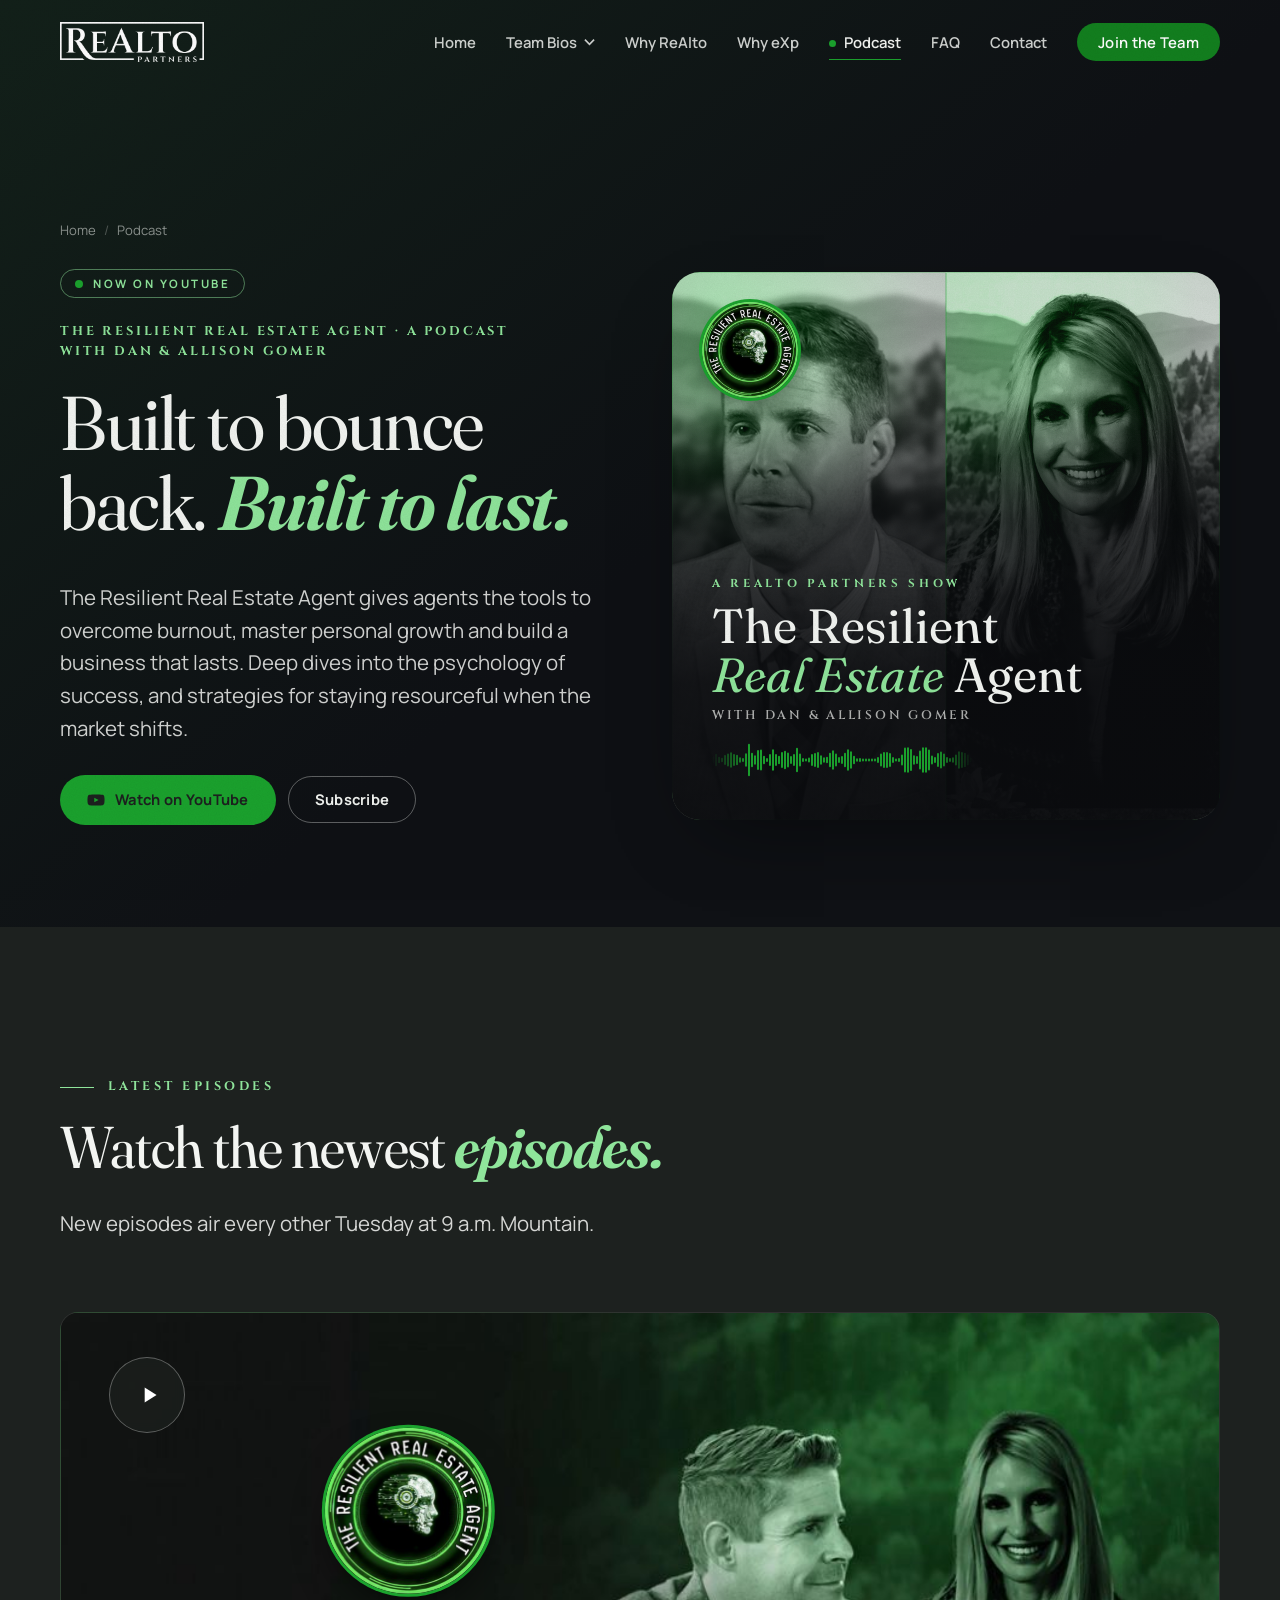
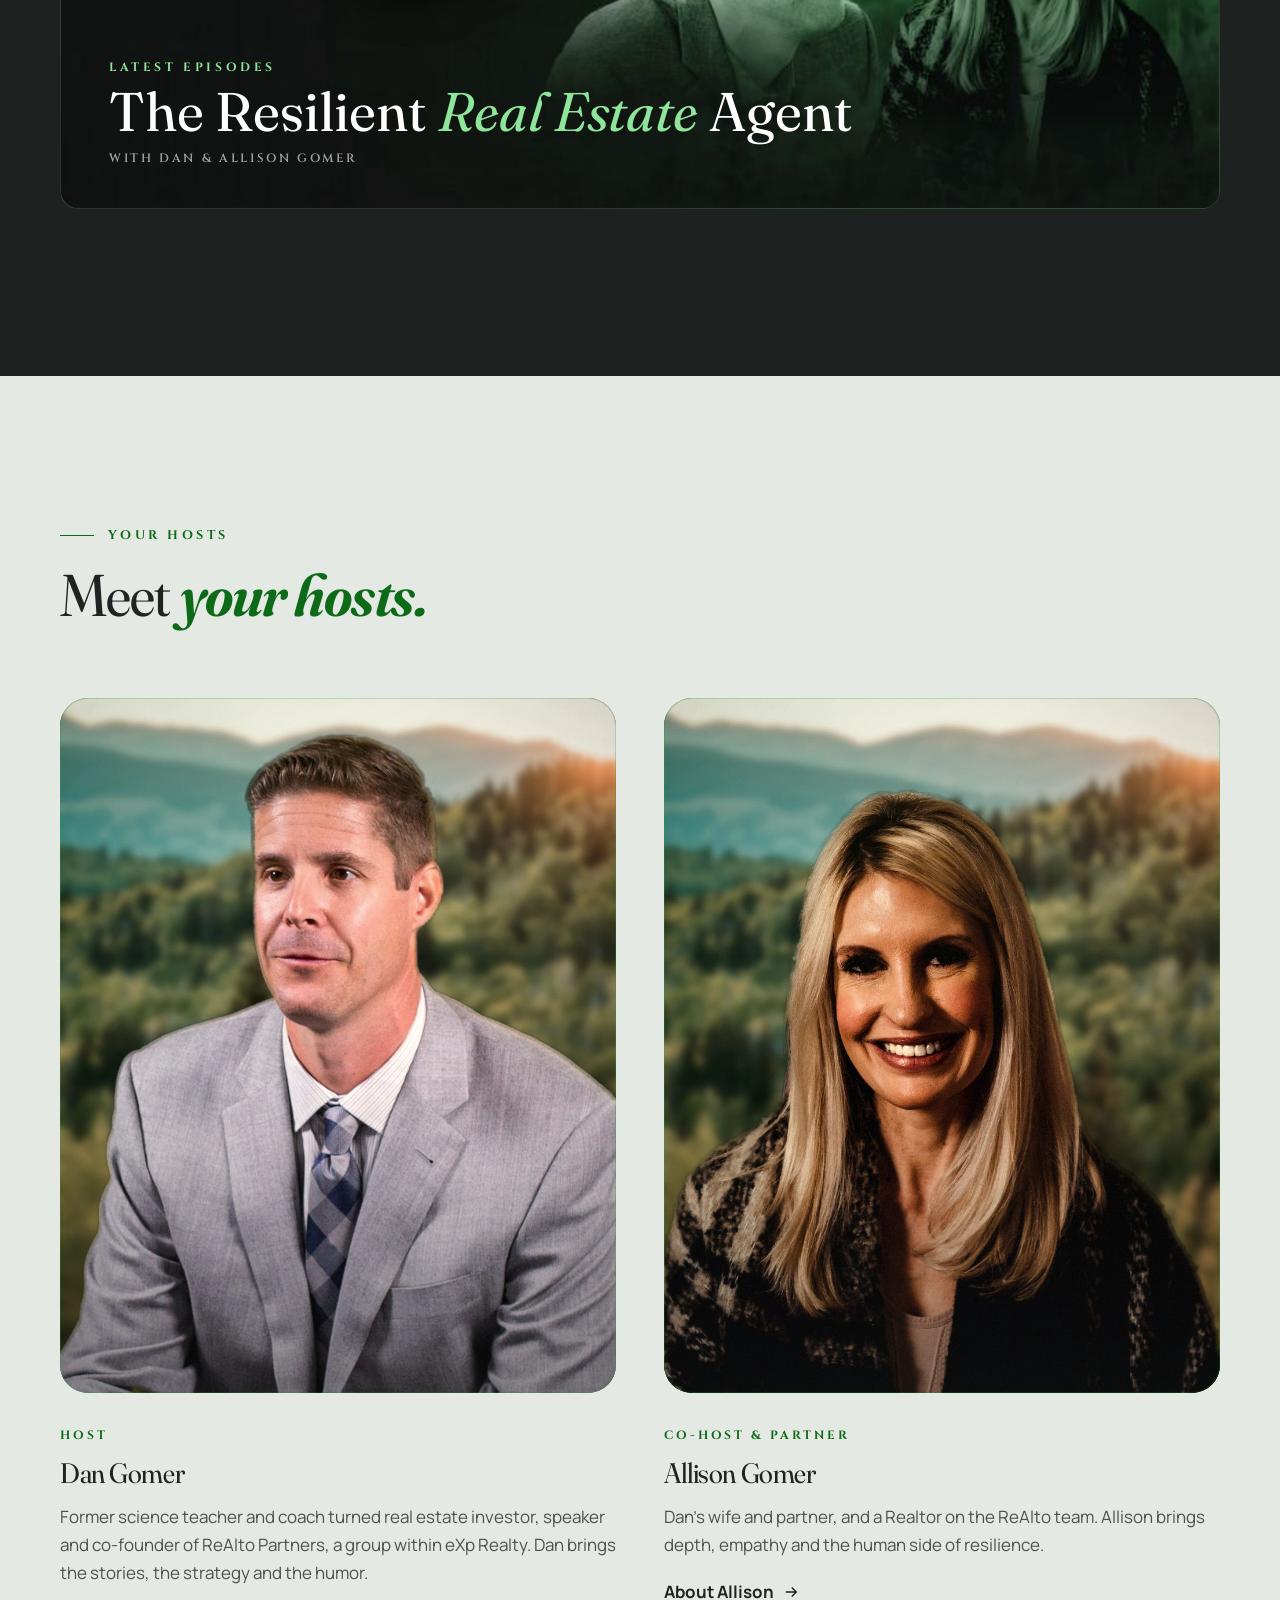
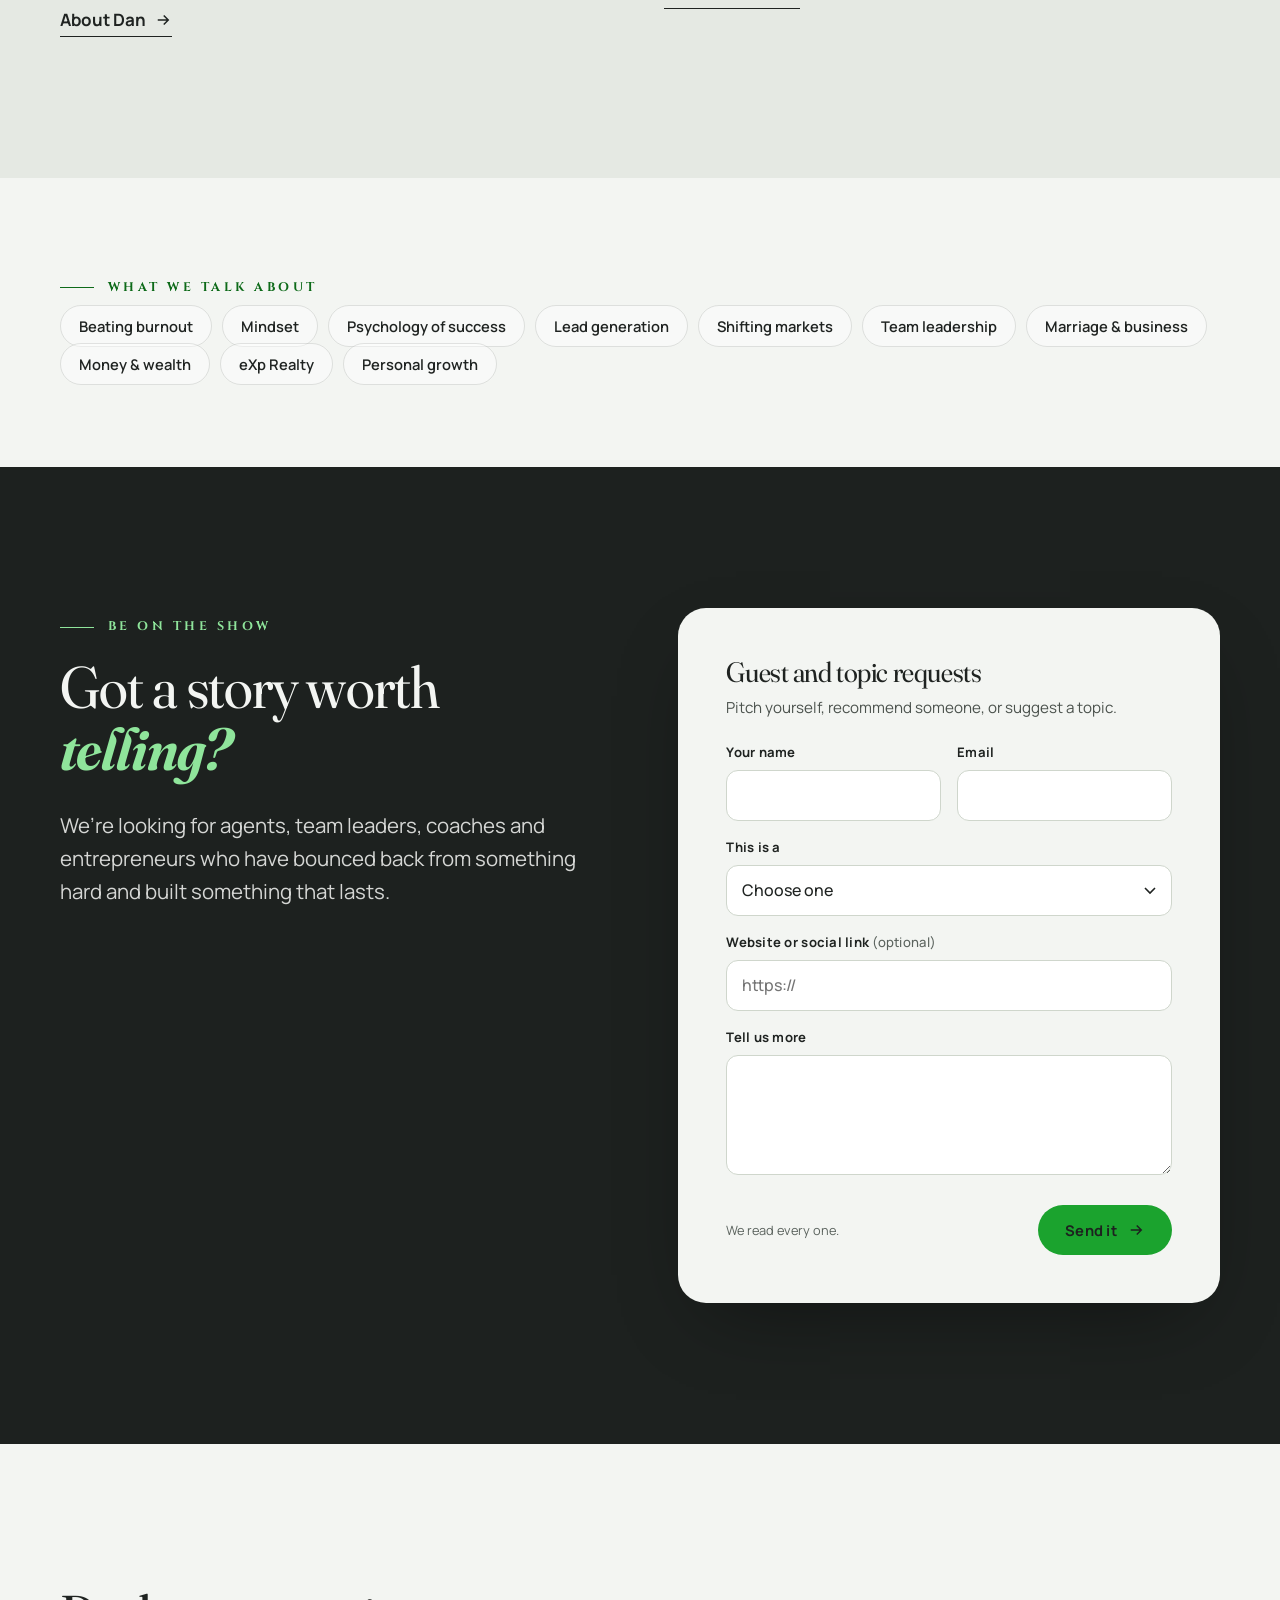
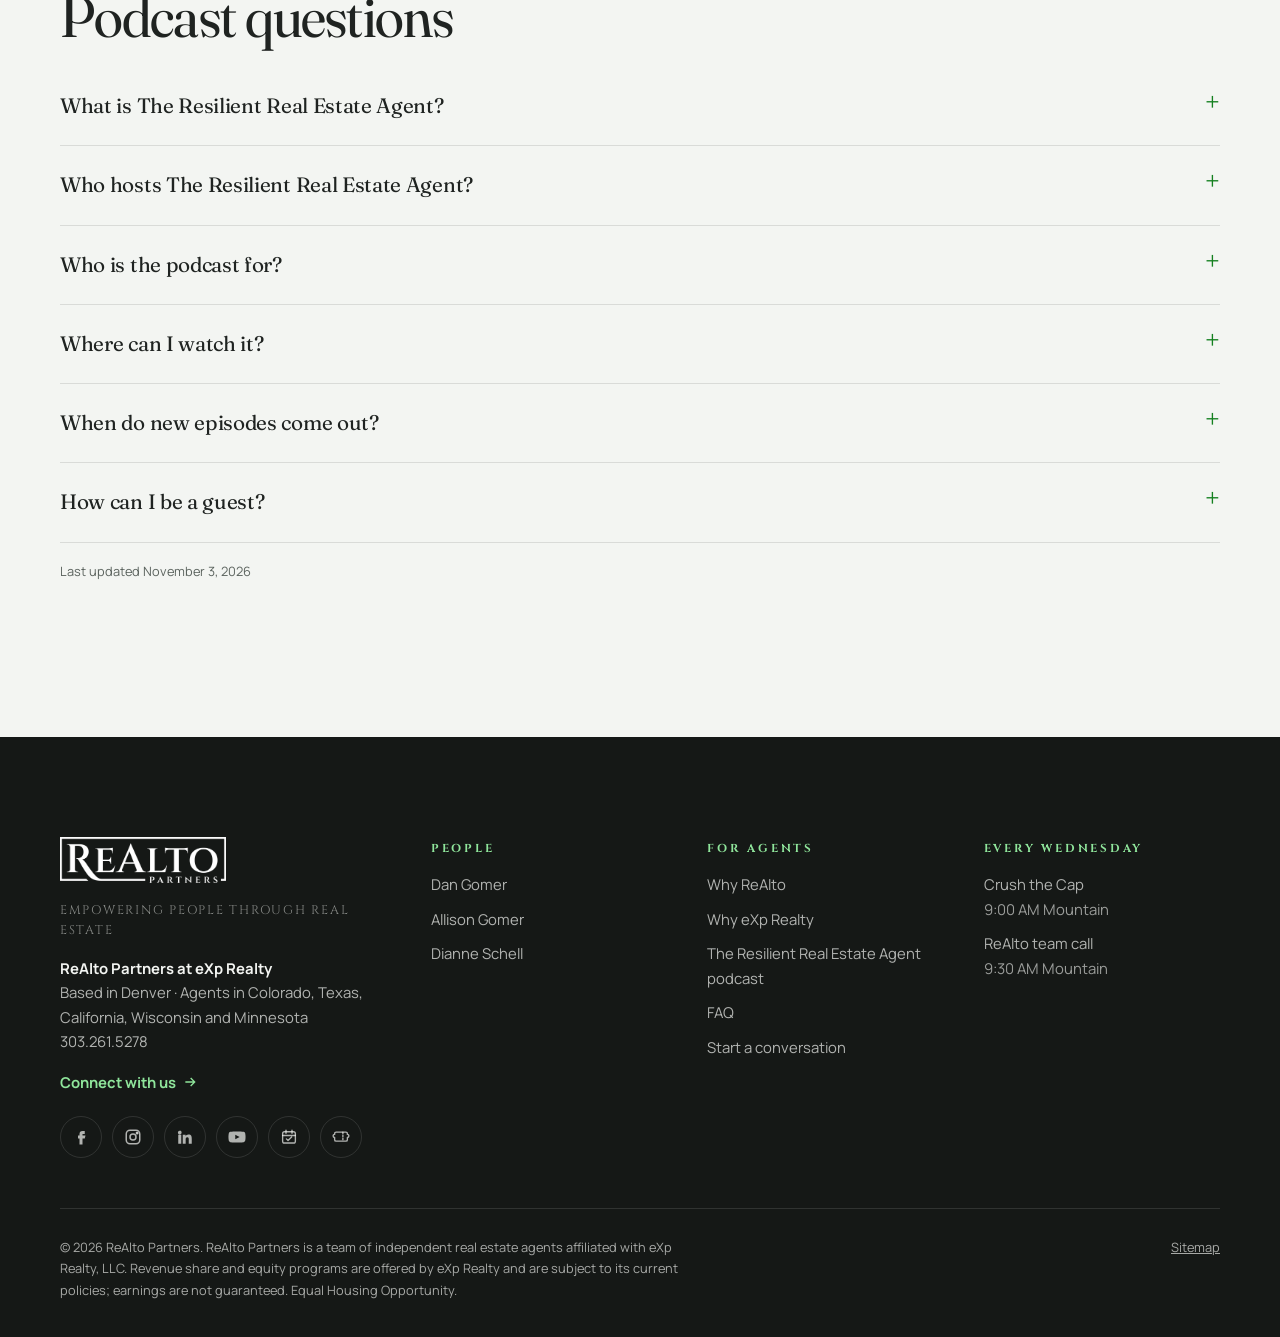
<file: realto-partners/podcast.html>
<!doctype html>
<html lang="en-US">
<head>
<meta charset="utf-8">
<!-- Google Tag Manager -->
<script async src="https://www.googletagmanager.com/gtm.js?id=GTM-K7P7275M"></script>
<script>
  window.dataLayer = window.dataLayer || [];
  function gtag(){dataLayer.push(arguments);}
  window.dataLayer.push({'gtm.start': new Date().getTime(), event: 'gtm.js'});
  gtag('js', new Date());
</script>
<!-- End Google Tag Manager -->
<meta name="viewport" content="width=device-width, initial-scale=1">
<title>The Resilient Real Estate Agent | Dan & Allison Gomer</title>
<meta name="description" content="Watch The Resilient Real Estate Agent on YouTube with Dan and Allison Gomer: real conversations about beating burnout and building a business that lasts.">
<meta name="robots" content="index, follow, max-image-preview:large">
<link rel="canonical" href="https://realtopartners.com/podcast.html">
<meta property="og:site_name" content="ReAlto Partners">
<meta property="og:locale" content="en_US">
<meta property="og:type" content="website">
<meta property="og:title" content="The Resilient Real Estate Agent | Dan & Allison Gomer">
<meta property="og:description" content="Watch The Resilient Real Estate Agent on YouTube with Dan and Allison Gomer: real conversations about beating burnout and building a business that lasts.">
<meta property="og:url" content="https://realtopartners.com/podcast.html">
<meta property="og:image" content="https://realtopartners.com/images/podcast-cover.jpg">
<meta name="twitter:card" content="summary_large_image">
<meta name="twitter:title" content="The Resilient Real Estate Agent | Dan & Allison Gomer">
<meta name="twitter:description" content="Watch The Resilient Real Estate Agent on YouTube with Dan and Allison Gomer: real conversations about beating burnout and building a business that lasts.">
<meta name="twitter:image" content="https://realtopartners.com/images/podcast-cover.jpg">
<meta name="geo.region" content="US-CO">
<meta name="geo.placename" content="Highlands Ranch, Colorado">
<meta name="theme-color" content="#1d211f">
<script>document.documentElement.classList.add("js")</script>
<link rel="icon" href="assets/favicon.svg" type="image/svg+xml">
<link rel="icon" href="images/favicon.png" type="image/png">
<link rel="alternate" type="text/plain" href="llms.txt" title="LLM summary">
<link rel="preconnect" href="https://fonts.googleapis.com">
<link rel="preconnect" href="https://fonts.gstatic.com" crossorigin>
<link href="https://fonts.googleapis.com/css2?family=Cinzel:wght@500;600;700&family=Fraunces:ital,opsz,wght@0,9..144,300..700;1,9..144,300..700&family=Manrope:wght@400;500;600;700;800&display=swap" rel="stylesheet">
<link rel="stylesheet" href="assets/css/styles.css">
<script type="application/ld+json">
{
 "@context": "https://schema.org",
 "@graph": [
  {
   "@type": "WebSite",
   "@id": "https://realtopartners.com/#website",
   "url": "https://realtopartners.com/",
   "name": "ReAlto Partners",
   "inLanguage": "en-US",
   "description": "ReAlto Partners is Dan Gomer's community of real estate agents at eXp Realty in Colorado.",
   "publisher": {
    "@id": "https://realtopartners.com/#organization"
   }
  },
  {
   "@type": "RealEstateAgent",
   "@id": "https://realtopartners.com/#organization",
   "name": "ReAlto Partners",
   "alternateName": [
    "ReAlto Partners at eXp Realty",
    "Realto Partners",
    "ReAlto"
   ],
   "slogan": "Empowering People Through Real Estate",
   "description": "ReAlto Partners is a culture-first group of real estate agents in the Denver metro area of Colorado, co-founded by Dan and Allison Gomer, who lead it with co-leader Dianne Schell. It operates under the eXp Realty umbrella: eXp Realty is the brokerage and parent company, and ReAlto Partners is a group within it. It helps agents grow their businesses, earn through eXp's revenue share and ownership programs, and build community through weekly calls, masterminds, training and in-person events.",
   "disambiguatingDescription": "A Denver-based real estate agent team powered by eXp Realty, founded by Dan and Allison Gomer. Not a private equity or investment firm.",
   "url": "https://realtopartners.com/",
   "logo": "https://realtopartners.com/images/logo.png",
   "image": "https://realtopartners.com/images/team-capitol.jpg",
   "telephone": "+1-303-261-5278",
   "address": {
    "@type": "PostalAddress",
    "addressLocality": "Highlands Ranch",
    "addressRegion": "CO",
    "addressCountry": "US"
   },
   "areaServed": [
    {
     "@type": "City",
     "name": "Denver",
     "containedInPlace": {
      "@type": "State",
      "name": "Colorado"
     }
    },
    {
     "@type": "City",
     "name": "Highlands Ranch",
     "containedInPlace": {
      "@type": "State",
      "name": "Colorado"
     }
    },
    {
     "@type": "City",
     "name": "Colorado Springs",
     "containedInPlace": {
      "@type": "State",
      "name": "Colorado"
     }
    },
    {
     "@type": "AdministrativeArea",
     "name": "Douglas County, Colorado"
    },
    {
     "@type": "State",
     "name": "Colorado"
    },
    {
     "@type": "State",
     "name": "Texas"
    },
    {
     "@type": "State",
     "name": "California"
    },
    {
     "@type": "State",
     "name": "Wisconsin"
    },
    {
     "@type": "State",
     "name": "Minnesota"
    }
   ],
   "founder": [
    {
     "@id": "https://realtopartners.com/dan-gomer.html#person"
    },
    {
     "@id": "https://realtopartners.com/allison-gomer.html#person"
    }
   ],
   "member": [
    {
     "@id": "https://realtopartners.com/dan-gomer.html#person"
    },
    {
     "@id": "https://realtopartners.com/allison-gomer.html#person"
    },
    {
     "@type": "Person",
     "@id": "https://realtopartners.com/dianne-schell.html#person",
     "name": "Dianne Schell",
     "jobTitle": "Co-leader, ReAlto Partners; Realtor",
     "url": "https://realtopartners.com/dianne-schell.html",
     "image": "https://realtopartners.com/images/dianne.jpg",
     "memberOf": {
      "@id": "https://realtopartners.com/#exp-realty"
     },
     "sameAs": [
      "https://www.linkedin.com/in/dianne-schell/",
      "https://www.facebook.com/dianneschellrealtor",
      "https://www.instagram.com/dianneschell_realtor"
     ],
     "worksFor": {
      "@id": "https://realtopartners.com/#organization"
     }
    }
   ],
   "parentOrganization": {
    "@type": "RealEstateAgent",
    "@id": "https://realtopartners.com/#exp-realty",
    "name": "eXp Realty",
    "url": "https://www.exprealty.com/",
    "sameAs": [
     "https://en.wikipedia.org/wiki/EXp_World_Holdings"
    ]
   },
   "knowsAbout": [
    "Real estate careers",
    "eXp Realty revenue share",
    "Agent equity",
    "Real estate team building",
    "Lead generation",
    "Real estate coaching",
    "Buying and selling homes in Colorado"
   ],
   "sameAs": [
    "https://www.facebook.com/ReAltoPartners",
    "https://www.instagram.com/realto_partners/",
    "https://www.linkedin.com/company/realto-partners/",
    "https://www.dangomer.com/",
    "https://www.youtube.com/@theresilientrealestateagent"
   ]
  },
  {
   "@type": "Person",
   "@id": "https://realtopartners.com/dan-gomer.html#person",
   "name": "Dan Gomer",
   "givenName": "Dan",
   "familyName": "Gomer",
   "jobTitle": "Co-founder and Team Leader, ReAlto Partners",
   "description": "Dan Gomer is a Colorado real estate team leader at eXp Realty, co-founder of ReAlto Partners, host of The Resilient Real Estate Agent podcast on YouTube, and a former middle school science teacher and basketball coach who began in real estate by flipping houses in Denver.",
   "url": "https://realtopartners.com/dan-gomer.html",
   "image": "https://realtopartners.com/images/dan-about.jpg",
   "worksFor": {
    "@id": "https://realtopartners.com/#organization"
   },
   "memberOf": {
    "@id": "https://realtopartners.com/#exp-realty"
   },
   "affiliation": {
    "@id": "https://realtopartners.com/#exp-realty"
   },
   "spouse": {
    "@id": "https://realtopartners.com/allison-gomer.html#person"
   },
   "homeLocation": {
    "@type": "Place",
    "name": "Highlands Ranch, Colorado"
   },
   "knowsAbout": [
    "Real estate team leadership",
    "eXp Realty",
    "Real estate investing",
    "Sphere marketing",
    "Mindset",
    "Public speaking"
   ],
   "sameAs": [
    "https://www.dangomer.com/",
    "https://www.youtube.com/@theresilientrealestateagent",
    "https://www.youtube.com/channel/UCsfOEfe5zPbju0cti-AUzNQ",
    "https://www.eventbrite.com/o/dan-gomer-50128640253",
    "https://www.linkedin.com/in/dan-gomer-62221551/",
    "https://www.instagram.com/dangomer_/",
    "https://www.instagram.com/realto_partners/"
   ]
  },
  {
   "@type": "Person",
   "@id": "https://realtopartners.com/allison-gomer.html#person",
   "name": "Allison Gomer",
   "givenName": "Allison",
   "familyName": "Gomer",
   "jobTitle": "Co-founder of ReAlto Partners; Realtor with eXp Realty",
   "description": "Allison Gomer is a Colorado Realtor and co-founder of ReAlto Partners, a group within eXp Realty, Dan Gomer's wife, and co-host of The Resilient Real Estate Agent podcast. She is known for a calm, people-first approach and a focus on wellbeing and connection inside the team.",
   "url": "https://realtopartners.com/allison-gomer.html",
   "image": "https://realtopartners.com/images/allison.jpg",
   "worksFor": {
    "@id": "https://realtopartners.com/#organization"
   },
   "memberOf": {
    "@id": "https://realtopartners.com/#exp-realty"
   },
   "affiliation": {
    "@id": "https://realtopartners.com/#exp-realty"
   },
   "spouse": {
    "@id": "https://realtopartners.com/dan-gomer.html#person"
   },
   "hasOccupation": {
    "@type": "Occupation",
    "name": "Real estate agent"
   },
   "knowsAbout": [
    "Buying and selling homes in Colorado",
    "Real estate",
    "Team culture",
    "Mindset and resilience",
    "Mindfulness"
   ],
   "sameAs": [
    "https://www.youtube.com/@theresilientrealestateagent"
   ]
  },
  {
   "@type": "BreadcrumbList",
   "@id": "https://realtopartners.com/podcast.html#breadcrumb",
   "itemListElement": [
    {
     "@type": "ListItem",
     "position": 1,
     "name": "Home",
     "item": "https://realtopartners.com/"
    },
    {
     "@type": "ListItem",
     "position": 2,
     "name": "Podcast",
     "item": "https://realtopartners.com/podcast.html"
    }
   ]
  },
  {
   "@type": "WebPage",
   "@id": "https://realtopartners.com/podcast.html#webpage",
   "url": "https://realtopartners.com/podcast.html",
   "name": "The Resilient Real Estate Agent | Dan & Allison Gomer",
   "description": "Watch The Resilient Real Estate Agent on YouTube with Dan and Allison Gomer: real conversations about beating burnout and building a business that lasts.",
   "isPartOf": {
    "@id": "https://realtopartners.com/#website"
   },
   "inLanguage": "en-US",
   "dateModified": "2026-11-03",
   "primaryImageOfPage": {
    "@type": "ImageObject",
    "url": "https://realtopartners.com/images/podcast-cover.jpg"
   },
   "about": {
    "@id": "https://realtopartners.com/podcast.html#podcast"
   },
   "mainEntity": {
    "@id": "https://realtopartners.com/podcast.html#podcast"
   },
   "breadcrumb": {
    "@id": "https://realtopartners.com/podcast.html#breadcrumb"
   }
  },
  {
   "@type": "PodcastSeries",
   "@id": "https://realtopartners.com/podcast.html#podcast",
   "name": "The Resilient Real Estate Agent",
   "alternateName": "The Resilient Real Estate Agent Podcast",
   "description": "The Resilient Real Estate Agent is a video podcast on YouTube hosted by Dan Gomer with co-host Allison Gomer. It helps real estate agents overcome burnout, grow personally and build a business that lasts.",
   "url": "https://realtopartners.com/podcast.html",
   "sameAs": [
    "https://www.youtube.com/@theresilientrealestateagent",
    "https://www.youtube.com/channel/UCsfOEfe5zPbju0cti-AUzNQ"
   ],
   "inLanguage": "en-US",
   "author": [
    {
     "@id": "https://realtopartners.com/dan-gomer.html#person"
    },
    {
     "@id": "https://realtopartners.com/allison-gomer.html#person"
    }
   ],
   "publisher": {
    "@id": "https://realtopartners.com/#organization"
   },
   "genre": [
    "Real estate",
    "Business",
    "Personal development",
    "Mindset"
   ],
   "image": "https://realtopartners.com/images/podcast-cover.jpg"
  }
 ]
}
</script>
</head>
<body>
<a class="skip" href="#main">Skip to content</a>
<header class="site-header">
  <div class="wrap">
    <a class="brand" href="index.html" aria-label="ReAlto Partners home">
      <img src="images/logo-white.png" alt="ReAlto Partners" width="900" height="250">
    </a>
    <button class="nav-toggle" aria-label="Menu" aria-expanded="false" aria-controls="site-nav"><span></span><span></span><span></span></button>
    <nav class="nav" id="site-nav" aria-label="Main">
      <a href="index.html">Home</a><div class="nav-group"><button class="nav-drop" type="button" aria-expanded="false" aria-controls="team-menu">Team Bios<svg viewBox="0 0 12 8" aria-hidden="true"><path d="M1 1.5l5 5 5-5" fill="none" stroke="currentColor" stroke-width="1.8"/></svg></button><div class="nav-menu" id="team-menu"><a href="dan-gomer.html"><b>Dan Gomer</b><span>Co-founder</span></a><a href="allison-gomer.html"><b>Allison Gomer</b><span>Co-founder</span></a><a href="dianne-schell.html"><b>Dianne Schell</b><span>Co-leader</span></a></div></div><a href="join-exp-realty-team.html">Why ReAlto</a><a href="why-exp-realty.html">Why eXp</a><a href="podcast.html" aria-current="page"><span class="live-dot" aria-hidden="true"></span>Podcast</a><a href="faq.html">FAQ</a><a href="contact.html">Contact</a><a class="btn btn-brass" href="join-exp-realty-team.html#apply">Join the Team</a>
    </nav>
  </div>
</header>
<main id="main">

<section class="page-hero podcast-feature">
  <div class="wrap">
    <nav class="crumbs" aria-label="Breadcrumb"><ol><li><a href="index.html">Home</a></li><li aria-current="page">Podcast</li></ol></nav>
    <div class="podcast-card">
      <div>
        <span class="on-air">Now on YouTube</span>
        <h1><span class="h1-kicker">The Resilient Real Estate Agent &middot; A podcast with Dan &amp; Allison Gomer</span>Built to bounce back. <em>Built to last.</em></h1>
        <p class="lede">The Resilient Real Estate Agent gives agents the tools to overcome burnout, master personal growth and build a business that lasts. Deep dives into the psychology of success, and strategies for staying resourceful when the market shifts.</p>
        <div class="listen-row" style="margin-top:30px">
          <a class="btn btn-ember" data-link="podcastYouTube" href="https://www.youtube.com/@theresilientrealestateagent"><svg viewBox="0 0 24 24" fill="currentColor" aria-hidden="true"><path d="M23 7.2a3 3 0 0 0-2.1-2.1C19 4.6 12 4.6 12 4.6s-7 0-8.9.5A3 3 0 0 0 1 7.2 31 31 0 0 0 .6 12 31 31 0 0 0 1 16.8a3 3 0 0 0 2.1 2.1c1.9.5 8.9.5 8.9.5s7 0 8.9-.5a3 3 0 0 0 2.1-2.1 31 31 0 0 0 .4-4.8 31 31 0 0 0-.4-4.8zM9.7 15.1V8.9l5.8 3.1z"/></svg> Watch on YouTube</a>
          <a class="btn btn-ghost" style="color:var(--ivory);border-color:rgba(243,245,242,.35)" data-link="youtubeSubscribe" href="https://www.youtube.com/@theresilientrealestateagent?sub_confirmation=1">Subscribe</a>
        </div>
      </div>
      <a class="podcast-art reveal d2" data-anim-host data-link="podcastYouTube" href="https://www.youtube.com/@theresilientrealestateagent" aria-label="Watch The Resilient Real Estate Agent on YouTube">
        <div class="split">
          <div class="photo " data-label=""><img src="images/podcast-dan.jpg" alt="" width="800" height="1000" loading="lazy" decoding="async" srcset="images/podcast-dan-480.jpg 480w, images/podcast-dan.jpg 720w" sizes="(max-width: 760px) 60vw, 50vw"></div>
          <div class="photo " data-label=""><img src="images/podcast-allison.jpg" alt="" width="545" height="1090" loading="lazy" decoding="async"></div>
        </div>
        <img class="show-logo" data-optional src="images/resilient-logo.jpg" alt="" width="160" height="160">
        <div class="overlay">
          <small>A ReAlto Partners Show</small>
          <strong>The Resilient<br><em>Real Estate</em> Agent</strong>
          <span class="show-hosts">with Dan &amp; Allison Gomer</span>
          <div class="wave" style="--wave-period:2553px"><svg class="wave-svg" viewBox="0 0 5106 40" width="5106" height="40" preserveAspectRatio="none" aria-hidden="true" focusable="false"><path class="spk-a" d="M1 17.2V22.8M4 14.8V25.2M7 17.7V22.3M10 18.7V21.3M13 15.9V24.1M16 14.5V25.5M19 13.2V26.8M22 14.9V25.1M25 15.7V24.3M28 18.3V21.7M31 18.9V21.1M34 14.3V25.7M37 4.8V35.2M40 13.7V26.3M43 16.2V23.8M46 10.9V29.1M49 10.5V29.5M52 16.8V23.2M55 19.1V20.9M58 14.9V25.1M61 10.2V29.8M64 15.0V25.0M67 16.8V23.2M70 13.1V26.9M73 11.8V28.2M76 13.6V26.4M79 17.0V23.0M82 15.0V25.0M85 8.8V31.2M88 14.6V25.4M91 18.9V21.1M94 19.4V20.6M97 18.5V21.5M100 14.9V25.1M103 14.1V25.9M106 12.9V27.1M109 16.2V23.8M112 18.3V21.7M115 17.7V22.3M118 13.7V26.3M121 11.3V28.7M124 14.6V25.4M127 17.9V22.1M130 17.0V23.0M133 13.8V26.2M136 10.3V29.7M139 12.3V27.7M142 16.7V23.3M145 19.2V20.8M148 19.1V20.9M151 19.4V20.6M154 19.4V20.6M157 19.4V20.6M160 19.4V20.6M163 19.4V20.6M166 17.9V22.1M169 14.4V25.6M172 13.1V26.9M175 12.9V27.1M178 13.9V26.1M181 18.0V22.0M184 19.4V20.6M187 19.0V21.0M190 15.6V24.4M193 8.4V31.6M196 8.3V31.7M199 10.0V30.0M202 16.3V23.7M205 17.0V23.0M208 11.6V28.4M211 8.3V31.7M214 8.3V31.7M217 10.6V29.4M220 16.4V23.6M223 18.0V22.0M226 14.0V26.0M229 12.4V27.6M232 14.5V25.5M235 18.0V22.0M238 19.0V21.0M241 18.2V21.8M244 15.5V24.5M247 12.2V27.8M250 13.0V27.0M253 13.7V26.3M256 15.4V24.6M259 18.4V21.6M262 17.3V22.7M265 11.6V28.4M268 9.7V30.3M271 10.5V29.5M274 16.7V23.3M277 13.4V26.6M280 9.0V31.0M283 14.2V25.8M286 18.9V21.1M289 19.0V21.0M292 16.5V23.5M295 10.4V29.6M298 8.7V31.3M301 8.7V31.3M304 10.9V29.1M307 16.8V23.2M310 18.9V21.1M313 18.1V21.9M316 14.3V25.7M319 12.1V27.9M322 12.5V27.5M325 12.4V27.6M328 15.7V24.3M331 18.0V22.0M334 18.6V21.4M337 19.1V20.9M340 19.4V20.6M343 19.4V20.6M346 19.4V20.6M349 15.7V24.3M352 9.6V30.4M355 11.5V28.5M358 16.4V23.6M361 17.3V22.7M364 11.9V28.1M367 9.5V30.5M370 10.8V29.2M373 13.3V26.7M376 17.3V22.7M379 17.9V22.1M382 15.0V25.0M385 12.8V27.2M388 14.3V25.7M391 18.1V21.9M394 19.4V20.6M397 19.3V20.7M400 17.0V23.0M403 11.5V28.5M406 12.5V27.5M409 17.5V22.5M412 16.9V23.1M415 9.8V30.2M418 6.3V33.7M421 9.4V30.6M424 16.0V24.0M427 18.6V21.4M430 19.0V21.0M433 18.0V22.0M436 15.1V24.9M439 14.5V25.5M442 15.1V24.9M445 18.5V21.5M448 17.9V22.1M451 14.9V25.1M454 13.3V26.7M457 17.3V22.7M460 15.9V24.1M463 10.6V29.4M466 9.1V30.9M469 16.5V23.5M472 19.4V20.6M475 14.5V25.5M478 10.7V29.3M481 14.6V25.4M484 18.3V21.7M487 15.3V24.7M490 14.9V25.1M493 18.2V21.8M496 18.3V21.7M499 13.9V26.1M502 12.7V27.3M505 11.6V28.4M508 12.1V27.9M511 13.9V26.1M514 18.2V21.8M517 18.9V21.1M520 18.9V21.1M523 17.2V22.8M526 16.3V23.7M529 14.5V25.5M532 16.0V24.0M535 16.9V23.1M538 18.8V21.2M541 18.7V21.3M544 16.6V23.4M547 15.2V24.8M550 14.1V25.9M553 14.5V25.5M556 17.2V22.8M559 18.9V21.1M562 14.1V25.9M565 8.0V32.0M568 13.6V26.4M571 19.0V21.0M574 19.4V20.6M577 19.4V20.6M580 19.4V20.6M583 19.4V20.6M586 19.4V20.6M589 19.4V20.6M592 19.4V20.6M595 19.4V20.6M598 19.4V20.6M601 19.4V20.6M604 19.4V20.6M607 19.4V20.6M610 19.4V20.6M613 19.4V20.6M616 19.4V20.6M619 19.4V20.6M958 17.5V22.5M961 13.4V26.6M964 9.9V30.1M967 11.7V28.3M970 11.8V28.2M973 17.1V22.9M976 18.8V21.2M979 18.3V21.7M982 14.0V26.0M985 13.5V26.5M988 11.1V28.9M991 12.2V27.8M994 15.7V24.3M997 17.9V22.1M1000 17.5V22.5M1003 12.8V27.2M1006 11.8V28.2M1009 9.5V30.5M1012 10.6V29.4M1015 12.7V27.3M1018 17.4V22.6M1021 17.1V22.9M1024 11.4V28.6M1027 8.7V31.3M1030 9.8V30.2M1033 11.0V29.0M1036 12.2V27.8M1039 16.9V23.1M1042 18.6V21.4M1045 18.9V21.1M1048 14.5V25.5M1051 9.6V30.4M1054 15.7V24.3M1057 14.3V25.7M1060 8.4V31.6M1063 13.9V26.1M1066 14.3V25.7M1069 7.3V32.7M1072 13.6V26.4M1075 18.7V21.3M1078 19.4V20.6M1081 19.4V20.6M1084 19.4V20.6M1087 17.7V22.3M1090 13.5V26.5M1093 10.5V29.5M1096 10.3V29.7M1099 13.2V26.8M1102 17.5V22.5M1105 15.2V24.8M1108 9.3V30.7M1111 14.6V25.4M1114 18.2V21.8M1117 14.8V25.2M1120 11.8V28.2M1123 9.5V30.5M1126 10.5V29.5M1129 13.5V26.5M1132 18.0V22.0M1135 19.0V21.0M1138 19.0V21.0M1141 18.3V21.7M1144 15.3V24.7M1147 15.1V24.9M1150 13.5V26.5M1153 13.4V26.6M1156 15.2V24.8M1159 18.6V21.4M1162 19.1V20.9M1165 18.6V21.4M1168 15.6V24.4M1171 9.9V30.1M1174 14.2V25.8M1177 18.9V21.1M1180 18.6V21.4M1183 15.7V24.3M1186 13.4V26.6M1189 11.7V28.3M1192 13.7V26.3M1195 16.0V24.0M1198 18.1V21.9M1201 17.6V22.4M1204 14.2V25.8M1207 12.2V27.8M1210 13.0V27.0M1213 14.4V25.6M1216 18.0V22.0M1219 16.7V23.3M1222 8.6V31.4M1225 6.8V33.2M1228 8.6V31.4M1231 16.5V23.5M1234 19.4V20.6M1237 19.1V20.9M1240 19.4V20.6M1243 19.4V20.6M1246 19.4V20.6M1249 19.4V20.6M1252 19.4V20.6M1255 16.6V23.4M1258 12.5V27.5M1261 10.6V29.4M1264 8.2V31.8M1267 11.4V28.6M1270 17.4V22.6M1273 17.5V22.5M1276 12.3V27.7M1279 10.4V29.6M1282 13.1V26.9M1285 17.8V22.2M1288 18.6V21.4M1291 18.5V21.5M1294 16.4V23.6M1297 8.8V31.2M1300 9.8V30.2M1303 15.3V24.7M1306 16.8V23.2M1309 12.5V27.5M1312 11.9V28.1M1315 12.8V27.2M1318 17.4V22.6M1321 15.9V24.1M1324 11.6V28.4M1327 8.0V32.0M1330 11.4V28.6M1333 16.4V23.6M1336 19.3V20.7M1339 18.8V21.2M1342 16.1V23.9M1345 11.3V28.7M1348 11.6V28.4M1351 16.7V23.3M1354 19.0V21.0M1357 18.9V21.1M1360 19.4V20.6M1363 19.4V20.6M1366 19.4V20.6M1369 19.4V20.6M1372 19.4V20.6M1375 19.4V20.6M1378 19.4V20.6M1381 19.4V20.6M1384 19.4V20.6M1387 19.4V20.6M1777 17.0V23.0M1780 10.6V29.4M1783 10.3V29.7M1786 8.2V31.8M1789 8.4V31.6M1792 10.6V29.4M1795 16.6V23.4M1798 18.7V21.3M1801 18.6V21.4M1804 15.6V24.4M1807 6.6V33.4M1810 6.9V33.1M1813 14.4V25.6M1816 16.3V23.7M1819 11.2V28.8M1822 11.0V29.0M1825 15.7V24.3M1828 18.9V21.1M1831 17.7V22.3M1834 14.6V25.4M1837 13.4V26.6M1840 17.5V22.5M1843 16.2V23.8M1846 11.8V28.2M1849 9.5V30.5M1852 9.5V30.5M1855 11.0V29.0M1858 16.5V23.5M1861 19.3V20.7M1864 19.3V20.7M1867 17.4V22.6M1870 11.9V28.1M1873 7.4V32.6M1876 6.1V33.9M1879 7.4V32.6M1882 12.6V27.4M1885 17.4V22.6M1888 17.3V22.7M1891 14.1V25.9M1894 12.6V27.4M1897 14.0V26.0M1900 17.8V22.2M1903 19.1V20.9M1906 15.8V24.2M1909 10.0V30.0M1912 4.9V35.1M1915 8.4V31.6M1918 15.0V25.0M1921 17.3V22.7M1924 15.6V24.4M1927 17.6V22.4M1930 19.4V20.6M1933 19.2V20.8M1936 19.4V20.6M1939 19.4V20.6M1942 19.4V20.6M1945 16.9V23.1M1948 10.3V29.7M1951 8.4V31.6M1954 4.8V35.2M1957 8.1V31.9M1960 12.3V27.7M1963 16.7V23.3M1966 19.3V20.7M1969 18.5V21.5M1972 15.3V24.7M1975 14.0V26.0M1978 10.7V29.3M1981 14.0V26.0M1984 14.7V25.3M1987 18.0V22.0M1990 14.1V25.9M1993 8.4V31.6M1996 13.7V26.3M1999 16.3V23.7M2002 13.3V26.7M2005 17.2V22.8M2008 18.7V21.3M2011 18.6V21.4M2014 15.9V24.1M2017 14.6V25.4M2020 14.3V25.7M2023 13.5V26.5M2026 15.9V24.1M2029 18.7V21.3M2032 16.1V23.9M2035 12.8V27.2M2038 16.3V23.7M2041 16.9V23.1M2044 11.7V28.3M2047 7.8V32.2M2050 11.7V28.3M2053 17.1V22.9M2056 18.7V21.3M2059 19.4V20.6M2062 19.4V20.6M2065 19.4V20.6M2068 19.4V20.6M2071 18.1V21.9M2074 15.2V24.8M2077 13.9V26.1M2080 17.8V22.2M2083 17.8V22.2M2086 13.5V26.5M2089 11.8V28.2M2092 10.4V29.6M2095 10.6V29.4M2098 12.6V27.4M2101 18.0V22.0M2104 18.7V21.3M2107 18.7V21.3M2110 17.9V22.1M2113 14.4V25.6M2116 14.1V25.9M2119 16.0V24.0M2122 17.9V22.1M2125 19.3V20.7M2128 18.8V21.2M2131 15.5V24.5M2134 9.9V30.1M2137 9.9V30.1M2140 16.4V23.6M2143 18.5V21.5M2146 15.6V24.4M2149 13.7V26.3M2152 14.0V26.0M2155 16.1V23.9M2158 18.5V21.5M2161 18.0V22.0M2164 14.8V25.2M2167 16.0V24.0M2170 17.8V22.2M2173 19.1V20.9M2176 17.0V23.0M2179 11.9V28.1M2182 9.6V30.4M2185 8.7V31.3M2188 9.3V30.7M2191 12.6V27.4M2194 17.2V22.8M2197 18.0V22.0M2200 15.4V24.6M2203 15.8V24.2M2206 17.9V22.1M2209 18.6V21.4M2212 18.7V21.3M2215 17.4V22.6M2218 14.9V25.1M2221 17.0V23.0M2224 18.3V21.7M2227 13.9V26.1M2230 12.8V27.2M2233 9.9V30.1M2236 10.7V29.3M2239 14.1V25.9M2242 18.2V21.8M2245 18.8V21.2M2248 18.7V21.3M2251 19.4V20.6M2254 19.4V20.6M2257 19.4V20.6M2260 19.4V20.6M2263 19.4V20.6M2266 19.4V20.6M2269 19.4V20.6M2272 19.4V20.6M2275 19.4V20.6M2278 19.4V20.6M2554 17.2V22.8M2557 14.8V25.2M2560 17.7V22.3M2563 18.7V21.3M2566 15.9V24.1M2569 14.5V25.5M2572 13.2V26.8M2575 14.9V25.1M2578 15.7V24.3M2581 18.3V21.7M2584 18.9V21.1M2587 14.3V25.7M2590 4.8V35.2M2593 13.7V26.3M2596 16.2V23.8M2599 10.9V29.1M2602 10.5V29.5M2605 16.8V23.2M2608 19.1V20.9M2611 14.9V25.1M2614 10.2V29.8M2617 15.0V25.0M2620 16.8V23.2M2623 13.1V26.9M2626 11.8V28.2M2629 13.6V26.4M2632 17.0V23.0M2635 15.0V25.0M2638 8.8V31.2M2641 14.6V25.4M2644 18.9V21.1M2647 19.4V20.6M2650 18.5V21.5M2653 14.9V25.1M2656 14.1V25.9M2659 12.9V27.1M2662 16.2V23.8M2665 18.3V21.7M2668 17.7V22.3M2671 13.7V26.3M2674 11.3V28.7M2677 14.6V25.4M2680 17.9V22.1M2683 17.0V23.0M2686 13.8V26.2M2689 10.3V29.7M2692 12.3V27.7M2695 16.7V23.3M2698 19.2V20.8M2701 19.1V20.9M2704 19.4V20.6M2707 19.4V20.6M2710 19.4V20.6M2713 19.4V20.6M2716 19.4V20.6M2719 17.9V22.1M2722 14.4V25.6M2725 13.1V26.9M2728 12.9V27.1M2731 13.9V26.1M2734 18.0V22.0M2737 19.4V20.6M2740 19.0V21.0M2743 15.6V24.4M2746 8.4V31.6M2749 8.3V31.7M2752 10.0V30.0M2755 16.3V23.7M2758 17.0V23.0M2761 11.6V28.4M2764 8.3V31.7M2767 8.3V31.7M2770 10.6V29.4M2773 16.4V23.6M2776 18.0V22.0M2779 14.0V26.0M2782 12.4V27.6M2785 14.5V25.5M2788 18.0V22.0M2791 19.0V21.0M2794 18.2V21.8M2797 15.5V24.5M2800 12.2V27.8M2803 13.0V27.0M2806 13.7V26.3M2809 15.4V24.6M2812 18.4V21.6M2815 17.3V22.7M2818 11.6V28.4M2821 9.7V30.3M2824 10.5V29.5M2827 16.7V23.3M2830 13.4V26.6M2833 9.0V31.0M2836 14.2V25.8M2839 18.9V21.1M2842 19.0V21.0M2845 16.5V23.5M2848 10.4V29.6M2851 8.7V31.3M2854 8.7V31.3M2857 10.9V29.1M2860 16.8V23.2M2863 18.9V21.1M2866 18.1V21.9M2869 14.3V25.7M2872 12.1V27.9M2875 12.5V27.5M2878 12.4V27.6M2881 15.7V24.3M2884 18.0V22.0M2887 18.6V21.4M2890 19.1V20.9M2893 19.4V20.6M2896 19.4V20.6M2899 19.4V20.6M2902 15.7V24.3M2905 9.6V30.4M2908 11.5V28.5M2911 16.4V23.6M2914 17.3V22.7M2917 11.9V28.1M2920 9.5V30.5M2923 10.8V29.2M2926 13.3V26.7M2929 17.3V22.7M2932 17.9V22.1M2935 15.0V25.0M2938 12.8V27.2M2941 14.3V25.7M2944 18.1V21.9M2947 19.4V20.6M2950 19.3V20.7M2953 17.0V23.0M2956 11.5V28.5M2959 12.5V27.5M2962 17.5V22.5M2965 16.9V23.1M2968 9.8V30.2M2971 6.3V33.7M2974 9.4V30.6M2977 16.0V24.0M2980 18.6V21.4M2983 19.0V21.0M2986 18.0V22.0M2989 15.1V24.9M2992 14.5V25.5M2995 15.1V24.9M2998 18.5V21.5M3001 17.9V22.1M3004 14.9V25.1M3007 13.3V26.7M3010 17.3V22.7M3013 15.9V24.1M3016 10.6V29.4M3019 9.1V30.9M3022 16.5V23.5M3025 19.4V20.6M3028 14.5V25.5M3031 10.7V29.3M3034 14.6V25.4M3037 18.3V21.7M3040 15.3V24.7M3043 14.9V25.1M3046 18.2V21.8M3049 18.3V21.7M3052 13.9V26.1M3055 12.7V27.3M3058 11.6V28.4M3061 12.1V27.9M3064 13.9V26.1M3067 18.2V21.8M3070 18.9V21.1M3073 18.9V21.1M3076 17.2V22.8M3079 16.3V23.7M3082 14.5V25.5M3085 16.0V24.0M3088 16.9V23.1M3091 18.8V21.2M3094 18.7V21.3M3097 16.6V23.4M3100 15.2V24.8M3103 14.1V25.9M3106 14.5V25.5M3109 17.2V22.8M3112 18.9V21.1M3115 14.1V25.9M3118 8.0V32.0M3121 13.6V26.4M3124 19.0V21.0M3127 19.4V20.6M3130 19.4V20.6M3133 19.4V20.6M3136 19.4V20.6M3139 19.4V20.6M3142 19.4V20.6M3145 19.4V20.6M3148 19.4V20.6M3151 19.4V20.6M3154 19.4V20.6M3157 19.4V20.6M3160 19.4V20.6M3163 19.4V20.6M3166 19.4V20.6M3169 19.4V20.6M3172 19.4V20.6M3511 17.5V22.5M3514 13.4V26.6M3517 9.9V30.1M3520 11.7V28.3M3523 11.8V28.2M3526 17.1V22.9M3529 18.8V21.2M3532 18.3V21.7M3535 14.0V26.0M3538 13.5V26.5M3541 11.1V28.9M3544 12.2V27.8M3547 15.7V24.3M3550 17.9V22.1M3553 17.5V22.5M3556 12.8V27.2M3559 11.8V28.2M3562 9.5V30.5M3565 10.6V29.4M3568 12.7V27.3M3571 17.4V22.6M3574 17.1V22.9M3577 11.4V28.6M3580 8.7V31.3M3583 9.8V30.2M3586 11.0V29.0M3589 12.2V27.8M3592 16.9V23.1M3595 18.6V21.4M3598 18.9V21.1M3601 14.5V25.5M3604 9.6V30.4M3607 15.7V24.3M3610 14.3V25.7M3613 8.4V31.6M3616 13.9V26.1M3619 14.3V25.7M3622 7.3V32.7M3625 13.6V26.4M3628 18.7V21.3M3631 19.4V20.6M3634 19.4V20.6M3637 19.4V20.6M3640 17.7V22.3M3643 13.5V26.5M3646 10.5V29.5M3649 10.3V29.7M3652 13.2V26.8M3655 17.5V22.5M3658 15.2V24.8M3661 9.3V30.7M3664 14.6V25.4M3667 18.2V21.8M3670 14.8V25.2M3673 11.8V28.2M3676 9.5V30.5M3679 10.5V29.5M3682 13.5V26.5M3685 18.0V22.0M3688 19.0V21.0M3691 19.0V21.0M3694 18.3V21.7M3697 15.3V24.7M3700 15.1V24.9M3703 13.5V26.5M3706 13.4V26.6M3709 15.2V24.8M3712 18.6V21.4M3715 19.1V20.9M3718 18.6V21.4M3721 15.6V24.4M3724 9.9V30.1M3727 14.2V25.8M3730 18.9V21.1M3733 18.6V21.4M3736 15.7V24.3M3739 13.4V26.6M3742 11.7V28.3M3745 13.7V26.3M3748 16.0V24.0M3751 18.1V21.9M3754 17.6V22.4M3757 14.2V25.8M3760 12.2V27.8M3763 13.0V27.0M3766 14.4V25.6M3769 18.0V22.0M3772 16.7V23.3M3775 8.6V31.4M3778 6.8V33.2M3781 8.6V31.4M3784 16.5V23.5M3787 19.4V20.6M3790 19.1V20.9M3793 19.4V20.6M3796 19.4V20.6M3799 19.4V20.6M3802 19.4V20.6M3805 19.4V20.6M3808 16.6V23.4M3811 12.5V27.5M3814 10.6V29.4M3817 8.2V31.8M3820 11.4V28.6M3823 17.4V22.6M3826 17.5V22.5M3829 12.3V27.7M3832 10.4V29.6M3835 13.1V26.9M3838 17.8V22.2M3841 18.6V21.4M3844 18.5V21.5M3847 16.4V23.6M3850 8.8V31.2M3853 9.8V30.2M3856 15.3V24.7M3859 16.8V23.2M3862 12.5V27.5M3865 11.9V28.1M3868 12.8V27.2M3871 17.4V22.6M3874 15.9V24.1M3877 11.6V28.4M3880 8.0V32.0M3883 11.4V28.6M3886 16.4V23.6M3889 19.3V20.7M3892 18.8V21.2M3895 16.1V23.9M3898 11.3V28.7M3901 11.6V28.4M3904 16.7V23.3M3907 19.0V21.0M3910 18.9V21.1M3913 19.4V20.6M3916 19.4V20.6M3919 19.4V20.6M3922 19.4V20.6M3925 19.4V20.6M3928 19.4V20.6M3931 19.4V20.6M3934 19.4V20.6M3937 19.4V20.6M3940 19.4V20.6M4330 17.0V23.0M4333 10.6V29.4M4336 10.3V29.7M4339 8.2V31.8M4342 8.4V31.6M4345 10.6V29.4M4348 16.6V23.4M4351 18.7V21.3M4354 18.6V21.4M4357 15.6V24.4M4360 6.6V33.4M4363 6.9V33.1M4366 14.4V25.6M4369 16.3V23.7M4372 11.2V28.8M4375 11.0V29.0M4378 15.7V24.3M4381 18.9V21.1M4384 17.7V22.3M4387 14.6V25.4M4390 13.4V26.6M4393 17.5V22.5M4396 16.2V23.8M4399 11.8V28.2M4402 9.5V30.5M4405 9.5V30.5M4408 11.0V29.0M4411 16.5V23.5M4414 19.3V20.7M4417 19.3V20.7M4420 17.4V22.6M4423 11.9V28.1M4426 7.4V32.6M4429 6.1V33.9M4432 7.4V32.6M4435 12.6V27.4M4438 17.4V22.6M4441 17.3V22.7M4444 14.1V25.9M4447 12.6V27.4M4450 14.0V26.0M4453 17.8V22.2M4456 19.1V20.9M4459 15.8V24.2M4462 10.0V30.0M4465 4.9V35.1M4468 8.4V31.6M4471 15.0V25.0M4474 17.3V22.7M4477 15.6V24.4M4480 17.6V22.4M4483 19.4V20.6M4486 19.2V20.8M4489 19.4V20.6M4492 19.4V20.6M4495 19.4V20.6M4498 16.9V23.1M4501 10.3V29.7M4504 8.4V31.6M4507 4.8V35.2M4510 8.1V31.9M4513 12.3V27.7M4516 16.7V23.3M4519 19.3V20.7M4522 18.5V21.5M4525 15.3V24.7M4528 14.0V26.0M4531 10.7V29.3M4534 14.0V26.0M4537 14.7V25.3M4540 18.0V22.0M4543 14.1V25.9M4546 8.4V31.6M4549 13.7V26.3M4552 16.3V23.7M4555 13.3V26.7M4558 17.2V22.8M4561 18.7V21.3M4564 18.6V21.4M4567 15.9V24.1M4570 14.6V25.4M4573 14.3V25.7M4576 13.5V26.5M4579 15.9V24.1M4582 18.7V21.3M4585 16.1V23.9M4588 12.8V27.2M4591 16.3V23.7M4594 16.9V23.1M4597 11.7V28.3M4600 7.8V32.2M4603 11.7V28.3M4606 17.1V22.9M4609 18.7V21.3M4612 19.4V20.6M4615 19.4V20.6M4618 19.4V20.6M4621 19.4V20.6M4624 18.1V21.9M4627 15.2V24.8M4630 13.9V26.1M4633 17.8V22.2M4636 17.8V22.2M4639 13.5V26.5M4642 11.8V28.2M4645 10.4V29.6M4648 10.6V29.4M4651 12.6V27.4M4654 18.0V22.0M4657 18.7V21.3M4660 18.7V21.3M4663 17.9V22.1M4666 14.4V25.6M4669 14.1V25.9M4672 16.0V24.0M4675 17.9V22.1M4678 19.3V20.7M4681 18.8V21.2M4684 15.5V24.5M4687 9.9V30.1M4690 9.9V30.1M4693 16.4V23.6M4696 18.5V21.5M4699 15.6V24.4M4702 13.7V26.3M4705 14.0V26.0M4708 16.1V23.9M4711 18.5V21.5M4714 18.0V22.0M4717 14.8V25.2M4720 16.0V24.0M4723 17.8V22.2M4726 19.1V20.9M4729 17.0V23.0M4732 11.9V28.1M4735 9.6V30.4M4738 8.7V31.3M4741 9.3V30.7M4744 12.6V27.4M4747 17.2V22.8M4750 18.0V22.0M4753 15.4V24.6M4756 15.8V24.2M4759 17.9V22.1M4762 18.6V21.4M4765 18.7V21.3M4768 17.4V22.6M4771 14.9V25.1M4774 17.0V23.0M4777 18.3V21.7M4780 13.9V26.1M4783 12.8V27.2M4786 9.9V30.1M4789 10.7V29.3M4792 14.1V25.9M4795 18.2V21.8M4798 18.8V21.2M4801 18.7V21.3M4804 19.4V20.6M4807 19.4V20.6M4810 19.4V20.6M4813 19.4V20.6M4816 19.4V20.6M4819 19.4V20.6M4822 19.4V20.6M4825 19.4V20.6M4828 19.4V20.6M4831 19.4V20.6"/><path class="spk-b" d="M622 17.6V22.4M625 12.3V27.7M628 9.7V30.3M631 7.9V32.1M634 8.9V31.1M637 13.9V26.1M640 17.6V22.4M643 15.4V24.6M646 9.0V31.0M649 7.6V32.4M652 15.5V24.5M655 19.0V21.0M658 15.4V24.6M661 10.6V29.4M664 5.8V34.2M667 8.7V31.3M670 16.4V23.6M673 18.5V21.5M676 15.4V24.6M679 9.0V31.0M682 14.8V25.2M685 18.8V21.2M688 18.0V22.0M691 14.2V25.8M694 10.9V29.1M697 13.0V27.0M700 13.7V26.3M703 17.8V22.2M706 15.4V24.6M709 11.5V28.5M712 14.7V25.3M715 11.6V28.4M718 2.3V37.7M721 13.5V26.5M724 19.2V20.8M727 18.6V21.4M730 15.6V24.4M733 8.3V31.7M736 6.3V33.7M739 7.9V32.1M742 16.1V23.9M745 18.8V21.2M748 19.3V20.7M751 19.4V20.6M754 19.4V20.6M757 19.4V20.6M760 16.7V23.3M763 13.1V26.9M766 16.3V23.7M769 17.4V22.6M772 10.2V29.8M775 7.7V32.3M778 6.9V33.1M781 7.2V32.8M784 10.0V30.0M787 17.2V22.8M790 19.4V20.6M793 13.4V26.6M796 7.5V32.5M799 7.9V32.1M802 13.5V26.5M805 17.0V23.0M808 11.5V28.5M811 8.7V31.3M814 12.1V27.9M817 16.4V23.6M820 18.5V21.5M823 15.3V24.7M826 13.3V26.7M829 15.3V24.7M832 18.4V21.6M835 19.3V20.7M838 18.7V21.3M841 16.8V23.2M844 11.1V28.9M847 10.3V29.7M850 10.6V29.4M853 13.1V26.9M856 17.5V22.5M859 16.6V23.4M862 12.7V27.3M865 12.4V27.6M868 16.9V23.1M871 19.0V21.0M874 19.4V20.6M877 16.1V23.9M880 10.8V29.2M883 7.7V32.3M886 7.4V32.6M889 10.2V29.8M892 16.8V23.2M895 18.7V21.3M898 16.4V23.6M901 13.9V26.1M904 15.1V24.9M907 16.8V23.2M910 18.4V21.6M913 17.2V22.8M916 12.1V27.9M919 11.8V28.2M922 16.6V23.4M925 19.2V20.8M928 19.4V20.6M931 19.4V20.6M934 19.4V20.6M937 19.4V20.6M940 19.4V20.6M943 19.4V20.6M946 19.4V20.6M949 19.4V20.6M952 19.4V20.6M955 19.4V20.6M1390 15.9V24.1M1393 10.5V29.5M1396 16.2V23.8M1399 13.8V26.2M1402 7.5V32.5M1405 13.5V26.5M1408 17.7V22.3M1411 14.3V25.7M1414 12.0V28.0M1417 12.6V27.4M1420 13.9V26.1M1423 17.9V22.1M1426 19.3V20.7M1429 17.6V22.4M1432 12.3V27.7M1435 9.9V30.1M1438 9.8V30.2M1441 14.5V25.5M1444 18.0V22.0M1447 18.5V21.5M1450 19.0V21.0M1453 15.6V24.4M1456 9.5V30.5M1459 6.0V34.0M1462 6.1V33.9M1465 8.6V31.4M1468 16.6V23.4M1471 18.9V21.1M1474 12.0V28.0M1477 4.5V35.5M1480 11.9V28.1M1483 18.2V21.8M1486 16.4V23.6M1489 14.8V25.2M1492 13.8V26.2M1495 16.3V23.7M1498 18.3V21.7M1501 15.5V24.5M1504 9.5V30.5M1507 8.3V31.7M1510 16.2V23.8M1513 18.9V21.1M1516 18.9V21.1M1519 17.6V22.4M1522 14.9V25.1M1525 12.9V27.1M1528 13.9V26.1M1531 17.3V22.7M1534 16.5V23.5M1537 11.5V28.5M1540 9.1V30.9M1543 15.9V24.1M1546 19.4V20.6M1549 19.2V20.8M1552 19.4V20.6M1555 19.4V20.6M1558 19.4V20.6M1561 19.4V20.6M1564 19.4V20.6M1567 17.7V22.3M1570 14.1V25.9M1573 12.4V27.6M1576 13.4V26.6M1579 17.5V22.5M1582 18.8V21.2M1585 19.2V20.8M1588 18.7V21.3M1591 16.6V23.4M1594 14.0V26.0M1597 14.6V25.4M1600 14.6V25.4M1603 16.5V23.5M1606 18.5V21.5M1609 12.6V27.4M1612 6.8V33.2M1615 13.3V26.7M1618 18.6V21.4M1621 19.4V20.6M1624 15.3V24.7M1627 8.8V31.2M1630 6.1V33.9M1633 14.6V25.4M1636 16.5V23.5M1639 12.3V27.7M1642 16.6V23.4M1645 11.2V28.8M1648 5.6V34.4M1651 13.2V26.8M1654 19.4V20.6M1657 18.8V21.2M1660 15.4V24.6M1663 9.4V30.6M1666 7.1V32.9M1669 9.5V30.5M1672 15.4V24.6M1675 14.0V26.0M1678 9.5V30.5M1681 14.0V26.0M1684 18.6V21.4M1687 19.0V21.0M1690 18.1V21.9M1693 14.9V25.1M1696 13.4V26.6M1699 12.3V27.7M1702 14.9V25.1M1705 18.0V22.0M1708 18.7V21.3M1711 15.5V24.5M1714 9.9V30.1M1717 16.1V23.9M1720 14.4V25.6M1723 8.8V31.2M1726 9.1V30.9M1729 14.3V25.7M1732 19.2V20.8M1735 19.4V20.6M1738 19.4V20.6M1741 19.4V20.6M1744 19.4V20.6M1747 19.4V20.6M1750 19.4V20.6M1753 19.4V20.6M1756 19.4V20.6M1759 19.4V20.6M1762 19.4V20.6M1765 19.4V20.6M1768 19.4V20.6M1771 19.4V20.6M1774 19.4V20.6M2281 17.6V22.4M2284 13.6V26.4M2287 11.5V28.5M2290 11.4V28.6M2293 14.7V25.3M2296 17.6V22.4M2299 19.3V20.7M2302 18.6V21.4M2305 18.2V21.8M2308 14.5V25.5M2311 14.1V25.9M2314 14.0V26.0M2317 15.2V24.8M2320 18.4V21.6M2323 16.4V23.6M2326 12.3V27.7M2329 16.6V23.4M2332 18.6V21.4M2335 19.3V20.7M2338 14.5V25.5M2341 5.3V34.7M2344 12.4V27.6M2347 17.1V22.9M2350 11.2V28.8M2353 10.9V29.1M2356 7.6V32.4M2359 11.9V28.1M2362 17.3V22.7M2365 19.2V20.8M2368 18.5V21.5M2371 16.2V23.8M2374 11.9V28.1M2377 12.7V27.3M2380 16.3V23.7M2383 15.8V24.2M2386 12.2V27.8M2389 15.2V24.8M2392 16.3V23.7M2395 10.1V29.9M2398 5.7V34.3M2401 6.8V33.2M2404 7.8V32.2M2407 10.5V29.5M2410 16.8V23.2M2413 18.6V21.4M2416 19.3V20.7M2419 19.4V20.6M2422 19.4V20.6M2425 19.4V20.6M2428 17.4V22.6M2431 15.4V24.6M2434 17.4V22.6M2437 19.0V21.0M2440 18.6V21.4M2443 15.3V24.7M2446 14.7V25.3M2449 14.4V25.6M2452 13.3V26.7M2455 15.5V24.5M2458 18.5V21.5M2461 13.4V26.6M2464 7.1V32.9M2467 14.3V25.7M2470 18.5V21.5M2473 19.4V20.6M2476 16.4V23.6M2479 10.5V29.5M2482 8.6V31.4M2485 10.9V29.1M2488 16.9V23.1M2491 17.1V22.9M2494 14.4V25.6M2497 17.4V22.6M2500 13.8V26.2M2503 5.0V35.0M2506 12.4V27.6M2509 19.3V20.7M2512 19.4V20.6M2515 19.4V20.6M2518 19.4V20.6M2521 19.4V20.6M2524 19.4V20.6M2527 19.4V20.6M2530 19.4V20.6M2533 19.4V20.6M2536 19.4V20.6M2539 19.4V20.6M2542 19.4V20.6M2545 19.4V20.6M2548 19.4V20.6M2551 19.4V20.6M3175 17.6V22.4M3178 12.3V27.7M3181 9.7V30.3M3184 7.9V32.1M3187 8.9V31.1M3190 13.9V26.1M3193 17.6V22.4M3196 15.4V24.6M3199 9.0V31.0M3202 7.6V32.4M3205 15.5V24.5M3208 19.0V21.0M3211 15.4V24.6M3214 10.6V29.4M3217 5.8V34.2M3220 8.7V31.3M3223 16.4V23.6M3226 18.5V21.5M3229 15.4V24.6M3232 9.0V31.0M3235 14.8V25.2M3238 18.8V21.2M3241 18.0V22.0M3244 14.2V25.8M3247 10.9V29.1M3250 13.0V27.0M3253 13.7V26.3M3256 17.8V22.2M3259 15.4V24.6M3262 11.5V28.5M3265 14.7V25.3M3268 11.6V28.4M3271 2.3V37.7M3274 13.5V26.5M3277 19.2V20.8M3280 18.6V21.4M3283 15.6V24.4M3286 8.3V31.7M3289 6.3V33.7M3292 7.9V32.1M3295 16.1V23.9M3298 18.8V21.2M3301 19.3V20.7M3304 19.4V20.6M3307 19.4V20.6M3310 19.4V20.6M3313 16.7V23.3M3316 13.1V26.9M3319 16.3V23.7M3322 17.4V22.6M3325 10.2V29.8M3328 7.7V32.3M3331 6.9V33.1M3334 7.2V32.8M3337 10.0V30.0M3340 17.2V22.8M3343 19.4V20.6M3346 13.4V26.6M3349 7.5V32.5M3352 7.9V32.1M3355 13.5V26.5M3358 17.0V23.0M3361 11.5V28.5M3364 8.7V31.3M3367 12.1V27.9M3370 16.4V23.6M3373 18.5V21.5M3376 15.3V24.7M3379 13.3V26.7M3382 15.3V24.7M3385 18.4V21.6M3388 19.3V20.7M3391 18.7V21.3M3394 16.8V23.2M3397 11.1V28.9M3400 10.3V29.7M3403 10.6V29.4M3406 13.1V26.9M3409 17.5V22.5M3412 16.6V23.4M3415 12.7V27.3M3418 12.4V27.6M3421 16.9V23.1M3424 19.0V21.0M3427 19.4V20.6M3430 16.1V23.9M3433 10.8V29.2M3436 7.7V32.3M3439 7.4V32.6M3442 10.2V29.8M3445 16.8V23.2M3448 18.7V21.3M3451 16.4V23.6M3454 13.9V26.1M3457 15.1V24.9M3460 16.8V23.2M3463 18.4V21.6M3466 17.2V22.8M3469 12.1V27.9M3472 11.8V28.2M3475 16.6V23.4M3478 19.2V20.8M3481 19.4V20.6M3484 19.4V20.6M3487 19.4V20.6M3490 19.4V20.6M3493 19.4V20.6M3496 19.4V20.6M3499 19.4V20.6M3502 19.4V20.6M3505 19.4V20.6M3508 19.4V20.6M3943 15.9V24.1M3946 10.5V29.5M3949 16.2V23.8M3952 13.8V26.2M3955 7.5V32.5M3958 13.5V26.5M3961 17.7V22.3M3964 14.3V25.7M3967 12.0V28.0M3970 12.6V27.4M3973 13.9V26.1M3976 17.9V22.1M3979 19.3V20.7M3982 17.6V22.4M3985 12.3V27.7M3988 9.9V30.1M3991 9.8V30.2M3994 14.5V25.5M3997 18.0V22.0M4000 18.5V21.5M4003 19.0V21.0M4006 15.6V24.4M4009 9.5V30.5M4012 6.0V34.0M4015 6.1V33.9M4018 8.6V31.4M4021 16.6V23.4M4024 18.9V21.1M4027 12.0V28.0M4030 4.5V35.5M4033 11.9V28.1M4036 18.2V21.8M4039 16.4V23.6M4042 14.8V25.2M4045 13.8V26.2M4048 16.3V23.7M4051 18.3V21.7M4054 15.5V24.5M4057 9.5V30.5M4060 8.3V31.7M4063 16.2V23.8M4066 18.9V21.1M4069 18.9V21.1M4072 17.6V22.4M4075 14.9V25.1M4078 12.9V27.1M4081 13.9V26.1M4084 17.3V22.7M4087 16.5V23.5M4090 11.5V28.5M4093 9.1V30.9M4096 15.9V24.1M4099 19.4V20.6M4102 19.2V20.8M4105 19.4V20.6M4108 19.4V20.6M4111 19.4V20.6M4114 19.4V20.6M4117 19.4V20.6M4120 17.7V22.3M4123 14.1V25.9M4126 12.4V27.6M4129 13.4V26.6M4132 17.5V22.5M4135 18.8V21.2M4138 19.2V20.8M4141 18.7V21.3M4144 16.6V23.4M4147 14.0V26.0M4150 14.6V25.4M4153 14.6V25.4M4156 16.5V23.5M4159 18.5V21.5M4162 12.6V27.4M4165 6.8V33.2M4168 13.3V26.7M4171 18.6V21.4M4174 19.4V20.6M4177 15.3V24.7M4180 8.8V31.2M4183 6.1V33.9M4186 14.6V25.4M4189 16.5V23.5M4192 12.3V27.7M4195 16.6V23.4M4198 11.2V28.8M4201 5.6V34.4M4204 13.2V26.8M4207 19.4V20.6M4210 18.8V21.2M4213 15.4V24.6M4216 9.4V30.6M4219 7.1V32.9M4222 9.5V30.5M4225 15.4V24.6M4228 14.0V26.0M4231 9.5V30.5M4234 14.0V26.0M4237 18.6V21.4M4240 19.0V21.0M4243 18.1V21.9M4246 14.9V25.1M4249 13.4V26.6M4252 12.3V27.7M4255 14.9V25.1M4258 18.0V22.0M4261 18.7V21.3M4264 15.5V24.5M4267 9.9V30.1M4270 16.1V23.9M4273 14.4V25.6M4276 8.8V31.2M4279 9.1V30.9M4282 14.3V25.7M4285 19.2V20.8M4288 19.4V20.6M4291 19.4V20.6M4294 19.4V20.6M4297 19.4V20.6M4300 19.4V20.6M4303 19.4V20.6M4306 19.4V20.6M4309 19.4V20.6M4312 19.4V20.6M4315 19.4V20.6M4318 19.4V20.6M4321 19.4V20.6M4324 19.4V20.6M4327 19.4V20.6M4834 17.6V22.4M4837 13.6V26.4M4840 11.5V28.5M4843 11.4V28.6M4846 14.7V25.3M4849 17.6V22.4M4852 19.3V20.7M4855 18.6V21.4M4858 18.2V21.8M4861 14.5V25.5M4864 14.1V25.9M4867 14.0V26.0M4870 15.2V24.8M4873 18.4V21.6M4876 16.4V23.6M4879 12.3V27.7M4882 16.6V23.4M4885 18.6V21.4M4888 19.3V20.7M4891 14.5V25.5M4894 5.3V34.7M4897 12.4V27.6M4900 17.1V22.9M4903 11.2V28.8M4906 10.9V29.1M4909 7.6V32.4M4912 11.9V28.1M4915 17.3V22.7M4918 19.2V20.8M4921 18.5V21.5M4924 16.2V23.8M4927 11.9V28.1M4930 12.7V27.3M4933 16.3V23.7M4936 15.8V24.2M4939 12.2V27.8M4942 15.2V24.8M4945 16.3V23.7M4948 10.1V29.9M4951 5.7V34.3M4954 6.8V33.2M4957 7.8V32.2M4960 10.5V29.5M4963 16.8V23.2M4966 18.6V21.4M4969 19.3V20.7M4972 19.4V20.6M4975 19.4V20.6M4978 19.4V20.6M4981 17.4V22.6M4984 15.4V24.6M4987 17.4V22.6M4990 19.0V21.0M4993 18.6V21.4M4996 15.3V24.7M4999 14.7V25.3M5002 14.4V25.6M5005 13.3V26.7M5008 15.5V24.5M5011 18.5V21.5M5014 13.4V26.6M5017 7.1V32.9M5020 14.3V25.7M5023 18.5V21.5M5026 19.4V20.6M5029 16.4V23.6M5032 10.5V29.5M5035 8.6V31.4M5038 10.9V29.1M5041 16.9V23.1M5044 17.1V22.9M5047 14.4V25.6M5050 17.4V22.6M5053 13.8V26.2M5056 5.0V35.0M5059 12.4V27.6M5062 19.3V20.7M5065 19.4V20.6M5068 19.4V20.6M5071 19.4V20.6M5074 19.4V20.6M5077 19.4V20.6M5080 19.4V20.6M5083 19.4V20.6M5086 19.4V20.6M5089 19.4V20.6M5092 19.4V20.6M5095 19.4V20.6M5098 19.4V20.6M5101 19.4V20.6M5104 19.4V20.6"/></svg></div>
        </div>
      </a>
    </div>
  </div>
</section>

<section class="dark pad" aria-labelledby="latest-h">
  <div class="wrap">
    <div class="section-head">
      <p class="eyebrow">Latest episodes</p>
      <h2 id="latest-h">Watch the newest <em>episodes.</em></h2>
      <p class="lede">New episodes air every other Tuesday at 9 a.m. Mountain.</p>
    </div>
    <div class="latest reveal">
  <button class="yt yt-list" data-list="UUsfOEfe5zPbju0cti-AUzNQ" aria-label="Play the latest episodes of The Resilient Real Estate Agent">
    <img class="yt-bg" src="images/latest-episodes.jpg" alt="" width="1600" height="684" loading="lazy" decoding="async" srcset="images/latest-episodes-480.jpg 480w, images/latest-episodes-960.jpg 960w, images/latest-episodes.jpg 1600w" sizes="(max-width: 760px) 60vw, 50vw">
    <img class="yt-logo" src="images/resilient-logo.jpg" alt="" width="400" height="400" loading="lazy" decoding="async">
    <span class="yt-cover"><small>Latest episodes</small><strong>The Resilient <em>Real Estate</em> Agent</strong><span>with Dan &amp; Allison Gomer</span></span>
    <span class="play"><svg viewBox="0 0 24 24" fill="currentColor" aria-hidden="true"><path d="M8 5v14l11-7z"/></svg></span>
  </button>
</div>
  </div>
</section>

<section class="paper pad" aria-labelledby="hosts-h">
  <div class="wrap">
    <div class="section-head">
      <p class="eyebrow">Your hosts</p>
      <h2 id="hosts-h">Meet <em>your hosts.</em></h2>
    </div>
    <div class="host-cards">
      <article class="host-card reveal">
        <div class="photo " data-label="Dan &middot; images/dan-speaking.jpg"><img src="images/dan-speaking.jpg" alt="Dan Gomer, host of The Resilient Real Estate Agent" width="800" height="1000" loading="lazy" decoding="async" srcset="images/dan-speaking-480.jpg 480w, images/dan-speaking-960.jpg 960w, images/dan-speaking.jpg 1600w" sizes="(max-width: 760px) 60vw, 50vw"></div>
        <span class="role">Host</span>
        <h3>Dan Gomer</h3>
        <p>Former science teacher and coach turned real estate investor, speaker and co-founder of ReAlto Partners, a group within eXp Realty. Dan brings the stories, the strategy and the humor.</p>
        <a class="link-arrow" href="dan-gomer.html">About Dan <svg viewBox="0 0 24 24" fill="none" stroke="currentColor" stroke-width="2" aria-hidden="true"><path d="M5 12h14M13 6l6 6-6 6"/></svg></a>
      </article>
      <article class="host-card reveal d1">
        <div class="photo " data-label=""><img src="images/allison.jpg" alt="Allison Gomer, co-host of The Resilient Real Estate Agent" width="800" height="1000" loading="lazy" decoding="async" srcset="images/allison-480.jpg 480w, images/allison-960.jpg 960w, images/allison.jpg 1600w" sizes="(max-width: 760px) 60vw, 50vw"></div>
        <span class="role">Co-host &amp; Partner</span>
        <h3>Allison Gomer</h3>
        <p>Dan&rsquo;s wife and partner, and a Realtor on the ReAlto team. Allison brings depth, empathy and the human side of resilience.</p>
        <a class="link-arrow" href="allison-gomer.html">About Allison <svg viewBox="0 0 24 24" fill="none" stroke="currentColor" stroke-width="2" aria-hidden="true"><path d="M5 12h14M13 6l6 6-6 6"/></svg></a>
      </article>
    </div>
  </div>
</section>

<section class="pad-sm" aria-labelledby="topics-h">
  <div class="wrap">
    <h2 id="topics-h" class="eyebrow" style="font-size:.78rem">What we talk about</h2>
    <ul class="topics" style="list-style:none;padding:0;margin:0">
      <li><span>Beating burnout</span></li><li><span>Mindset</span></li><li><span>Psychology of success</span></li><li><span>Lead generation</span></li><li><span>Shifting markets</span></li><li><span>Team leadership</span></li><li><span>Marriage &amp; business</span></li><li><span>Money &amp; wealth</span></li><li><span>eXp Realty</span></li><li><span>Personal growth</span></li>
    </ul>
  </div>
</section>

<section class="dark pad" id="guest" aria-labelledby="guest-h">
  <div class="wrap split-block" style="align-items:start">
    <div class="reveal">
      <p class="eyebrow">Be on the show</p>
      <h2 id="guest-h">Got a story worth <em>telling?</em></h2>
      <p class="lede">We&rsquo;re looking for agents, team leaders, coaches and entrepreneurs who have bounced back from something hard and built something that lasts.</p>
    </div>
    <div class="form-shell reveal d1">
      <h3>Guest and topic requests</h3>
      <p>Pitch yourself, recommend someone, or suggest a topic.</p>
      <form data-form="Podcast guest request" novalidate>
        <input class="hp" type="text" name="_honey" tabindex="-1" autocomplete="off" aria-hidden="true">
        <input type="hidden" name="_subject" value="Resilient Real Estate Agent: guest or topic request">
        <div class="form-grid">
          <div class="field"><label for="g-name">Your name</label><input id="g-name" name="Name" required autocomplete="name"></div>
          <div class="field"><label for="g-email">Email</label><input id="g-email" name="Email" type="email" required autocomplete="email"></div>
          <div class="field full"><label for="g-type">This is a</label>
            <select id="g-type" name="Request type" required>
              <option value="">Choose one</option>
              <option>I&rsquo;d like to be a guest</option>
              <option>I&rsquo;m recommending a guest</option>
              <option>Topic suggestion or question for Dan &amp; Allison</option>
              <option>Sponsorship or partnership</option>
            </select>
          </div>
          <div class="field full"><label for="g-link">Website or social link <span class="opt">(optional)</span></label><input id="g-link" name="Link" type="url" placeholder="https://"></div>
          <div class="field full"><label for="g-msg">Tell us more</label><textarea id="g-msg" name="Message" required></textarea></div>
        </div>
        <div class="form-foot">
          <small>We read every one.</small>
          <button class="btn btn-ember" type="submit">Send it <svg viewBox="0 0 24 24" fill="none" stroke="currentColor" stroke-width="2" aria-hidden="true"><path d="M5 12h14M13 6l6 6-6 6"/></svg></button>
        </div>
        <p class="form-error" role="alert">Something went wrong sending that. Please try again.</p>
      </form>
      <div class="form-success" role="status">
  <div class="tick"><svg viewBox="0 0 24 24" fill="none" stroke="#1d211f" stroke-width="2.4" aria-hidden="true"><path d="M5 12l5 5 9-10"/></svg></div>
  <p class="h3">Got it, thank you.</p>
  <p>Dan and Allison will review it and reach out if it&rsquo;s a fit.</p>
</div>
    </div>
  </div>
</section>

<section class="pad" aria-labelledby="faq">
  <div class="wrap"><div class="faq"><h2 id="faq" style="margin-bottom:20px">Podcast questions</h2>
<details><summary><h3 style="font:inherit;margin:0">What is The Resilient Real Estate Agent?</h3></summary><p>The Resilient Real Estate Agent is a video podcast on <a href="https://www.youtube.com/@theresilientrealestateagent" target="_blank" rel="noopener">YouTube</a> hosted by Dan Gomer with co-host Allison Gomer.</p></details>
<details><summary><h3 style="font:inherit;margin:0">Who hosts The Resilient Real Estate Agent?</h3></summary><p>Dan Gomer, co-founder of ReAlto Partners, a group within eXp Realty and a former teacher, with his wife and fellow co-founder Allison Gomer, a Realtor on the team.</p></details>
<details><summary><h3 style="font:inherit;margin:0">Who is the podcast for?</h3></summary><p>Real estate agents and team leaders who want to beat burnout, grow personally and build a business that lasts, plus anyone curious about the psychology of success.</p></details>
<details><summary><h3 style="font:inherit;margin:0">Where can I watch it?</h3></summary><p>On YouTube at <a href="https://www.youtube.com/@theresilientrealestateagent" target="_blank" rel="noopener">@theresilientrealestateagent</a>. Subscribe there to get new episodes.</p></details>
<details><summary><h3 style="font:inherit;margin:0">When do new episodes come out?</h3></summary><p>New episodes air every other Tuesday at 9 a.m. Mountain.</p></details>
<details><summary><h3 style="font:inherit;margin:0">How can I be a guest?</h3></summary><p>Use the guest and topic form on this page to pitch yourself, recommend a guest or suggest a topic.</p></details></div><p class="updated">Last updated <time datetime="2026-11-03">November 3, 2026</time></p></div>
</section>

</main>
<footer class="site-footer">
  <div class="wrap">
    <div class="footer-top">
      <div>
        <a class="brand" href="index.html" aria-label="ReAlto Partners home">
          <img src="images/logo-white.png" alt="ReAlto Partners" width="900" height="250">
        </a>
        <p class="footer-tag">Empowering People Through Real Estate</p>
        <address style="font-style:normal">
          <strong style="color:var(--ivory)">ReAlto Partners at eXp Realty</strong><br>
          Based in Denver &middot; Agents in Colorado, Texas, California, Wisconsin and Minnesota<br>
          <a href="tel:+1-303-261-5278">303.261.5278</a>
        </address>
        <p class="footer-connect"><a href="contact.html">Connect with us <svg viewBox="0 0 24 24" fill="none" stroke="currentColor" stroke-width="2" aria-hidden="true"><path d="M5 12h14M13 6l6 6-6 6"/></svg></a></p>
        <div class="socials">
          <a data-link="facebook" href="https://www.facebook.com/ReAltoPartners" target="_blank" rel="noopener" aria-label="ReAlto Partners on Facebook"><svg viewBox="0 0 24 24" fill="currentColor" aria-hidden="true"><path d="M14 8h3V4h-3a4 4 0 0 0-4 4v2H8v4h2v8h4v-8h3l1-4h-4V8z"/></svg></a>
          <a data-link="instagram" href="https://www.instagram.com/realto_partners/" target="_blank" rel="noopener" aria-label="ReAlto Partners on Instagram"><svg viewBox="0 0 24 24" fill="none" stroke="currentColor" stroke-width="2" aria-hidden="true"><rect x="3" y="3" width="18" height="18" rx="5"/><circle cx="12" cy="12" r="4"/><circle cx="17.5" cy="6.5" r="1" fill="currentColor"/></svg></a>
          <a data-link="linkedin" href="https://www.linkedin.com/company/realto-partners/" target="_blank" rel="noopener" aria-label="ReAlto Partners on LinkedIn"><svg viewBox="0 0 24 24" fill="currentColor" aria-hidden="true"><path d="M4.98 3.5A2.5 2.5 0 1 1 5 8.5a2.5 2.5 0 0 1-.02-5zM3 9h4v12H3zM9 9h3.8v1.7h.05c.53-1 1.83-2.05 3.77-2.05C20.6 8.65 21 11.2 21 14.5V21h-4v-5.7c0-1.36-.03-3.1-1.9-3.1-1.9 0-2.2 1.48-2.2 3v5.8H9z"/></svg></a>
          <a data-link="youtube" href="https://www.youtube.com/@theresilientrealestateagent" target="_blank" rel="noopener" aria-label="The Resilient Real Estate Agent on YouTube"><svg viewBox="0 0 24 24" fill="currentColor" aria-hidden="true"><path d="M23 7.2a3 3 0 0 0-2.1-2.1C19 4.6 12 4.6 12 4.6s-7 0-8.9.5A3 3 0 0 0 1 7.2 31 31 0 0 0 .6 12 31 31 0 0 0 1 16.8a3 3 0 0 0 2.1 2.1c1.9.5 8.9.5 8.9.5s7 0 8.9-.5a3 3 0 0 0 2.1-2.1 31 31 0 0 0 .4-4.8 31 31 0 0 0-.4-4.8zM9.7 15.1V8.9l5.8 3.1z"/></svg></a>
          <a data-link="calendly" href="https://calendly.com/dangomer" target="_blank" rel="noopener" aria-label="Book a call with Dan on Calendly"><svg viewBox="0 0 24 24" fill="none" stroke="currentColor" stroke-width="1.8" stroke-linecap="round" stroke-linejoin="round" aria-hidden="true"><rect x="3.5" y="5" width="17" height="15" rx="2.5"/><path d="M3.5 10h17M8 3v4M16 3v4M8.5 14.5l2.2 2.2 4.8-4.8"/></svg></a>
          <a data-link="eventbrite" href="https://www.eventbrite.com/o/dan-gomer-50128640253" target="_blank" rel="noopener" aria-label="Dan Gomer events on Eventbrite"><svg viewBox="0 0 24 24" fill="none" stroke="currentColor" stroke-width="1.8" stroke-linecap="round" stroke-linejoin="round" aria-hidden="true"><path d="M3.5 8.5a2 2 0 0 0 0 4v3a2 2 0 0 0 2 2h13a2 2 0 0 0 2-2v-3a2 2 0 0 0 0-4v-1a2 2 0 0 0-2-2h-13a2 2 0 0 0-2 2z"/><path d="M14.5 5.5v12" stroke-dasharray="2 2"/></svg></a>
        </div>
      </div>
      <div>
        <h2 class="h5">People</h2>
        <ul>
          <li><a href="dan-gomer.html">Dan Gomer</a></li>
          <li><a href="allison-gomer.html">Allison Gomer</a></li>
          <li><a href="dianne-schell.html">Dianne Schell</a></li>
        </ul>
      </div>
      <div>
        <h2 class="h5">For agents</h2>
        <ul>
          <li><a href="join-exp-realty-team.html">Why ReAlto</a></li>
          <li><a href="why-exp-realty.html">Why eXp Realty</a></li>
          <li><a href="podcast.html">The Resilient Real Estate Agent podcast</a></li>
          <li><a href="faq.html">FAQ</a></li>
          <li><a href="join-exp-realty-team.html#apply">Start a conversation</a></li>
        </ul>
      </div>
      <div>
        <h2 class="h5">Every Wednesday</h2>
        <ul>
          <li>Crush the Cap<br><span style="opacity:.85">9:00 AM Mountain</span></li>
          <li>ReAlto team call<br><span style="opacity:.85">9:30 AM Mountain</span></li>
        </ul>
      </div>
    </div>
    <div class="footer-bottom">
      <p>&copy; <span data-year>2026</span> ReAlto Partners. ReAlto Partners is a team of independent real estate agents affiliated with eXp Realty, LLC. Revenue share and equity programs are offered by eXp Realty and are subject to its current policies; earnings are not guaranteed. Equal Housing Opportunity.</p>
      <p><a href="sitemap.xml">Sitemap</a></p>
    </div>
  </div>
</footer>
<script src="assets/js/main.js" defer></script>
</body>
</html>
</file>
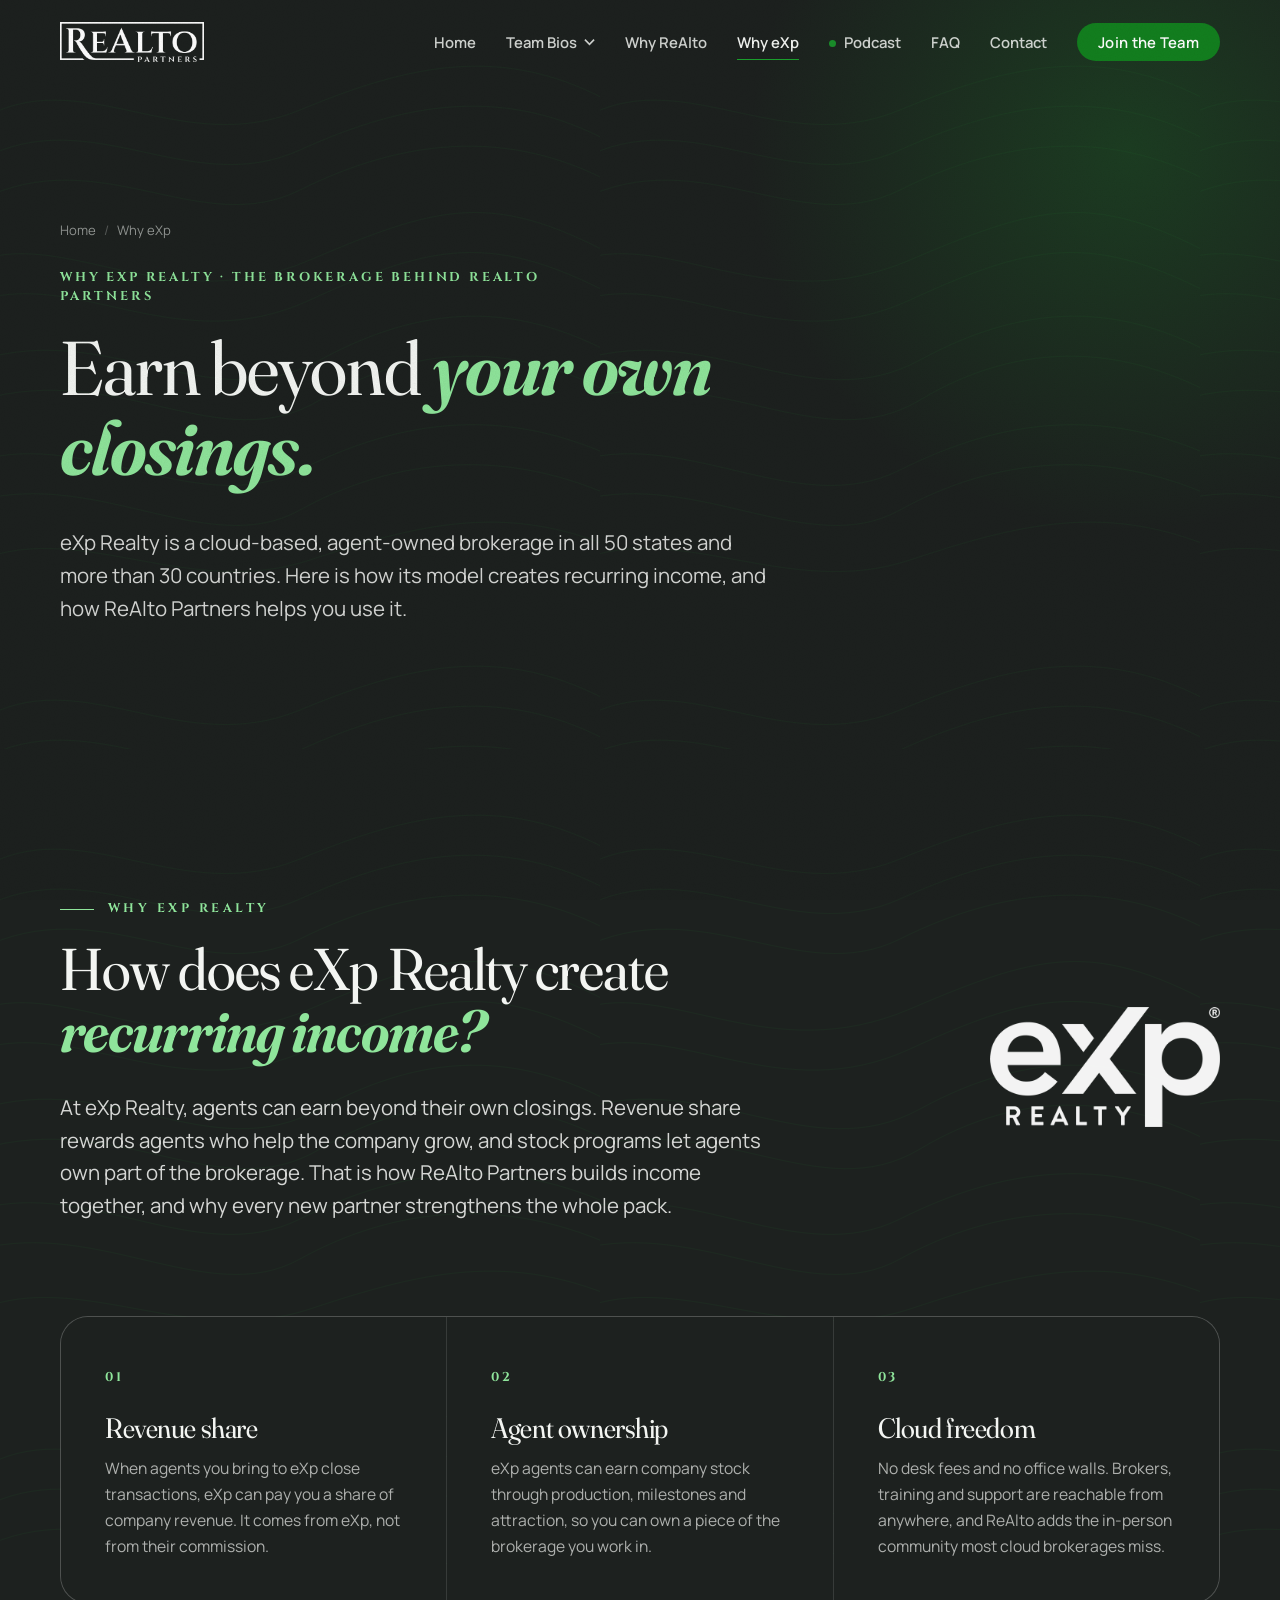
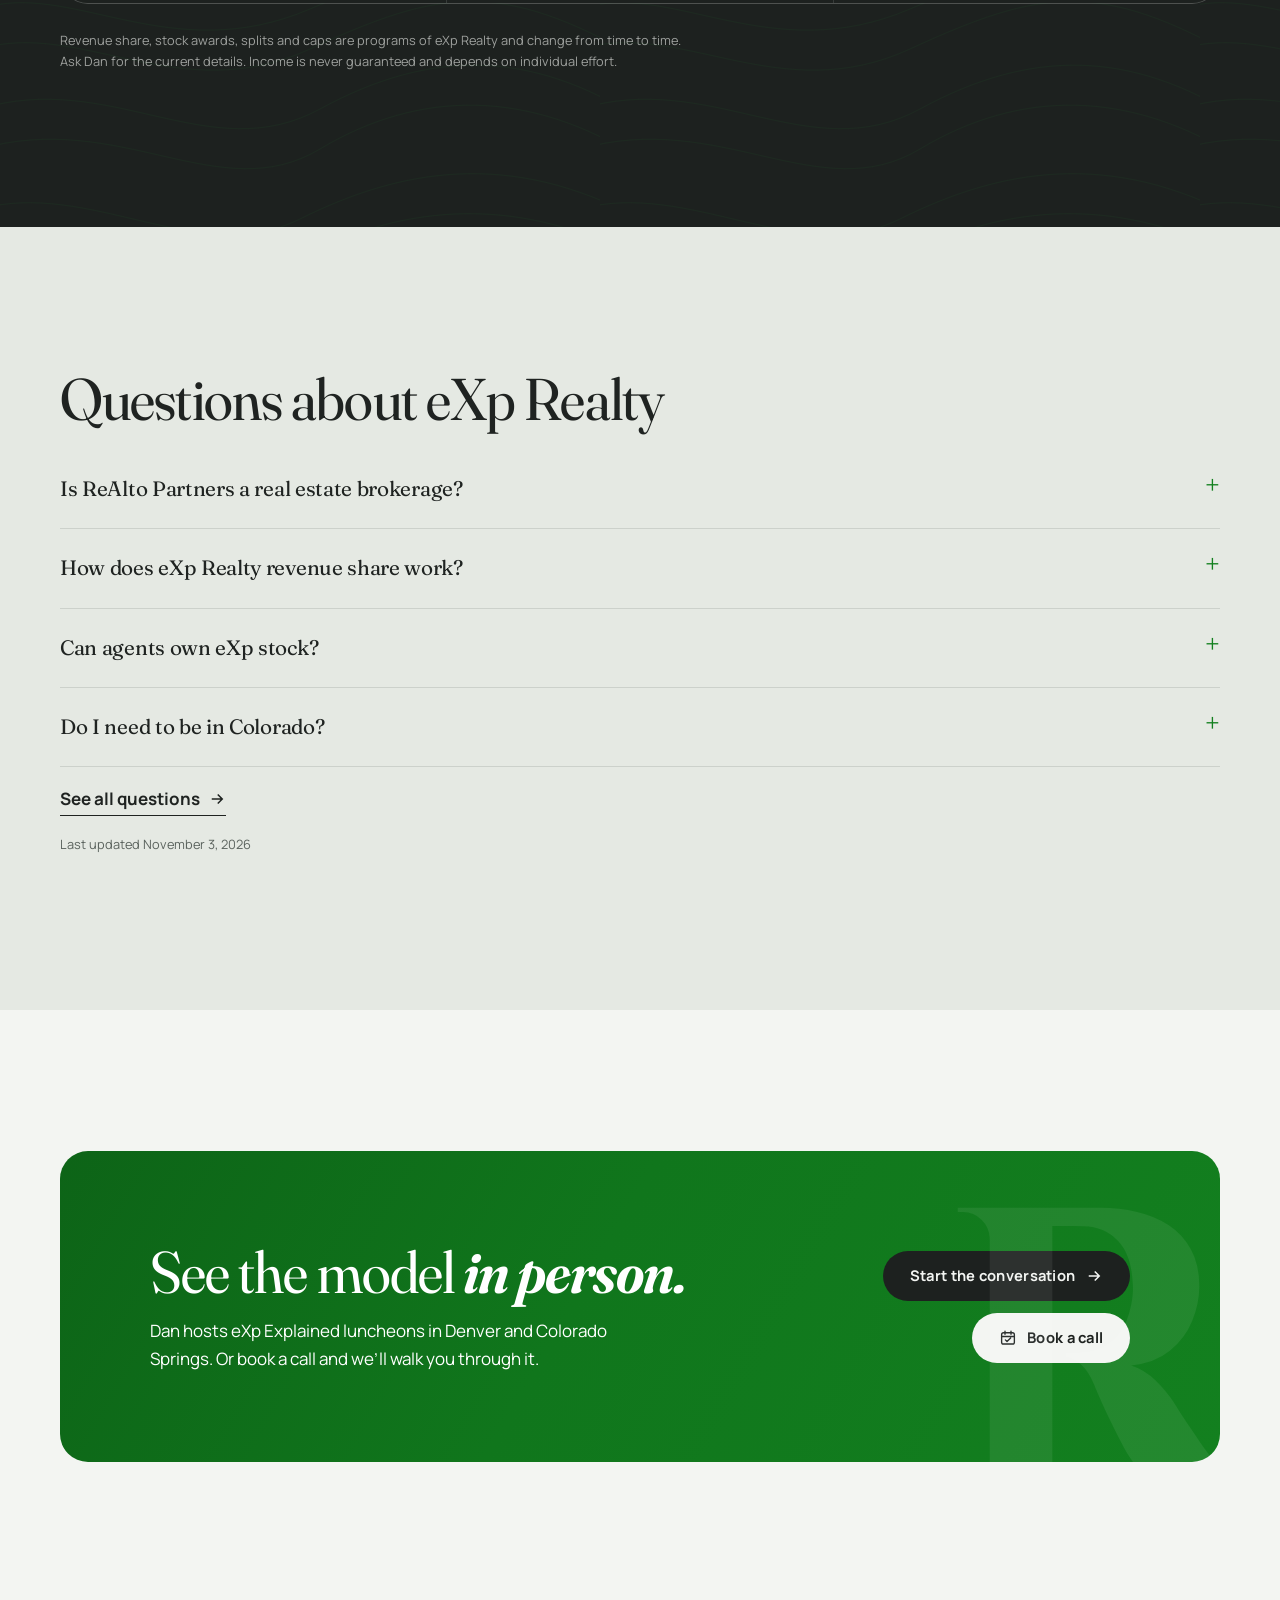
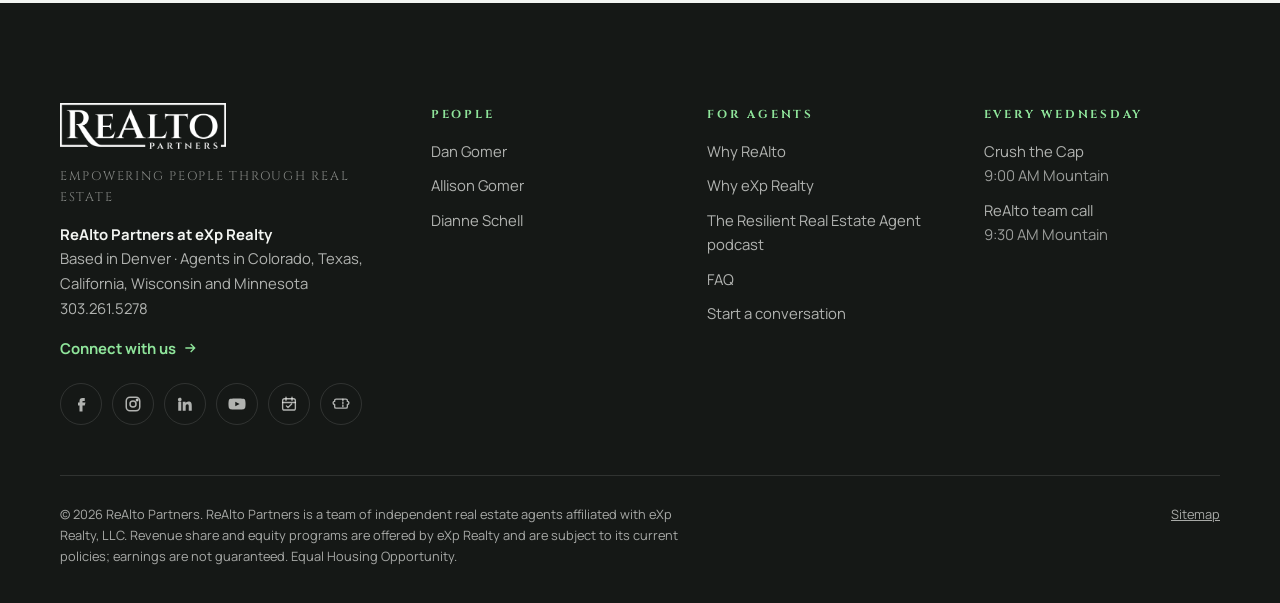
<file: realto-partners/why-exp-realty.html>
<!doctype html>
<html lang="en-US">
<head>
<meta charset="utf-8">
<!-- Google Tag Manager -->
<script async src="https://www.googletagmanager.com/gtm.js?id=GTM-K7P7275M"></script>
<script>
  window.dataLayer = window.dataLayer || [];
  function gtag(){dataLayer.push(arguments);}
  window.dataLayer.push({'gtm.start': new Date().getTime(), event: 'gtm.js'});
  gtag('js', new Date());
</script>
<!-- End Google Tag Manager -->
<meta name="viewport" content="width=device-width, initial-scale=1">
<title>Why eXp Realty | Recurring Income with ReAlto Partners</title>
<meta name="description" content="How eXp Realty creates recurring income through revenue share and agent ownership, and how ReAlto Partners helps agents in any state use the model.">
<meta name="robots" content="index, follow, max-image-preview:large">
<link rel="canonical" href="https://realtopartners.com/why-exp-realty.html">
<meta property="og:site_name" content="ReAlto Partners">
<meta property="og:locale" content="en_US">
<meta property="og:type" content="website">
<meta property="og:title" content="Why eXp Realty | Recurring Income with ReAlto Partners">
<meta property="og:description" content="How eXp Realty creates recurring income through revenue share and agent ownership, and how ReAlto Partners helps agents in any state use the model.">
<meta property="og:url" content="https://realtopartners.com/why-exp-realty.html">
<meta property="og:image" content="https://realtopartners.com/images/team-capitol.jpg">
<meta name="twitter:card" content="summary_large_image">
<meta name="twitter:title" content="Why eXp Realty | Recurring Income with ReAlto Partners">
<meta name="twitter:description" content="How eXp Realty creates recurring income through revenue share and agent ownership, and how ReAlto Partners helps agents in any state use the model.">
<meta name="twitter:image" content="https://realtopartners.com/images/team-capitol.jpg">
<meta name="geo.region" content="US-CO">
<meta name="geo.placename" content="Highlands Ranch, Colorado">
<meta name="theme-color" content="#1d211f">
<script>document.documentElement.classList.add("js")</script>
<link rel="icon" href="assets/favicon.svg" type="image/svg+xml">
<link rel="icon" href="images/favicon.png" type="image/png">
<link rel="alternate" type="text/plain" href="llms.txt" title="LLM summary">
<link rel="preconnect" href="https://fonts.googleapis.com">
<link rel="preconnect" href="https://fonts.gstatic.com" crossorigin>
<link href="https://fonts.googleapis.com/css2?family=Cinzel:wght@500;600;700&family=Fraunces:ital,opsz,wght@0,9..144,300..700;1,9..144,300..700&family=Manrope:wght@400;500;600;700;800&display=swap" rel="stylesheet">
<link rel="stylesheet" href="assets/css/styles.css">
<script type="application/ld+json">
{
 "@context": "https://schema.org",
 "@graph": [
  {
   "@type": "WebSite",
   "@id": "https://realtopartners.com/#website",
   "url": "https://realtopartners.com/",
   "name": "ReAlto Partners",
   "inLanguage": "en-US",
   "description": "ReAlto Partners is Dan Gomer's community of real estate agents at eXp Realty in Colorado.",
   "publisher": {
    "@id": "https://realtopartners.com/#organization"
   }
  },
  {
   "@type": "RealEstateAgent",
   "@id": "https://realtopartners.com/#organization",
   "name": "ReAlto Partners",
   "alternateName": [
    "ReAlto Partners at eXp Realty",
    "Realto Partners",
    "ReAlto"
   ],
   "slogan": "Empowering People Through Real Estate",
   "description": "ReAlto Partners is a culture-first group of real estate agents in the Denver metro area of Colorado, co-founded by Dan and Allison Gomer, who lead it with co-leader Dianne Schell. It operates under the eXp Realty umbrella: eXp Realty is the brokerage and parent company, and ReAlto Partners is a group within it. It helps agents grow their businesses, earn through eXp's revenue share and ownership programs, and build community through weekly calls, masterminds, training and in-person events.",
   "disambiguatingDescription": "A Denver-based real estate agent team powered by eXp Realty, founded by Dan and Allison Gomer. Not a private equity or investment firm.",
   "url": "https://realtopartners.com/",
   "logo": "https://realtopartners.com/images/logo.png",
   "image": "https://realtopartners.com/images/team-capitol.jpg",
   "telephone": "+1-303-261-5278",
   "address": {
    "@type": "PostalAddress",
    "addressLocality": "Highlands Ranch",
    "addressRegion": "CO",
    "addressCountry": "US"
   },
   "areaServed": [
    {
     "@type": "City",
     "name": "Denver",
     "containedInPlace": {
      "@type": "State",
      "name": "Colorado"
     }
    },
    {
     "@type": "City",
     "name": "Highlands Ranch",
     "containedInPlace": {
      "@type": "State",
      "name": "Colorado"
     }
    },
    {
     "@type": "City",
     "name": "Colorado Springs",
     "containedInPlace": {
      "@type": "State",
      "name": "Colorado"
     }
    },
    {
     "@type": "AdministrativeArea",
     "name": "Douglas County, Colorado"
    },
    {
     "@type": "State",
     "name": "Colorado"
    },
    {
     "@type": "State",
     "name": "Texas"
    },
    {
     "@type": "State",
     "name": "California"
    },
    {
     "@type": "State",
     "name": "Wisconsin"
    },
    {
     "@type": "State",
     "name": "Minnesota"
    }
   ],
   "founder": [
    {
     "@id": "https://realtopartners.com/dan-gomer.html#person"
    },
    {
     "@id": "https://realtopartners.com/allison-gomer.html#person"
    }
   ],
   "member": [
    {
     "@id": "https://realtopartners.com/dan-gomer.html#person"
    },
    {
     "@id": "https://realtopartners.com/allison-gomer.html#person"
    },
    {
     "@type": "Person",
     "@id": "https://realtopartners.com/dianne-schell.html#person",
     "name": "Dianne Schell",
     "jobTitle": "Co-leader, ReAlto Partners; Realtor",
     "url": "https://realtopartners.com/dianne-schell.html",
     "image": "https://realtopartners.com/images/dianne.jpg",
     "memberOf": {
      "@id": "https://realtopartners.com/#exp-realty"
     },
     "sameAs": [
      "https://www.linkedin.com/in/dianne-schell/",
      "https://www.facebook.com/dianneschellrealtor",
      "https://www.instagram.com/dianneschell_realtor"
     ],
     "worksFor": {
      "@id": "https://realtopartners.com/#organization"
     }
    }
   ],
   "parentOrganization": {
    "@type": "RealEstateAgent",
    "@id": "https://realtopartners.com/#exp-realty",
    "name": "eXp Realty",
    "url": "https://www.exprealty.com/",
    "sameAs": [
     "https://en.wikipedia.org/wiki/EXp_World_Holdings"
    ]
   },
   "knowsAbout": [
    "Real estate careers",
    "eXp Realty revenue share",
    "Agent equity",
    "Real estate team building",
    "Lead generation",
    "Real estate coaching",
    "Buying and selling homes in Colorado"
   ],
   "sameAs": [
    "https://www.facebook.com/ReAltoPartners",
    "https://www.instagram.com/realto_partners/",
    "https://www.linkedin.com/company/realto-partners/",
    "https://www.dangomer.com/",
    "https://www.youtube.com/@theresilientrealestateagent"
   ]
  },
  {
   "@type": "Person",
   "@id": "https://realtopartners.com/dan-gomer.html#person",
   "name": "Dan Gomer",
   "givenName": "Dan",
   "familyName": "Gomer",
   "jobTitle": "Co-founder and Team Leader, ReAlto Partners",
   "description": "Dan Gomer is a Colorado real estate team leader at eXp Realty, co-founder of ReAlto Partners, host of The Resilient Real Estate Agent podcast on YouTube, and a former middle school science teacher and basketball coach who began in real estate by flipping houses in Denver.",
   "url": "https://realtopartners.com/dan-gomer.html",
   "image": "https://realtopartners.com/images/dan-about.jpg",
   "worksFor": {
    "@id": "https://realtopartners.com/#organization"
   },
   "memberOf": {
    "@id": "https://realtopartners.com/#exp-realty"
   },
   "affiliation": {
    "@id": "https://realtopartners.com/#exp-realty"
   },
   "spouse": {
    "@id": "https://realtopartners.com/allison-gomer.html#person"
   },
   "homeLocation": {
    "@type": "Place",
    "name": "Highlands Ranch, Colorado"
   },
   "knowsAbout": [
    "Real estate team leadership",
    "eXp Realty",
    "Real estate investing",
    "Sphere marketing",
    "Mindset",
    "Public speaking"
   ],
   "sameAs": [
    "https://www.dangomer.com/",
    "https://www.youtube.com/@theresilientrealestateagent",
    "https://www.youtube.com/channel/UCsfOEfe5zPbju0cti-AUzNQ",
    "https://www.eventbrite.com/o/dan-gomer-50128640253",
    "https://www.linkedin.com/in/dan-gomer-62221551/",
    "https://www.instagram.com/dangomer_/",
    "https://www.instagram.com/realto_partners/"
   ]
  },
  {
   "@type": "Person",
   "@id": "https://realtopartners.com/allison-gomer.html#person",
   "name": "Allison Gomer",
   "givenName": "Allison",
   "familyName": "Gomer",
   "jobTitle": "Co-founder of ReAlto Partners; Realtor with eXp Realty",
   "description": "Allison Gomer is a Colorado Realtor and co-founder of ReAlto Partners, a group within eXp Realty, Dan Gomer's wife, and co-host of The Resilient Real Estate Agent podcast. She is known for a calm, people-first approach and a focus on wellbeing and connection inside the team.",
   "url": "https://realtopartners.com/allison-gomer.html",
   "image": "https://realtopartners.com/images/allison.jpg",
   "worksFor": {
    "@id": "https://realtopartners.com/#organization"
   },
   "memberOf": {
    "@id": "https://realtopartners.com/#exp-realty"
   },
   "affiliation": {
    "@id": "https://realtopartners.com/#exp-realty"
   },
   "spouse": {
    "@id": "https://realtopartners.com/dan-gomer.html#person"
   },
   "hasOccupation": {
    "@type": "Occupation",
    "name": "Real estate agent"
   },
   "knowsAbout": [
    "Buying and selling homes in Colorado",
    "Real estate",
    "Team culture",
    "Mindset and resilience",
    "Mindfulness"
   ],
   "sameAs": [
    "https://www.youtube.com/@theresilientrealestateagent"
   ]
  },
  {
   "@type": "BreadcrumbList",
   "@id": "https://realtopartners.com/why-exp-realty.html#breadcrumb",
   "itemListElement": [
    {
     "@type": "ListItem",
     "position": 1,
     "name": "Home",
     "item": "https://realtopartners.com/"
    },
    {
     "@type": "ListItem",
     "position": 2,
     "name": "Why eXp",
     "item": "https://realtopartners.com/why-exp-realty.html"
    }
   ]
  },
  {
   "@type": "WebPage",
   "@id": "https://realtopartners.com/why-exp-realty.html#webpage",
   "url": "https://realtopartners.com/why-exp-realty.html",
   "name": "Why eXp Realty | Recurring Income with ReAlto Partners",
   "description": "How eXp Realty creates recurring income through revenue share and agent ownership, and how ReAlto Partners helps agents in any state use the model.",
   "isPartOf": {
    "@id": "https://realtopartners.com/#website"
   },
   "inLanguage": "en-US",
   "dateModified": "2026-11-03",
   "primaryImageOfPage": {
    "@type": "ImageObject",
    "url": "https://realtopartners.com/images/team-capitol.jpg"
   },
   "about": {
    "@id": "https://realtopartners.com/#organization"
   },
   "breadcrumb": {
    "@id": "https://realtopartners.com/why-exp-realty.html#breadcrumb"
   }
  }
 ]
}
</script>
</head>
<body>
<a class="skip" href="#main">Skip to content</a>
<header class="site-header">
  <div class="wrap">
    <a class="brand" href="index.html" aria-label="ReAlto Partners home">
      <img src="images/logo-white.png" alt="ReAlto Partners" width="900" height="250">
    </a>
    <button class="nav-toggle" aria-label="Menu" aria-expanded="false" aria-controls="site-nav"><span></span><span></span><span></span></button>
    <nav class="nav" id="site-nav" aria-label="Main">
      <a href="index.html">Home</a><div class="nav-group"><button class="nav-drop" type="button" aria-expanded="false" aria-controls="team-menu">Team Bios<svg viewBox="0 0 12 8" aria-hidden="true"><path d="M1 1.5l5 5 5-5" fill="none" stroke="currentColor" stroke-width="1.8"/></svg></button><div class="nav-menu" id="team-menu"><a href="dan-gomer.html"><b>Dan Gomer</b><span>Co-founder</span></a><a href="allison-gomer.html"><b>Allison Gomer</b><span>Co-founder</span></a><a href="dianne-schell.html"><b>Dianne Schell</b><span>Co-leader</span></a></div></div><a href="join-exp-realty-team.html">Why ReAlto</a><a href="why-exp-realty.html" aria-current="page">Why eXp</a><a href="podcast.html"><span class="live-dot" aria-hidden="true"></span>Podcast</a><a href="faq.html">FAQ</a><a href="contact.html">Contact</a><a class="btn btn-brass" href="join-exp-realty-team.html#apply">Join the Team</a>
    </nav>
  </div>
</header>
<main id="main">

<section class="page-hero dark topo">
  <div class="hero-glow" aria-hidden="true"></div>
  <div class="wrap">
    <nav class="crumbs" aria-label="Breadcrumb"><ol><li><a href="index.html">Home</a></li><li aria-current="page">Why eXp</li></ol></nav>
    <h1><span class="h1-kicker">Why eXp Realty &middot; The brokerage behind ReAlto Partners</span>Earn beyond <em>your own closings.</em></h1>
    <p class="lede">eXp Realty is a cloud-based, agent-owned brokerage in all 50 states and more than 30 countries. Here is how its model creates recurring income, and how ReAlto Partners helps you use it.</p>
  </div>
</section>

<section class="dark pad topo" id="model" aria-labelledby="exp-h">
  <div class="wrap">
    <div class="exp-head">
      <div class="section-head">
      <p class="eyebrow">Why eXp Realty</p>
      <h2 id="exp-h">How does eXp Realty create <em>recurring income?</em></h2>
      <p class="lede">At eXp Realty, agents can earn beyond their own closings. Revenue share rewards agents who help the company grow, and stock programs let agents own part of the brokerage. That is how ReAlto Partners builds income together, and why every new partner strengthens the whole pack.</p>
    </div>
      <img class="exp-logo" src="images/exp-logo-white.png" alt="eXp Realty" width="600" height="312" loading="lazy">
    </div>
    <div class="pillars">
      <div class="pillar reveal"><span class="num">01</span><h3>Revenue share</h3><p>When agents you bring to eXp close transactions, eXp can pay you a share of company revenue. It comes from eXp, not from their commission.</p></div>
      <div class="pillar reveal d1"><span class="num">02</span><h3>Agent ownership</h3><p>eXp agents can earn company stock through production, milestones and attraction, so you can own a piece of the brokerage you work in.</p></div>
      <div class="pillar reveal d2"><span class="num">03</span><h3>Cloud freedom</h3><p>No desk fees and no office walls. Brokers, training and support are reachable from anywhere, and ReAlto adds the in-person community most cloud brokerages miss.</p></div>
    </div>
    <p class="fineprint">Revenue share, stock awards, splits and caps are programs of eXp Realty and change from time to time. Ask Dan for the current details. Income is never guaranteed and depends on individual effort.</p>
  </div>
</section>

<section class="paper pad" aria-labelledby="faq">
  <div class="wrap"><div class="faq"><h2 id="faq" style="margin-bottom:20px">Questions about eXp Realty</h2>
<details><summary><h3 style="font:inherit;margin:0">Is ReAlto Partners a real estate brokerage?</h3></summary><p>No. eXp Realty is the brokerage and parent company. ReAlto Partners is a group of agents inside eXp Realty that adds culture, coaching, training and in-person community.</p></details>
<details><summary><h3 style="font:inherit;margin:0">How does eXp Realty revenue share work?</h3></summary><p>eXp Realty shares a portion of company revenue with agents who attract other productive agents to the brokerage. It is paid by eXp, not taken from the other agent's commission. Program rules change over time, so Dan or Dianne will walk you through the current details.</p></details>
<details><summary><h3 style="font:inherit;margin:0">Can agents own eXp stock?</h3></summary><p>Yes. eXp agents can earn stock through production, milestones and attraction, so many become shareholders in the brokerage they work in.</p></details>
<details><summary><h3 style="font:inherit;margin:0">Do I need to be in Colorado?</h3></summary><p>No. eXp Realty is in all 50 states and more than 30 countries, and ReAlto Partners already has agents in Texas, California, Wisconsin and Minnesota.</p></details></div><p class="faq-more"><a class="link-arrow" href="faq.html">See all questions <svg viewBox="0 0 24 24" fill="none" stroke="currentColor" stroke-width="2" aria-hidden="true"><path d="M5 12h14M13 6l6 6-6 6"/></svg></a></p><p class="updated">Last updated <time datetime="2026-11-03">November 3, 2026</time></p></div>
</section>

<section class="pad">
  <div class="wrap">
    <div class="cta-band reveal">
      <div><h2>See the model <em>in person.</em></h2><p>Dan hosts eXp Explained luncheons in Denver and Colorado Springs. Or book a call and we&rsquo;ll walk you through it.</p></div>
      <div class="actions"><a class="btn" href="join-exp-realty-team.html#apply">Start the conversation <svg viewBox="0 0 24 24" fill="none" stroke="currentColor" stroke-width="2" aria-hidden="true"><path d="M5 12h14M13 6l6 6-6 6"/></svg></a><a class="btn btn-light" data-link="calendly" href="https://calendly.com/dangomer" target="_blank" rel="noopener"><svg viewBox="0 0 24 24" fill="none" stroke="currentColor" stroke-width="1.8" stroke-linecap="round" stroke-linejoin="round" aria-hidden="true"><rect x="3.5" y="5" width="17" height="15" rx="2.5"/><path d="M3.5 10h17M8 3v4M16 3v4M8.5 14.5l2.2 2.2 4.8-4.8"/></svg> Book a call</a></div>
    </div>
  </div>
</section>

</main>
<footer class="site-footer">
  <div class="wrap">
    <div class="footer-top">
      <div>
        <a class="brand" href="index.html" aria-label="ReAlto Partners home">
          <img src="images/logo-white.png" alt="ReAlto Partners" width="900" height="250">
        </a>
        <p class="footer-tag">Empowering People Through Real Estate</p>
        <address style="font-style:normal">
          <strong style="color:var(--ivory)">ReAlto Partners at eXp Realty</strong><br>
          Based in Denver &middot; Agents in Colorado, Texas, California, Wisconsin and Minnesota<br>
          <a href="tel:+1-303-261-5278">303.261.5278</a>
        </address>
        <p class="footer-connect"><a href="contact.html">Connect with us <svg viewBox="0 0 24 24" fill="none" stroke="currentColor" stroke-width="2" aria-hidden="true"><path d="M5 12h14M13 6l6 6-6 6"/></svg></a></p>
        <div class="socials">
          <a data-link="facebook" href="https://www.facebook.com/ReAltoPartners" target="_blank" rel="noopener" aria-label="ReAlto Partners on Facebook"><svg viewBox="0 0 24 24" fill="currentColor" aria-hidden="true"><path d="M14 8h3V4h-3a4 4 0 0 0-4 4v2H8v4h2v8h4v-8h3l1-4h-4V8z"/></svg></a>
          <a data-link="instagram" href="https://www.instagram.com/realto_partners/" target="_blank" rel="noopener" aria-label="ReAlto Partners on Instagram"><svg viewBox="0 0 24 24" fill="none" stroke="currentColor" stroke-width="2" aria-hidden="true"><rect x="3" y="3" width="18" height="18" rx="5"/><circle cx="12" cy="12" r="4"/><circle cx="17.5" cy="6.5" r="1" fill="currentColor"/></svg></a>
          <a data-link="linkedin" href="https://www.linkedin.com/company/realto-partners/" target="_blank" rel="noopener" aria-label="ReAlto Partners on LinkedIn"><svg viewBox="0 0 24 24" fill="currentColor" aria-hidden="true"><path d="M4.98 3.5A2.5 2.5 0 1 1 5 8.5a2.5 2.5 0 0 1-.02-5zM3 9h4v12H3zM9 9h3.8v1.7h.05c.53-1 1.83-2.05 3.77-2.05C20.6 8.65 21 11.2 21 14.5V21h-4v-5.7c0-1.36-.03-3.1-1.9-3.1-1.9 0-2.2 1.48-2.2 3v5.8H9z"/></svg></a>
          <a data-link="youtube" href="https://www.youtube.com/@theresilientrealestateagent" target="_blank" rel="noopener" aria-label="The Resilient Real Estate Agent on YouTube"><svg viewBox="0 0 24 24" fill="currentColor" aria-hidden="true"><path d="M23 7.2a3 3 0 0 0-2.1-2.1C19 4.6 12 4.6 12 4.6s-7 0-8.9.5A3 3 0 0 0 1 7.2 31 31 0 0 0 .6 12 31 31 0 0 0 1 16.8a3 3 0 0 0 2.1 2.1c1.9.5 8.9.5 8.9.5s7 0 8.9-.5a3 3 0 0 0 2.1-2.1 31 31 0 0 0 .4-4.8 31 31 0 0 0-.4-4.8zM9.7 15.1V8.9l5.8 3.1z"/></svg></a>
          <a data-link="calendly" href="https://calendly.com/dangomer" target="_blank" rel="noopener" aria-label="Book a call with Dan on Calendly"><svg viewBox="0 0 24 24" fill="none" stroke="currentColor" stroke-width="1.8" stroke-linecap="round" stroke-linejoin="round" aria-hidden="true"><rect x="3.5" y="5" width="17" height="15" rx="2.5"/><path d="M3.5 10h17M8 3v4M16 3v4M8.5 14.5l2.2 2.2 4.8-4.8"/></svg></a>
          <a data-link="eventbrite" href="https://www.eventbrite.com/o/dan-gomer-50128640253" target="_blank" rel="noopener" aria-label="Dan Gomer events on Eventbrite"><svg viewBox="0 0 24 24" fill="none" stroke="currentColor" stroke-width="1.8" stroke-linecap="round" stroke-linejoin="round" aria-hidden="true"><path d="M3.5 8.5a2 2 0 0 0 0 4v3a2 2 0 0 0 2 2h13a2 2 0 0 0 2-2v-3a2 2 0 0 0 0-4v-1a2 2 0 0 0-2-2h-13a2 2 0 0 0-2 2z"/><path d="M14.5 5.5v12" stroke-dasharray="2 2"/></svg></a>
        </div>
      </div>
      <div>
        <h2 class="h5">People</h2>
        <ul>
          <li><a href="dan-gomer.html">Dan Gomer</a></li>
          <li><a href="allison-gomer.html">Allison Gomer</a></li>
          <li><a href="dianne-schell.html">Dianne Schell</a></li>
        </ul>
      </div>
      <div>
        <h2 class="h5">For agents</h2>
        <ul>
          <li><a href="join-exp-realty-team.html">Why ReAlto</a></li>
          <li><a href="why-exp-realty.html">Why eXp Realty</a></li>
          <li><a href="podcast.html">The Resilient Real Estate Agent podcast</a></li>
          <li><a href="faq.html">FAQ</a></li>
          <li><a href="join-exp-realty-team.html#apply">Start a conversation</a></li>
        </ul>
      </div>
      <div>
        <h2 class="h5">Every Wednesday</h2>
        <ul>
          <li>Crush the Cap<br><span style="opacity:.85">9:00 AM Mountain</span></li>
          <li>ReAlto team call<br><span style="opacity:.85">9:30 AM Mountain</span></li>
        </ul>
      </div>
    </div>
    <div class="footer-bottom">
      <p>&copy; <span data-year>2026</span> ReAlto Partners. ReAlto Partners is a team of independent real estate agents affiliated with eXp Realty, LLC. Revenue share and equity programs are offered by eXp Realty and are subject to its current policies; earnings are not guaranteed. Equal Housing Opportunity.</p>
      <p><a href="sitemap.xml">Sitemap</a></p>
    </div>
  </div>
</footer>
<script src="assets/js/main.js" defer></script>
</body>
</html>
</file>
<file: realto-partners/assets/css/styles.css>
/* ==========================================================================
   ReAlto Partners · static site styles
   Palette: ink + ivory + brass, with an "on air" ember accent for the podcast.
   Type: Cinzel (brand mark + labels), Fraunces (display), Manrope (body).
   ========================================================================== */

:root {
  /* ReAlto brand: logo green #1ba32e and charcoal #262626, enriched with cool grays */
  --ink: #1d211f;
  --ink-2: #242926;
  --ink-3: #2e3430;
  --ivory: #f3f5f2;
  --paper: #e5e9e3;
  --sand: #cfd6cc;
  --brass: #1ba32e;        /* brand green: the contrast color */
  --brass-soft: #5cc96a;
  --brass-deep: #13801f;
  --ember: #1ba32e;
  --ember-soft: #7fdc8a;
  --slate: #858c87;
  --text: #1f2321;
  --text-soft: #4b524d;
  --line-dark: rgba(243, 245, 242, 0.12);
  --line-light: rgba(29, 33, 31, 0.12);

  --f-mark: "Cinzel", "Trajan Pro", Georgia, serif;
  --f-display: "Fraunces", Georgia, "Times New Roman", serif;
  --f-body: "Manrope", system-ui, -apple-system, "Segoe UI", sans-serif;

  --wrap: 1240px;
  --gutter: clamp(16px, 4vw, 40px);
  --radius: 18px;
  --radius-lg: 28px;
  --shadow: 0 30px 80px -30px rgba(0, 0, 0, 0.45);
  --ease: cubic-bezier(0.2, 0.7, 0.2, 1);
}

*,
*::before,
*::after { box-sizing: border-box; }

html { scroll-behavior: smooth; -webkit-text-size-adjust: 100%; }

body {
  margin: 0;
  background: var(--ivory);
  color: var(--text);
  font-family: var(--f-body);
  font-size: 17px;
  line-height: 1.65;
  -webkit-font-smoothing: antialiased;
  overflow-x: hidden;
}

/* Film grain over everything for texture */
body::after {
  content: "";
  position: fixed;
  inset: 0;
  pointer-events: none;
  z-index: 100;
  opacity: 0.06;
  background-image: url("data:image/svg+xml;utf8,<svg xmlns='http://www.w3.org/2000/svg' width='160' height='160'><filter id='n'><feTurbulence type='fractalNoise' baseFrequency='0.85' numOctaves='3' stitchTiles='stitch'/><feColorMatrix values='0 0 0 0 0  0 0 0 0 0  0 0 0 0 0  0 0 0 0.9 0'/></filter><rect width='100%' height='100%' filter='url(%23n)'/></svg>");
}

img { max-width: 100%; display: block; }
a { color: inherit; }
::selection { background: var(--brass-deep); color: #fff; }

.wrap { width: 100%; max-width: var(--wrap); margin: 0 auto; padding: 0 var(--gutter); }

.sr-only {
  position: absolute; width: 1px; height: 1px; padding: 0; margin: -1px;
  overflow: hidden; clip: rect(0, 0, 0, 0); white-space: nowrap; border: 0;
}

.skip {
  position: absolute; left: 16px; top: -60px; z-index: 200;
  background: var(--brass-deep); color: #fff; padding: 10px 16px; border-radius: 8px;
  font-weight: 700; text-decoration: none;
}
.skip:focus { top: 16px; }

:focus-visible { outline: 2px solid var(--brass); outline-offset: 3px; border-radius: 4px; }

/* ---------- Type ---------- */

.eyebrow {
  font-family: var(--f-mark);
  font-weight: 600;
  font-size: 0.78rem;
  letter-spacing: 0.28em;
  text-transform: uppercase;
  color: var(--brass-deep);
  display: inline-flex;
  align-items: center;
  gap: 14px;
  margin: 0 0 18px;
}
.eyebrow::before { content: ""; width: 34px; height: 1px; background: currentColor; }
.dark .eyebrow, .eyebrow.on-dark { color: var(--brass); }

h1, h2, h3, h4 {
  font-family: var(--f-display);
  font-weight: 400;
  line-height: 1.05;
  letter-spacing: -0.015em;
  margin: 0 0 0.5em;
  font-variation-settings: "SOFT" 30, "opsz" 120;
}
h1 { font-size: clamp(2.3rem, 5.95vw, 4.93rem); } /* 85% of the original clamp(2.7rem, 7vw, 5.8rem), matching the home hero */
h2 { font-size: clamp(2.1rem, 4.6vw, 3.7rem); }
h3 { font-size: clamp(1.4rem, 2.2vw, 1.85rem); line-height: 1.15; }
h4 { font-size: 1.2rem; line-height: 1.25; }
h1 em, h2 em, h3 em { font-style: italic; color: var(--brass-deep); font-weight: 300; }
.dark h1 em, .dark h2 em, .dark h3 em { color: var(--brass); }

.lede { font-size: clamp(1.08rem, 1.6vw, 1.3rem); line-height: 1.6; color: var(--text-soft); max-width: 60ch; }
.dark .lede { color: rgba(243, 245, 242, 0.75); }
p { margin: 0 0 1.1em; }

/* ---------- Buttons ---------- */

.btn {
  --bg: var(--ink); --fg: var(--ivory);
  display: inline-flex; align-items: center; justify-content: center; gap: 10px;
  padding: 15px 26px;
  border-radius: 999px;
  border: 1px solid transparent;
  background: var(--bg); color: var(--fg);
  font: 700 0.92rem/1 var(--f-body);
  letter-spacing: 0.02em;
  text-decoration: none;
  cursor: pointer;
  transition: transform 0.3s var(--ease), background 0.3s, color 0.3s, border-color 0.3s, box-shadow 0.3s;
  white-space: nowrap;
}
.btn:hover { transform: translateY(-2px); box-shadow: 0 14px 30px -12px rgba(0,0,0,0.45); }
.btn svg { width: 18px; height: 18px; flex: none; }
.btn-brass { --bg: var(--brass-deep); --fg: #fff; }
.btn-brass:hover { --bg: #0f6e1a; }
.btn-ember { --bg: var(--ember); --fg: var(--ink); }
.btn-ember:hover { --bg: #2fbd43; }
.btn-ghost { --bg: transparent; --fg: currentColor; border-color: currentColor; }
.dark .btn-ghost { --fg: var(--ivory); border-color: rgba(243,245,242,0.35); }
.dark .btn-ghost:hover { border-color: var(--ivory); }
.btn-light { --bg: var(--ivory); --fg: var(--ink); }

.link-arrow {
  display: inline-flex; align-items: center; gap: 8px;
  font-weight: 700; text-decoration: none; border-bottom: 1px solid currentColor; padding-bottom: 2px;
}
.link-arrow svg { width: 18px; height: 18px; flex: none; }
.link-arrow:hover { color: var(--brass-deep); }
.dark .link-arrow:hover { color: var(--brass); }

/* ---------- Header ---------- */

.site-header {
  position: fixed; inset: 0 0 auto 0; z-index: 50;
  transition: background 0.4s, backdrop-filter 0.4s, border-color 0.4s, padding 0.4s;
  border-bottom: 1px solid transparent;
  color: var(--ivory);
}
.site-header .wrap { display: flex; align-items: center; justify-content: space-between; height: 84px; transition: height 0.4s; }
.site-header.scrolled {
  background: rgba(29, 33, 31, 0.82);
  backdrop-filter: blur(14px) saturate(140%);
  -webkit-backdrop-filter: blur(14px) saturate(140%);
  border-color: var(--line-dark);
}
.site-header.scrolled .wrap { height: 68px; }
.site-header.light:not(.scrolled) { color: var(--ink); }

.brand { display: inline-flex; flex-direction: column; text-decoration: none; line-height: 1; }
.brand-mark { font-family: var(--f-mark); font-weight: 700; font-size: 1.45rem; letter-spacing: 0.06em; }
.brand-mark .a { color: var(--brass); }
.brand-sub { font-family: var(--f-mark); font-size: 0.6rem; letter-spacing: 0.52em; margin-top: 4px; opacity: 0.8; }

.nav { display: flex; align-items: center; gap: 30px; }
.nav a { text-decoration: none; font-weight: 600; font-size: 0.93rem; opacity: 0.85; transition: opacity 0.2s; position: relative; }
.nav a:not(.btn):hover, .nav a[aria-current="page"] { opacity: 1; }
.nav a[aria-current="page"]:not(.btn)::after {
  content: ""; position: absolute; left: 0; right: 0; bottom: -6px; height: 1px; background: var(--brass);
}
.nav .btn { padding: 11px 20px; opacity: 1; }
.nav .live-dot { display: inline-block; width: 7px; height: 7px; border-radius: 50%; background: var(--ember); margin-right: 8px; box-shadow: 0 0 0 0 rgba(27,163,46,0.6); animation: pulse 2s infinite; vertical-align: middle; }

.nav-toggle {
  display: none; background: none; border: 0; color: inherit; cursor: pointer; padding: 8px; margin-right: -8px;
}
.nav-toggle span { display: block; width: 26px; height: 2px; background: currentColor; margin: 6px 0; transition: transform 0.3s, opacity 0.3s; }
.nav-open .nav-toggle span:nth-child(1) { transform: translateY(8px) rotate(45deg); }
.nav-open .nav-toggle span:nth-child(2) { opacity: 0; }
.nav-open .nav-toggle span:nth-child(3) { transform: translateY(-8px) rotate(-45deg); }

@media (max-width: 920px) {
  .nav-toggle { display: block; position: relative; z-index: 2; }
  /* Off-canvas panel that slides in from the right */
  .nav {
    position: fixed; top: 0; right: 0; bottom: 0; z-index: -1;
    width: min(86vw, 390px); height: 100vh; height: 100dvh; overflow-y: auto;
    flex-direction: column; align-items: stretch; justify-content: flex-start; gap: 0;
    padding: 104px 30px calc(30px + env(safe-area-inset-bottom, 0px));
    color: var(--ivory);
    background:
      url("data:image/svg+xml;utf8,<svg xmlns='http://www.w3.org/2000/svg' width='600' height='600' viewBox='0 0 600 600'><g fill='none' stroke='%231ba32e' stroke-opacity='0.16' stroke-width='1'><path d='M-20 120 C 80 60 180 160 300 110 S 520 40 640 120'/><path d='M-20 160 C 90 100 190 200 300 150 S 520 80 640 160'/><path d='M-20 200 C 100 140 200 240 300 190 S 520 120 640 200'/><path d='M-20 260 C 70 230 170 320 310 260 S 500 190 640 270'/><path d='M-20 300 C 80 270 180 360 310 300 S 500 230 640 310'/><path d='M-20 360 C 110 320 210 420 320 360 S 530 300 640 370'/><path d='M-20 400 C 120 360 220 460 320 400 S 530 340 640 410'/><path d='M-20 460 C 90 430 200 520 300 470 S 510 400 640 470'/><path d='M-20 500 C 100 470 210 560 300 510 S 510 440 640 510'/><path d='M-20 560 C 80 520 190 600 310 560 S 520 500 640 560'/></g></svg>") 0 0 / 600px 600px,
      radial-gradient(120% 60% at 100% 0%, rgba(27,163,46,0.22), transparent 60%),
      radial-gradient(90% 50% at 0% 100%, rgba(27,163,46,0.14), transparent 60%),
      var(--ink);
    border-left: 1px solid rgba(143,229,155,0.18);
    box-shadow: -30px 0 60px -20px rgba(0,0,0,0.6);
    transform: translateX(100%); visibility: hidden;
    transition: transform 0.5s cubic-bezier(0.22, 1, 0.36, 1), visibility 0s linear 0.5s;
  }
  .nav a:not(.btn) {
    font-family: var(--f-display); font-weight: 400; font-size: 1.65rem; line-height: 1.1;
    padding: 16px 0; border-bottom: 1px solid rgba(243,245,242,0.1); opacity: 1;
    display: flex; align-items: center;
  }
  .nav a[aria-current="page"]:not(.btn) { color: var(--green-hi); font-style: italic; }
  .nav a[aria-current="page"]:not(.btn)::after { display: none; }
  .nav .btn { margin-top: 28px; justify-content: center; font-family: var(--f-body); font-size: 1rem; font-weight: 700; padding: 16px 20px; }
  .nav::after {
    content: "303.261.5278  \00B7  Highlands Ranch, Colorado"; display: block; margin-top: 18px; text-align: center;
    font: 600 0.72rem/1.4 var(--f-mark); letter-spacing: 0.16em; color: rgba(243,245,242,0.72);
  }
  /* Links glide in one after another */
  .nav > * { opacity: 0; transform: translateX(28px); transition: opacity 0.4s, transform 0.5s cubic-bezier(0.22, 1, 0.36, 1); }
  .nav-open .nav > * { opacity: 1; transform: none; }
  .nav-open .nav > :nth-child(1) { transition-delay: 0.10s; }
  .nav-open .nav > :nth-child(2) { transition-delay: 0.14s; }
  .nav-open .nav > :nth-child(3) { transition-delay: 0.18s; }
  .nav-open .nav > :nth-child(4) { transition-delay: 0.22s; }
  .nav-open .nav > :nth-child(5) { transition-delay: 0.26s; }
  .nav-open .nav > :nth-child(6) { transition-delay: 0.30s; }
  .nav-open .nav > :nth-child(7) { transition-delay: 0.36s; }
  .nav-open .nav { transform: none; visibility: visible; transition: transform 0.5s cubic-bezier(0.22, 1, 0.36, 1), visibility 0s; }
  /* Dim and blur the page behind; tapping it closes the menu */
  .site-header::before {
    content: ""; position: fixed; inset: 0; z-index: -2; pointer-events: none;
    background: rgba(10, 12, 11, 0.55); backdrop-filter: blur(4px); -webkit-backdrop-filter: blur(4px);
    opacity: 0; transition: opacity 0.4s;
  }
  .nav-open .site-header::before { opacity: 1; pointer-events: auto; }
  /* The header's frosted blur would trap the fixed panel inside the bar, so drop it while open */
  .nav-open .site-header, .nav-open .site-header.scrolled {
    color: var(--ivory); background: transparent; border-color: transparent;
    backdrop-filter: none; -webkit-backdrop-filter: none;
  }
  body.nav-open { overflow: hidden; }
}
@media (max-width: 920px) and (prefers-reduced-motion: reduce) {
  .nav, .nav > * { transform: none !important; }
  .nav { opacity: 0; transition: opacity 0.25s, visibility 0s linear 0.25s; }
  .nav-open .nav { opacity: 1; transition: opacity 0.25s; }
}

/* ---------- Sections ---------- */

section { position: relative; }
.pad { padding: clamp(80px, 11vw, 150px) 0; }
.pad-sm { padding: clamp(56px, 7vw, 96px) 0; }
.dark { background: var(--ink); color: var(--ivory); }
.dark-2 { background: var(--ink-2); color: var(--ivory); }
.paper { background: var(--paper); }

/* Topographic line texture (a nod to Colorado) */
.topo::before {
  content: ""; position: absolute; inset: 0; pointer-events: none; opacity: 0.5;
  background-image: url("data:image/svg+xml;utf8,<svg xmlns='http://www.w3.org/2000/svg' width='600' height='600' viewBox='0 0 600 600'><g fill='none' stroke='%231ba32e' stroke-opacity='0.13' stroke-width='1'><path d='M-20 120 C 80 60 180 160 300 110 S 520 40 640 120'/><path d='M-20 160 C 90 100 190 200 300 150 S 520 80 640 160'/><path d='M-20 200 C 100 140 200 240 300 190 S 520 120 640 200'/><path d='M-20 260 C 70 230 170 320 310 260 S 500 190 640 270'/><path d='M-20 300 C 80 270 180 360 310 300 S 500 230 640 310'/><path d='M-20 360 C 110 320 210 420 320 360 S 530 300 640 370'/><path d='M-20 400 C 120 360 220 460 320 400 S 530 340 640 410'/><path d='M-20 460 C 90 430 200 520 300 470 S 510 400 640 470'/><path d='M-20 500 C 100 470 210 560 300 510 S 510 440 640 510'/><path d='M-20 560 C 80 520 190 600 310 560 S 520 500 640 560'/></g></svg>");
  background-size: 600px 600px;
}
.topo > * { position: relative; }

.section-head { max-width: 760px; margin-bottom: clamp(40px, 6vw, 72px); }
.section-head.center { margin-left: auto; margin-right: auto; text-align: center; }
.section-head.center .eyebrow { justify-content: center; }
.section-head.center .lede { margin-left: auto; margin-right: auto; }

/* ---------- Photo frames (graceful placeholder until images are dropped in) ---------- */

.photo {
  position: relative; overflow: hidden; border-radius: var(--radius-lg);
  background:
    radial-gradient(120% 80% at 20% 10%, rgba(27,163,46,0.35), transparent 60%),
    linear-gradient(160deg, #2b312d, #161a18);
  isolation: isolate;
}
.photo img { width: 100%; height: 100%; object-fit: cover; transition: transform 1.2s var(--ease); }
.photo:hover img { transform: scale(1.03); }
.photo.missing img { display: none; }
.photo.missing::after {
  content: attr(data-label);
  position: absolute; left: 20px; bottom: 18px; right: 20px;
  font: 600 0.72rem/1.4 var(--f-mark); letter-spacing: 0.2em; text-transform: uppercase;
  color: rgba(243,245,242,0.55);
}
.photo.missing::before {
  content: ""; position: absolute; inset: 0;
  background: url("data:image/svg+xml;utf8,<svg xmlns='http://www.w3.org/2000/svg' width='80' height='80'><path d='M40 22 L56 50 H24 Z' fill='none' stroke='%231ba32e' stroke-opacity='0.35'/></svg>") center/80px no-repeat;
}

/* ==========================================================================
   HOME
   ========================================================================== */

.hero {
  min-height: 100svh;
  display: flex; align-items: flex-end;
  padding: 140px 0 clamp(40px, 6vw, 80px);
  overflow: hidden;
}
.hero-grid {
  display: grid; grid-template-columns: 1.15fr 0.85fr; gap: clamp(30px, 5vw, 80px); align-items: end;
}
.hero h1 { margin-bottom: 28px; }
.hero h1 .line { display: block; }
.hero .lede { margin-bottom: 36px; }
.hero-actions { display: flex; flex-wrap: wrap; gap: 14px; }
.hero-photo { aspect-ratio: 4 / 5; box-shadow: var(--shadow); }
.hero-photo-wrap { position: relative; }
.hero-badge {
  position: absolute; left: -28px; bottom: 34px; z-index: 2;
  background: var(--ivory); color: var(--ink);
  padding: 16px 20px; border-radius: 16px; box-shadow: var(--shadow);
  display: flex; align-items: center; gap: 14px; max-width: 280px;
}
.hero-badge strong { font-family: var(--f-display); font-weight: 500; font-size: 1.05rem; display: block; line-height: 1.2; }
.hero-badge span { font-size: 0.8rem; color: var(--text-soft); }
.exp-chip {
  flex: none; width: 50px; height: 50px; border-radius: 12px; background: var(--ink); color: var(--ivory);
  display: flex; align-items: center; justify-content: center; font: 800 1rem/1 var(--f-body); letter-spacing: -0.02em;
}
.exp-chip i { font-style: normal; color: var(--brass); }

.hero-meta {
  margin-top: clamp(40px, 6vw, 70px); padding-top: 26px; border-top: 1px solid var(--line-dark);
  display: grid; grid-template-columns: repeat(3, 1fr); gap: 20px;
}
.hero-meta div { font-size: 0.9rem; color: rgba(243,245,242,0.65); }
.hero-meta b { display: block; font-family: var(--f-mark); font-weight: 600; letter-spacing: 0.12em; font-size: 0.78rem; color: var(--brass); text-transform: uppercase; margin-bottom: 4px; }

.hero-glow {
  position: absolute; width: 900px; height: 900px; right: -300px; top: -300px; border-radius: 50%;
  background: radial-gradient(circle, rgba(27,163,46,0.22), transparent 60%);
  pointer-events: none;
}

@media (max-width: 920px) {
  .hero-grid { grid-template-columns: 1fr; }
  .hero-photo-wrap { max-width: 460px; }
  .hero-badge { left: 16px; bottom: 16px; }
  .hero-meta { grid-template-columns: 1fr; gap: 14px; }
}

/* ---------- Podcast feature (home) ---------- */

.podcast-feature {
  background: linear-gradient(140deg, #13211a 0%, #0f1115 55%);
  color: var(--ivory);
  overflow: hidden;
}
.podcast-card {
  display: grid; grid-template-columns: 1fr 1fr; gap: clamp(30px, 5vw, 70px); align-items: center;
}
.on-air {
  display: inline-flex; align-items: center; gap: 10px;
  padding: 8px 14px; border-radius: 999px;
  border: 1px solid rgba(27,163,46,0.5); color: var(--ember-soft);
  font: 700 0.72rem/1 var(--f-body); letter-spacing: 0.22em; text-transform: uppercase;
  margin-bottom: 24px;
}
.on-air::before { content: ""; width: 8px; height: 8px; border-radius: 50%; background: var(--ember); animation: pulse 2s infinite; }
@keyframes pulse {
  0% { box-shadow: 0 0 0 0 rgba(27,163,46,0.6); }
  70% { box-shadow: 0 0 0 10px rgba(27,163,46,0); }
  100% { box-shadow: 0 0 0 0 rgba(27,163,46,0); }
}
.podcast-feature h2 em, .podcast-feature h1 em { color: var(--ember-soft); }
.podcast-feature .lede { color: rgba(243, 245, 242, 0.78); }
.hosts { display: flex; gap: 16px; margin: 30px 0 34px; flex-wrap: wrap; }
.host { display: flex; align-items: center; gap: 12px; }
.host .photo { width: 54px; height: 54px; border-radius: 50%; flex: none; }
.host .photo.missing::after, .host .photo.missing::before { display: none; }
.host b { display: block; font-family: var(--f-display); font-weight: 500; font-size: 1.05rem; line-height: 1.2; }
.host span { font-size: 0.82rem; color: rgba(243,245,242,0.6); }
.listen-row { display: flex; flex-wrap: wrap; gap: 12px; align-items: center; }

.podcast-art {
  position: relative; aspect-ratio: 1; border-radius: var(--radius-lg); overflow: hidden; box-shadow: var(--shadow);
  background: radial-gradient(90% 90% at 50% 100%, rgba(27,163,46,0.35), transparent 60%), #121513;
}
.podcast-art .split { position: absolute; inset: 0; display: grid; grid-template-columns: 1fr 1fr; }
.podcast-art .split .photo { border-radius: 0; height: 100%; }
.podcast-art .split .photo img { filter: grayscale(1) contrast(1.05); mix-blend-mode: luminosity; opacity: 0.85; }
.podcast-art .overlay {
  position: absolute; inset: 0; display: flex; flex-direction: column; justify-content: flex-end;
  padding: clamp(22px, 4vw, 40px);
  background: linear-gradient(180deg, transparent 22%, rgba(11,12,15,0.7) 45%, rgba(11,12,15,0.94) 75%);
}
.podcast-art .overlay small { font: 600 0.72rem/1 var(--f-mark); letter-spacing: 0.32em; color: var(--ember-soft); text-transform: uppercase; }
.podcast-art .overlay strong { font-family: var(--f-display); font-weight: 400; font-size: clamp(1.9rem, 4vw, 3rem); line-height: 1; margin-top: 12px; }
.podcast-art .overlay strong em { color: var(--brass); }
/* Podcast waveform: a scrolling two-voice conversation (generated in the build, two shades of green) */
.wave {
  position: relative; width: min(260px, 100%); height: 40px; margin-top: 18px; overflow: hidden;
  -webkit-mask-image: linear-gradient(90deg, transparent, #000 14%, #000 86%, transparent);
          mask-image: linear-gradient(90deg, transparent, #000 14%, #000 86%, transparent);
}
.wave-svg { display: block; height: 40px; max-width: none; animation: waveScroll 26s linear infinite; }
.wave-svg path { fill: none; stroke-width: 2; stroke-linecap: round; }
.wave-svg .spk-a { stroke: var(--brass); }
.wave-svg .spk-b { stroke: var(--ember-soft); }
@keyframes waveScroll { to { transform: translateX(calc(-1 * var(--wave-period))); } }
@media (prefers-reduced-motion: reduce) { .wave-svg { animation: none; } }

@media (max-width: 920px) { .podcast-card { grid-template-columns: 1fr; } }

/* ---------- Split / story blocks ---------- */

.split-block { display: grid; grid-template-columns: 1fr 1fr; gap: clamp(36px, 6vw, 90px); align-items: center; }
.split-block.reverse > :first-child { order: 2; }
.split-block .photo { aspect-ratio: 4 / 5; }
.stack-photos { position: relative; }
.stack-photos .photo:first-child { aspect-ratio: 4 / 5; width: 82%; }
.stack-photos .photo:last-child {
  position: absolute; right: 0; bottom: -40px; width: 52%; aspect-ratio: 1; border: 8px solid var(--ivory); box-shadow: var(--shadow);
}
.paper .stack-photos .photo:last-child { border-color: var(--paper); }
@media (max-width: 860px) {
  .split-block { grid-template-columns: 1fr; }
  .split-block.reverse > :first-child { order: 0; }
  .stack-photos { margin-bottom: 40px; }
}

.signature { font-family: var(--f-display); font-style: italic; font-size: 1.5rem; color: var(--brass-deep); margin-top: 10px; }

/* ---------- eXp model ---------- */

.pillars { display: grid; grid-template-columns: repeat(3, 1fr); gap: 1px; background: var(--line-dark); border: 1px solid var(--line-dark); border-radius: var(--radius-lg); overflow: hidden; }
.pillar { background: var(--ink); padding: clamp(28px, 4vw, 44px); transition: background 0.4s; }
.pillar:hover { background: var(--ink-3); }
.pillar .num { font: 600 0.8rem/1 var(--f-mark); letter-spacing: 0.2em; color: var(--brass); }
.pillar h3 { margin: 22px 0 12px; }
.pillar p { color: rgba(243,245,242,0.68); font-size: 0.98rem; margin: 0; }
@media (max-width: 860px) { .pillars { grid-template-columns: 1fr; } }

.fineprint { font-size: 0.8rem; color: var(--slate); margin-top: 26px; max-width: 80ch; }
.dark .fineprint { color: rgba(243,245,242,0.45); }

/* ---------- Rhythm / offerings ---------- */

.rhythm { display: grid; grid-template-columns: repeat(4, 1fr); gap: 18px; }
.rhythm-item {
  border: 1px solid var(--line-light); border-radius: var(--radius); padding: 28px 24px; background: rgba(255,255,255,0.35);
  transition: transform 0.4s var(--ease), border-color 0.4s, background 0.4s;
}
.rhythm-item:hover { transform: translateY(-4px); border-color: var(--brass); background: rgba(255,255,255,0.6); }
.rhythm-item .when { font: 600 0.72rem/1 var(--f-mark); letter-spacing: 0.22em; color: var(--brass-deep); text-transform: uppercase; }
.rhythm-item h4 { margin: 16px 0 8px; font-family: var(--f-display); font-weight: 500; }
.rhythm-item p { font-size: 0.93rem; color: var(--text-soft); margin: 0; }
@media (max-width: 1000px) { .rhythm { grid-template-columns: repeat(2, 1fr); } }
@media (max-width: 560px) { .rhythm { grid-template-columns: 1fr; } }

/* ---------- Gallery strip ---------- */

.gallery { display: grid; grid-template-columns: 1.3fr 1fr 1fr; grid-template-rows: 280px 280px; gap: 16px; }
.gallery .photo { border-radius: var(--radius); }
.gallery .g1 { grid-row: span 2; }
.gallery .g4 { grid-column: span 2; }
@media (max-width: 760px) {
  .gallery { grid-template-columns: 1fr 1fr; grid-template-rows: repeat(3, 200px); }
  .gallery .g1 { grid-row: span 1; grid-column: span 2; }
  .gallery .g4 { grid-column: span 2; }
}

/* ---------- Values ---------- */

.values { counter-reset: v; border-top: 1px solid var(--line-light); }
.value {
  display: grid; grid-template-columns: 90px 1fr 1.2fr; gap: 30px; align-items: baseline;
  padding: 30px 0; border-bottom: 1px solid var(--line-light);
}
.value .n { font: 600 0.85rem/1 var(--f-mark); letter-spacing: 0.2em; color: var(--brass-deep); }
.value h3 { margin: 0; }
.value p { margin: 0; color: var(--text-soft); }
@media (max-width: 760px) { .value { grid-template-columns: 1fr; gap: 8px; } }

/* ---------- Quote ---------- */

.big-quote { text-align: center; max-width: 980px; margin: 0 auto; }
.big-quote blockquote {
  margin: 0; font-family: var(--f-display); font-weight: 300; font-style: italic;
  font-size: clamp(1.8rem, 4.2vw, 3.3rem); line-height: 1.2;
}
.big-quote blockquote::before { content: "\201C"; display: block; font-size: 5rem; line-height: 0.6; color: var(--brass); font-style: normal; margin-bottom: 18px; }
.big-quote cite { display: block; margin-top: 26px; font: 600 0.8rem/1 var(--f-mark); letter-spacing: 0.24em; font-style: normal; text-transform: uppercase; color: var(--brass); }

/* ---------- Video ---------- */

.videos { display: grid; grid-template-columns: repeat(2, 1fr); gap: 24px; }
.video-card { display: flex; flex-direction: column; gap: 16px; }
.yt {
  position: relative; aspect-ratio: 16 / 9; border-radius: var(--radius); overflow: hidden; background: #000; cursor: pointer;
  border: 0; padding: 0; width: 100%; display: block; color: #fff;
}
.yt img { width: 100%; height: 100%; object-fit: cover; opacity: 0.82; transition: opacity 0.3s, transform 0.8s var(--ease); }
.yt:hover img { opacity: 1; transform: scale(1.03); }
.yt .play {
  position: absolute; left: 50%; top: 50%; transform: translate(-50%, -50%);
  width: 76px; height: 76px; border-radius: 50%; background: rgba(29,33,31,0.7); backdrop-filter: blur(6px);
  display: grid; place-items: center; border: 1px solid rgba(255,255,255,0.3); transition: background 0.3s, transform 0.3s;
}
.yt:hover .play { background: var(--ember); transform: translate(-50%, -50%) scale(1.06); }
.yt .play svg { width: 26px; height: 26px; margin-left: 4px; }
.yt iframe { position: absolute; inset: 0; width: 100%; height: 100%; border: 0; }
.video-card h4 { font-family: var(--f-display); font-weight: 500; margin: 0; }
.video-card p { margin: 0; font-size: 0.92rem; color: rgba(243,245,242,0.6); }
@media (max-width: 760px) { .videos { grid-template-columns: 1fr; } }

/* ---------- CTA band ---------- */

.cta-band {
  border-radius: var(--radius-lg); overflow: hidden; position: relative;
  background: linear-gradient(120deg, #0d6417 0%, #10761c 45%, var(--brass-deep) 100%);
  color: #fff; padding: clamp(40px, 7vw, 90px);
  display: grid; grid-template-columns: 1.4fr 1fr; gap: 40px; align-items: center;
}
.cta-band h2 { margin-bottom: 14px; }
.cta-band h2 { color: #fff; }
.cta-band h2 em { color: #fff; }
.cta-band p { margin: 0; max-width: 52ch; color: #fff; }
.cta-band .actions { display: flex; flex-wrap: wrap; gap: 12px; justify-content: flex-end; }
.cta-band::after {
  content: "R"; position: absolute; right: -30px; bottom: -120px; font: 700 26rem/1 var(--f-mark); color: rgba(255,255,255,0.07); pointer-events: none;
}
@media (max-width: 860px) { .cta-band { grid-template-columns: 1fr; } .cta-band .actions { justify-content: flex-start; } }

/* ---------- Page hero (inner pages) ---------- */

.page-hero { padding: clamp(150px, 18vw, 220px) 0 clamp(60px, 8vw, 110px); overflow: hidden; }
.page-hero h1 { max-width: 16ch; }
.page-hero .lede { margin-top: 10px; }

/* ---------- Forms ---------- */

.form-shell {
  background: var(--ivory); color: var(--text);
  border-radius: var(--radius-lg); padding: clamp(26px, 4vw, 48px); box-shadow: var(--shadow);
}
.form-shell h3 { margin-bottom: 6px; }
.form-shell > p { color: var(--text-soft); font-size: 0.95rem; }
.form-grid { display: grid; grid-template-columns: 1fr 1fr; gap: 16px; margin-top: 22px; }
.form-grid .full { grid-column: 1 / -1; }
@media (max-width: 620px) { .form-grid { grid-template-columns: 1fr; } }
.field label { display: block; font-weight: 700; font-size: 0.82rem; margin-bottom: 7px; letter-spacing: 0.02em; }
.field label .opt { font-weight: 500; color: var(--slate); }
.field input, .field select, .field textarea {
  width: 100%; font: 500 1rem/1.4 var(--f-body); color: var(--text);
  background: #fff; border: 1px solid #cfd6cc; border-radius: 12px; padding: 13px 15px;
  transition: border-color 0.2s, box-shadow 0.2s;
  -webkit-appearance: none; appearance: none;
}
.field select {
  background-image: url("data:image/svg+xml;utf8,<svg xmlns='http://www.w3.org/2000/svg' width='12' height='8'><path d='M1 1l5 5 5-5' stroke='%231f2321' stroke-width='1.6' fill='none'/></svg>");
  background-repeat: no-repeat; background-position: right 15px center; padding-right: 40px;
}
.field textarea { min-height: 120px; resize: vertical; }
.field input:focus, .field select:focus, .field textarea:focus { outline: 0; border-color: var(--brass); box-shadow: 0 0 0 4px rgba(27,163,46,0.22); }
.chips { display: flex; flex-wrap: wrap; gap: 8px; }
.chips label { position: relative; margin: 0; }
.chips input { position: absolute; opacity: 0; pointer-events: none; }
.chips span {
  display: inline-block; padding: 9px 14px; border-radius: 999px; border: 1px solid #cfd6cc; background: #fff;
  font-size: 0.86rem; font-weight: 600; cursor: pointer; transition: all 0.2s;
}
.chips input:checked + span { background: var(--ink); color: var(--ivory); border-color: var(--ink); }
.chips input:focus-visible + span { outline: 2px solid var(--brass); outline-offset: 2px; }
.hp { position: absolute; left: -9999px; }
.form-foot { display: flex; flex-wrap: wrap; align-items: center; justify-content: space-between; gap: 16px; margin-top: 22px; }
.form-foot small { color: var(--slate); font-size: 0.8rem; max-width: 40ch; }
.form-success { display: none; text-align: center; padding: 30px 10px; }
.form-success .tick { width: 64px; height: 64px; border-radius: 50%; background: var(--brass-deep); display: grid; place-items: center; margin: 0 auto 18px; }
form.sent { display: none; }
form.sent + .form-success { display: block; }
.form-error { color: #b3361b; font-weight: 600; font-size: 0.9rem; margin-top: 12px; display: none; }
.form-error.show { display: block; }
button[disabled] { opacity: 0.6; pointer-events: none; }

/* inline newsletter-style form */
.inline-form { display: flex; gap: 10px; max-width: 520px; flex-wrap: wrap; }
.inline-form input {
  flex: 1 1 220px; min-width: 0; padding: 15px 20px; border-radius: 999px; border: 1px solid rgba(243,245,242,0.25);
  background: rgba(243,245,242,0.06); color: var(--ivory); font: 500 1rem var(--f-body);
}
.inline-form input::placeholder { color: rgba(243,245,242,0.5); }
.inline-form input:focus { outline: 0; border-color: var(--ember-soft); }
.inline-success { display: none; color: var(--brass-soft); font-weight: 600; }
.inline-form.sent { display: none; }
.inline-form.sent + .inline-success { display: block; }

/* ---------- Podcast page ---------- */

.episode-list { display: grid; gap: 14px; }
.episode {
  display: grid; grid-template-columns: 70px 1fr auto; gap: 24px; align-items: center;
  padding: 22px 26px; border-radius: var(--radius); border: 1px solid var(--line-dark); background: rgba(255,255,255,0.02);
  transition: border-color 0.3s, background 0.3s;
}
.episode:hover { border-color: rgba(27,163,46,0.45); background: rgba(255,255,255,0.04); }
.episode .ep { font: 600 0.8rem/1 var(--f-mark); letter-spacing: 0.18em; color: var(--ember-soft); }
.episode h4 { margin: 0 0 4px; font-family: var(--f-display); font-weight: 500; }
.episode p { margin: 0; font-size: 0.9rem; color: rgba(243,245,242,0.6); }
.episode .tag { font-size: 0.75rem; font-weight: 700; letter-spacing: 0.12em; text-transform: uppercase; color: rgba(243,245,242,0.5); border: 1px solid var(--line-dark); padding: 6px 10px; border-radius: 999px; }
@media (max-width: 640px) { .episode { grid-template-columns: 1fr; gap: 8px; } }

.host-cards { display: grid; grid-template-columns: 1fr 1fr; gap: clamp(24px, 4vw, 48px); }
.host-card .photo { aspect-ratio: 4 / 5; margin-bottom: 26px; }
.host-card .role { font: 600 0.75rem/1 var(--f-mark); letter-spacing: 0.24em; text-transform: uppercase; color: var(--brass-deep); }
.host-card h3 { margin: 10px 0 14px; }
.host-card p { color: var(--text-soft); }
@media (max-width: 760px) { .host-cards { grid-template-columns: 1fr; } }

.topics { display: flex; flex-wrap: wrap; gap: 10px; }
.topics span { padding: 10px 18px; border-radius: 999px; border: 1px solid var(--line-light); font-weight: 600; font-size: 0.92rem; background: rgba(255,255,255,0.4); }

/* ---------- Testimonials ---------- */

.testimonials { display: grid; grid-template-columns: repeat(3, 1fr); gap: 20px; }
.t-card { padding: 30px; border-radius: var(--radius); background: #fff; border: 1px solid var(--line-light); display: flex; flex-direction: column; justify-content: space-between; gap: 20px; }
.t-card p { font-family: var(--f-display); font-size: 1.12rem; line-height: 1.5; margin: 0; }
.t-card cite { font-style: normal; font-weight: 700; font-size: 0.88rem; color: var(--brass-deep); }
@media (max-width: 860px) { .testimonials { grid-template-columns: 1fr; } }

/* ---------- Checklist ---------- */

.checklist { list-style: none; padding: 0; margin: 0; display: grid; gap: 14px; }
.checklist li { display: grid; grid-template-columns: 28px 1fr; gap: 12px; align-items: start; }
.checklist li::before {
  content: ""; width: 22px; height: 22px; border-radius: 50%; margin-top: 3px;
  background: var(--brass-deep) url("data:image/svg+xml;utf8,<svg xmlns='http://www.w3.org/2000/svg' width='12' height='10'><path d='M1 5l3.5 3.5L11 1' stroke='%23ffffff' stroke-width='1.8' fill='none'/></svg>") center no-repeat;
}
.checklist b { font-weight: 700; }

/* ---------- FAQ ---------- */

.faq details { border-bottom: 1px solid var(--line-light); padding: 22px 0; }
.faq summary { cursor: pointer; list-style: none; display: flex; justify-content: space-between; gap: 20px; font-family: var(--f-display); font-size: 1.3rem; }
.faq summary::-webkit-details-marker { display: none; }
.faq summary::after { content: "+"; font-family: var(--f-body); font-weight: 300; font-size: 1.6rem; line-height: 1; color: var(--brass-deep); transition: transform 0.3s; }
.faq details[open] summary::after { transform: rotate(45deg); }
.faq details p { margin: 14px 0 0; color: var(--text-soft); max-width: 70ch; }

/* ---------- Contact ---------- */

.contact-grid { display: grid; grid-template-columns: 0.9fr 1.1fr; gap: clamp(30px, 5vw, 70px); align-items: start; }
.contact-list { list-style: none; padding: 0; margin: 30px 0 0; display: grid; gap: 22px; }
.contact-list b { display: block; font: 600 0.75rem/1 var(--f-mark); letter-spacing: 0.22em; text-transform: uppercase; color: var(--brass); margin-bottom: 6px; }
.contact-list a { text-decoration: none; font-family: var(--f-display); font-size: 1.35rem; }
.contact-list a:hover { color: var(--brass); }
@media (max-width: 860px) { .contact-grid { grid-template-columns: 1fr; } }

/* ---------- Footer ---------- */

.site-footer { background: #151816; color: rgba(243,245,242,0.7); padding: clamp(60px, 8vw, 100px) 0 36px; font-size: 0.93rem; }
.footer-top { display: grid; grid-template-columns: 1.4fr 1fr 1fr 1fr; gap: 40px; padding-bottom: 50px; border-bottom: 1px solid var(--line-dark); }
.footer-top .brand { color: var(--ivory); margin-bottom: 18px; }
.footer-top h5 { font: 600 0.72rem/1 var(--f-mark); letter-spacing: 0.24em; text-transform: uppercase; color: var(--brass); margin: 6px 0 18px; }
.footer-top ul { list-style: none; padding: 0; margin: 0; display: grid; gap: 10px; }
.footer-top a { text-decoration: none; }
.footer-top a:hover { color: var(--ivory); }
.footer-tag { font-family: var(--f-mark); letter-spacing: 0.14em; font-size: 0.78rem; color: rgba(243,245,242,0.5); text-transform: uppercase; }
.socials { display: flex; gap: 10px; margin-top: 22px; }
.socials a { width: 42px; height: 42px; border-radius: 50%; border: 1px solid var(--line-dark); display: grid; place-items: center; transition: background 0.3s, border-color 0.3s, color 0.3s; }
.socials a:hover { background: var(--brass-deep); border-color: var(--brass-deep); color: #fff; }
.socials svg { width: 18px; height: 18px; }
.footer-bottom { display: flex; flex-wrap: wrap; justify-content: space-between; gap: 16px; padding-top: 28px; font-size: 0.8rem; color: rgba(243,245,242,0.66); }
.footer-bottom p { margin: 0; max-width: 80ch; }
@media (max-width: 860px) { .footer-top { grid-template-columns: 1fr 1fr; } .footer-top > :first-child { grid-column: 1 / -1; } }

/* ---------- Marquee ---------- */

.marquee { overflow: hidden; border-top: 1px solid var(--line-dark); border-bottom: 1px solid var(--line-dark); padding: 22px 0; background: var(--ink); color: var(--ivory); }
.marquee-track { display: flex; gap: 50px; width: max-content; animation: marquee 40s linear infinite; }
.marquee span { font-family: var(--f-display); font-style: italic; font-size: clamp(1.4rem, 3vw, 2.2rem); white-space: nowrap; display: inline-flex; align-items: center; gap: 50px; }
.marquee span::after { content: "\2726"; font-style: normal; color: var(--brass); font-size: 0.8em; }
@keyframes marquee { to { transform: translateX(-50%); } }

/* ---------- Reveal on scroll ---------- */

/* Content is visible by default; the fade-in only applies once the page script is confirmed running */
.js .reveal { opacity: 0; transform: translateY(28px); transition: opacity 1s var(--ease), transform 1s var(--ease); }
.js .reveal.in { opacity: 1; transform: none; }
.js .reveal.d1 { transition-delay: 0.1s; } .js .reveal.d2 { transition-delay: 0.2s; } .js .reveal.d3 { transition-delay: 0.3s; }

@media (prefers-reduced-motion: reduce) {
  *, *::before, *::after { animation: none !important; transition: none !important; }
  .reveal { opacity: 1; transform: none; }
  html { scroll-behavior: auto; }
}

/* 404 / thank-you */
.center-screen { min-height: 100svh; display: grid; place-items: center; text-align: center; padding: 120px var(--gutter) 60px; }
.center-screen .big { font: 700 clamp(6rem, 22vw, 14rem)/0.9 var(--f-mark); color: var(--brass); opacity: 0.9; }
.center-screen h1.h2 { font-size: clamp(1.79rem, 3.91vw, 3.15rem); } /* hero headline at 85%, like every other page */

/* ==========================================================================
   SEO / content additions
   ========================================================================== */

/* Keyword-bearing kicker that lives inside each page's single H1 */
.h1-kicker {
  display: block;
  font: 600 0.8rem/1.5 var(--f-mark);
  letter-spacing: 0.22em;
  text-transform: uppercase;
  color: var(--brass);
  margin-bottom: 22px;
  max-width: 60ch;
}
.light-hero .h1-kicker { color: var(--brass-deep); }
.podcast-feature .h1-kicker { color: var(--ember-soft); }

/* Breadcrumbs */
.crumbs { font-size: 0.82rem; margin-bottom: 26px; color: rgba(243,245,242,0.55); }
.crumbs ol { list-style: none; padding: 0; margin: 0; display: flex; flex-wrap: wrap; gap: 8px; }
.crumbs li + li::before { content: "/"; margin-right: 8px; opacity: 0.5; }
.crumbs a { text-decoration: none; }
.crumbs a:hover { color: var(--brass); }

/* Answer-first summary + key facts (written for people, readable by AI) */
.summary {
  font-family: var(--f-display); font-size: clamp(1.2rem, 2vw, 1.5rem); line-height: 1.5;
  max-width: 62ch; margin: 0;
}
.facts { display: grid; grid-template-columns: repeat(3, 1fr); gap: 1px; background: var(--line-light); border: 1px solid var(--line-light); border-radius: var(--radius); overflow: hidden; margin: 0; }
.facts div { background: var(--ivory); padding: 20px 22px; }
.paper .facts div { background: var(--paper); }
.facts dt { font: 600 0.72rem/1.3 var(--f-mark); letter-spacing: 0.2em; text-transform: uppercase; color: var(--brass-deep); margin-bottom: 6px; }
.facts dd { margin: 0; font-weight: 600; line-height: 1.45; }
.dark .facts { background: var(--line-dark); border-color: var(--line-dark); }
.dark .facts div { background: var(--ink); }
.dark .facts dt { color: var(--brass); }

.updated { font-size: 0.8rem; color: var(--slate); margin-top: 18px; }
.dark .updated { color: rgba(243,245,242,0.45); }

/* Service areas */
.areas { display: flex; flex-wrap: wrap; gap: 10px; list-style: none; padding: 0; margin: 24px 0 0; }
.areas li { padding: 9px 16px; border-radius: 999px; border: 1px solid var(--line-dark); font-weight: 600; font-size: 0.9rem; }
.paper .areas li, .areas.on-light li { border-color: var(--line-light); background: rgba(255,255,255,0.45); }

/* Nav fits six items: collapse a little earlier */
@media (max-width: 1060px) and (min-width: 921px) { .nav { gap: 20px; } .nav a { font-size: 0.88rem; } }

/* Visual heading sizes decoupled from heading level (keeps the outline semantic) */
.h2 { font-family: var(--f-display); font-weight: 400; line-height: 1.05; font-size: clamp(2.1rem, 4.6vw, 3.7rem); }
.h3 { font-family: var(--f-display); font-weight: 400; line-height: 1.15; font-size: clamp(1.4rem, 2.2vw, 1.85rem); margin: 0 0 0.5em; }
.h4 { font-family: var(--f-display); font-weight: 500; line-height: 1.25; font-size: 1.2rem; margin: 0 0 0.3em; }
.footer-top .h5 { font: 600 0.72rem/1 var(--f-mark); letter-spacing: 0.24em; text-transform: uppercase; color: var(--brass); margin: 6px 0 18px; }
.site-footer address a { text-decoration: none; }
.site-footer address a:hover { color: var(--ivory); }
.field .label { display: block; font-weight: 700; font-size: 0.82rem; margin-bottom: 7px; letter-spacing: 0.02em; }
.faq summary h3 { font-weight: 400; }

@media (max-width: 860px) { .facts { grid-template-columns: 1fr 1fr; } }
@media (max-width: 520px) { .facts { grid-template-columns: 1fr; } }

/* ---------- The Resilient Real Estate Agent co-brand ---------- */
a.podcast-art { display: block; color: var(--ivory); text-decoration: none; }
a.podcast-art:hover .wave-svg { animation-duration: 16s; }
.podcast-art .overlay strong { line-height: 1.02; }
.show-hosts { display: block; margin-top: 10px; font: 600 0.78rem/1 var(--f-mark); letter-spacing: 0.22em; text-transform: uppercase; color: rgba(243,245,242,0.7); }
.show-logo {
  position: absolute; top: clamp(18px, 3vw, 30px); left: clamp(18px, 3vw, 30px); z-index: 2;
  width: clamp(64px, 9vw, 96px); height: auto; border-radius: 50%;
  box-shadow: 0 0 0 3px var(--brass), 0 12px 30px -10px rgba(0,0,0,0.6);
}

.latest { margin-bottom: 26px; }
.yt-list { aspect-ratio: 21 / 9; background: radial-gradient(80% 120% at 85% 20%, rgba(27,163,46,0.35), transparent 60%), radial-gradient(70% 90% at 10% 100%, rgba(27,163,46,0.25), transparent 60%), #121513; border: 1px solid var(--line-dark); }
.yt-cover { position: absolute; left: clamp(22px, 4vw, 48px); bottom: clamp(22px, 4vw, 44px); text-align: left; max-width: 70%; }
.yt-cover small { display: block; font: 600 0.75rem/1 var(--f-mark); letter-spacing: 0.3em; text-transform: uppercase; color: var(--ember-soft); margin-bottom: 12px; }
.yt-cover strong { display: block; font-family: var(--f-display); font-weight: 400; font-size: clamp(1.8rem, 4.4vw, 3.4rem); line-height: 1; }
.yt-cover strong em { color: var(--brass); }
.yt-cover span { display: block; margin-top: 12px; font: 600 0.75rem/1 var(--f-mark); letter-spacing: 0.22em; text-transform: uppercase; color: rgba(243,245,242,0.65); }
.yt-list .play { left: auto; right: clamp(22px, 5vw, 60px); transform: translateY(-50%); }
.yt-list:hover .play { transform: translateY(-50%) scale(1.06); }
@media (max-width: 640px) { .yt-list { aspect-ratio: 4 / 3; } .yt-cover { max-width: 85%; } .yt-list .play { top: 30%; } }

/* ---------- One consistent ReAlto photo grade across every portrait ---------- */
.photo:not(.missing) img { filter: saturate(0.9) contrast(1.05); }
.photo:not(.missing)::after {
  content: ""; position: absolute; inset: 0; pointer-events: none; border-radius: inherit;
  background:
    linear-gradient(180deg, transparent 55%, rgba(29,33,31,0.32)),
    linear-gradient(135deg, rgba(27,163,46,0.07), transparent 55%);
  box-shadow: inset 0 0 0 1px rgba(27,163,46,0.25);
}

/* ==========================================================================
   Team hero: full-bleed crossfading team photos + a moving strip of the pack
   ========================================================================== */
.hero-team {
  position: relative; overflow: hidden; isolation: isolate;
  min-height: min(100svh, 1000px);
  display: flex; flex-direction: column; justify-content: flex-end;
  padding-top: 150px;
  background:
    radial-gradient(70% 60% at 80% 20%, rgba(27,163,46,0.28), transparent 60%),
    radial-gradient(60% 50% at 10% 90%, rgba(27,163,46,0.12), transparent 60%),
    var(--ink);
}
.hero-slides { position: absolute; inset: 0; z-index: -2; }
/* Each slide is a <picture>: phones get a tall crop, tablets a square crop, desktop the full photo */
.hero-slides picture {
  position: absolute; inset: 0; opacity: 0;
  animation: heroSlide 28s linear infinite;
}
.hero-slides img {
  position: absolute; inset: 0; width: 100%; height: 100%; max-width: none; object-fit: cover; object-position: center 35%;
  filter: saturate(0.85) contrast(1.06);
}
.hero-slides picture:nth-child(1) { animation-delay: -1.4s; }
.hero-slides picture:nth-child(2) { animation-delay: 5.6s; }
.hero-slides picture:nth-child(3) { animation-delay: 12.6s; }
.hero-slides picture:nth-child(4) { animation-delay: 19.6s; }
@keyframes heroSlide {
  0%   { opacity: 0; transform: scale(1.02); }
  5%   { opacity: 1; }
  25%  { opacity: 1; }
  32%  { opacity: 0; transform: scale(1.1); }
  100% { opacity: 0; transform: scale(1.1); }
}
.hero-shade {
  position: absolute; inset: 0; z-index: -1; pointer-events: none;
  background:
    linear-gradient(90deg, rgba(29,33,31,0.94) 0%, rgba(29,33,31,0.78) 42%, rgba(29,33,31,0.3) 100%),
    linear-gradient(180deg, rgba(29,33,31,0.55) 0%, transparent 25%, transparent 60%, var(--ink) 100%),
    linear-gradient(135deg, rgba(27,163,46,0.18), transparent 50%);
}
.hero-inner { padding-bottom: 40px; }
.hero-inner h1 { max-width: 15ch; font-size: clamp(2.38rem, 6.29vw, 5.27rem); margin-bottom: 26px; } /* 85% of the original clamp(2.8rem, 7.4vw, 6.2rem) */
.hero-inner .lede { max-width: 56ch; margin-bottom: 34px; }
.hero-actions { display: flex; flex-wrap: wrap; align-items: center; gap: 14px; }
.hero-founder {
  display: inline-flex; align-items: center; gap: 12px; margin-left: 8px; text-decoration: none;
  padding: 6px 16px 6px 6px; border-radius: 999px; border: 1px solid var(--line-dark); background: rgba(29,33,31,0.5);
  backdrop-filter: blur(8px); -webkit-backdrop-filter: blur(8px); font-size: 0.78rem; color: rgba(243,245,242,0.7); line-height: 1.25;
}
.hero-founder:hover { border-color: var(--brass); }
.hero-founder .photo { width: 42px; height: 42px; border-radius: 50%; flex: none; }
.hero-founder .photo.missing::after, .hero-founder .photo.missing::before { display: none; }
.hero-founder b { display: block; font-family: var(--f-display); font-weight: 500; font-size: 1rem; color: var(--ivory); }
.hero-team .hero-meta { margin-top: clamp(36px, 5vw, 56px); }

.pack-strip { position: relative; padding: 22px 0 28px; overflow: hidden; border-top: 1px solid var(--line-dark); background: rgba(29,33,31,0.6); }
.pack-strip::before, .pack-strip::after { content: ""; position: absolute; top: 0; bottom: 0; width: 120px; z-index: 1; pointer-events: none; }
.pack-strip::before { left: 0; background: linear-gradient(90deg, var(--ink), transparent); }
.pack-strip::after { right: 0; background: linear-gradient(-90deg, var(--ink), transparent); }
.pack-track { display: flex; gap: 14px; width: max-content; animation: packScroll 70s linear infinite; }
.pack-strip:hover .pack-track { animation-play-state: paused; }
.pack-frame { width: clamp(150px, 16vw, 230px); aspect-ratio: 4 / 3; border-radius: 12px; flex: none; }
.pack-frame.missing::after, .pack-frame.missing::before { display: none; }
@keyframes packScroll { to { transform: translateX(-50%); } }

@media (max-width: 760px) {
  .hero-team { min-height: 0; padding-top: 120px; }
  .hero-shade { background: linear-gradient(180deg, rgba(29,33,31,0.7) 0%, rgba(29,33,31,0.88) 55%, var(--ink) 100%); }
  .hero-founder { margin-left: 0; }
}
@media (prefers-reduced-motion: reduce) {
  .hero-slides picture { animation: none; }
  .hero-slides picture:first-child { opacity: 1; }
  .pack-track { animation: none; }
}

/* Official ReAlto logo in header and footer */
.brand img { display: block; height: 40px; width: auto; }
.site-header.scrolled .brand img { height: 34px; }
.footer-top .brand img { height: 46px; }
@media (max-width: 560px) { .brand img { height: 32px; } }

/* Three-slide team hero timing */
.hero-slides picture { animation-duration: 21s; }
.hero-slides picture:nth-child(1) { animation-delay: -1.05s; }
.hero-slides picture:nth-child(2) { animation-delay: 5.95s; }
.hero-slides picture:nth-child(3) { animation-delay: 12.95s; }
@keyframes heroSlide {
  0%   { opacity: 0; transform: scale(1.02); }
  5%   { opacity: 1; }
  33%  { opacity: 1; }
  40%  { opacity: 0; transform: scale(1.1); }
  100% { opacity: 0; transform: scale(1.1); }
}

/* Allison monogram card (stands in for a portrait until a current Realtor headshot is added) */
.photo.monogram {
  aspect-ratio: 4 / 5; display: grid; place-content: center; justify-items: center; gap: 18px; text-align: center;
  background:
    radial-gradient(80% 60% at 70% 20%, rgba(27,163,46,0.30), transparent 60%),
    radial-gradient(60% 50% at 20% 90%, rgba(27,163,46,0.12), transparent 60%),
    linear-gradient(160deg, var(--ink-3), var(--ink));
  color: var(--ivory); border: 1px solid rgba(27,163,46,0.35);
}
.photo.monogram::after { content: none; }
.mono-initials {
  font: 700 clamp(4.5rem, 12vw, 8rem)/1 var(--f-mark); letter-spacing: 0.04em;
  padding: 0.18em 0.32em; border: 2px solid var(--brass); color: var(--ivory);
}
.mono-name { font: 600 0.8rem/1 var(--f-mark); letter-spacing: 0.32em; text-transform: uppercase; color: var(--brass-soft); }
.host .photo.monogram, .photo.monogram.host-mono { aspect-ratio: 1; padding: 0; gap: 0; border-radius: 50%; }
.host .photo.monogram .mono-initials { font-size: 1rem; padding: 0; border: 0; }
.host .photo.monogram .mono-name { display: none; }

/* ==========================================================================
   Contrast pass: bold accent words and readable greens on every background
   (WCAG AA: light green on charcoal is about 9:1, deep green on ivory about 6.5:1)
   ========================================================================== */
:root {
  --green-hi: #8fe59b;    /* accent text on dark backgrounds */
  --green-ink: #0d6a19;   /* accent text on light backgrounds */
  --ember-soft: #8fe59b;
}
/* Italic accent words: bold, deep green on light sections */
h1 em, h2 em, h3 em, .h2 em, .h3 em { font-weight: 650; color: var(--green-ink); }
.signature { font-weight: 600; color: var(--green-ink); }
/* ...and light green on every dark section */
:is(.dark, .dark-2, .podcast-feature, .hero-team, .site-footer) :is(h1, h2, h3, .h2, .h3) em,
.podcast-art .overlay strong em, .yt-cover strong em { color: var(--green-hi); }

/* Small labels and eyebrows */
.eyebrow { color: var(--green-ink); font-weight: 700; }
:is(.dark, .dark-2, .podcast-feature, .hero-team) .eyebrow, .eyebrow.on-dark { color: var(--green-hi); }
.h1-kicker, .podcast-feature .h1-kicker { color: var(--green-hi); font-weight: 700; }
.hero-meta b, .pillar .num, .footer-top .h5, .contact-list b, .dark .facts dt, .episode .ep,
.big-quote cite, .podcast-art .overlay small, .yt-cover small { font-weight: 700; }
.hero-meta b, .pillar .num, .footer-top .h5, .contact-list b, .dark .facts dt,
.podcast-art .overlay small, .yt-cover small, .on-air { color: var(--green-hi); }
.big-quote cite, .rhythm-item .when, .host-card .role, .value .n, .facts dt, .t-card cite { color: var(--green-ink); font-weight: 700; }
.dark .big-quote cite { color: var(--green-hi); }
.crumbs a:hover, .contact-list a:hover, .dark .link-arrow:hover { color: var(--green-hi); }
.marquee span::after { color: var(--green-hi); }
.on-air { border-color: rgba(143, 229, 155, 0.5); }

/* ==========================================================================
   Carousel lightbox
   ========================================================================== */
.pack-btn { flex: none; padding: 0; border: 0; background: none; cursor: zoom-in; border-radius: 12px; }
.pack-btn:focus-visible { outline: 2px solid var(--green-hi); outline-offset: 3px; }
.pack-btn .pack-frame { transition: transform 0.35s var(--ease), box-shadow 0.35s; }
.pack-btn:hover .pack-frame { transform: translateY(-4px); box-shadow: 0 16px 30px -14px rgba(0,0,0,0.7); }
.pack-strip.paused .pack-track { animation-play-state: paused; }
.pack-strip .pack-hint { position: absolute; right: max(16px, env(safe-area-inset-right, 0px)); top: -34px; font: 600 0.7rem/1 var(--f-mark); letter-spacing: 0.22em; text-transform: uppercase; color: var(--green-hi); }

.lightbox {
  position: fixed; inset: 0; z-index: 300;
  display: grid; grid-template-rows: 1fr auto; align-items: center; justify-items: center;
  padding: calc(64px + env(safe-area-inset-top, 0px)) max(16px, env(safe-area-inset-right, 0px)) calc(20px + env(safe-area-inset-bottom, 0px)) max(16px, env(safe-area-inset-left, 0px));
  background: rgba(14, 17, 15, 0.94); backdrop-filter: blur(10px); -webkit-backdrop-filter: blur(10px);
  opacity: 0; transition: opacity 0.25s var(--ease);
}
.lightbox[hidden] { display: none; }
.lightbox.open { opacity: 1; }
.lb-figure { margin: 0; display: grid; justify-items: center; gap: 14px; max-width: min(1200px, 100%); min-height: 0; }
.lb-figure img {
  max-width: 100%; max-height: calc(100svh - 190px); width: auto; height: auto; object-fit: contain;
  border-radius: 14px; box-shadow: 0 30px 80px -20px rgba(0,0,0,0.8); background: var(--ink-2);
  transition: opacity 0.2s;
}
.lb-figure img.loading { opacity: 0.25; }
.lb-caption { color: var(--ivory); text-align: center; font: 500 1.05rem/1.4 var(--f-display); max-width: 60ch; }
.lb-count { display: block; margin-top: 4px; font: 700 0.7rem/1 var(--f-mark); letter-spacing: 0.24em; color: var(--green-hi); }
.lb-btn {
  position: absolute; display: grid; place-items: center; width: 52px; height: 52px; border-radius: 50%;
  border: 1px solid rgba(243,245,242,0.25); background: rgba(29,33,31,0.7); color: var(--ivory); cursor: pointer;
  transition: background 0.2s, border-color 0.2s, transform 0.2s;
}
.lb-btn:hover { background: var(--brass-deep); border-color: var(--brass-deep); color: #fff; }
.lb-btn:focus-visible { outline: 2px solid var(--green-hi); outline-offset: 3px; }
.lb-btn svg { width: 22px; height: 22px; }
.lb-prev { left: max(16px, env(safe-area-inset-left, 0px)); top: 50%; transform: translateY(-50%); }
.lb-next { right: max(16px, env(safe-area-inset-right, 0px)); top: 50%; transform: translateY(-50%); }
.lb-close { right: max(16px, env(safe-area-inset-right, 0px)); top: calc(14px + env(safe-area-inset-top, 0px)); }
@media (max-width: 760px) {
  .lb-prev, .lb-next { top: auto; bottom: calc(18px + env(safe-area-inset-bottom, 0px)); transform: none; }
  .lb-prev { left: 50%; margin-left: -64px; } .lb-next { right: 50%; margin-right: -64px; }
  .lightbox { padding-bottom: calc(90px + env(safe-area-inset-bottom, 0px)); }
  .lb-figure img { max-height: calc(100svh - 240px); }
}
body.lb-open { overflow: hidden; }

/* eXp Realty logo beside the eXp section headings */
.exp-head { display: flex; align-items: center; justify-content: space-between; gap: clamp(28px, 6vw, 90px); margin-bottom: clamp(40px, 6vw, 72px); }
.exp-head .section-head { margin-bottom: 0; }
.exp-logo { width: clamp(150px, 18vw, 260px); height: auto; flex: none; opacity: 0.95; }
@media (max-width: 860px) {
  .exp-head { flex-direction: column-reverse; align-items: flex-start; gap: 22px; }
  .exp-logo { width: 130px; }
}

/* Lede and fine print on every dark background (was only .dark) */
:is(.dark, .dark-2, .hero-team, .podcast-feature, .site-footer) .lede { color: rgba(243, 245, 242, 0.86); }
:is(.dark, .dark-2) .fineprint { color: rgba(243, 245, 242, 0.6); }
:is(.dark, .dark-2) .checklist li, :is(.dark, .dark-2) .summary { color: rgba(243, 245, 242, 0.92); }
/* Darker neutral for small print on light backgrounds (about 5.9:1 on ivory) */
:root { --slate: #5b635e; }
:is(.dark, .dark-2) .updated { color: rgba(243, 245, 242, 0.62); }

/* Podcast art: both hosts eye to eye. Allison uses a dedicated composite (podcast-allison.jpg) sized and placed to match Dan */
.podcast-art .split { overflow: hidden; }
.podcast-art .split .photo { position: relative; min-width: 0; overflow: hidden; }
.podcast-art .split .photo img { position: absolute; inset: 0; width: 100%; height: 100%; transform-origin: 50% 50%; }
.podcast-art .split .photo:nth-child(1) img,
.podcast-art .split .photo:nth-child(1):hover img { object-position: 55% 50%; transform: translateY(7%) scale(1.15); }
.podcast-art .split .photo:nth-child(2) img,
.podcast-art .split .photo:nth-child(2):hover img { object-position: 50% 50%; transform: none; }

/* Home "At a glance": team photo beside the heading */
.glance-head { display: grid; grid-template-columns: minmax(0, 1fr) minmax(0, 0.8fr); gap: clamp(32px, 5vw, 72px); align-items: center; margin-bottom: clamp(40px, 6vw, 72px); }
.glance-head .section-head { margin-bottom: 0; }
.glance-photo { margin: 0; }
.glance-photo .photo { aspect-ratio: 3 / 2; border-radius: var(--radius-lg); }
@media (max-width: 860px) { .glance-head { grid-template-columns: 1fr; } }

/* Team rhythm flywheel (Home, "Life on the team") */
.flywheel { margin: 0; justify-self: center; width: 100%; max-width: 460px; }
.flywheel.on-dark { max-width: 520px; }
.flywheel svg { display: block; width: 100%; height: auto; overflow: visible; }
.flywheel .fw-track { fill: none; stroke: rgba(13, 106, 25, 0.12); stroke-width: 14; }
.flywheel .fw-arcs path { fill: none; stroke: var(--green-ink); stroke-width: 2.5; stroke-linecap: round; }
.flywheel marker path { fill: var(--green-ink); }
.flywheel .fw-nodes circle { fill: var(--brass); stroke: var(--ivory); stroke-width: 4; }
.flywheel .fw-orbit { transform-box: view-box; transform-origin: 260px 200px; animation: fw-spin 14s linear infinite; }
.flywheel .fw-orbit circle { fill: var(--brass); opacity: 0.55; }
.flywheel .fw-word { font: 700 22px var(--f-display); fill: var(--ink); }
.flywheel .fw-sub { font: 500 14px var(--f-body); fill: var(--slate); }
.flywheel .fw-center { font: italic 700 30px var(--f-display); fill: var(--green-ink); }
.flywheel .fw-center-sub { font: 600 11px var(--f-mark); letter-spacing: 0.14em; text-transform: uppercase; fill: var(--slate); }
@keyframes fw-spin { to { transform: rotate(360deg); } }
@media (prefers-reduced-motion: reduce) { .flywheel .fw-orbit { animation: none; } }

/* Video posters: custom ReAlto graphics instead of YouTube thumbnails */
.yt-list .yt-bg { position: absolute; inset: 0; width: 100%; height: 100%; object-fit: cover; object-position: right center; opacity: 1; }
.yt-list:hover .yt-bg { transform: scale(1.02); }
.yt-list .play { top: clamp(22px, 4vw, 44px); left: clamp(22px, 4vw, 48px); right: auto; transform: none; }
.yt-list:hover .play { transform: scale(1.06); }
.yt img { opacity: 0.94; }
@media (max-width: 640px) { .yt-list { aspect-ratio: 1 / 1; } .yt-list .play { top: 22px; } .yt-list .yt-bg { object-position: 86% center; } }
.video-card .yt .play { left: auto; top: auto; right: 18px; bottom: 18px; transform: none; width: 60px; height: 60px; }
.video-card .yt:hover .play { transform: scale(1.06); }
.video-card .yt .play svg { width: 22px; height: 22px; }
.form-success .tick svg { stroke: #fff; }

/* Contrast pass: keep hero facts legible over the photo */
.hero-meta div { color: rgba(243,245,242,0.9); text-shadow: 0 1px 12px rgba(0,0,0,0.65), 0 0 2px rgba(0,0,0,0.5); }

/* Podcast page: show logo in the dark left side of the latest-episodes banner */
.yt-list .yt-logo {
  position: absolute; z-index: 1; left: 30%; top: 40%; transform: translate(-50%, -50%);
  width: clamp(96px, 13vw, 168px); height: auto; border-radius: 50%; opacity: 1;
  box-shadow: 0 0 0 3px var(--brass), 0 18px 40px -12px rgba(0,0,0,0.7);
}
.yt-list:hover .yt-logo { transform: translate(-50%, -50%); }
@media (max-width: 640px) { .yt-list .yt-logo { left: 110px; right: auto; top: 18px; transform: none; width: 62px; box-shadow: 0 0 0 2px var(--brass), 0 10px 24px -10px rgba(0,0,0,0.7); } .yt-list:hover .yt-logo { transform: none; } }

/* Calendly and Eventbrite buttons */
.event-actions { display: flex; flex-wrap: wrap; justify-content: center; gap: 12px; margin-top: clamp(28px, 4vw, 44px); }
.contact-actions { display: flex; flex-wrap: wrap; gap: 12px; margin-top: 28px; }
.socials { flex-wrap: wrap; }
.socials a svg { width: 18px; height: 18px; }
.form-alt { margin: -4px 0 22px; font-weight: 600; }
.form-alt a { color: var(--green-ink); display: inline-flex; align-items: center; gap: 6px; }
.form-alt a svg { width: 16px; height: 16px; }
:is(.dark, .dark-2) .form-alt a { color: var(--green-hi); }
.form-shell .form-alt a, :is(.dark, .dark-2) .form-shell .form-alt a { color: var(--green-ink); }

/* Round 2: rhythm note and the 4 R's */
.rhythm-note { text-align: center; margin: clamp(22px, 3vw, 32px) auto 0; max-width: 60ch; font: italic 400 1.2rem/1.5 var(--f-display); color: var(--green-ink); }
/* 4 R's cycle: the Home flywheel reversed out for dark sections */
.flywheel.on-dark .fw-track { stroke: rgba(143, 229, 155, 0.14); }
.flywheel.on-dark .fw-arcs path { stroke: var(--green-hi); }
.flywheel.on-dark marker path { fill: var(--green-hi); }
.flywheel.on-dark .fw-nodes circle { fill: var(--brass); stroke: var(--ink); }
.flywheel.on-dark .fw-orbit circle { fill: var(--green-hi); opacity: 0.7; }
.flywheel.on-dark .fw-word { fill: var(--ivory); font-size: 20px; }
.flywheel.on-dark .fw-sub { fill: rgba(243, 245, 242, 0.78); }
.flywheel.on-dark .fw-center { fill: var(--green-hi); }
.flywheel.on-dark .fw-center-sub { fill: rgba(243, 245, 242, 0.78); }
.rs-grid { display: grid; grid-template-columns: repeat(4, 1fr); gap: 1px; background: var(--line-dark); border: 1px solid var(--line-dark); border-radius: var(--radius-lg); overflow: hidden; }
.rs-card { background: var(--ink); padding: clamp(24px, 3vw, 36px); }
.rs-card .rs-n { font: 700 0.8rem/1 var(--f-mark); letter-spacing: 0.2em; color: var(--green-hi); }
.rs-card h3 { margin: 16px 0 10px; color: var(--ivory); }
.rs-card p { margin: 0; color: rgba(243,245,242,0.82); font-size: 0.98rem; }
@media (max-width: 980px) { .rs-grid { grid-template-columns: repeat(2, 1fr); } }
@media (max-width: 560px) { .rs-grid { grid-template-columns: 1fr; } }
@media (max-width: 560px) { .flywheel.on-dark .fw-word { font-size: 24px; } .flywheel.on-dark .fw-sub { font-size: 17px; } .flywheel.on-dark .fw-center-sub { font-size: 13px; } }

/* Team Bios dropdown */
.nav-group { position: relative; }
.nav-drop { background: none; border: 0; padding: 0; color: inherit; font: inherit; font-weight: 600; font-size: 0.93rem; opacity: 0.85; cursor: pointer; display: inline-flex; align-items: center; gap: 7px; transition: opacity 0.2s; }
.nav-drop svg { width: 11px; height: 8px; transition: transform 0.25s; }
.nav-group:hover .nav-drop, .nav-group.is-current .nav-drop, .nav-group.open .nav-drop { opacity: 1; }
.nav-group.is-current .nav-drop { box-shadow: 0 7px 0 -6px var(--brass); }
.nav-menu {
  position: absolute; top: calc(100% + 14px); left: 50%; min-width: 230px; padding: 8px;
  transform: translate(-50%, 6px); opacity: 0; visibility: hidden;
  transition: opacity 0.2s, transform 0.2s, visibility 0s linear 0.2s;
  background: rgba(29, 33, 31, 0.97); border: 1px solid rgba(143,229,155,0.2); border-radius: 14px;
  box-shadow: 0 20px 40px -18px rgba(0,0,0,0.6);
}
.nav-menu::before { content: ""; position: absolute; inset: -16px 0 auto 0; height: 16px; } /* hover bridge */
.nav-group:hover .nav-menu, .nav-group:focus-within .nav-menu, .nav-group.open .nav-menu {
  opacity: 1; visibility: visible; transform: translate(-50%, 0); transition: opacity 0.2s, transform 0.2s, visibility 0s;
}
.nav-group:hover .nav-drop svg, .nav-group.open .nav-drop svg { transform: rotate(180deg); }
.nav-menu a { display: flex; flex-direction: column; gap: 2px; padding: 10px 14px; border-radius: 10px; color: var(--ivory); opacity: 1; }
.nav-menu a b { font-weight: 700; font-size: 0.95rem; }
.nav-menu a span { font: 600 0.66rem/1.2 var(--f-mark); letter-spacing: 0.16em; text-transform: uppercase; color: var(--green-hi); }
.nav-menu a:hover, .nav-menu a:focus-visible { background: rgba(143,229,155,0.1); }
.nav-menu a[aria-current="page"] { background: rgba(143,229,155,0.14); }
.nav .nav-menu a[aria-current="page"]::after { display: none; }
@media (max-width: 920px) {
  /* In the slide-in panel the bios are listed under a small heading */
  .nav-group { border-bottom: 1px solid rgba(243,245,242,0.1); padding: 14px 0 10px; }
  .nav-drop { font: 600 0.72rem/1 var(--f-mark); letter-spacing: 0.22em; text-transform: uppercase; color: var(--green-hi); opacity: 1; cursor: default; pointer-events: none; }
  .nav-drop svg { display: none; }
  .nav-group.is-current .nav-drop { box-shadow: none; }
  .nav-menu, .nav-group:hover .nav-menu, .nav-group:focus-within .nav-menu, .nav-group.open .nav-menu {
    position: static; transform: none; opacity: 1; visibility: visible; min-width: 0; padding: 6px 0 0;
    background: none; border: 0; box-shadow: none; transition: none;
  }
  .nav-menu::before { display: none; }
  .nav-menu a { flex-direction: row; align-items: baseline; justify-content: space-between; padding: 8px 0; border-radius: 0; }
  .nav-menu a b { font: 400 1.4rem/1.15 var(--f-display); }
  .nav-menu a[aria-current="page"] { background: none; }
  .nav-menu a[aria-current="page"] b { color: var(--green-hi); font-style: italic; }
}

/* Why ReAlto: "Who thrives" in two columns */
.checklist.two-col { grid-template-columns: repeat(2, minmax(0, 1fr)); column-gap: clamp(28px, 5vw, 64px); row-gap: 18px; margin-top: 8px; }
@media (max-width: 760px) { .checklist.two-col { grid-template-columns: 1fr; } }
@media (min-width: 921px) {
  .nav-group.dismissed .nav-menu { opacity: 0; visibility: hidden; transform: translate(-50%, 6px); }
  .nav-group.dismissed .nav-drop svg { transform: none; }
}

/* Round 3: mission/vision, did-you-know, FAQ page, Dianne connect box, footer connect */
.mv-grid { display: grid; grid-template-columns: repeat(2, minmax(0, 1fr)); gap: clamp(18px, 3vw, 32px); }
.mv-card { background: var(--ivory); border: 1px solid var(--line-light); border-radius: var(--radius-lg); padding: clamp(26px, 4vw, 44px); }
.mv-card .mv-label { display: block; font: 700 0.78rem/1 var(--f-mark); letter-spacing: 0.22em; text-transform: uppercase; color: var(--green-ink); margin-bottom: 16px; }
.mv-card p { margin: 0; font: 400 clamp(1.25rem, 2.2vw, 1.6rem)/1.4 var(--f-display); color: var(--ink); }
.dyk-list { list-style: none; margin: 0; padding: 0; display: grid; grid-template-columns: repeat(3, minmax(0, 1fr)); gap: 1px; background: var(--line-light); border: 1px solid var(--line-light); border-radius: var(--radius-lg); overflow: hidden; }
.dyk-list li { background: var(--ivory); padding: clamp(20px, 3vw, 30px); display: flex; flex-direction: column; gap: 6px; }
.dyk-list b { font: 500 1.25rem/1.2 var(--f-display); color: var(--ink); }
.dyk-list span { color: var(--slate); font-size: 0.96rem; }
@media (max-width: 860px) { .mv-grid { grid-template-columns: 1fr; } .dyk-list { grid-template-columns: repeat(2, minmax(0, 1fr)); } }
@media (max-width: 520px) { .dyk-list { grid-template-columns: 1fr; } }
.faq-more { margin: 18px 0 0; }
.faq-jump { display: flex; flex-wrap: wrap; gap: 10px; margin-top: 28px; }
.faq-jump a { padding: 9px 16px; border: 1px solid rgba(243,245,242,0.3); border-radius: 999px; color: var(--ivory); font-weight: 600; font-size: 0.9rem; text-decoration: none; }
.faq-jump a:hover { border-color: var(--green-hi); color: var(--green-hi); }
.faq-page { max-width: 880px; }
.faq-group { scroll-margin-top: 100px; }
.faq-group + .faq-group { margin-top: clamp(40px, 6vw, 64px); }
.ds-logo { display: block; width: min(320px, 80%); height: auto; margin-top: 26px; }
.connect-box { display: grid; grid-template-columns: 1.2fr 1fr; gap: 32px; align-items: center; border: 1px solid rgba(143,229,155,0.22); border-radius: var(--radius-lg); padding: clamp(28px, 5vw, 56px); background: radial-gradient(90% 120% at 100% 0%, rgba(27,163,46,0.18), transparent 60%); }
.connect-box .lede { margin: 0; }
.connect-actions { display: flex; flex-direction: column; align-items: flex-start; gap: 18px; }
.connect-actions .socials { margin-top: 0; }
@media (max-width: 760px) { .connect-box { grid-template-columns: 1fr; } }
.footer-connect { margin: 16px 0 0; font-weight: 700; }
.footer-connect a { color: var(--green-hi); display: inline-flex; align-items: center; gap: 6px; }
.footer-connect a svg { width: 16px; height: 16px; }
@media (max-width: 1180px) and (min-width: 921px) { .nav { gap: 18px; } .nav a, .nav-drop { font-size: 0.86rem; } .nav .btn { padding: 10px 16px; } }

/* Small serif headings (card titles): use Fraunces' text optical size, not the display cut.
   The display cut ("opsz" 120) has hairline strokes and tight spacing that blur at ~20px. */
h4, .h4, .rhythm-item h3, .rhythm-item h4 {
  font-variation-settings: "SOFT" 30, "opsz" 18;
  letter-spacing: 0.005em;
  font-weight: 500;
}
.rhythm-item .h4, .rhythm-item h4 { font-size: 1.32rem; line-height: 1.2; margin: 14px 0 8px; }
.rhythm-item p { font-size: 0.97rem; line-height: 1.55; }
</file>
